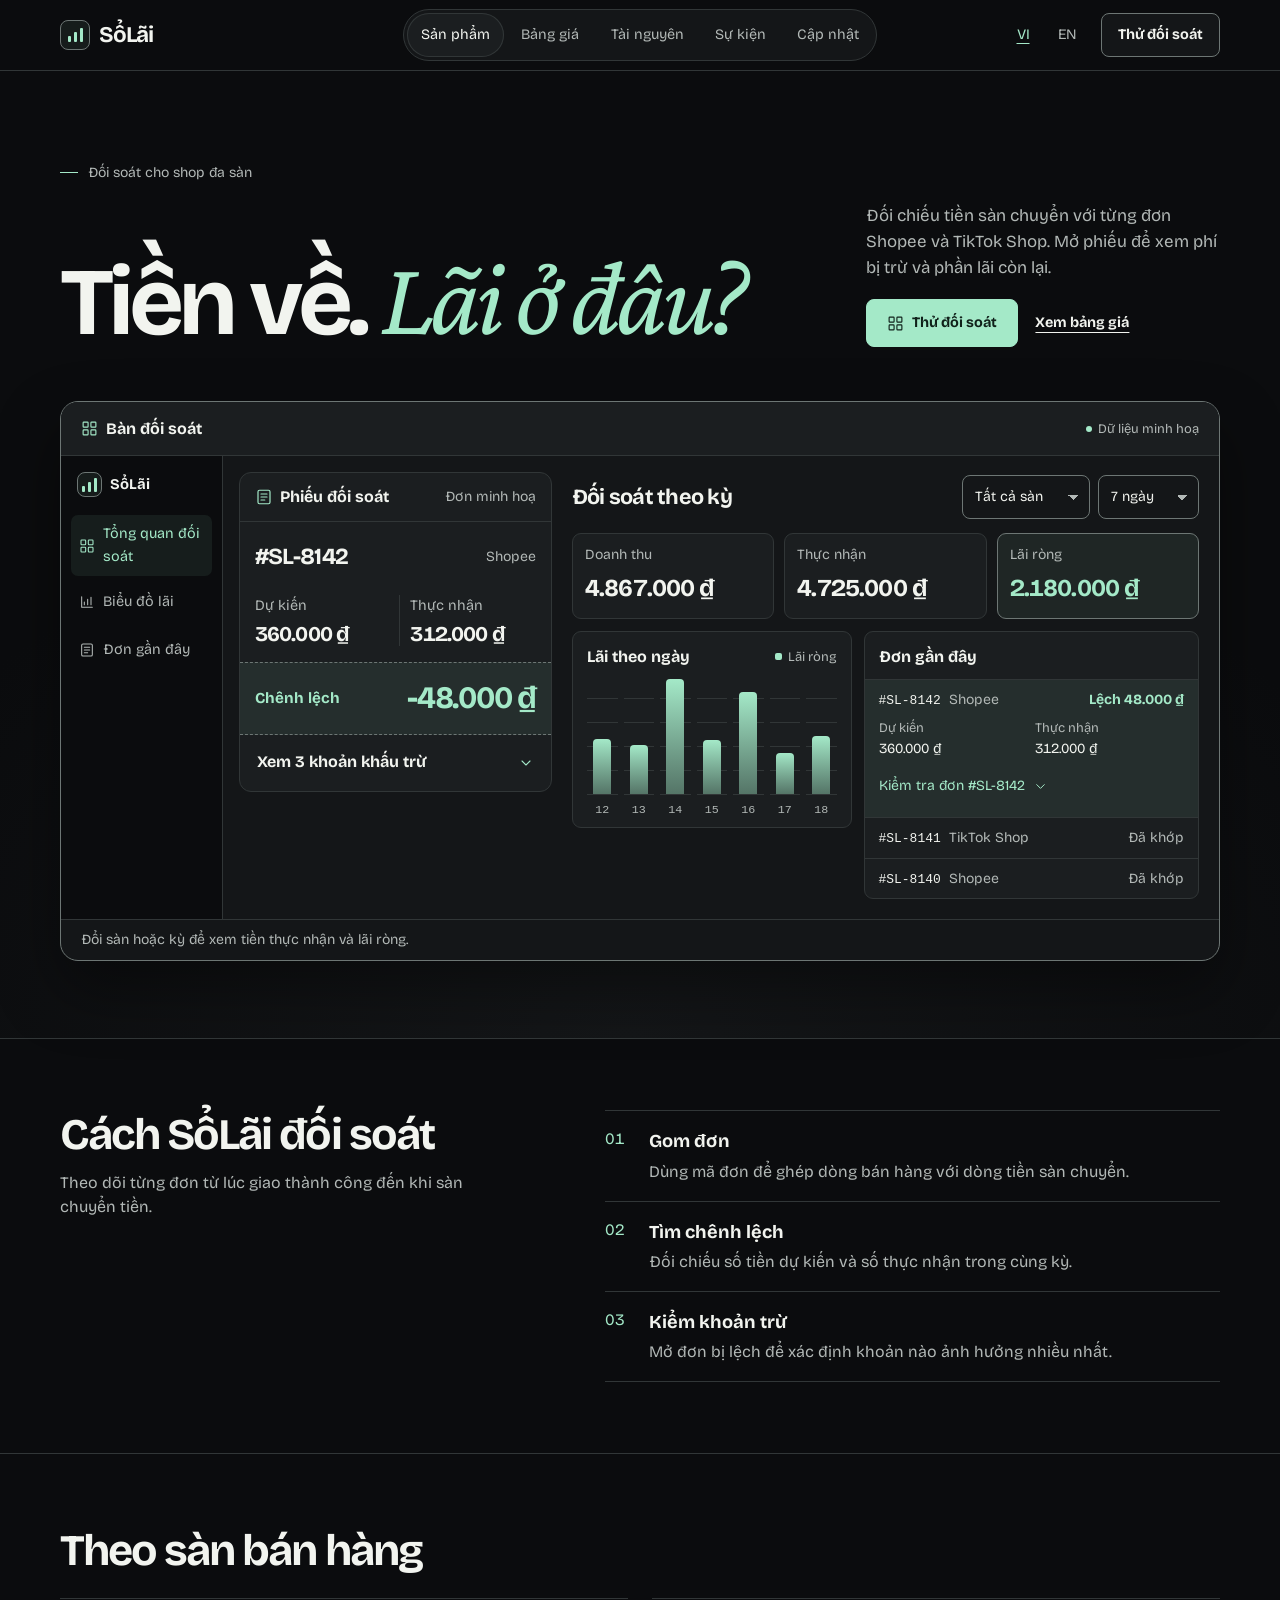
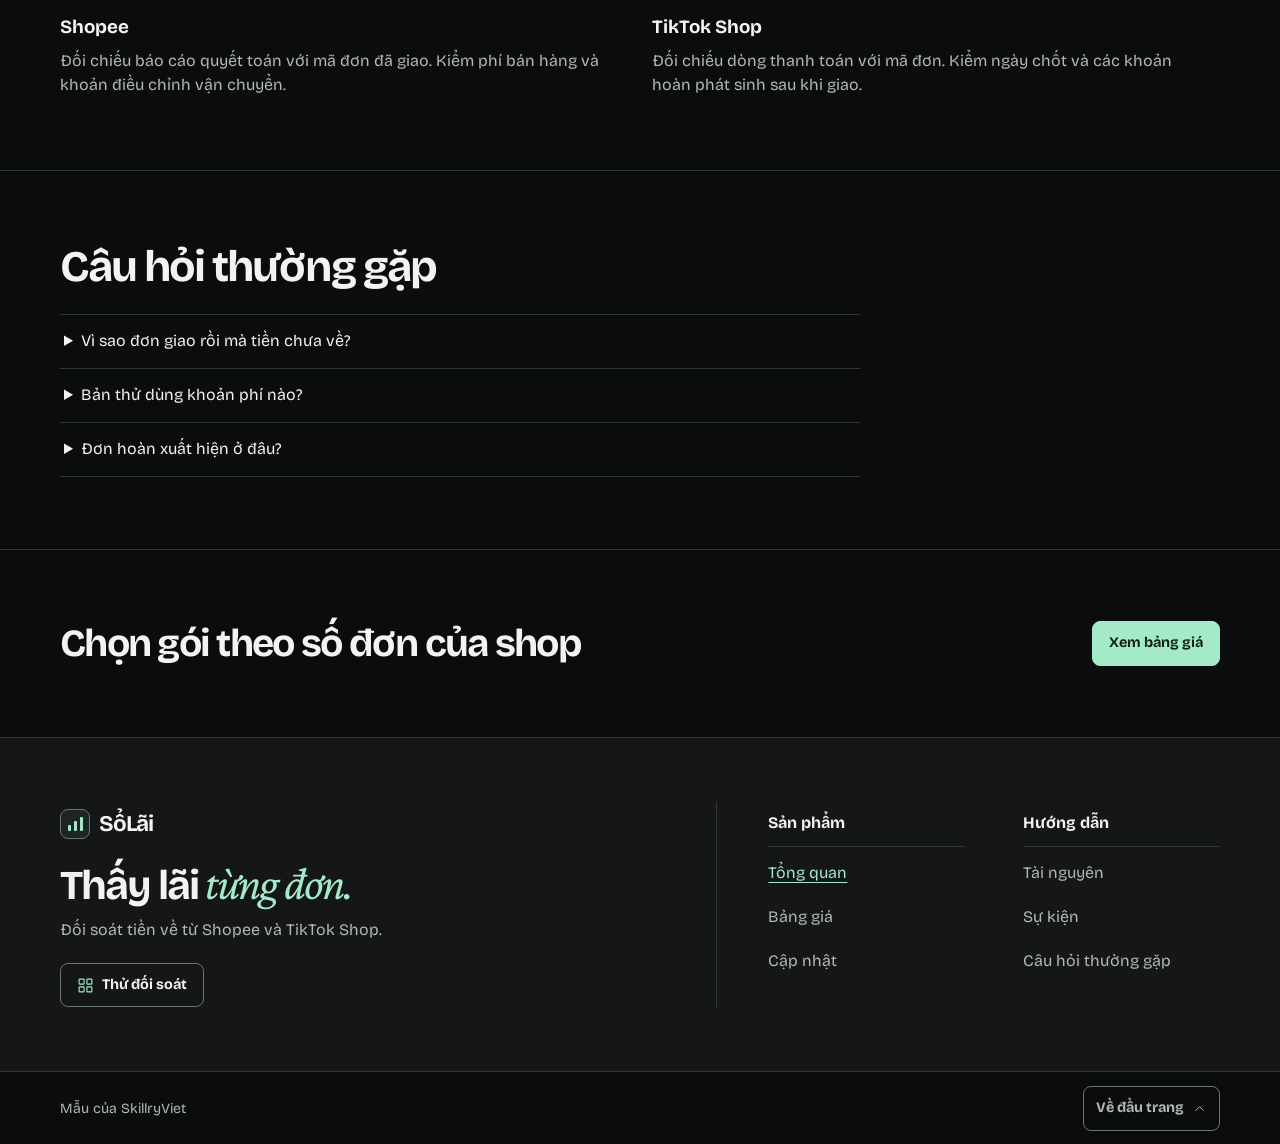
<file: templates/mint-noir-saas-site/demo.html>
<!doctype html>
<html lang="vi">
<head>
  <meta charset="utf-8">
  <meta name="viewport" content="width=device-width, initial-scale=1">
  <meta name="description" content="Đối chiếu tiền sàn chuyển với từng đơn Shopee và TikTok Shop. Mở phiếu để xem phí bị trừ và phần lãi còn lại.">
  <meta name="theme-color" content="#0B0C0E">
  <title>SổLãi</title>
  <!--
Copyright 2022 The Bricolage Grotesque Project Authors (https://github.com/ateliertriay/bricolage)

This Font Software is licensed under the SIL Open Font License, Version 1.1.
This license is copied below, and is also available with a FAQ at:
https://openfontlicense.org


—————————————————————————————-
SIL OPEN FONT LICENSE Version 1.1 - 26 February 2007
—————————————————————————————-

PREAMBLE
The goals of the Open Font License (OFL) are to stimulate worldwide
development of collaborative font projects, to support the font creation
efforts of academic and linguistic communities, and to provide a free and
open framework in which fonts may be shared and improved in partnership
with others.

The OFL allows the licensed fonts to be used, studied, modified and
redistributed freely as long as they are not sold by themselves. The
fonts, including any derivative works, can be bundled, embedded, 
redistributed and/or sold with any software provided that any reserved
names are not used by derivative works. The fonts and derivatives,
however, cannot be released under any other type of license. The
requirement for fonts to remain under this license does not apply
to any document created using the fonts or their derivatives.

DEFINITIONS
"Font Software" refers to the set of files released by the Copyright
Holder(s) under this license and clearly marked as such. This may
include source files, build scripts and documentation.

"Reserved Font Name" refers to any names specified as such after the
copyright statement(s).

"Original Version" refers to the collection of Font Software components as
distributed by the Copyright Holder(s).

"Modified Version" refers to any derivative made by adding to, deleting,
or substituting — in part or in whole — any of the components of the
Original Version, by changing formats or by porting the Font Software to a
new environment.

"Author" refers to any designer, engineer, programmer, technical
writer or other person who contributed to the Font Software.

PERMISSION & CONDITIONS
Permission is hereby granted, free of charge, to any person obtaining
a copy of the Font Software, to use, study, copy, merge, embed, modify,
redistribute, and sell modified and unmodified copies of the Font
Software, subject to the following conditions:

1) Neither the Font Software nor any of its individual components,
in Original or Modified Versions, may be sold by itself.

2) Original or Modified Versions of the Font Software may be bundled,
redistributed and/or sold with any software, provided that each copy
contains the above copyright notice and this license. These can be
included either as stand-alone text files, human-readable headers or
in the appropriate machine-readable metadata fields within text or
binary files as long as those fields can be easily viewed by the user.

3) No Modified Version of the Font Software may use the Reserved Font
Name(s) unless explicit written permission is granted by the corresponding
Copyright Holder. This restriction only applies to the primary font name as
presented to the users.

4) The name(s) of the Copyright Holder(s) or the Author(s) of the Font
Software shall not be used to promote, endorse or advertise any
Modified Version, except to acknowledge the contribution(s) of the
Copyright Holder(s) and the Author(s) or with their explicit written
permission.

5) The Font Software, modified or unmodified, in part or in whole,
must be distributed entirely under this license, and must not be
distributed under any other license. The requirement for fonts to
remain under this license does not apply to any document created
using the Font Software.

TERMINATION
This license becomes null and void if any of the above conditions are
not met.

DISCLAIMER
THE FONT SOFTWARE IS PROVIDED "AS IS", WITHOUT WARRANTY OF ANY KIND,
EXPRESS OR IMPLIED, INCLUDING BUT NOT LIMITED TO ANY WARRANTIES OF
MERCHANTABILITY, FITNESS FOR A PARTICULAR PURPOSE AND NONINFRINGEMENT
OF COPYRIGHT, PATENT, TRADEMARK, OR OTHER RIGHT. IN NO EVENT SHALL THE
COPYRIGHT HOLDER BE LIABLE FOR ANY CLAIM, DAMAGES OR OTHER LIABILITY,
INCLUDING ANY GENERAL, SPECIAL, INDIRECT, INCIDENTAL, OR CONSEQUENTIAL
DAMAGES, WHETHER IN AN ACTION OF CONTRACT, TORT OR OTHERWISE, ARISING
FROM, OUT OF THE USE OR INABILITY TO USE THE FONT SOFTWARE OR FROM
OTHER DEALINGS IN THE FONT SOFTWARE.

Copyright 2018 The Crimson Pro Project Authors (https://github.com/Fonthausen/CrimsonPro)

This Font Software is licensed under the SIL Open Font License, Version 1.1.
This license is copied below, and is also available with a FAQ at:
https://openfontlicense.org


—————————————————————————————-
SIL OPEN FONT LICENSE Version 1.1 - 26 February 2007
—————————————————————————————-

PREAMBLE
The goals of the Open Font License (OFL) are to stimulate worldwide
development of collaborative font projects, to support the font creation
efforts of academic and linguistic communities, and to provide a free and
open framework in which fonts may be shared and improved in partnership
with others.

The OFL allows the licensed fonts to be used, studied, modified and
redistributed freely as long as they are not sold by themselves. The
fonts, including any derivative works, can be bundled, embedded, 
redistributed and/or sold with any software provided that any reserved
names are not used by derivative works. The fonts and derivatives,
however, cannot be released under any other type of license. The
requirement for fonts to remain under this license does not apply
to any document created using the fonts or their derivatives.

DEFINITIONS
"Font Software" refers to the set of files released by the Copyright
Holder(s) under this license and clearly marked as such. This may
include source files, build scripts and documentation.

"Reserved Font Name" refers to any names specified as such after the
copyright statement(s).

"Original Version" refers to the collection of Font Software components as
distributed by the Copyright Holder(s).

"Modified Version" refers to any derivative made by adding to, deleting,
or substituting — in part or in whole — any of the components of the
Original Version, by changing formats or by porting the Font Software to a
new environment.

"Author" refers to any designer, engineer, programmer, technical
writer or other person who contributed to the Font Software.

PERMISSION & CONDITIONS
Permission is hereby granted, free of charge, to any person obtaining
a copy of the Font Software, to use, study, copy, merge, embed, modify,
redistribute, and sell modified and unmodified copies of the Font
Software, subject to the following conditions:

1) Neither the Font Software nor any of its individual components,
in Original or Modified Versions, may be sold by itself.

2) Original or Modified Versions of the Font Software may be bundled,
redistributed and/or sold with any software, provided that each copy
contains the above copyright notice and this license. These can be
included either as stand-alone text files, human-readable headers or
in the appropriate machine-readable metadata fields within text or
binary files as long as those fields can be easily viewed by the user.

3) No Modified Version of the Font Software may use the Reserved Font
Name(s) unless explicit written permission is granted by the corresponding
Copyright Holder. This restriction only applies to the primary font name as
presented to the users.

4) The name(s) of the Copyright Holder(s) or the Author(s) of the Font
Software shall not be used to promote, endorse or advertise any
Modified Version, except to acknowledge the contribution(s) of the
Copyright Holder(s) and the Author(s) or with their explicit written
permission.

5) The Font Software, modified or unmodified, in part or in whole,
must be distributed entirely under this license, and must not be
distributed under any other license. The requirement for fonts to
remain under this license does not apply to any document created
using the Font Software.

TERMINATION
This license becomes null and void if any of the above conditions are
not met.

DISCLAIMER
THE FONT SOFTWARE IS PROVIDED "AS IS", WITHOUT WARRANTY OF ANY KIND,
EXPRESS OR IMPLIED, INCLUDING BUT NOT LIMITED TO ANY WARRANTIES OF
MERCHANTABILITY, FITNESS FOR A PARTICULAR PURPOSE AND NONINFRINGEMENT
OF COPYRIGHT, PATENT, TRADEMARK, OR OTHER RIGHT. IN NO EVENT SHALL THE
COPYRIGHT HOLDER BE LIABLE FOR ANY CLAIM, DAMAGES OR OTHER LIABILITY,
INCLUDING ANY GENERAL, SPECIAL, INDIRECT, INCIDENTAL, OR CONSEQUENTIAL
DAMAGES, WHETHER IN AN ACTION OF CONTRACT, TORT OR OTHERWISE, ARISING
FROM, OUT OF THE USE OR INABILITY TO USE THE FONT SOFTWARE OR FROM
OTHER DEALINGS IN THE FONT SOFTWARE.
-->
  <style>
@font-face{font-family:"Bricolage Grotesque";font-style:normal;font-weight:400;font-display:swap;src:url([data-uri]) format("woff")}
@font-face{font-family:"Bricolage Grotesque";font-style:normal;font-weight:700;font-display:swap;src:url([data-uri]) format("woff")}
@font-face{font-family:"Crimson Pro";font-style:italic;font-weight:400;font-display:swap;src:url([data-uri]) format("woff")}
:root {
  color-scheme: dark;
  --bg: #0b0c0e;
  --surface: #141618;
  --panel: #1b1e20;
  --line: #313637;
  --control-line: #6d7674;
  --text: #f2f4ef;
  --muted: #b2b8b6;
  --accent: #a4e9c8;
  --ink: #10211a;
  --tint: #a4e9c813;
  --sans: "Bricolage Grotesque", "Segoe UI", system-ui, sans-serif;
  --serif: "Crimson Pro", Georgia, serif;
  --mono: ui-monospace, Consolas, monospace;
  --width: 1160px;
}
*, *::before, *::after { box-sizing: border-box; }
html { scroll-padding-top: 92px; }
body { margin: 0; background: var(--bg); color: var(--text); font: 1rem/1.55 var(--sans); }
h1, h2, h3, p, dd, .release, .order-detail dt, .control { overflow-wrap: anywhere; }
a { color: inherit; text-decoration: none; }
button, select, input { font: inherit; color: inherit; }
button, select, summary { cursor: pointer; }
:focus-visible { outline: 2px solid var(--accent); outline-offset: 4px; }
[hidden] { display: none !important; }
p, h1, h2, h3, ul, ol, dl, dd, figure { margin: 0; }
h1, h2, h3 { line-height: 1.15; }
h1, h2 { text-wrap: balance; }
h1 { font-size: clamp(2.65rem, 6.1vw, 5.35rem); line-height: .99; letter-spacing: -.058em; }
h1 em, .section-title em { color: var(--accent); font: italic 400 1.13em/.92 var(--serif); letter-spacing: -.048em; }
.wrap { width: min(calc(100% - 80px), var(--width)); margin-inline: auto; }
.icon { width: 20px; height: 20px; display: inline-block; flex: 0 0 auto; vertical-align: middle; }
.skip { position: fixed; left: 16px; top: 12px; z-index: 6; transform: translateY(-200%); }
.skip:focus { transform: none; }

.site-header { position: sticky; top: 0; z-index: 3; border-bottom: 1px solid var(--line); background: var(--bg); }
.header-inner { min-height: 70px; display: grid; grid-template-columns: 1fr auto 1fr; align-items: center; gap: 24px; }
.brand { display: inline-flex; align-items: center; width: fit-content; max-width: 100%; min-width: 0; min-height: 44px; gap: 9px; font-weight: 700; font-size: 1.4rem; letter-spacing: -.045em; white-space: nowrap; }
.brand-name { overflow: hidden; text-overflow: ellipsis; }
.brand-mark { display: grid; flex: 0 0 auto; grid-template-columns: repeat(3, 3px); gap: 3px; align-items: end; justify-content: center; padding-bottom: 7px; width: 30px; height: 30px; border: 1px solid var(--control-line); border-radius: 8px; background: var(--tint); }
.brand-mark i { height: 6px; background: var(--accent); border-radius: 1px; }
.brand-mark i:nth-child(2) { height: 10px; }
.brand-mark i:nth-child(3) { height: 14px; }
.nav { display: flex; align-items: center; gap: 3px; padding: 3px; border: 1px solid var(--line); border-radius: 100px; background: var(--surface); }
.nav a { display: flex; align-items: center; min-height: 44px; padding-inline: clamp(10px, 1.1vw, 15px); border-radius: 100px; color: var(--muted); font-size: .9rem; white-space: nowrap; }
.nav a:hover, .nav a[aria-current="page"] { color: var(--text); }
.nav a[aria-current="page"] { background: var(--panel); box-shadow: inset 0 0 0 1px var(--line); }
.header-actions, .segments, .filters, .actions { display: flex; align-items: center; gap: 8px; }
.header-actions { justify-self: end; gap: 12px; }
.filters, .actions { flex-wrap: wrap; gap: 12px; }
.segments { width: fit-content; padding: 3px; gap: 2px; border: 1px solid var(--control-line); border-radius: 9px; background: var(--surface); }
.segments button, .chip { border: 1px solid transparent; padding: 7px 13px; min-height: 44px; min-width: 44px; border-radius: 6px; background: transparent; color: var(--muted); font-size: .9rem; }
.segments button[aria-pressed="true"], .chip[aria-pressed="true"] { background: var(--tint); color: var(--accent); }
.chip { border-color: var(--control-line); border-radius: 8px; }
.chip[aria-pressed="true"] { border-color: var(--accent); }
.segments button:hover, .chip:hover { color: var(--text); }
#language { border: 0; padding: 0; background: transparent; gap: 0; }
#language button { padding-inline: 7px; }
#language button[aria-pressed="true"] { background: none; color: var(--accent); text-decoration: underline; text-underline-offset: 4px; }
.button { display: inline-flex; align-items: center; justify-content: center; gap: 8px; border-radius: 8px; border: 1px solid var(--control-line); padding: 10px 16px; min-height: 44px; background: var(--surface); color: var(--text); font-size: .9rem; font-weight: 700; text-align: center; }
.button .icon { width: 17px; height: 17px; }
.button:hover { border-color: var(--accent); }
.button.primary { background: var(--accent); color: var(--ink); border-color: var(--accent); }
.button.primary:hover { filter: brightness(1.10); }
.button:active { filter: brightness(.92); }
.menu-toggle { display: none; }

.hero { background: radial-gradient(ellipse 76% 70% at 49% 100%, var(--surface), transparent 85%); }
.hero-inner { padding-block: clamp(44px, 7.1vw, 104px) clamp(42px, 6vw, 86px); }
.hero-copy {
  display: grid;
  grid-template-columns: minmax(0, 2.1fr) minmax(0, 1fr);
  align-items: end;
  gap: 19px clamp(24px, 5vw, 68px);
  margin-bottom: clamp(28px, 4vw, 57px);
}
.eyebrow { grid-column: 1 / -1; display: flex; align-items: center; gap: 10px; width: fit-content; color: var(--muted); font-size: .875rem; }
.eyebrow::before { content: ""; width: 18px; flex: 0 0 18px; height: 1px; background: var(--accent); }
.hero-copy h1 { font-size: clamp(3.4rem, 7.45vw, 6.8rem); line-height: .99; text-wrap: pretty; }
.hero-pitch { display: grid; gap: 18px; align-content: end; padding-bottom: 3px; }
.hero-copy p { max-width: 39ch; color: var(--muted); font-size: clamp(1rem, 1.32vw, 1.125rem); }
.hero-copy .actions { gap: 8px; }
.hero-copy .button { padding-inline: 20px; min-height: 48px; }
.hero-copy .hero-secondary { padding-inline: 8px; background: transparent; border-color: transparent; text-decoration: underline; text-underline-offset: 5px; }
.hero-copy .hero-secondary:hover { color: var(--accent); }

.receipt {
  min-width: 0;
  align-self: start;
  border: 1px solid var(--line);
  border-radius: 12px;
  margin: 16px 0 16px 16px;
  background: var(--panel);
}
.receipt-head, .receipt-order, .receipt-difference, .receipt-details summary {
  display: flex;
  align-items: center;
  justify-content: space-between;
  flex-wrap: wrap;
  gap: 6px 12px;
}
.receipt-head {
  padding: 13px 15px;
  border-bottom: 1px solid var(--line);
}
.receipt-head h3 { display: inline-flex; align-items: center; gap: 7px; font-size: 1rem; }
.receipt-head .icon { width: 18px; height: 18px; color: var(--accent); }
.receipt-order { padding-block: 17px 7px; }
.receipt-order strong { font-size: clamp(1.15rem, 1.8vw, 1.5rem); letter-spacing: -.03em; }
.receipt-order span { color: var(--muted); font-size: .875rem; }
.receipt-body { padding-inline: 15px; }
.receipt-amounts { display: grid; grid-template-columns: repeat(2, minmax(0, 1fr)); gap: 8px; padding-block: 13px 16px; }
.receipt-amounts > div + div { border-inline-start: 1px solid var(--line); padding-inline-start: 10px; }
.receipt-amounts dt { color: var(--muted); font-size: .9rem; }
.receipt-amounts dd, .receipt-difference dd { font-variant-numeric: tabular-nums; font-weight: 700; letter-spacing: -.04em; }
.receipt-amounts dd { margin-top: 5px; font-size: clamp(1.16rem, 1.65vw, 1.5rem); line-height: 1.15; }
.receipt-difference {
  padding: 11px 15px;
  margin-inline: -15px;
  border-top: 1px dashed var(--control-line);
  border-bottom: 1px dashed var(--control-line);
  background: var(--tint);
  color: var(--accent);
}
.receipt-difference dt { font-size: .95rem; font-weight: 700; }
.receipt-difference dd { font-size: clamp(1.34rem, 2.45vw, 1.95rem); }
.receipt-details, .receipt-details:last-child { border: 0; }
.receipt-details summary {
  margin-block: 4px;
  padding: 10px 2px;
  color: var(--text);
  font-weight: 700;
}
.receipt-details summary::-webkit-details-marker { display: none; }
.receipt-details summary:hover { color: var(--accent); }
.receipt-details summary .icon { width: 16px; height: 16px; color: var(--accent); }
.receipt-details[open] summary .icon { transform: rotate(180deg); }
.receipt-details:not([open]) .when-open, .receipt-details[open] .when-closed { display: none; }
.receipt-details .order-detail { padding-block: 14px 19px; }
.receipt-details .order-detail p { padding: 0; }

.ledger { border: 1px solid var(--control-line); border-radius: 18px; background: var(--surface); box-shadow: 0 28px 64px #0006; }
.ledger-header { display: flex; justify-content: space-between; align-items: center; gap: 10px; padding: 11px 20px; min-height: 54px; border-bottom: 1px solid var(--line); background: var(--panel); border-radius: 17px 17px 0 0; }
.ledger-header h2 { display: flex; align-items: center; gap: 8px; font-size: 1rem; }
.ledger-header .icon { color: var(--accent); width: 17px; height: 17px; }
.data-label { display: inline-flex; align-items: center; gap: 6px; color: var(--muted); font-size: .8125rem; }
.data-label::before { content: ""; width: 6px; height: 6px; border-radius: 50%; background: var(--accent); }
.ledger-body { display: grid; grid-template-columns: minmax(134px, .57fr) minmax(270px, 1.16fr) minmax(0, 2.35fr); }
.ledger-rail { display: flex; flex-direction: column; gap: 18px; border-inline-end: 1px solid var(--line); background: var(--bg); padding: 16px 10px; }
.ledger-caption { border-top: 1px solid var(--line); padding: 9px 20px; color: var(--muted); font-size: .875rem; }
.workspace-id, .rail-label { display: flex; align-items: center; gap: 8px; }
.workspace-id { padding: 0 6px; font-size: .925rem; }
.workspace-id strong { min-width: 0; overflow-wrap: anywhere; }
.workspace-id .brand-mark { width: 25px; height: 25px; padding-bottom: 4px; }
.rail-nav { display: grid; gap: 4px; }
.rail-label { min-height: 44px; padding: 8px; border-radius: 7px; color: var(--muted); font-size: .9rem; }
.rail-label .icon { width: 16px; height: 16px; }
.rail-label.current { background: var(--tint); color: var(--accent); }
.rail-label:hover { color: var(--accent); }
.ledger-main { min-width: 0; padding: 19px 20px 20px; }
.dashboard-head, .order-heading, .panel-heading { display: flex; justify-content: space-between; align-items: center; flex-wrap: wrap; gap: 8px 12px; }
.dashboard-head { margin-bottom: 14px; }
.dashboard-head h3 { font-size: 1.35rem; letter-spacing: -.035em; }
.dashboard-head .filters { gap: 8px; }
.dashboard-head select { font-size: .875rem; }
.stats { display: grid; grid-template-columns: repeat(3, minmax(0, 1fr)); gap: 10px; margin-bottom: 12px; }
.stat { min-width: 0; padding: 10px 12px; border: 1px solid var(--line); border-radius: 9px; background: var(--panel); }
.stat:last-child { border-color: var(--control-line); background: var(--tint); }
.stat dt { color: var(--muted); font-size: .875rem; }
.stat dd { margin-top: 4px; font-weight: 700; font-size: clamp(1.06rem, 1.9vw, 1.55rem); font-variant-numeric: tabular-nums; letter-spacing: -.035em; }
.stat:last-child dd { color: var(--accent); }
.dashboard-grid { display: grid; grid-template-columns: minmax(0, 1fr) minmax(0, 1.2fr); grid-template-areas: "chart orders"; align-items: start; gap: 12px; }
.dashboard-panel { min-width: 0; border: 1px solid var(--line); border-radius: 9px; background: var(--panel); }
.panel-heading { padding: 13px 14px 10px; min-height: 44px; }
.panel-heading strong { font-weight: 700; }
.chart { grid-area: chart; padding-bottom: 10px; }
#ledger-orders { grid-area: orders; }
.chart-key { color: var(--muted); font-size: .8125rem; }
.chart-key::before { content: ""; display: inline-block; width: 7px; height: 7px; margin-right: 6px; background: var(--accent); border-radius: 2px; vertical-align: 1px; }
.bar-chart { display: grid; grid-auto-columns: minmax(0, 1fr); grid-auto-flow: column; gap: 6px; padding-inline: 14px; }
.bar-column { min-width: 0; display: grid; grid-template-rows: 116px 22px; text-align: center; }
.bar-track { position: relative; display: flex; align-items: end; justify-content: center; border-bottom: 1px solid var(--line); background: repeating-linear-gradient(to top, transparent 0 23px, var(--line) 23px 24px); }
.bar { position: absolute; bottom: 0; width: 58%; min-width: 6px; height: var(--bar-height); border-radius: 4px 4px 0 0; background: linear-gradient(to top, color-mix(in srgb, var(--accent) 45%, var(--surface)), var(--accent)); }
.diverging .bar-track::before { position: absolute; inset: 50% 0 auto; content: ""; border-top: 1px solid var(--control-line); }
.diverging .bar { bottom: 50%; }
.diverging .bar.negative { top: 50%; bottom: auto; border-radius: 0 0 4px 4px; background: linear-gradient(to bottom, color-mix(in srgb, var(--accent) 45%, var(--surface)), var(--accent)); }
.bar-date { align-self: end; font: .73rem/1.2 var(--mono); color: var(--muted); }
.order-list { padding: 0; list-style: none; }
.panel-empty { padding: 8px 14px 14px; color: var(--muted); font-size: .875rem; }
.order { padding: 9px 14px; border-top: 1px solid var(--line); }
.order.flagged { background: var(--tint); }
.order-identity { display: flex; align-items: baseline; flex-wrap: wrap; gap: 3px 8px; }
.order-identity strong { font: .81rem/1.5 var(--mono); }
.sample, .order-platform, .order-matched { color: var(--muted); font-size: .875rem; }
.order-difference { color: var(--accent); font-size: .875rem; font-weight: 700; }
.order-amounts { display: grid; grid-template-columns: repeat(2, minmax(0, 1fr)); gap: 8px; margin-block: 7px 4px; }
.order-amounts dt { color: var(--muted); font-size: .8125rem; }
.order-amounts dd, .order-detail dd { font-size: .875rem; font-variant-numeric: tabular-nums; }
.order-button { min-height: 44px; padding: 4px 0; border: 0; background: transparent; color: var(--accent); font-size: .875rem; text-align: left; }
.order-button:hover { text-decoration: underline; text-underline-offset: 3px; }
.order-button .icon { width: 15px; height: 15px; margin-inline-start: 4px; }
.order-button[aria-expanded="true"] .icon { transform: rotate(180deg); }
.order-detail { padding: 10px 0 4px; border-top: 1px solid var(--line); color: var(--muted); font-size: .875rem; }
.order-detail p { margin-bottom: 6px; color: var(--text); }
.order-detail dl > div { display: grid; grid-template-columns: minmax(0, 1fr) auto; align-items: baseline; gap: 8px; padding-block: 3px; }
.order-detail dl > div:last-child { border-top: 1px solid var(--line); margin-top: 5px; padding-top: 6px; color: var(--text); }
.site-section { padding-block: clamp(40px, 5.6vw, 76px); }
.section-title { font-size: clamp(1.85rem, 3.4vw, 3.1rem); letter-spacing: -.045em; }
.section-copy { color: var(--muted); margin-top: 10px; max-width: 54ch; }
.process { display: grid; grid-template-columns: minmax(0, .85fr) minmax(0, 1.15fr); gap: clamp(22px, 7vw, 90px); }
.process-list { list-style: none; padding: 0; border-top: 1px solid var(--line); }
.process-list li { display: grid; grid-template-columns: 2rem minmax(0, 1fr); gap: 12px; padding: 16px 0; border-bottom: 1px solid var(--line); color: var(--muted); }
.process-list strong { display: block; margin-bottom: 4px; color: var(--text); font-size: 1.14rem; }
.step-index { color: var(--accent); font-variant-numeric: tabular-nums; }
.market-grid { display: grid; grid-template-columns: repeat(2, minmax(0, 1fr)); gap: 24px; margin-top: 22px; }
.market-grid article { padding: 18px 20px 0 0; border-top: 1px solid var(--line); }
.band { border-top: 1px solid var(--line); }
.feature-band { display: flex; justify-content: space-between; flex-wrap: wrap; align-items: center; gap: 20px; }
.feature-band h2 { max-width: 28ch; font-size: clamp(1.65rem, 3vw, 2.55rem); }

.page { padding-block: clamp(58px, 6.5vw, 94px) 88px; min-height: 56vh; }
.page-head { display: grid; grid-template-columns: minmax(0, 2.1fr) minmax(0, 1fr); align-items: end; gap: 24px 48px; margin-bottom: 34px; padding-bottom: 30px; border-bottom: 1px solid var(--line); }
.page-head h1 { font-size: clamp(2.75rem, 6.3vw, 5.6rem); text-wrap: pretty; }
.page-head p { max-width: 38ch; padding-bottom: 3px; color: var(--muted); font-size: 1.0625rem; }
.page-controls { margin-bottom: 20px; }
.pricing-controls { justify-content: space-between; }
.control { display: flex; align-items: center; gap: 8px; color: var(--muted); font-size: .875rem; }
select, input { min-block-size: 44px; border: 1px solid var(--control-line); border-radius: 8px; background: var(--surface); padding: 8px 12px; }
select { appearance: none; padding-inline-end: 34px; background-image: linear-gradient(45deg, transparent 50%, var(--muted) 50%), linear-gradient(135deg, var(--muted) 50%, transparent 50%); background-position: right 16px center, right 11px center; background-size: 5px 5px; background-repeat: no-repeat; }
input::placeholder { color: var(--muted); }
.card-grid { display: grid; grid-template-columns: repeat(3, minmax(0, 1fr)); gap: 14px; }
.card { min-width: 0; padding: 24px; border: 1px solid var(--line); border-radius: 12px; background: var(--surface); }
.card h2 { margin-top: 6px; font-size: 1.5rem; letter-spacing: -.035em; }
.card p { margin-top: 8px; color: var(--muted); }
#plans { gap: 14px; }
.plan { display: flex; flex-direction: column; padding: clamp(18px, 2.35vw, 30px); border-radius: 16px; background: var(--surface); }
.plan.highlighted { border-color: var(--accent); background: linear-gradient(155deg, var(--tint), transparent 64%), var(--surface); }
.plan-title { display: flex; align-items: baseline; flex-wrap: wrap; gap: 4px 10px; }
.label { color: var(--accent); font-size: .875rem; }
.price-line { margin-block: 18px 14px; }
.price { color: var(--text); font-size: clamp(1.75rem, 3.6vw, 3.25rem); letter-spacing: -.055em; line-height: 1.1; }
.plan ul { display: grid; gap: 9px; margin-bottom: 22px; list-style: none; padding: 16px 0 0; border-top: 1px solid var(--line); }
.plan li { display: flex; align-items: start; gap: 8px; color: var(--muted); }
.plan li .icon { width: 16px; height: 16px; margin-top: 4px; color: var(--accent); }
.plan .button { align-self: stretch; margin-top: auto; }
.note { margin-top: 14px; color: var(--muted); font-size: .9rem; }
.faq { max-width: 800px; }
.page .faq { margin-top: 56px; }
.faq .section-title { margin-bottom: 22px; }
details { border-top: 1px solid var(--line); }
details:last-child { border-bottom: 1px solid var(--line); }
details summary { min-height: 48px; padding: 14px 4px; }
details p { padding: 0 16px 16px 20px; max-width: 69ch; color: var(--muted); }
.resource-index { display: grid; grid-template-columns: minmax(0, 255px) minmax(0, 1fr); align-items: start; gap: clamp(24px, 4vw, 56px); }
.resource-controls { display: grid; gap: 20px; padding: 17px; border: 1px solid var(--line); border-radius: 12px; background: var(--surface); }
.resource-search { display: grid; gap: 6px; }
.resource-search label, .resource-topic-label { color: var(--muted); font-size: .875rem; }
.resource-topic-label { margin-bottom: 6px; }
.resource-controls .filters { gap: 8px; }
.query-wrap { position: relative; }
.query-wrap .icon { position: absolute; inset: 13px auto auto 12px; width: 18px; height: 18px; pointer-events: none; color: var(--muted); }
.query { inline-size: 100%; padding-inline-start: 37px; }
.resource-feedback { display: flex; align-items: center; justify-content: space-between; flex-wrap: wrap; gap: 8px; min-height: 44px; margin-bottom: 8px; }
.results { color: var(--muted); font-size: .875rem; }
.resource-list { border-bottom: 1px solid var(--line); }
.resource-list:empty { border: 0; }
.resource-item {
  display: grid;
  grid-template-columns: minmax(104px, 1fr) minmax(0, 3.4fr) auto;
  align-items: center;
  gap: 16px 20px;
  padding-block: 18px;
  border-top: 1px solid var(--line);
}
.resource-item h2 { font-size: clamp(1.125rem, 2vw, 1.45rem); letter-spacing: -.025em; text-wrap: pretty; }
.resource-item p { margin-top: 6px; color: var(--muted); }
.resource-item .button { justify-self: start; background: transparent; }
.event-hero.card { display: grid; grid-template-columns: minmax(0, 1.6fr) minmax(0, 1fr); align-items: stretch; padding: 0; margin-bottom: 44px; overflow: hidden; border-radius: 16px; }
.event-hero > div { padding: clamp(18px, 4vw, 43px); }
.event-hero h2 { margin-top: 9px; font-size: clamp(1.9rem, 3.9vw, 3.45rem); }
.event-hero > div > p { max-width: 55ch; }
.event-date { display: flex; align-items: start; gap: 8px; margin-block: 14px 10px; color: var(--muted); }
.event-date .icon { color: var(--accent); }
.event-date div { min-width: 0; }
.event-date span { white-space: nowrap; }
.event-date time { color: var(--text); }
.countdown { display: grid; grid-template-columns: repeat(4, minmax(0, 1fr)); width: min(100%, 480px); margin-top: 24px; border-block: 1px solid var(--line); }
.countdown div { display: grid; justify-items: center; align-content: center; gap: 4px; min-height: 83px; padding: 5px; }
.countdown div + div { border-inline-start: 1px solid var(--line); }
.countdown strong { color: var(--accent); font: 700 clamp(1.6rem, 4vw, 2.65rem)/1 var(--sans); font-variant-numeric: tabular-nums; }
.countdown span { color: var(--muted); font-size: .875rem; }
.countdown div { min-width: 0; }
.form { display: grid; gap: 8px; min-width: 0; }
.event-hero .form { align-content: center; padding: clamp(20px, 3.7vw, 38px); border-inline-start: 1px dashed var(--control-line); background: var(--panel); }
.form input { min-width: 0; width: 100%; }
.form .button { margin-top: 4px; }
.status { color: var(--accent); font-size: .9rem; }
.status:empty { margin-top: -8px; }
.form [aria-invalid="true"] { border-color: var(--accent); }
.form select { width: 100%; }
.agenda { margin-top: 16px; }
.agenda .card { border: 0; border-radius: 0; border-top: 1px solid var(--line); background: transparent; padding-inline: 0; }
.timeline { margin-top: 28px; border-top: 1px solid var(--line); }
.release { display: grid; grid-template-columns: minmax(140px, .78fr) minmax(0, 2.8fr); gap: clamp(20px, 4.5vw, 56px); padding: clamp(23px, 3vw, 38px) 0; border-bottom: 1px solid var(--line); }
.release-meta { display: flex; flex-direction: column; gap: 7px; align-self: stretch; padding-inline-start: 16px; border-inline-start: 1px solid var(--control-line); color: var(--muted); font-size: .875rem; }
.release:first-child .release-meta { border-inline-start: 2px solid var(--accent); padding-inline-start: 15px; }
.release-meta strong { width: fit-content; color: var(--text); font: 700 clamp(1.1rem, 1.8vw, 1.45rem)/1.3 var(--sans); font-variant-numeric: tabular-nums; }
.release h2 { font-size: clamp(1.45rem, 3vw, 2.1rem); margin: 5px 0 7px; }
.release p { color: var(--muted); max-width: 64ch; }
#older { margin-top: 20px; }

.footer {
  background: var(--surface);
  border-top: 1px solid var(--line);
}
.footer-inner {
  display: grid;
  grid-template-columns: minmax(0, 1.15fr) minmax(0, 1fr);
  gap: clamp(28px, 6vw, 88px);
  padding-block: clamp(32px, 5.2vw, 64px);
}
.footer-brand .brand:hover { color: var(--accent); }
.footer-title { margin-top: 16px; font-size: clamp(1.85rem, 3.2vw, 2.85rem); }
.footer-brand p { margin: 9px 0 20px; max-width: 40ch; color: var(--muted); }
.footer-demo { background: transparent; }
.footer-demo .icon { color: var(--accent); }
.footer-nav {
  display: grid;
  grid-template-columns: repeat(2, minmax(0, 1fr));
  align-items: start;
  gap: clamp(16px, 4.5vw, 64px);
  border-inline-start: 1px solid var(--line);
  padding-inline-start: clamp(24px, 4vw, 58px);
}
.footer-group h2 {
  margin-bottom: 5px;
  padding-block: 12px 13px;
  border-bottom: 1px solid var(--line);
  font-size: 1rem;
}
.footer-group ul { list-style: none; padding: 0; }
.footer-group a {
  display: inline-flex;
  align-items: center;
  min-height: 44px;
  padding-block: 4px;
  color: var(--muted);
  text-underline-offset: 4px;
}
.footer-group a:hover, .footer-group a[aria-current="page"] { color: var(--accent); text-decoration: underline; }
.footer-meta { border-top: 1px solid var(--line); background: var(--bg); }
.footer-meta-inner {
  display: grid;
  grid-template-columns: minmax(0, 1fr) auto;
  align-items: center;
  gap: 8px 24px;
  min-height: 72px;
  padding-block: 10px;
  color: var(--muted);
  font-size: .875rem;
}
.footer-top { background: transparent; color: var(--muted); padding-inline: 12px; }
.footer-top:hover { color: var(--accent); }
.footer-top .icon { width: 15px; height: 15px; transform: rotate(180deg); }
dialog { width: min(calc(100% - 32px), 590px); max-height: calc(100% - 36px); padding: 0; border: 1px solid var(--control-line); border-radius: 12px; background: var(--panel); color: var(--text); }
dialog::backdrop { background: #070a0cd9; }
.dialog-top { display: flex; justify-content: space-between; align-items: start; gap: 12px; padding: 18px 22px; border-bottom: 1px solid var(--line); }
.dialog-top h2 { margin-top: 7px; font-size: clamp(1.3rem, 4vw, 1.75rem); }
.dialog-body { display: grid; gap: 12px; padding: 18px 22px 24px; }
.dialog-body > p { color: var(--muted); }
@media (prefers-reduced-motion: no-preference) {
  .button, .chip, .nav a, .rail-label, .footer-group a { transition: color .16s, background-color .16s, border-color .16s, filter .16s; }
}
@media (max-width: 950px) {
  .wrap { width: calc(100% - 48px); }
  .header-cta { display: none; }
  .card { padding: 18px; }
  .ledger-body { grid-template-columns: minmax(255px, .82fr) minmax(0, 1.5fr); }
  .ledger-rail { display: none; }
  .resource-index { grid-template-columns: minmax(0, 216px) minmax(0, 1fr); }
}
@media (max-width: 730px) {
  html { scroll-padding-top: 78px; }
  .header-inner { min-height: 62px; grid-template-columns: minmax(0, 1fr) auto; gap: 6px; }
  .header-actions { gap: 4px; }
  .menu-toggle { display: inline-flex; width: 44px; padding: 0; }
  .nav { position: absolute; inset: 100% 0 auto; display: none; align-items: stretch; flex-direction: column; gap: 2px; max-height: calc(100dvh - 63px); overflow-y: auto; padding: 6px 16px; border-radius: 0; background: var(--surface); }
  .nav.is-open { display: flex; }
  .nav a { border-radius: 7px; }
  .hero-copy, .page-head, .process, .resource-index { grid-template-columns: minmax(0, 1fr); }
  .hero-inner { padding-top: 42px; }
  .hero-copy { gap: 15px; }
  .hero-copy h1 { font-size: clamp(3.25rem, 10.7vw, 5.3rem); text-wrap: balance; }
  .hero-pitch { gap: 14px; padding-bottom: 0; }
  .ledger-body { display: block; }
  .receipt { margin: 12px 12px 0; }
  .card-grid { grid-template-columns: repeat(2, minmax(0, 1fr)); }
  #plans { grid-template-columns: minmax(0, 1fr); }
  .resource-item { grid-template-columns: minmax(0, 1fr) auto; gap: 8px 14px; }
  .resource-item .label { grid-column: 1 / -1; }
  .page { padding-block: 45px 58px; }
  .page-head { gap: 14px; padding-bottom: 23px; }
  .event-hero.card { grid-template-columns: minmax(0, 1fr); }
  .event-hero .form { border-inline-start: 0; border-top: 1px dashed var(--control-line); }
  .footer-inner { grid-template-columns: minmax(0, 1fr); gap: 28px; }
  .footer-nav { border-inline-start: 0; padding-inline-start: 0; }
}
@media (max-width: 520px) {
  .wrap { width: calc(100% - 32px); }
  .hero-inner { padding-block: 34px 38px; }
  .hero-copy { margin-bottom: 23px; }
  .hero-copy .button { padding-inline: 12px; }
  .receipt-head { padding-block: 10px; }
  .ledger-header, .ledger-caption { padding-inline: 12px; gap: 6px; }
  .ledger-main { padding: 17px 12px 12px; }
  .dashboard-head h3 { font-size: 1.22rem; }
  .dashboard-head .filters { width: 100%; }
  .dashboard-head select { flex: 1 1 105px; min-width: 0; width: 100%; }
  .stats { gap: 5px; }
  .stat { padding: 8px 5px; }
  .stat dt { font-size: .8125rem; }
  .stat dd { font-size: clamp(.875rem, 4vw, 1.08rem); overflow-wrap: anywhere; }
  .dashboard-grid, .card-grid, .resource-item, .market-grid { grid-template-columns: minmax(0, 1fr); }
  .dashboard-grid { grid-template-areas: "chart" "orders"; }
  .page-head { margin-bottom: 25px; }
  .release { grid-template-columns: minmax(0, 1fr); gap: 10px; padding-block: 18px 22px; }
  .release-meta, .release:first-child .release-meta { flex-direction: row; align-items: center; flex-wrap: wrap; gap: 8px; padding-inline-start: 9px; }
  .footer-nav { gap: 18px; }
  .footer-meta-inner { gap: 8px 12px; }
}

  </style>
</head>
<body>
  <a class="button skip" id="skip" href="#main">Đến nội dung</a>
  <header class="site-header">
    <div class="wrap header-inner">
      <a class="brand" href="#/product" data-page-link="product"><span class="brand-mark" aria-hidden="true"><i></i><i></i><i></i></span><span class="brand-name">SổLãi</span></a>
      <nav class="nav" id="nav" aria-label="Điều hướng chính"></nav>
      <div class="header-actions">
        <div class="segments" id="language" role="group" aria-label="Ngôn ngữ">
          <button type="button" data-language="vi" lang="vi" aria-label="Tiếng Việt" aria-pressed="true">VI</button>
          <button type="button" data-language="en" lang="en" aria-label="English" aria-pressed="false">EN</button>
        </div>
        <a class="button header-cta" href="#/product/demo" data-page-link="product/demo"></a>
        <button class="button menu-toggle" id="menu-toggle" type="button" aria-label="Menu" aria-expanded="false" aria-controls="nav"></button>
      </div>
    </div>
  </header>
  <main id="main" tabindex="-1"><noscript>Mở JavaScript để dùng bản thử. Enable JavaScript to use the demo.</noscript></main>
  <footer class="footer">
    <div class="wrap footer-inner">
      <div class="footer-brand">
        <a class="brand" href="#/product" data-page-link="product"><span class="brand-mark" aria-hidden="true"><i></i><i></i><i></i></span><span class="brand-name">SổLãi</span></a>
        <h2 class="section-title footer-title" id="footer-title"></h2>
        <p id="footer-copy"></p>
        <a class="button footer-demo" id="footer-demo" href="#/product/demo" data-page-link="product/demo"></a>
      </div>
      <nav class="footer-nav" id="footer-nav" aria-label="Liên kết cuối trang"></nav>
    </div>
    <div class="footer-meta">
      <div class="wrap footer-meta-inner">
        <p id="footer-credit"></p>
        <a class="button footer-top" id="footer-top" href="#main"></a>
      </div>
    </div>
  </footer>
  <dialog id="detail" aria-labelledby="detail-title">
    <div class="dialog-top">
      <h2 id="detail-title"></h2>
      <button class="button" id="close-detail" type="button">Đóng</button>
    </div>
    <div class="dialog-body" id="detail-body"></div>
  </dialog>
  <script id="site-data" type="application/json">{"brand":"SổLãi","recordPrefix":"SL","referenceDate":"2026-11-18","sources":{"shopee":"Shopee","tiktok":"TikTok Shop"},"records":[{"number":8142,"daysAgo":0,"source":"shopee","expected":360000,"cost":164000,"adjustments":{"selling":28000,"shipping":12000,"payment":8000}},{"number":8141,"daysAgo":0,"source":"tiktok","expected":249000,"cost":128000},{"number":8140,"daysAgo":1,"source":"shopee","expected":185000,"cost":92000},{"number":8139,"daysAgo":1,"source":"tiktok","expected":320000,"cost":192000,"adjustments":{"selling":24500,"payment":6500}},{"number":8138,"daysAgo":2,"source":"shopee","expected":570000,"cost":278000},{"number":8137,"daysAgo":2,"source":"tiktok","expected":420000,"cost":210000,"adjustments":{"selling":34000}},{"number":8136,"daysAgo":3,"source":"shopee","expected":440000,"cost":295000},{"number":8135,"daysAgo":3,"source":"tiktok","expected":281000,"cost":178000},{"number":8134,"daysAgo":4,"source":"tiktok","expected":495000,"cost":167000},{"number":8133,"daysAgo":4,"source":"shopee","expected":487000,"cost":260000,"adjustments":{"selling":29000}},{"number":8132,"daysAgo":5,"source":"tiktok","expected":268000,"cost":117000},{"number":8131,"daysAgo":5,"source":"shopee","expected":219000,"cost":143000},{"number":8130,"daysAgo":6,"source":"shopee","expected":354000,"cost":193000},{"number":8129,"daysAgo":6,"source":"tiktok","expected":219000,"cost":128000},{"number":8128,"daysAgo":8,"source":"shopee","expected":648000,"cost":310000},{"number":8127,"daysAgo":11,"source":"tiktok","expected":782000,"cost":407000},{"number":8126,"daysAgo":13,"source":"shopee","expected":219000,"cost":110000},{"number":8125,"daysAgo":16,"source":"tiktok","expected":915000,"cost":456000},{"number":8124,"daysAgo":20,"source":"shopee","expected":350000,"cost":240000},{"number":8123,"daysAgo":22,"source":"tiktok","expected":434000,"cost":207000},{"number":8122,"daysAgo":26,"source":"shopee","expected":609000,"cost":301000},{"number":8121,"daysAgo":28,"source":"tiktok","expected":328000,"cost":167000}],"annualMonths":10,"plans":[{"monthly":{"VND":0,"USD":0}},{"monthly":{"VND":249000,"USD":10},"featured":true},{"monthly":{"VND":649000,"USD":26}}],"articleTopics":["start","cod","margin","cod","margin","start"],"workshop":{"weekday":3,"hour":19,"minute":0},"releases":[{"date":"2026-11-18","version":"1.4.0","type":"new"},{"date":"2026-11-04","version":"1.3.0","type":"improved"},{"date":"2026-10-21","version":"1.2.1","type":"fix"},{"date":"2026-10-07","version":"1.2.0","type":"new"},{"date":"2026-09-23","version":"1.1.0","type":"improved"},{"date":"2026-09-09","version":"1.0.1","type":"fix"}],"content":{"vi":{"footer":{"title":["Thấy lãi","từng đơn."],"description":"Đối soát tiền về từ Shopee và TikTok Shop.","navigation":"Liên kết cuối trang","demo":"Thử đối soát","credit":"Mẫu của SkillryViet","top":"Về đầu trang","groups":[["Sản phẩm",[["Tổng quan","product"],["Bảng giá","pricing"],["Cập nhật","changelog"]]],["Hướng dẫn",[["Tài nguyên","resources"],["Sự kiện","events"],["Câu hỏi thường gặp","product/faq"]]]]},"category":"Đối soát cho shop đa sàn","headline":["Tiền về.","Lãi ở đâu?"],"intro":"Đối chiếu tiền sàn chuyển với từng đơn Shopee và TikTok Shop. Mở phiếu để xem phí bị trừ và phần lãi còn lại.","receipt":"Phiếu đối soát","sampleOrder":"Đơn minh hoạ","adjustment":"Chênh lệch","hideFees":"Thu gọn chi tiết","demoTitle":"Đối soát theo kỳ","demoIntro":"Đổi sàn hoặc kỳ để xem tiền thực nhận và lãi ròng.","ledger":"Bàn đối soát","sampleData":"Dữ liệu minh hoạ","expected":"Dự kiến","received":"Thực nhận","summary":"Tổng quan đối soát","ledgerOrders":"Đơn gần đây","profitTrend":"Biểu đồ lãi","chartTitles":["Lãi theo ngày","Lãi theo nhóm 5 ngày"],"stats":["Doanh thu","Thực nhận","Lãi ròng"],"allPlatforms":"Tất cả sàn","platform":"Sàn bán hàng","period":"Kỳ đối soát","periods":["7 ngày","30 ngày"],"mismatch":"Lệch","matched":"Đã khớp","inspect":"Kiểm tra đơn","collapse":"Thu gọn đơn","biggest":"Khoản trừ lớn nhất","total":"Tổng khấu trừ","fees":{"selling":"Phí bán hàng","shipping":"Điều chỉnh phí vận chuyển","payment":"Phí xử lý thanh toán"},"process":"Cách SổLãi đối soát","processIntro":"Theo dõi từng đơn từ lúc giao thành công đến khi sàn chuyển tiền.","steps":[["Gom đơn","Dùng mã đơn để ghép dòng bán hàng với dòng tiền sàn chuyển."],["Tìm chênh lệch","Đối chiếu số tiền dự kiến và số thực nhận trong cùng kỳ."],["Kiểm khoản trừ","Mở đơn bị lệch để xác định khoản nào ảnh hưởng nhiều nhất."]],"marketTitle":"Theo sàn bán hàng","markets":{"shopee":"Đối chiếu báo cáo quyết toán với mã đơn đã giao. Kiểm phí bán hàng và khoản điều chỉnh vận chuyển.","tiktok":"Đối chiếu dòng thanh toán với mã đơn. Kiểm ngày chốt và các khoản hoàn phát sinh sau khi giao."},"productFaqTitle":"Câu hỏi thường gặp","productFaq":[["Vì sao đơn giao rồi mà tiền chưa về?","Đơn có thể nằm ở kỳ quyết toán kế tiếp. Kiểm ngày chốt trước khi kết luận có chênh lệch."],["Bản thử dùng khoản phí nào?","Ba khoản trên đơn mẫu dùng số liệu minh hoạ. Khi đối soát đơn thật, hãy dùng các dòng phí trong báo cáo của sàn."],["Đơn hoàn xuất hiện ở đâu?","Khoản hoàn có thể nằm ở kỳ sau. Dùng mã đơn gốc để nối khoản hoàn với giao dịch bán."]],"band":"Chọn gói theo số đơn của shop","seePricing":"Xem bảng giá","pricing":["Giá theo","lượng đơn.","So sánh chi phí và hạn mức để chọn gói phù hợp với lượng đơn của shop."],"plans":[["Sổ cơ bản","Một người tự theo dõi đơn.",["Tối đa 150 đơn/tháng","Một sổ đối soát","Xuất bảng tổng hợp"]],["Sổ tăng trưởng","Cho shop hoạt động trên nhiều sàn.",["Tối đa 2.000 đơn/tháng","Bộ lọc nhiều sàn","Đối chiếu phí và giá vốn"]],["Sổ đội nhóm","Cho shop chia việc với kế toán.",["Tối đa 10.000 đơn/tháng","Tối đa 5 người","Báo cáo theo kỳ"]]],"pricingNote":"Giá và quyền lợi dùng để minh hoạ giao diện. Hai đơn vị tiền có mức giá mẫu riêng.","featured":"Shop đa sàn","faq":"Câu hỏi về gói","questions":[["Đổi tháng và năm ảnh hưởng thế nào?","Giá theo năm được hiển thị cho cả kỳ, với mức tương đương {months} tháng trong bản minh hoạ."],["Phí sàn có nằm trong giá gói không?","Giá gói là phí sử dụng phần mềm. Phí sàn hiển thị riêng theo từng đơn."],["Gói lớn hơn phù hợp khi nào?","Xem số đơn mỗi tháng và số người cần dùng chung sổ để chọn gói phù hợp."]],"resources":["Sổ tay","đối soát.","Hướng dẫn ngắn để chủ shop đọc số tiền nhận, kiểm tra phí và tính lãi."],"topics":{"start":"Bắt đầu","cod":"COD","margin":"Lãi ròng"},"articles":[["Chuẩn bị bảng đơn trước khi đối soát","Những cột cần có khi tải dữ liệu từ sàn.",["Chuẩn bị mã đơn, ngày giao, doanh thu và tên sàn. Một mã đơn chỉ nên xuất hiện một lần trong mỗi tệp.","Tách đơn hoàn khỏi đơn đã giao trước khi cộng doanh thu. Giữ lại ngày chốt để lọc đúng kỳ."]],["Tại sao tiền COD về chưa đủ?","Kiểm các khoản khấu trừ trước khi báo chênh lệch.",["Đặt tiền khách thanh toán cạnh khoản sàn đã chuyển. Kiểm tra phí dịch vụ, tiền hoàn và các khoản bù trừ trước.","Nếu đơn đã giao mà chưa có dòng trong kỳ hiện tại, hãy kiểm tra lịch thanh toán của kỳ tiếp theo."]],["Tính lãi ròng trên từng đơn","Tách doanh thu, phí và giá vốn trong một phép tính.",["Lấy doanh thu trừ phí để ra thực nhận. Tiếp tục trừ giá vốn để ra lãi của đơn trong bản mẫu.","Ví dụ doanh thu 350.000 ₫, phí 45.000 ₫, giá vốn 192.000 ₫ cho lãi 113.000 ₫."]],["Rà lại đơn hoàn và hoàn một phần","Hai trường cần giữ là số tiền hoàn và ngày phát sinh.",["Một đơn hoàn có thể thuộc kỳ khác với đơn bán ban đầu. Lưu liên kết bằng mã đơn gốc.","Khi hoàn một phần, dùng số tiền thực hoàn và giữ lại các khoản phí vẫn phát sinh."]],["Đọc biên lãi theo nhóm sản phẩm","Nhóm đơn theo mặt hàng trước khi so sánh.",["Cộng lãi của các đơn trong cùng nhóm, rồi chia cho tổng doanh thu của nhóm để ra biên lãi.","So sánh trong cùng kỳ để giảm sai lệch do phí hoặc chương trình khuyến mãi."]],["Chốt sổ trước khi bàn giao","Checklist cho người phụ trách và kế toán.",["Kiểm tổng phí, số đơn thiếu thông tin và các khoản chờ chuyển. Ghi chú người phụ trách từng mục.","Xuất báo cáo theo kỳ, kèm mốc thời gian và danh sách các mục cần theo dõi tiếp."]]],"events":["Cùng nhau","chốt sổ.","Xem lịch thực hành đối soát minh hoạ và thử đăng ký một buổi."],"eventTitle":"Đối soát một kỳ bán hàng","eventText":"Mang theo một bảng đơn mẫu. Buổi thực hành đi qua cách lọc kỳ, đối chiếu phí và chốt số tiền thực nhận.","starts":"Buổi thực hành tiếp theo","agenda":"Nội dung buổi thực hành","eventCards":[["Chuẩn bị bảng đơn","Rà mã đơn, ngày giao, doanh thu và giá vốn trước buổi thực hành."],["Kiểm phí từng sàn","Dùng bảng tổng hợp để xác định khoản khấu trừ lớn nhất."],["Lập báo cáo kỳ","Ghi lại số đã nhận và khoản cần theo dõi trong kỳ tiếp theo."]],"changes":["Nhật ký","cập nhật.","Theo dõi tính năng, cải tiến và bản sửa lỗi qua các phiên bản minh hoạ."],"releases":[["Đơn lệch xuất hiện ngay đầu danh sách","Đối chiếu ngay tiền dự kiến và thực nhận trong cùng một hàng đơn."],["Chi tiết phí trong từng đơn","Số tiền thực nhận và lãi ròng được trình bày thành từng dòng để dễ kiểm tra."],["Hiển thị giá trị bằng 0","Dòng phí bằng 0 hiển thị rõ để phân biệt với dữ liệu còn thiếu."],["Thêm ví dụ theo sàn bán hàng","Xem tình huống đối chiếu mã đơn cho Shopee và TikTok Shop."],["Tối ưu bảng trên điện thoại","Giữ mã đơn và số tiền dễ đọc trên màn hình hẹp."],["Chuẩn hoá định dạng VND","Số tiền dùng cùng một định dạng ở bảng và phần chi tiết."]]},"en":{"footer":{"title":["Track profit","by order."],"description":"Reconcile Shopee and TikTok Shop payouts.","navigation":"Footer links","demo":"Try reconciliation","credit":"Template by SkillryViet","top":"Back to top","groups":[["Product",[["Overview","product"],["Pricing","pricing"],["Changelog","changelog"]]],["Learn",[["Resources","resources"],["Events","events"],["FAQ","product/faq"]]]]},"category":"Reconciliation for multi-channel shops","headline":["See what","you kept."],"intro":"Match Shopee and TikTok Shop payouts to individual orders. Open a statement to see the deductions and the profit left over.","receipt":"Payout statement","sampleOrder":"Sample order","adjustment":"Payout difference","hideFees":"Hide deductions","demoTitle":"Reconcile a sales period","demoIntro":"Switch marketplaces or periods to see payouts and net profit.","ledger":"Reconciliation desk","sampleData":"Sample data","expected":"Expected","received":"Received","summary":"Payout overview","ledgerOrders":"Recent orders","profitTrend":"Profit chart","chartTitles":["Daily profit","Profit by five-day period"],"stats":["Revenue","Payouts","Net profit"],"allPlatforms":"All marketplaces","platform":"Marketplace","period":"Reporting period","periods":["7 days","30 days"],"mismatch":"Short by","matched":"Matched","inspect":"Check order","collapse":"Collapse order","biggest":"Largest deduction","total":"Total deductions","fees":{"selling":"Selling fee","shipping":"Shipping fee adjustment","payment":"Payment processing fee"},"process":"How reconciliation works","processIntro":"Follow each order from delivery through to the marketplace payout.","steps":[["Collect orders","Use the order ID to link sales to the marketplace payout."],["Spot differences","Compare expected and actual payouts for the same period."],["Check deductions","Open an order with a difference to find the largest deduction."]],"marketTitle":"By marketplace","markets":{"shopee":"Match the settlement report to the delivered order ID. Review selling fees and shipping adjustments.","tiktok":"Match the payout row to the order ID. Check the cutoff date and any refunds issued after delivery."},"productFaqTitle":"Frequently asked questions","productFaq":[["Why has a delivered order not paid out yet?","The order may be in the next settlement period. Check the cutoff before flagging a difference."],["Which fees does the demo use?","The three amounts are illustrative. Use the marketplace report when reconciling actual fees."],["Where do refunds appear?","A refund can fall in a later period. Link it to the original sale using the order ID."]],"band":"Pick a plan by order volume","seePricing":"Compare plans","pricing":["Plans by","order volume.","Compare costs and order limits to find a plan that fits your sales volume."],"plans":[["Starter ledger","For a shop managed by one person.",["Up to 150 orders/month","One reconciliation ledger","Summary export"]],["Growth ledger","For a shop selling on multiple platforms.",["Up to 2,000 orders/month","Multi-platform filters","Fee and cost breakdowns"]],["Team ledger","For a shop working with its accountant.",["Up to 10,000 orders/month","Up to 5 members","Reporting by period"]]],"pricingNote":"Prices and features are illustrative. Each currency uses its own sample prices.","featured":"Multi-channel","faq":"Plan questions","questions":[["How does yearly billing work?","The yearly total covers the whole term at the equivalent of {months} months in this demo."],["Are marketplace fees included?","Plan prices cover software usage. Marketplace fees appear separately on each order."],["When does a larger plan make sense?","Compare the number of orders each month and how many teammates need access to the ledger."]],"resources":["The reconciliation","handbook.","Short guides on payouts, fees and net profit for shop owners."],"topics":{"start":"Getting started","cod":"COD","margin":"Net profit"},"articles":[["Prepare your order sheet","The columns to keep when exporting marketplace data.",["Keep order IDs, delivery dates, revenue and platform names. An order ID should appear once per file.","Separate returns from delivered orders before adding revenue. Keep the cutoff date for each period."]],["Why did the COD payout fall short?","Review deductions before reporting a discrepancy.",["Compare what the customer paid with the marketplace transfer. Check service fees, refunds and adjustments first.","For a delivered order missing from the current period, check the next payout schedule."]],["Calculate profit per order","Use one calculation for revenue, fees and inventory cost.",["Subtract fees from revenue to find the payout. Deduct inventory cost to get order profit in this demo.","Revenue of ₫350,000, fees of ₫45,000 and cost of ₫192,000 leave ₫113,000 in profit."]],["Check returns and partial refunds","Keep both the refund amount and the transaction date.",["A return can fall in a different period than the original sale. Link the two with the original order ID.","For partial refunds, record the actual amount returned and retain any fees still due."]],["Read margins by product group","Group orders by item before comparing margins.",["Add the profit from orders in the same group and divide by the group’s total revenue.","Compare the same period to reduce the effect of changing fees and promotions."]],["Close the ledger before handover","A checklist for operators and accountants.",["Review total fees, incomplete orders and pending transfers. Assign each unresolved item.","Export the period report with the cutoff date and the items that still need follow-up."]]],"events":["Close the books","together.","Explore the sample workshop schedule and try registering for a session."],"eventTitle":"Reconcile a sales period","eventText":"Bring a sample order sheet. The session covers filtering a period, checking fees and confirming the payout.","starts":"Next workshop","agenda":"Workshop agenda","eventCards":[["Prepare an order sheet","Review order IDs, delivery dates, revenue and inventory cost."],["Check marketplace fees","Find the largest deduction in your payout summary."],["Report on the period","Record completed transfers and items to check next period."]],"changes":["See what’s","changed.","Follow features, improvements and fixes across sample releases."],"releases":[["Payout differences at the top of the list","Compare the expected and actual payout in the same order row."],["Fee breakdowns for each order","Payout and profit now appear on separate lines for easier review."],["Clear zero amounts","Zero fees now display explicitly so they are easy to distinguish from missing data."],["Marketplace examples","See how order IDs are matched for Shopee and TikTok Shop."],["Improved mobile ledger","Order IDs and amounts remain readable on narrow screens."],["Consistent VND formatting","Amounts now use the same format in the table and in order details."]]}}}</script>
  <script>
const data = JSON.parse(document.querySelector('#site-data').textContent);
const ui = {
  "vi": {
    "nav": [
      "Sản phẩm",
      "Bảng giá",
      "Tài nguyên",
      "Sự kiện",
      "Cập nhật"
    ],
    "skip": "Đến nội dung",
    "navigation": "Điều hướng chính",
    "language": "Ngôn ngữ",
    "close": "Đóng",
    "menu": {
      "open": "Menu",
      "close": "Đóng menu"
    },
    "cycle": "Chu kỳ tính giá",
    "month": "Tháng",
    "year": "Năm",
    "currency": "Đơn vị tiền",
    "per": [
      "/ tháng",
      "/ năm"
    ],
    "choosePlan": "Chọn gói",
    "sendPlan": "Thử gửi yêu cầu",
    "planNote": "Yêu cầu này được mô phỏng trong trình duyệt.",
    "planSuccess": "Đã thử gửi yêu cầu cho gói này.",
    "topic": "Chủ đề",
    "allTopics": "Mọi chủ đề",
    "search": "Tìm theo từ khoá",
    "noArticles": "Chưa có bài phù hợp. Hãy thử từ khoá hoặc chủ đề khác.",
    "clearSearch": "Xóa bộ lọc",
    "results": count => `${count} hướng dẫn`,
    "read": "Đọc hướng dẫn",
    "units": [
      "Ngày",
      "Giờ",
      "Phút",
      "Giây"
    ],
    "signup": "Đăng ký thử",
    "email": "Email",
    "demoEmail": "shop@example.com",
    "emailError": "Nhập email hợp lệ, ví dụ shop@example.com.",
    "signupNote": "Form minh hoạ xử lý tại chỗ.",
    "success": "Đăng ký thử thành công. Phiên này không gửi email.",
    "versions": "Loại cập nhật",
    "allChanges": "Tất cả",
    "changeTypes": {
      "new": "Tính năng",
      "improved": "Cải tiến",
      "fix": "Sửa lỗi"
    },
    "older": "Xem bản cũ hơn",
    "noChanges": "Chưa có cập nhật thuộc loại này.",
    "zone": "giờ Việt Nam",
    "noRecords": "Chưa có dữ liệu trong kỳ này."
  },
  "en": {
    "nav": [
      "Product",
      "Pricing",
      "Resources",
      "Events",
      "Changelog"
    ],
    "skip": "Skip to content",
    "navigation": "Main navigation",
    "language": "Language",
    "close": "Close",
    "menu": {
      "open": "Menu",
      "close": "Close menu"
    },
    "cycle": "Billing period",
    "month": "Monthly",
    "year": "Yearly",
    "currency": "Currency",
    "per": [
      "/ month",
      "/ year"
    ],
    "choosePlan": "Choose plan",
    "sendPlan": "Try sending request",
    "planNote": "This request is simulated in your browser.",
    "planSuccess": "Demo request for this plan complete.",
    "topic": "Topic",
    "allTopics": "All topics",
    "search": "Search by keyword",
    "noArticles": "No matching guides. Try another keyword or topic.",
    "clearSearch": "Clear filters",
    "results": count => `${count} ${count === 1 ? 'guide' : 'guides'}`,
    "read": "Read guide",
    "units": [
      "Days",
      "Hours",
      "Min",
      "Sec"
    ],
    "signup": "Try registration",
    "email": "Email",
    "demoEmail": "shop@example.com",
    "emailError": "Enter a valid email, such as shop@example.com.",
    "signupNote": "The sample form works locally.",
    "success": "Demo registration complete. No email has been sent.",
    "versions": "Update type",
    "allChanges": "All updates",
    "changeTypes": {
      "new": "Feature",
      "improved": "Improvement",
      "fix": "Fix"
    },
    "older": "Show older releases",
    "noChanges": "There are no updates of this type.",
    "zone": "Vietnam time",
    "noRecords": "There are no records in this period."
  }
};
const copy = Object.fromEntries(Object.entries(data.content).map(([lang, content]) => [
  lang, { ...ui[lang], ...content }
]));

const routes = ['product', 'pricing', 'resources', 'events', 'changelog'];
const { brand, sources: platforms } = data;
const dayMs = 86400000;
const sampleEnd = Date.parse(data.referenceDate + 'T00:00:00Z');
const orders = data.records.map(({ number, daysAgo: day, source: platform, expected: revenue, cost, adjustments = {} }) => {
  const deductions = Object.entries(adjustments);
  const difference = deductions.reduce((sum, [, fee]) => sum + fee, 0);
  const payout = revenue - difference;
  return { id: '#' + data.recordPrefix + '-' + number, day, platform, revenue, deductions, difference, payout, profit: payout - cost };
});
const latestOrders = [...orders].sort((a, b) => a.day - b.day);
const releases = data.releases
  .map((release, index) => ({ ...release, index }))
  .sort((a, b) => b.date.localeCompare(a.date));
const showFees = {
  vi: count => `Xem ${count} khoản khấu trừ`,
  en: count => `See ${count} ${count === 1 ? 'deduction' : 'deductions'}`
};
const icons = {
  grid: '<rect x="3" y="3" width="7" height="7" rx="1"/><rect x="14" y="3" width="7" height="7" rx="1"/><rect x="3" y="14" width="7" height="7" rx="1"/><rect x="14" y="14" width="7" height="7" rx="1"/>',
  bars: '<path d="M4 4v16h16M8 16v-4m5 4V8m5 8V5"/>',
  list: '<rect x="4" y="3" width="16" height="18" rx="2"/><path d="M8 8h8m-8 4h8m-8 4h5"/>',
  search: '<circle cx="10.5" cy="10.5" r="6.5"/><path d="m16 16 4 4"/>',
  check: '<path d="m5 12 4 4L19 6"/>',
  chevron: '<path d="m6 9 6 6 6-6"/>',
  calendar: '<rect x="3" y="5" width="18" height="16" rx="2"/><path d="M8 3v4m8-4v4M3 10h18"/>',
  menu: '<path d="M4 6h16M4 12h16M4 18h16"/>',
  close: '<path d="m6 6 12 12M18 6 6 18"/>'
};
const icon = name => `<svg class="icon" aria-hidden="true" viewBox="0 0 24 24" fill="none" stroke="currentColor" stroke-width="1.6" stroke-linecap="round" stroke-linejoin="round">${icons[name]}</svg>`;
const state = {
  lang: 'vi', expandedOrders: new Set(), receiptOpen: false, marketplace: 'all', days: 7,
  annual: false, currency: 'VND', requestedPlans: new Set(),
  topic: 'all', query: '', change: 'all', showOlder: false, registeredSession: null
};
const main = document.querySelector('main');
const modal = document.querySelector('#detail');
const locale = () => state.lang === 'vi' ? 'vi-VN' : 'en-US';
const money = (number, currency = 'VND') => new Intl.NumberFormat(locale(), {
  style: 'currency', currency, maximumFractionDigits: 0
}).format(number);
const escape = value => String(value).replace(/[&<>"']/g, character => ({
  '&': '&amp;', '<': '&lt;', '>': '&gt;', '"': '&quot;', "'": '&#39;'
})[character]);
const words = text => text.toLowerCase().normalize('NFD').replace(/[\u0300-\u036f]/g, '').replace(/đ/g, 'd').trim();
const option = (value, label, selected) => `<option value="${value}" ${value === selected ? 'selected' : ''}>${escape(label)}</option>`;
const heading = ([title, highlight, intro]) => `<header class="page-head">
  <h1>${escape(title)} <em>${escape(highlight)}</em></h1><p>${escape(intro)}</p>
</header>`;
const pageLink = (path, lang = state.lang) => '#/' + (lang === 'en' ? 'en/' : '') + path;
const readRoute = () => {
  const segments = location.hash.startsWith('#/') ? location.hash.slice(2).split('/') : [];
  const lang = segments[0] === 'en' || segments[0] === 'vi' ? segments.shift() : 'vi';
  const [route, anchor] = segments;
  return { lang, page: routes.includes(route) ? route : 'product', anchor: route === 'product' && ['demo', 'faq'].includes(anchor) ? anchor : null };
};
const chips = (name, label, items, selected) => `<div class="filters" role="group" aria-label="${escape(label)}">
  ${items.map(([key, text]) => `<button class="chip" type="button" data-${name}="${key}" aria-pressed="${key === selected}">${escape(text)}</button>`).join('')}
</div>`;
const filteredOrders = () => latestOrders.filter(order => order.day < state.days && (state.marketplace === 'all' || order.platform === state.marketplace));
const orderButtonLabel = (t, id, expanded) => `${escape((expanded ? t.collapse : t.inspect) + ' ' + id)} ${icon('chevron')}`;

function feeDetails(t, deductions, difference) {
  const ranked = [...deductions].sort((a, b) => b[1] - a[1]);
  const [largestFee, largestAmount] = ranked[0];
  const rows = ranked.map(([name, amount]) => `<div><dt>${escape(t.fees[name])}</dt><dd>${escape(money(-amount))}</dd></div>`).join('');
  return `<p><strong>${escape(t.biggest)}</strong> · ${escape(t.fees[largestFee] + ' · ' + money(largestAmount))}</p>
    <dl>${rows}<div><dt>${escape(t.total)}</dt><dd>${escape(money(-difference))}</dd></div></dl>`;
}

function receipt(t, { id, platform, revenue, deductions, difference, payout }) {
  return `<section class="receipt" aria-labelledby="receipt-title">
    <header class="receipt-head">
      <h3 id="receipt-title">${icon('list')}${escape(t.receipt)}</h3>
      <span class="sample">${escape(t.sampleOrder)}</span>
    </header>
    <div class="receipt-body">
      <div class="receipt-order"><strong>${escape(id)}</strong><span>${escape(platforms[platform])}</span></div>
      <dl class="receipt-amounts">
        <div><dt>${escape(t.expected)}</dt><dd>${escape(money(revenue))}</dd></div>
        <div><dt>${escape(t.received)}</dt><dd>${escape(money(payout))}</dd></div>
      </dl>
      <dl class="receipt-difference"><dt>${escape(t.adjustment)}</dt><dd>${escape(money(-difference))}</dd></dl>
      <details class="receipt-details" id="receipt-detail" ${state.receiptOpen ? 'open' : ''}>
        <summary><span class="when-closed">${escape(showFees[state.lang](deductions.length))}</span><span class="when-open">${escape(t.hideFees)}</span>${icon('chevron')}</summary>
        <div class="order-detail">${feeDetails(t, deductions, difference)}</div>
      </details>
    </div>
  </section>`;
}

function orderList(t, recent) {
  const rows = recent.slice(0, 3).map(({ id, platform, revenue, deductions, difference, payout }) => {
    const key = id.slice(1);
    const expanded = state.expandedOrders.has(id);
    const identity = `<div class="order-identity"><strong>${escape(id)}</strong><span class="order-platform">${escape(platforms[platform])}</span></div>`;
    if (!difference) {
      return `<li class="order"><div class="order-heading">${identity}<span class="order-matched">${escape(t.matched)}</span></div></li>`;
    }
    return `<li class="order flagged">
      <div class="order-heading">${identity}<span class="order-difference">${escape(t.mismatch + ' ' + money(difference))}</span></div>
      <dl class="order-amounts">
        <div><dt>${escape(t.expected)}</dt><dd>${escape(money(revenue))}</dd></div>
        <div><dt>${escape(t.received)}</dt><dd>${escape(money(payout))}</dd></div>
      </dl>
      <button class="order-button" type="button" data-order="${id}" aria-expanded="${expanded}" aria-controls="order-detail-${key}">${orderButtonLabel(t, id, expanded)}</button>
      <div class="order-detail" id="order-detail-${key}" ${expanded ? '' : 'hidden'}>
        ${feeDetails(t, deductions, difference)}
      </div>
    </li>`;
  }).join('');
  return `<section class="dashboard-panel" id="ledger-orders" tabindex="-1" aria-labelledby="orders-title">
    <div class="panel-heading"><strong id="orders-title">${escape(t.ledgerOrders)}</strong></div>
    ${rows ? `<ul class="order-list">${rows}</ul>` : `<p class="panel-empty">${escape(t.noRecords)}</p>`}
  </section>`;
}

function profitChart(t, recent) {
  const span = state.days === 7 ? 1 : 5;
  const formatDate = new Intl.DateTimeFormat(locale(), { day: 'numeric', month: 'short', timeZone: 'UTC' });
  const buckets = Array.from({ length: state.days / span }, (_, index) => {
    const last = state.days - index * span - 1;
    const first = last - span + 1;
    const amount = recent.filter(order => order.day >= first && order.day <= last).reduce((sum, order) => sum + order.profit, 0);
    return { day: new Date(sampleEnd - last * dayMs), end: new Date(sampleEnd - first * dayMs), amount };
  });
  const peak = Math.max(1, ...buckets.map(({ amount }) => Math.abs(amount)));
  const diverging = buckets.some(({ amount }) => amount < 0);
  const ranges = buckets.map(({ day, end, amount }) => {
    const date = span === 1 ? formatDate.format(day) : formatDate.formatRange(day, end);
    return {
      number: day.getUTCDate(),
      height: (diverging ? 50 : 100) * Math.abs(amount) / peak,
      negative: amount < 0,
      label: date + ' · ' + money(amount)
    };
  });
  return `<figure class="dashboard-panel chart" id="ledger-chart" tabindex="-1" aria-labelledby="chart-title">
    <figcaption class="panel-heading"><strong id="chart-title">${escape(t.chartTitles[span === 1 ? 0 : 1])}</strong>
      <span class="chart-key">${escape(t.stats[2])}</span>
    </figcaption>
    <div class="bar-chart${diverging ? ' diverging' : ''}" role="img" aria-label="${escape(ranges.map(({ label }) => label).join('; '))}">
      ${ranges.map(({ number, height, negative, label }) => `<div class="bar-column" title="${escape(label)}">
        <span class="bar-track"><i class="bar${negative ? ' negative' : ''}" style="--bar-height:${height}%"></i></span><span class="bar-date">${number}</span>
      </div>`).join('')}
    </div>
  </figure>`;
}

function dashboard(t) {
  return `<section class="ledger" id="demo" tabindex="-1" aria-labelledby="ledger-title" aria-describedby="demo-intro">
    <header class="ledger-header">
      <h2 id="ledger-title">${icon('grid')}${escape(t.ledger)}</h2>
      <span class="data-label">${escape(t.sampleData)}</span>
    </header>
    <div class="ledger-body">
      <aside class="ledger-rail" aria-label="${escape(t.ledger)}">
        <div class="workspace-id"><span class="brand-mark" aria-hidden="true"><i></i><i></i><i></i></span><strong>${escape(brand)}</strong></div>
        <div class="rail-nav">
          <a class="rail-label current" href="#ledger-summary" data-jump="ledger-summary" aria-current="location">${icon('grid')}${escape(t.summary)}</a>
          <a class="rail-label" href="#ledger-chart" data-jump="ledger-chart">${icon('bars')}${escape(t.profitTrend)}</a>
          <a class="rail-label" href="#ledger-orders" data-jump="ledger-orders">${icon('list')}${escape(t.ledgerOrders)}</a>
        </div>
      </aside>
      ${receipt(t, orders[0])}
      <div class="ledger-main">
        <div class="dashboard-head">
          <h3 id="ledger-summary" tabindex="-1">${escape(t.demoTitle)}</h3>
          <div class="filters">
            <select id="marketplace" aria-label="${escape(t.platform)}">
              ${option('all', t.allPlatforms, state.marketplace)}
              ${Object.entries(platforms).map(([key, label]) => option(key, label, state.marketplace)).join('')}
            </select>
            <select id="period" aria-label="${escape(t.period)}">
              ${[7, 30].map((days, index) => option(days, t.periods[index], state.days)).join('')}
            </select>
          </div>
        </div>
        <dl class="stats" id="stats" aria-live="polite"></dl>
        <div class="dashboard-grid" id="dashboard-grid"></div>
      </div>
    </div>
    <p class="ledger-caption" id="demo-intro">${escape(t.demoIntro)}</p>
  </section>`;
}

function updateDashboard(t) {
  const recent = filteredOrders();
  const totals = ['revenue', 'payout', 'profit'].map(key => recent.reduce((sum, order) => sum + order[key], 0));
  main.querySelector('#stats').innerHTML = t.stats.map((label, index) => `<div class="stat">
    <dt>${escape(label)}</dt><dd>${escape(money(totals[index]))}</dd>
  </div>`).join('');
  main.querySelector('#dashboard-grid').innerHTML = profitChart(t, recent) + orderList(t, recent);
}

function faqItems(items) {
  return items.map(([question, answer]) => `<details><summary>${escape(question)}</summary><p>${escape(answer)}</p></details>`).join('');
}

function product(t) {
  return `<section class="hero"><div class="wrap hero-inner">
    <div class="hero-copy">
      <span class="eyebrow">${escape(t.category)}</span>
      <h1><span>${escape(t.headline[0])}</span> <em>${escape(t.headline[1])}</em></h1>
      <div class="hero-pitch">
        <p>${escape(t.intro)}</p>
        <div class="actions">
          <a class="button primary" href="${pageLink('product/demo')}">${icon('grid')}${escape(t.footer.demo)}</a>
          <a class="button hero-secondary" href="${pageLink('pricing')}">${escape(t.seePricing)}</a>
        </div>
      </div>
    </div>
    ${dashboard(t)}
  </div></section>
  <section class="site-section band"><div class="wrap process">
    <div><h2 class="section-title">${escape(t.process)}</h2><p class="section-copy">${escape(t.processIntro)}</p></div>
    <ol class="process-list">${t.steps.map(([title, body], index) => `<li>
      <span class="step-index" aria-hidden="true">${String(index + 1).padStart(2, '0')}</span>
      <div><strong>${escape(title)}</strong>${escape(body)}</div>
    </li>`).join('')}</ol>
  </div></section>
  <section class="site-section band"><div class="wrap">
    <h2 class="section-title">${escape(t.marketTitle)}</h2>
    <div class="market-grid">${Object.entries(t.markets).map(([key, body]) => `<article><h3>${escape(platforms[key])}</h3><p class="section-copy">${escape(body)}</p></article>`).join('')}</div>
  </div></section>
  <section class="site-section band"><div class="wrap"><div class="faq">
    <h2 class="section-title" id="faq" tabindex="-1">${escape(t.productFaqTitle)}</h2>${faqItems(t.productFaq)}
  </div></div></section>
  <section class="site-section band"><div class="wrap feature-band">
    <h2 class="section-title">${escape(t.band)}</h2><a class="button primary" href="${pageLink('pricing')}">${escape(t.seePricing)}</a>
  </div></section>`;
}

function pricing(t) {
  return `<div class="wrap page">${heading(t.pricing)}
    <div class="filters page-controls pricing-controls">
      <div class="segments" role="group" aria-label="${escape(t.cycle)}">
        <button type="button" data-cycle="month" aria-pressed="${!state.annual}">${escape(t.month)}</button>
        <button type="button" data-cycle="year" aria-pressed="${state.annual}">${escape(t.year)}</button>
      </div>
      <label class="control">${escape(t.currency)}
        <select id="currency">${['VND', 'USD'].map(value => option(value, value, state.currency)).join('')}</select>
      </label>
    </div>
    <div class="card-grid" id="plans" aria-live="polite"></div>
    <p class="note">${escape(t.pricingNote)}</p>
    <section class="faq"><h2 class="section-title">${escape(t.faq)}</h2>
      ${faqItems(t.questions.map(([question, answer]) => [question, answer.replaceAll('{months}', String(data.annualMonths))]))}
    </section>
  </div>`;
}

function planPrice(index, t) {
  const amount = data.plans[index].monthly[state.currency] * (state.annual ? data.annualMonths : 1);
  return { amount: money(amount, state.currency), period: t.per[state.annual ? 1 : 0] };
}

function updatePricing(t) {
  main.querySelectorAll('[data-cycle]').forEach(button => button.setAttribute('aria-pressed', String(button.dataset.cycle === (state.annual ? 'year' : 'month'))));
  main.querySelector('#plans').innerHTML = t.plans.map(([title, intro, features], index) => {
    const { featured } = data.plans[index];
    const { amount, period } = planPrice(index, t);
    return `<article class="card plan ${featured ? 'highlighted' : ''}">
      <div class="plan-title"><h2>${escape(title)}</h2>${featured ? `<span class="label">${escape(t.featured)}</span>` : ''}</div>
      <p>${escape(intro)}</p>
      <div class="price-line"><strong class="price">${escape(amount)}</strong> <span class="sample">${escape(period)}</span></div>
      <ul>${features.map(feature => `<li>${icon('check')}${escape(feature)}</li>`).join('')}</ul>
      <button class="button ${featured ? 'primary' : ''}" type="button" data-plan="${index}" aria-label="${escape(t.choosePlan + ' · ' + title)}">${escape(t.choosePlan)}</button>
    </article>`;
  }).join('');
}

function resources(t) {
  return `<div class="wrap page">${heading(t.resources)}
    <div class="resource-index">
      <div class="resource-controls">
        <div class="resource-search">
          <label for="search">${escape(t.search)}</label>
          <div class="query-wrap">${icon('search')}
            <input class="query" type="search" id="search" value="${escape(state.query)}">
          </div>
        </div>
        <div>
          <p class="resource-topic-label" aria-hidden="true">${escape(t.topic)}</p>
          ${chips('topic', t.topic, [['all', t.allTopics], ...Object.entries(t.topics)], state.topic)}
        </div>
      </div>
      <div>
        <div class="resource-feedback"><p class="results" id="results" role="status"></p>
          <button class="button" id="clear-search" type="button" hidden>${escape(t.clearSearch)}</button>
        </div>
        <div class="resource-list" id="articles"></div>
      </div>
    </div>
  </div>`;
}

function updateResources(t) {
  const needles = words(state.query).split(/\s+/);
  const matching = t.articles.map(([title, summary, paragraphs], index) => ({
    topic: data.articleTopics[index], title, summary, paragraphs, index
  })).filter(({ topic, title, summary, paragraphs }) => {
    if (state.topic !== 'all' && state.topic !== topic) return false;
    const haystack = words([title, summary, t.topics[topic], ...paragraphs].join(' '));
    return needles.every(word => haystack.includes(word));
  });
  main.querySelectorAll('[data-topic]').forEach(button => button.setAttribute('aria-pressed', String(button.dataset.topic === state.topic)));
  main.querySelector('#results').textContent = matching.length ? t.results(matching.length) : t.noArticles;
  main.querySelector('#clear-search').hidden = state.topic === 'all' && !state.query;
  main.querySelector('#articles').innerHTML = matching.map(({ topic, title, summary, index }) => `
    <article class="resource-item"><span class="label">${escape(t.topics[topic])}</span>
      <div><h2>${escape(title)}</h2><p>${escape(summary)}</p></div>
      <button class="button" type="button" data-article="${index}" aria-label="${escape(t.read + ' · ' + title)}">${escape(t.read)}</button>
    </article>`).join('');
}

function nextSession(now) {
  const { weekday, hour, minute } = data.workshop;
  const vietnamOffset = 7 * 60 * 60 * 1000;
  const localNow = +now + vietnamOffset;
  const next = new Date(localNow);
  next.setUTCHours(hour, minute, 0, 0);
  next.setUTCDate(next.getUTCDate() + (weekday - next.getUTCDay() + 7) % 7);
  if (+next <= localNow) next.setUTCDate(next.getUTCDate() + 7);
  return new Date(+next - vietnamOffset);
}
let scheduledSession = nextSession(new Date());

const emailForm = (t, id, submit, note, confirmed = '', planIndex = '') => `
  <form class="form" id="${id}" data-demo-form data-plan-index="${planIndex}" novalidate>
    <label for="${id}-email">${escape(t.email)}</label>
    <input id="${id}-email" type="email" autocomplete="email" placeholder="${escape(t.demoEmail)}" aria-describedby="${id}-note ${id}-status" required>
    <button class="button primary" type="submit">${escape(submit)}</button>
    <small class="sample" id="${id}-note">${escape(note)}</small>
    <p class="status" id="${id}-status" role="status">${escape(confirmed)}</p>
  </form>`;

function events(t) {
  return `<div class="wrap page">${heading(t.events)}
    <section class="card event-hero">
      <div><div class="label">${escape(t.starts)}</div><h2>${escape(t.eventTitle)}</h2>
        <p>${escape(t.eventText)}</p>
        <div class="event-date">${icon('calendar')}<div><time id="session-time"></time> <span>· ${escape(t.zone)}</span></div></div>
        <div class="countdown" id="countdown">
          ${t.units.map(unit => `<div><strong>00</strong><span>${escape(unit)}</span></div>`).join('')}
        </div>
      </div>
      ${emailForm(t, 'signup', t.signup, t.signupNote, state.registeredSession === +scheduledSession ? t.success : '')}
    </section>
    <section aria-labelledby="agenda-title">
      <h2 class="section-title" id="agenda-title">${escape(t.agenda)}</h2>
      <div class="card-grid agenda">${t.eventCards.map(([title, content]) => `<article class="card"><h3>${escape(title)}</h3><p>${escape(content)}</p></article>`).join('')}</div>
    </section>
  </div>`;
}

function updateTimer() {
  const timer = main.querySelector('#countdown');
  if (!timer) return;
  const now = new Date();
  if (scheduledSession <= now) {
    scheduledSession = nextSession(now);
    if (state.registeredSession !== null) main.querySelector('#signup-status').textContent = '';
    state.registeredSession = null;
  }
  const date = main.querySelector('#session-time');
  if (date.dateTime !== scheduledSession.toISOString()) {
    date.dateTime = scheduledSession.toISOString();
    date.textContent = new Intl.DateTimeFormat(locale(), {
      dateStyle: 'full', timeStyle: 'short', timeZone: 'Asia/Ho_Chi_Minh'
    }).format(scheduledSession);
  }
  const seconds = Math.max(0, Math.ceil((scheduledSession - now) / 1000));
  const units = [Math.floor(seconds / 86400), Math.floor(seconds / 3600) % 24, Math.floor(seconds / 60) % 60, seconds % 60];
  timer.querySelectorAll('strong').forEach((value, index) => { value.textContent = String(units[index]).padStart(2, '0'); });
}

function changelog(t) {
  return `<div class="wrap page">${heading(t.changes)}
    ${chips('change', t.versions, [['all', t.allChanges], ...Object.entries(t.changeTypes)], state.change)}
    <div class="timeline" id="releases" aria-live="polite"></div>
    <button class="button" id="older" type="button" aria-controls="releases">${escape(t.older)}</button>
  </div>`;
}

function updateChanges(t) {
  const visible = releases.filter(({ type }) => state.change === 'all' || type === state.change);
  main.querySelectorAll('[data-change]').forEach(button => button.setAttribute('aria-pressed', String(button.dataset.change === state.change)));
  main.querySelector('#releases').innerHTML = visible.slice(0, state.showOlder ? visible.length : 3).map(({ date, version, type, index }) => {
    const [title, content] = t.releases[index];
    const formatted = new Intl.DateTimeFormat(locale(), { dateStyle: 'medium', timeZone: 'UTC' }).format(new Date(date));
    return `<article class="release"><div class="release-meta"><strong>v${version}</strong><time datetime="${date}">${escape(formatted)}</time></div>
      <div><span class="label">${escape(t.changeTypes[type])}</span><h2 tabindex="-1">${escape(title)}</h2><p>${escape(content)}</p></div></article>`;
  }).join('') || `<p class="note">${escape(t.noChanges)}</p>`;
  main.querySelector('#older').hidden = visible.length <= 3 || state.showOlder;
}

const views = { product, pricing, resources, events, changelog };
const updates = { product: updateDashboard, pricing: updatePricing, resources: updateResources, events: updateTimer, changelog: updateChanges };

const nav = document.querySelector('#nav');
const menu = document.querySelector('#menu-toggle');
function setMenu(open) {
  nav.classList.toggle('is-open', open);
  menu.setAttribute('aria-expanded', String(open));
  const labels = copy[state.lang].menu;
  menu.setAttribute('aria-label', open ? labels.close : labels.open);
  menu.innerHTML = icon(open ? 'close' : 'menu');
}

function focusSection(section) {
  const target = document.getElementById(section);
  target?.focus({ preventScroll: true });
  target?.scrollIntoView({ block: 'start' });
}

function renderFooter(footer) {
  const footerNav = document.querySelector('#footer-nav');
  const { page, anchor } = currentRoute;
  const activePath = anchor ? page + '/' + anchor : page;
  const [title, highlight] = footer.title;
  footerNav.setAttribute('aria-label', footer.navigation);
  footerNav.innerHTML = footer.groups.map(([heading, links]) => `<section class="footer-group">
    <h2>${escape(heading)}</h2>
    <ul>${links.map(([label, path]) => `<li><a href="${pageLink(path)}" ${path === activePath ? 'aria-current="page"' : ''}>${escape(label)}</a></li>`).join('')}</ul>
  </section>`).join('');
  document.querySelector('#footer-title').innerHTML = `${escape(title)} <em>${escape(highlight)}</em>`;
  document.querySelector('#footer-copy').textContent = footer.description;
  document.querySelector('#footer-demo').innerHTML = `${icon('grid')}${escape(footer.demo)}`;
  document.querySelector('#footer-credit').textContent = footer.credit;
  document.querySelector('#footer-top').innerHTML = `${escape(footer.top)}${icon('chevron')}`;
}

let currentRoute;
function render(route) {
  const navigate = !currentRoute || currentRoute.page !== route.page || currentRoute.anchor !== route.anchor;
  const { page, anchor, lang } = route;
  const initial = !currentRoute;
  currentRoute = route;
  state.lang = lang;
  const t = copy[state.lang];
  const draft = navigate ? '' : main.querySelector('#signup-email')?.value;
  const description = { product: t.intro, pricing: t.pricing[2], resources: t.resources[2], events: t.events[2], changelog: t.changes[2] };
  document.documentElement.lang = lang;
  document.title = brand + ' | ' + t.nav[routes.indexOf(page)];
  document.querySelector('meta[name="description"]').content = description[page];
  setMenu(false);
  nav.setAttribute('aria-label', t.navigation);
  nav.innerHTML = routes.map((path, index) => `<a href="${pageLink(path)}" ${path === page ? 'aria-current="page"' : ''}>${escape(t.nav[index])}</a>`).join('');
  document.querySelectorAll('[data-page-link]').forEach(link => { link.href = pageLink(link.dataset.pageLink); });
  document.querySelector('.header-cta').textContent = t.footer.demo;
  document.querySelector('#language').setAttribute('aria-label', t.language);
  document.querySelectorAll('[data-language]').forEach(button => button.setAttribute('aria-pressed', String(button.dataset.language === state.lang)));
  document.querySelector('#skip').textContent = t.skip;
  renderFooter(t.footer);
  document.querySelector('#close-detail').textContent = t.close;
  main.innerHTML = views[page](t);
  updates[page]?.(t);
  if (draft) main.querySelector('#signup-email').value = draft;
  if (navigate && anchor) {
    focusSection(anchor);
  } else if (navigate && !initial) {
    window.scrollTo(0, 0);
    main.focus({ preventScroll: true });
  }
}

function openDetail(title, body) {
  modal.querySelector('#detail-title').textContent = title;
  modal.querySelector('#detail-body').innerHTML = body;
  modal.showModal();
}

main.addEventListener('toggle', event => {
  if (event.target.id === 'receipt-detail') state.receiptOpen = event.target.open;
}, true);

main.addEventListener('click', event => {
  const jump = event.target.closest('[data-jump]');
  if (jump) {
    event.preventDefault();
    main.querySelectorAll('[data-jump]').forEach(link => {
      link.classList.toggle('current', link === jump);
      if (link === jump) link.setAttribute('aria-current', 'location');
      else link.removeAttribute('aria-current');
    });
    focusSection(jump.dataset.jump);
    return;
  }
  const button = event.target.closest('button');
  if (!button) return;
  const t = copy[state.lang];
  if (button.dataset.order) {
    const id = button.dataset.order;
    const expanded = !state.expandedOrders.has(id);
    if (expanded) state.expandedOrders.add(id);
    else state.expandedOrders.delete(id);
    const detail = document.getElementById(button.getAttribute('aria-controls'));
    detail.hidden = !expanded;
    button.setAttribute('aria-expanded', String(expanded));
    button.innerHTML = orderButtonLabel(t, id, expanded);
  } else if (button.dataset.cycle) {
    state.annual = button.dataset.cycle === 'year';
    updatePricing(t);
  } else if (button.dataset.plan !== undefined) {
    const index = Number(button.dataset.plan);
    const { amount, period } = planPrice(index, t);
    const price = escape(amount + ' ' + period);
    const confirmed = state.requestedPlans.has(index) ? t.planSuccess : '';
    openDetail(t.plans[index][0], `<p>${price}</p>${emailForm(t, 'plan-request', t.sendPlan, t.planNote, confirmed, index)}`);
  } else if (button.dataset.topic) {
    state.topic = button.dataset.topic;
    updateResources(t);
  } else if (button.dataset.change) {
    state.change = button.dataset.change;
    state.showOlder = false;
    updateChanges(t);
  } else if (button.dataset.article !== undefined) {
    const [title, , paragraphs] = t.articles[Number(button.dataset.article)];
    openDetail(title, paragraphs.map(paragraph => `<p>${escape(paragraph)}</p>`).join(''));
  } else if (button.id === 'clear-search') {
    state.topic = 'all';
    state.query = '';
    const search = main.querySelector('#search');
    search.value = '';
    updateResources(t);
    search.focus();
  } else if (button.id === 'older') {
    state.showOlder = true;
    updateChanges(t);
    main.querySelector('.release:nth-child(4) h2')?.focus();
  }
});

main.addEventListener('change', event => {
  const t = copy[state.lang];
  const { id, value } = event.target;
  if (id === 'marketplace' || id === 'period') {
    if (id === 'marketplace') state.marketplace = value;
    else state.days = Number(value);
    updateDashboard(t);
  } else if (id === 'currency') {
    state.currency = value;
    updatePricing(t);
  }
});

main.addEventListener('input', event => {
  if (event.target.id !== 'search') return;
  state.query = event.target.value;
  updateResources(copy[state.lang]);
});
function submitDemo(form) {
  const t = copy[state.lang];
  const email = form.querySelector('input[type="email"]');
  const status = form.querySelector('[role="status"]');
  if (!email.validity.valid) {
    email.setAttribute('aria-invalid', 'true');
    status.textContent = t.emailError;
    email.focus();
    return;
  }
  email.removeAttribute('aria-invalid');
  if (form.id === 'signup') {
    updateTimer();
    state.registeredSession = +scheduledSession;
    status.textContent = t.success;
  } else {
    state.requestedPlans.add(Number(form.dataset.planIndex));
    status.textContent = t.planSuccess;
  }
  form.reset();
}
document.addEventListener('submit', event => {
  if (!event.target.matches('[data-demo-form]')) return;
  event.preventDefault();
  submitDemo(event.target);
});
document.addEventListener('keydown', event => {
  if (event.key !== 'Enter' || event.isComposing || !event.target.matches('[data-demo-form] input')) return;
  event.preventDefault();
  submitDemo(event.target.form);
});
document.querySelector('#close-detail').addEventListener('click', () => modal.close());
document.addEventListener('input', event => {
  const field = event.target;
  if (!field.matches('.form input[aria-invalid]')) return;
  if (field.validity.valid) {
    field.removeAttribute('aria-invalid');
    field.form.querySelector('[role="status"]').textContent = '';
  }
});
document.querySelector('#language').addEventListener('click', event => {
  const next = event.target.closest('[data-language]')?.dataset.language;
  if (!next || next === state.lang) return;
  const { page, anchor } = currentRoute;
  location.hash = pageLink(anchor ? page + '/' + anchor : page, next);
});
document.querySelector('#skip').addEventListener('click', event => {
  event.preventDefault();
  main.focus();
  main.scrollIntoView();
});
window.addEventListener('hashchange', () => {
  if (modal.open) modal.close();
  render(readRoute());
});
menu.addEventListener('click', () => {
  const open = !nav.classList.contains('is-open');
  setMenu(open);
  if (open) nav.querySelector('a[aria-current="page"]')?.focus();
});
document.querySelector('.site-header').addEventListener('keydown', event => {
  if (event.key === 'Escape' && nav.classList.contains('is-open')) {
    setMenu(false);
    menu.focus();
  }
});
document.addEventListener('click', event => {
  // The preview iframe can allow scripts without allowing native form submission.
  const form = event.target.closest('[data-demo-form] button[type="submit"]')?.form;
  if (form) {
    event.preventDefault();
    submitDemo(form);
    return;
  }
  const link = event.target.closest('a');
  if (!link || event.defaultPrevented || event.ctrlKey || event.metaKey || event.shiftKey || event.altKey) return;
  const samePage = link.hash === location.hash || (!location.hash && link.hash === '#/product');
  if (link.id !== 'footer-top' && (!samePage || !link.hash.startsWith('#/'))) return;
  event.preventDefault();
  setMenu(false);
  if (link.id !== 'footer-top' && currentRoute.anchor) {
    focusSection(currentRoute.anchor);
  } else {
    window.scrollTo(0, 0);
    (link.id === 'footer-top' ? document.querySelector('.site-header .brand') : main).focus({ preventScroll: true });
  }
});
render(readRoute());
setInterval(updateTimer, 1000);

  </script>
</body>
</html>
</file>
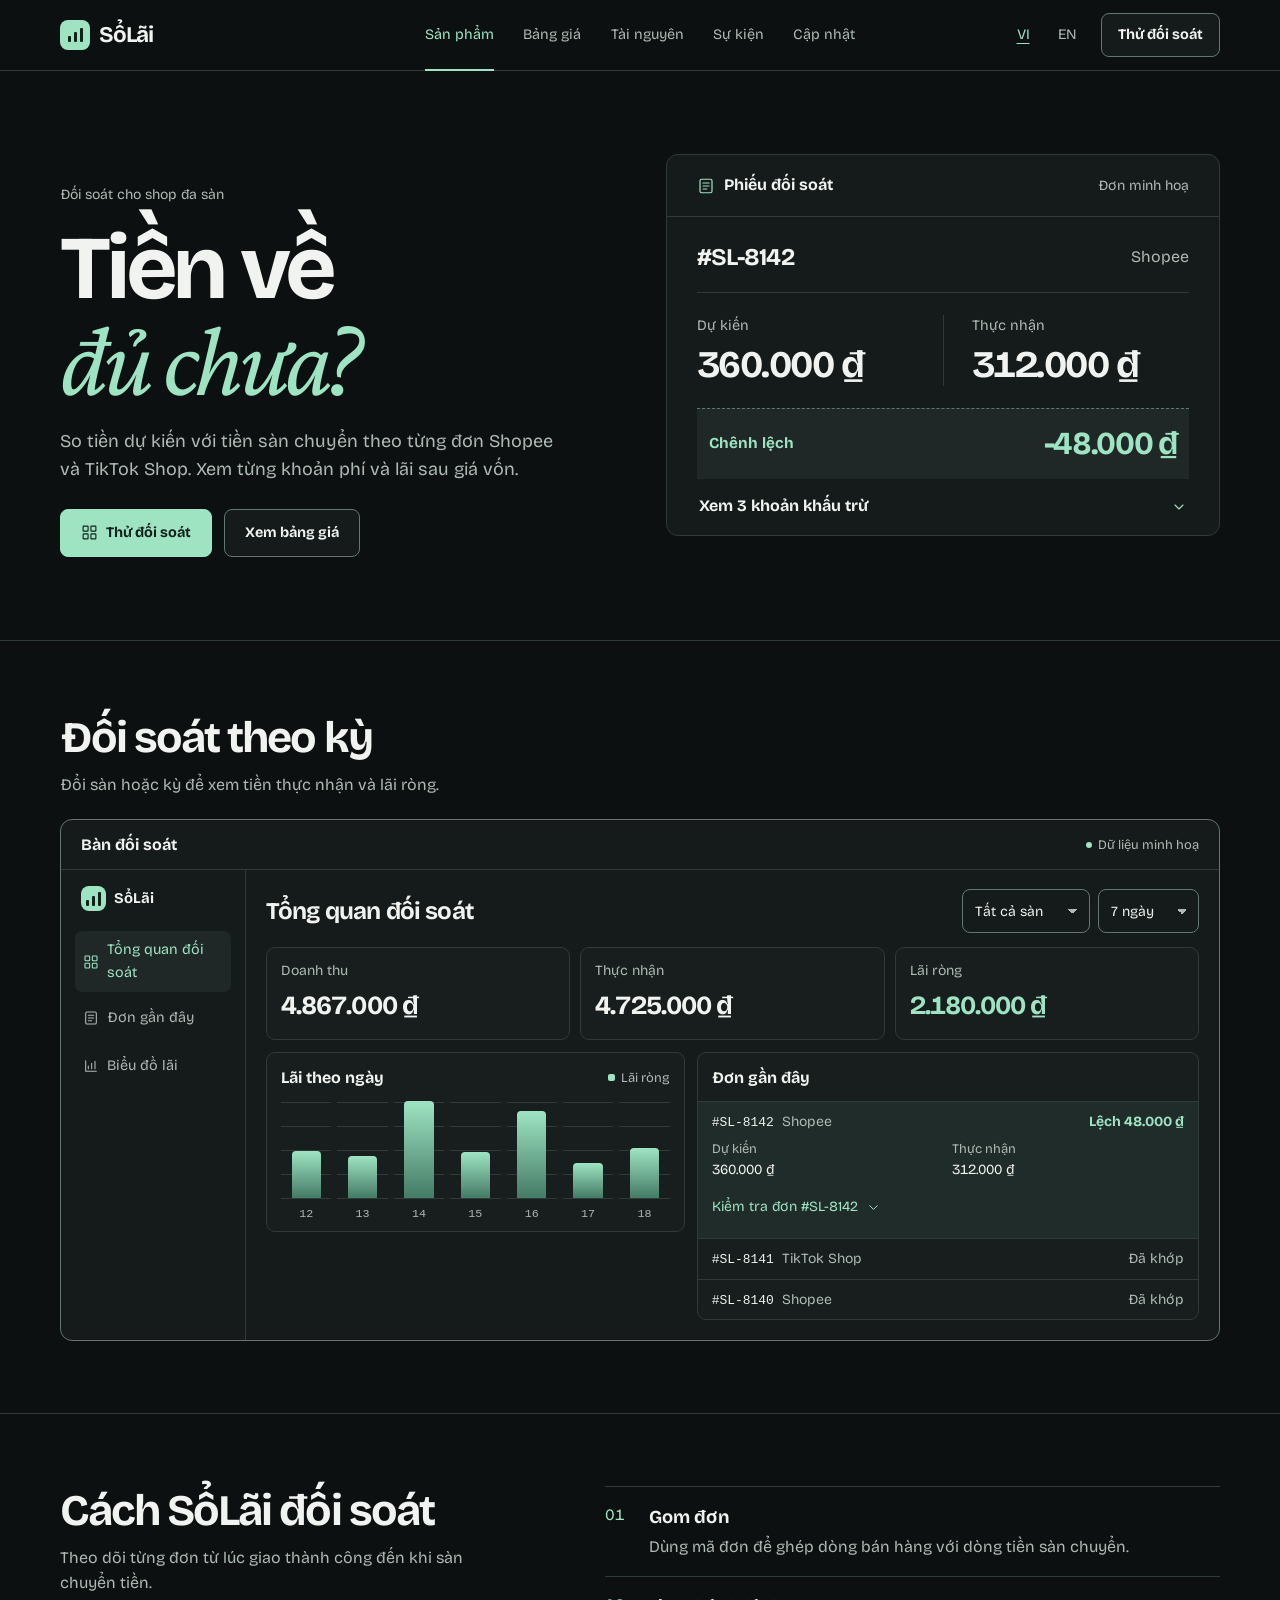
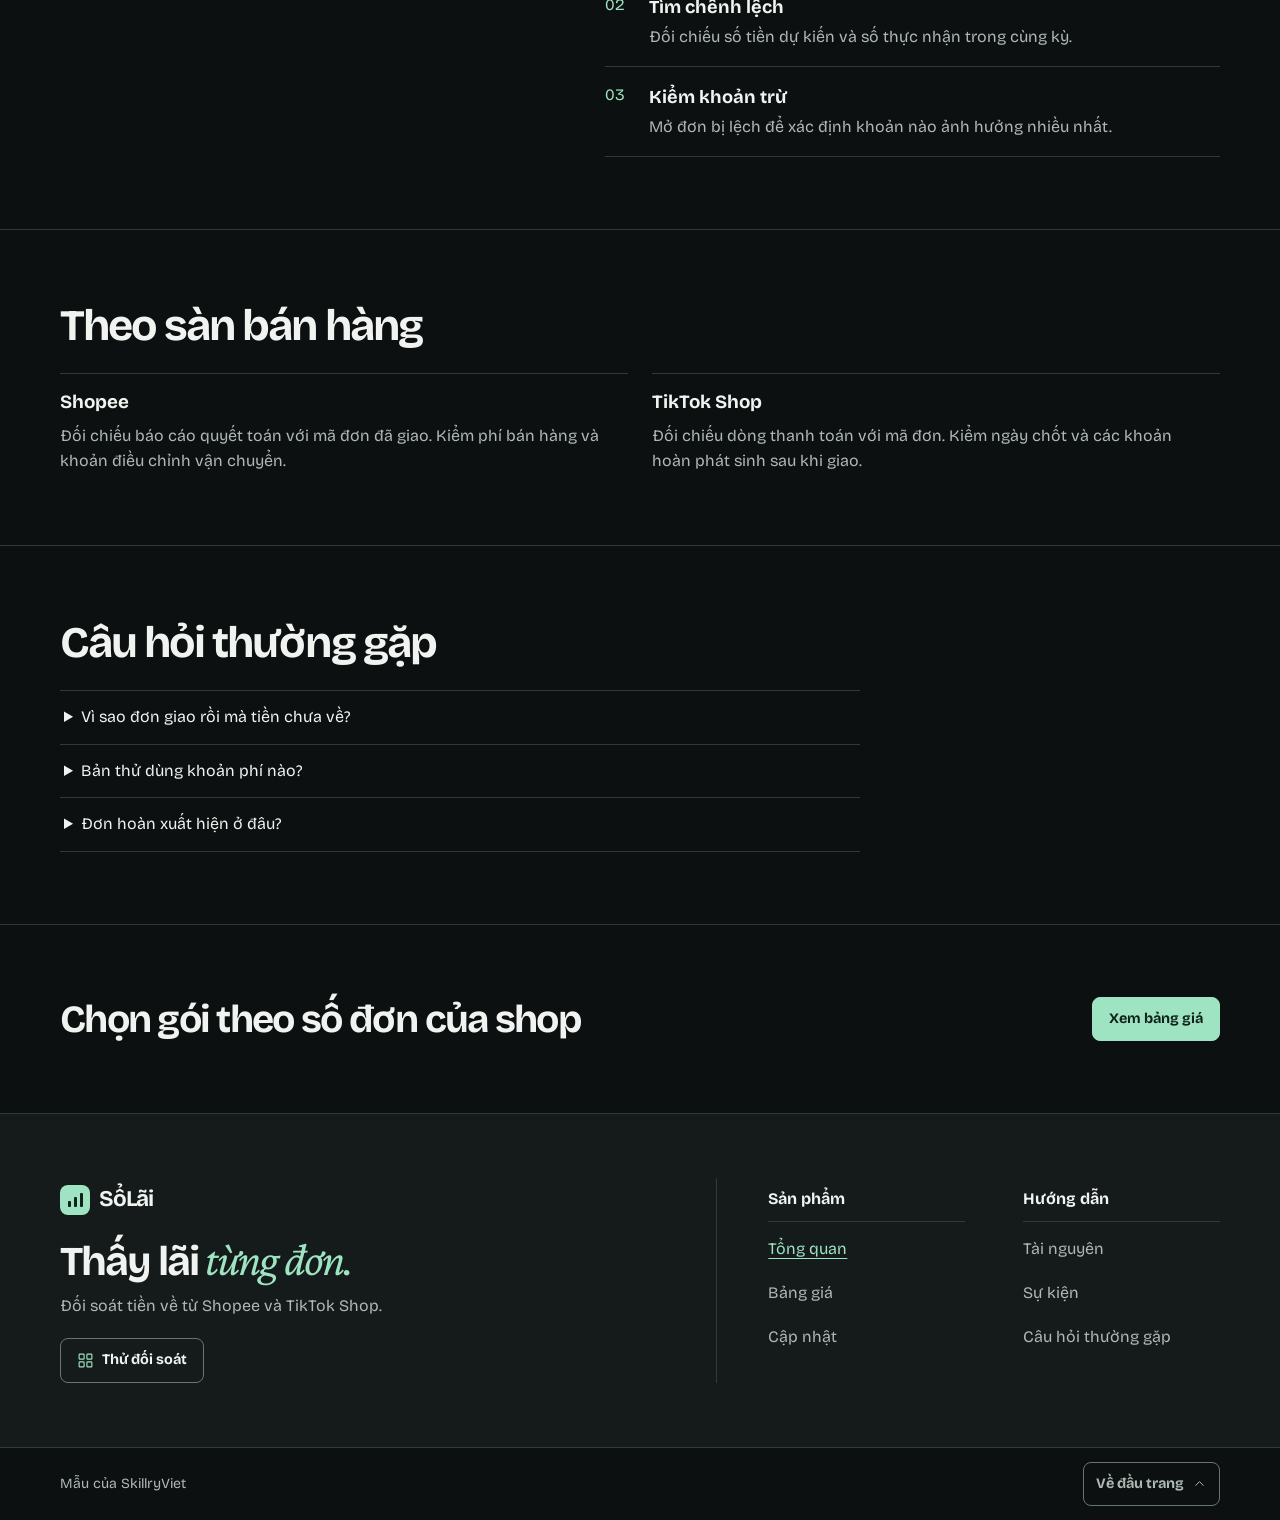
<file: templates/mint-noir-saas-site/design-preview.html>
<!doctype html>
<html lang="vi">
<head>
  <meta charset="utf-8">
  <meta name="viewport" content="width=device-width, initial-scale=1">
  <meta name="description" content="Mẫu website SổLãi. Khám phá cách đối soát COD, phí sàn và lãi ròng bằng dữ liệu minh hoạ.">
  <meta name="theme-color" content="#0D1011">
  <title>SổLãi | Xem trước thiết kế V3</title>
<!--
Copyright 2022 The Bricolage Grotesque Project Authors (https://github.com/ateliertriay/bricolage)

This Font Software is licensed under the SIL Open Font License, Version 1.1.
This license is copied below, and is also available with a FAQ at:
https://openfontlicense.org


—————————————————————————————-
SIL OPEN FONT LICENSE Version 1.1 - 26 February 2007
—————————————————————————————-

PREAMBLE
The goals of the Open Font License (OFL) are to stimulate worldwide
development of collaborative font projects, to support the font creation
efforts of academic and linguistic communities, and to provide a free and
open framework in which fonts may be shared and improved in partnership
with others.

The OFL allows the licensed fonts to be used, studied, modified and
redistributed freely as long as they are not sold by themselves. The
fonts, including any derivative works, can be bundled, embedded, 
redistributed and/or sold with any software provided that any reserved
names are not used by derivative works. The fonts and derivatives,
however, cannot be released under any other type of license. The
requirement for fonts to remain under this license does not apply
to any document created using the fonts or their derivatives.

DEFINITIONS
"Font Software" refers to the set of files released by the Copyright
Holder(s) under this license and clearly marked as such. This may
include source files, build scripts and documentation.

"Reserved Font Name" refers to any names specified as such after the
copyright statement(s).

"Original Version" refers to the collection of Font Software components as
distributed by the Copyright Holder(s).

"Modified Version" refers to any derivative made by adding to, deleting,
or substituting — in part or in whole — any of the components of the
Original Version, by changing formats or by porting the Font Software to a
new environment.

"Author" refers to any designer, engineer, programmer, technical
writer or other person who contributed to the Font Software.

PERMISSION & CONDITIONS
Permission is hereby granted, free of charge, to any person obtaining
a copy of the Font Software, to use, study, copy, merge, embed, modify,
redistribute, and sell modified and unmodified copies of the Font
Software, subject to the following conditions:

1) Neither the Font Software nor any of its individual components,
in Original or Modified Versions, may be sold by itself.

2) Original or Modified Versions of the Font Software may be bundled,
redistributed and/or sold with any software, provided that each copy
contains the above copyright notice and this license. These can be
included either as stand-alone text files, human-readable headers or
in the appropriate machine-readable metadata fields within text or
binary files as long as those fields can be easily viewed by the user.

3) No Modified Version of the Font Software may use the Reserved Font
Name(s) unless explicit written permission is granted by the corresponding
Copyright Holder. This restriction only applies to the primary font name as
presented to the users.

4) The name(s) of the Copyright Holder(s) or the Author(s) of the Font
Software shall not be used to promote, endorse or advertise any
Modified Version, except to acknowledge the contribution(s) of the
Copyright Holder(s) and the Author(s) or with their explicit written
permission.

5) The Font Software, modified or unmodified, in part or in whole,
must be distributed entirely under this license, and must not be
distributed under any other license. The requirement for fonts to
remain under this license does not apply to any document created
using the Font Software.

TERMINATION
This license becomes null and void if any of the above conditions are
not met.

DISCLAIMER
THE FONT SOFTWARE IS PROVIDED "AS IS", WITHOUT WARRANTY OF ANY KIND,
EXPRESS OR IMPLIED, INCLUDING BUT NOT LIMITED TO ANY WARRANTIES OF
MERCHANTABILITY, FITNESS FOR A PARTICULAR PURPOSE AND NONINFRINGEMENT
OF COPYRIGHT, PATENT, TRADEMARK, OR OTHER RIGHT. IN NO EVENT SHALL THE
COPYRIGHT HOLDER BE LIABLE FOR ANY CLAIM, DAMAGES OR OTHER LIABILITY,
INCLUDING ANY GENERAL, SPECIAL, INDIRECT, INCIDENTAL, OR CONSEQUENTIAL
DAMAGES, WHETHER IN AN ACTION OF CONTRACT, TORT OR OTHERWISE, ARISING
FROM, OUT OF THE USE OR INABILITY TO USE THE FONT SOFTWARE OR FROM
OTHER DEALINGS IN THE FONT SOFTWARE.

Copyright 2018 The Crimson Pro Project Authors (https://github.com/Fonthausen/CrimsonPro)

This Font Software is licensed under the SIL Open Font License, Version 1.1.
This license is copied below, and is also available with a FAQ at:
https://openfontlicense.org


—————————————————————————————-
SIL OPEN FONT LICENSE Version 1.1 - 26 February 2007
—————————————————————————————-

PREAMBLE
The goals of the Open Font License (OFL) are to stimulate worldwide
development of collaborative font projects, to support the font creation
efforts of academic and linguistic communities, and to provide a free and
open framework in which fonts may be shared and improved in partnership
with others.

The OFL allows the licensed fonts to be used, studied, modified and
redistributed freely as long as they are not sold by themselves. The
fonts, including any derivative works, can be bundled, embedded, 
redistributed and/or sold with any software provided that any reserved
names are not used by derivative works. The fonts and derivatives,
however, cannot be released under any other type of license. The
requirement for fonts to remain under this license does not apply
to any document created using the fonts or their derivatives.

DEFINITIONS
"Font Software" refers to the set of files released by the Copyright
Holder(s) under this license and clearly marked as such. This may
include source files, build scripts and documentation.

"Reserved Font Name" refers to any names specified as such after the
copyright statement(s).

"Original Version" refers to the collection of Font Software components as
distributed by the Copyright Holder(s).

"Modified Version" refers to any derivative made by adding to, deleting,
or substituting — in part or in whole — any of the components of the
Original Version, by changing formats or by porting the Font Software to a
new environment.

"Author" refers to any designer, engineer, programmer, technical
writer or other person who contributed to the Font Software.

PERMISSION & CONDITIONS
Permission is hereby granted, free of charge, to any person obtaining
a copy of the Font Software, to use, study, copy, merge, embed, modify,
redistribute, and sell modified and unmodified copies of the Font
Software, subject to the following conditions:

1) Neither the Font Software nor any of its individual components,
in Original or Modified Versions, may be sold by itself.

2) Original or Modified Versions of the Font Software may be bundled,
redistributed and/or sold with any software, provided that each copy
contains the above copyright notice and this license. These can be
included either as stand-alone text files, human-readable headers or
in the appropriate machine-readable metadata fields within text or
binary files as long as those fields can be easily viewed by the user.

3) No Modified Version of the Font Software may use the Reserved Font
Name(s) unless explicit written permission is granted by the corresponding
Copyright Holder. This restriction only applies to the primary font name as
presented to the users.

4) The name(s) of the Copyright Holder(s) or the Author(s) of the Font
Software shall not be used to promote, endorse or advertise any
Modified Version, except to acknowledge the contribution(s) of the
Copyright Holder(s) and the Author(s) or with their explicit written
permission.

5) The Font Software, modified or unmodified, in part or in whole,
must be distributed entirely under this license, and must not be
distributed under any other license. The requirement for fonts to
remain under this license does not apply to any document created
using the Font Software.

TERMINATION
This license becomes null and void if any of the above conditions are
not met.

DISCLAIMER
THE FONT SOFTWARE IS PROVIDED "AS IS", WITHOUT WARRANTY OF ANY KIND,
EXPRESS OR IMPLIED, INCLUDING BUT NOT LIMITED TO ANY WARRANTIES OF
MERCHANTABILITY, FITNESS FOR A PARTICULAR PURPOSE AND NONINFRINGEMENT
OF COPYRIGHT, PATENT, TRADEMARK, OR OTHER RIGHT. IN NO EVENT SHALL THE
COPYRIGHT HOLDER BE LIABLE FOR ANY CLAIM, DAMAGES OR OTHER LIABILITY,
INCLUDING ANY GENERAL, SPECIAL, INDIRECT, INCIDENTAL, OR CONSEQUENTIAL
DAMAGES, WHETHER IN AN ACTION OF CONTRACT, TORT OR OTHERWISE, ARISING
FROM, OUT OF THE USE OR INABILITY TO USE THE FONT SOFTWARE OR FROM
OTHER DEALINGS IN THE FONT SOFTWARE.
-->
  <style>
    @font-face { font-family: "Bricolage Grotesque"; font-weight: 400; font-style: normal; font-display: swap; src: url([data-uri]) format("woff"); }
    @font-face { font-family: "Bricolage Grotesque"; font-weight: 700; font-style: normal; font-display: swap; src: url([data-uri]) format("woff"); }
    @font-face { font-family: "Crimson Pro"; font-weight: 400; font-style: italic; font-display: swap; src: url([data-uri]) format("woff"); }
    :root {
      color-scheme: dark;
      --bg: #0d1011;
      --surface: #151a1a;
      --panel: #171e1d;
      --line: #303a37;
      --control-line: #64776e;
      --text: #f0f3ef;
      --muted: #afb9b4;
      --accent: #9ee4c3;
      --ink: #10211a;
      --tint: #9ee4c312;
      --sans: "Bricolage Grotesque", "Segoe UI", system-ui, sans-serif;
      --serif: "Crimson Pro", Georgia, serif;
      --mono: ui-monospace, Consolas, monospace;
      --width: 1160px;
    }
    *, *::before, *::after { box-sizing: border-box; }
    html { scroll-padding-top: 92px; }
    body { margin: 0; background: var(--bg); color: var(--text); font: 1rem/1.55 var(--sans); }
    a { color: inherit; text-decoration: none; }
    button, select, input { font: inherit; color: inherit; }
    button, select, summary { cursor: pointer; }
    :focus-visible { outline: 2px solid var(--accent); outline-offset: 4px; }
    [hidden] { display: none !important; }
    p, h1, h2, h3, ul, ol, dl, dd, figure { margin: 0; }
    h1, h2, h3 { line-height: 1.15; }
    h1, h2 { text-wrap: balance; }
    h1 { font-size: clamp(2.65rem, 6.1vw, 5.35rem); line-height: .99; letter-spacing: -.058em; }
    h1 em, .section-title em { color: var(--accent); font: italic 400 1.13em/.92 var(--serif); letter-spacing: -.048em; }
    .wrap { width: min(calc(100% - 80px), var(--width)); margin-inline: auto; }
    .icon { width: 20px; height: 20px; display: inline-block; flex: 0 0 auto; vertical-align: middle; }
    .skip { position: fixed; left: 16px; top: 12px; z-index: 6; transform: translateY(-200%); }
    .skip:focus { transform: none; }

    .site-header { position: sticky; top: 0; z-index: 3; border-bottom: 1px solid var(--line); background: var(--bg); }
    .header-inner { min-height: 70px; display: grid; grid-template-columns: 1fr auto 1fr; align-items: center; gap: 24px; }
    .brand { display: inline-flex; align-items: center; width: fit-content; min-height: 44px; gap: 9px; font-weight: 700; font-size: 1.4rem; letter-spacing: -.045em; white-space: nowrap; }
    .brand-mark { display: grid; grid-template-columns: repeat(3, 3px); gap: 3px; align-items: end; justify-content: center; padding-bottom: 8px; width: 30px; height: 30px; border-radius: 8px; background: var(--accent); }
    .brand-mark i { height: 6px; background: var(--ink); border-radius: 1px; }
    .brand-mark i:nth-child(2) { height: 10px; }
    .brand-mark i:nth-child(3) { height: 14px; }
    .nav { display: flex; align-items: center; gap: clamp(16px, 2.3vw, 32px); }
    .nav a { position: relative; display: flex; align-items: center; min-height: 70px; color: var(--muted); font-size: .9rem; white-space: nowrap; }
    .nav a:hover, .nav a[aria-current="page"] { color: var(--accent); }
    .nav a[aria-current="page"]::after { content: ""; position: absolute; inset: auto 0 -1px; height: 2px; background: var(--accent); }
    .header-actions, .segments, .filters, .actions { display: flex; align-items: center; gap: 8px; }
    .header-actions { justify-self: end; gap: 12px; }
    .filters, .actions { flex-wrap: wrap; gap: 12px; }
    .segments { width: fit-content; padding: 3px; gap: 2px; border: 1px solid var(--control-line); border-radius: 9px; background: var(--surface); }
    .segments button, .chip { border: 1px solid transparent; padding: 7px 13px; min-height: 44px; min-width: 44px; border-radius: 6px; background: transparent; color: var(--muted); font-size: .9rem; }
    .segments button[aria-pressed="true"], .chip[aria-pressed="true"] { background: var(--tint); color: var(--accent); }
    .chip { border-color: var(--control-line); border-radius: 8px; }
    .chip[aria-pressed="true"] { border-color: var(--accent); }
    .segments button:hover, .chip:hover { color: var(--text); }
    #language { border: 0; padding: 0; background: transparent; gap: 0; }
    #language button { padding-inline: 7px; }
    #language button[aria-pressed="true"] { background: none; color: var(--accent); text-decoration: underline; text-underline-offset: 4px; }
    .button { display: inline-flex; align-items: center; justify-content: center; gap: 8px; border-radius: 8px; border: 1px solid var(--control-line); padding: 10px 16px; min-height: 44px; background: var(--surface); color: var(--text); font-size: .9rem; font-weight: 700; text-align: center; }
    .button .icon { width: 17px; height: 17px; }
    .button:hover { border-color: var(--accent); }
    .button.primary { background: var(--accent); color: var(--ink); border-color: var(--accent); }
    .button.primary:hover { filter: brightness(1.10); }
    .menu-toggle { display: none; }

    .hero { border-bottom: 1px solid var(--line); }
    .hero-inner {
      display: grid;
      grid-template-columns: minmax(0, .95fr) minmax(0, 1fr);
      align-items: start;
      gap: clamp(26px, 6.2vw, 92px);
      padding-block: clamp(48px, 6.5vw, 96px);
    }
    .hero-copy { padding-top: clamp(8px, 2.2vw, 32px); }
    .eyebrow { display: inline-flex; align-items: center; gap: 8px; color: var(--accent); font-size: .875rem; }
    .hero-copy .eyebrow { color: var(--muted); }
    .hero-copy h1 { margin: 18px 0 21px; font-size: clamp(3rem, 7vw, 6.15rem); text-wrap: auto; }
    .hero-copy h1 span, .hero-copy h1 em { display: block; }
    .hero-copy p { max-width: 43ch; color: var(--muted); font-size: clamp(1rem, 1.5vw, 1.125rem); }
    .hero-copy .actions { margin-top: 25px; }
    .hero-copy .button { padding-inline: 20px; min-height: 48px; }

    .receipt {
      min-width: 0;
      border: 1px solid var(--line);
      border-radius: 12px;
      background: var(--surface);
    }
    .receipt-head, .receipt-order, .receipt-difference, .receipt-details summary {
      display: flex;
      align-items: center;
      justify-content: space-between;
      flex-wrap: wrap;
      gap: 6px 12px;
    }
    .receipt-head {
      min-height: 62px;
      padding: 14px clamp(16px, 2.4vw, 30px);
      border-bottom: 1px solid var(--line);
    }
    .receipt-head h2 { display: inline-flex; align-items: center; gap: 9px; font-size: 1rem; }
    .receipt-head .icon { width: 18px; height: 18px; color: var(--accent); }
    .receipt-order { padding-block: 22px 16px; border-bottom: 1px solid var(--line); }
    .receipt-order strong { font-size: clamp(1.15rem, 2vw, 1.5rem); letter-spacing: -.03em; }
    .receipt-order span { color: var(--muted); }
    .receipt-body { padding-inline: clamp(16px, 2.4vw, 30px); }
    .receipt-amounts { display: grid; grid-template-columns: repeat(2, minmax(0, 1fr)); padding-block: 22px; }
    .receipt-amounts > div + div { border-inline-start: 1px solid var(--line); padding-inline-start: clamp(10px, 2.3vw, 28px); }
    .receipt-amounts dt { color: var(--muted); font-size: .9rem; }
    .receipt-amounts dd, .receipt-difference dd { font-variant-numeric: tabular-nums; font-weight: 700; letter-spacing: -.04em; }
    .receipt-amounts dd { margin-top: 5px; font-size: clamp(1.28rem, 3vw, 2.35rem); line-height: 1.15; }
    .receipt-difference {
      padding: 10px 12px;
      border-top: 1px dashed var(--control-line);
      background: var(--tint);
      color: var(--accent);
    }
    .receipt-difference dt { font-size: .95rem; font-weight: 700; }
    .receipt-difference dd { font-size: clamp(1.3rem, 2.7vw, 2rem); }
    .receipt-details, .receipt-details:last-child { border: 0; }
    .receipt-details summary {
      margin-block: 4px;
      padding: 10px 2px;
      color: var(--text);
      font-weight: 700;
    }
    .receipt-details summary::-webkit-details-marker { display: none; }
    .receipt-details summary:hover { color: var(--accent); }
    .receipt-details summary .icon { width: 16px; height: 16px; color: var(--accent); }
    .receipt-details[open] summary .icon { transform: rotate(180deg); }
    .receipt-details:not([open]) .when-open, .receipt-details[open] .when-closed { display: none; }
    .receipt-details .order-detail { padding-block: 14px 19px; }
    .receipt-details .order-detail p { padding: 0; }

    .ledger { margin: 22px 0 0; border: 1px solid var(--control-line); border-radius: 12px; background: var(--surface); }
    .ledger-header { display: flex; justify-content: space-between; align-items: center; gap: 10px; padding: 10px 20px; min-height: 50px; border-bottom: 1px solid var(--line); }
    .ledger-header h2 { font-size: 1rem; }
    .data-label { display: inline-flex; align-items: center; gap: 6px; color: var(--muted); font-size: .8125rem; }
    .data-label::before { content: ""; width: 6px; height: 6px; border-radius: 50%; background: var(--accent); }
    .ledger-body { display: grid; grid-template-columns: 185px minmax(0, 1fr); }
    .ledger-rail { display: flex; flex-direction: column; gap: 20px; border-right: 1px solid var(--line); padding: 16px 14px; }
    .workspace-id, .rail-label { display: flex; align-items: center; gap: 8px; }
    .workspace-id { padding: 0 6px; font-size: .925rem; }
    .workspace-id .brand-mark { width: 25px; height: 25px; padding-bottom: 5px; }
    .rail-nav { display: grid; gap: 4px; }
    .rail-label { min-height: 44px; padding: 8px; border-radius: 7px; color: var(--muted); font-size: .9rem; }
    .rail-label .icon { width: 16px; height: 16px; }
    .rail-label.current { background: var(--tint); color: var(--accent); }
    .rail-label:hover { color: var(--accent); }
    .ledger-main { min-width: 0; padding: 19px 20px 20px; }
    .dashboard-head, .order-heading, .panel-heading { display: flex; justify-content: space-between; align-items: center; flex-wrap: wrap; gap: 8px 12px; }
    .dashboard-head { margin-bottom: 14px; }
    .dashboard-head h3 { font-size: 1.5rem; letter-spacing: -.035em; }
    .dashboard-head .filters { gap: 8px; }
    .dashboard-head select { font-size: .875rem; }
    .stats { display: grid; grid-template-columns: repeat(3, minmax(0, 1fr)); gap: 10px; margin-bottom: 12px; }
    .stat { min-width: 0; padding: 12px 14px; border: 1px solid var(--line); border-radius: 9px; background: var(--panel); }
    .stat dt { color: var(--muted); font-size: .875rem; }
    .stat dd { margin-top: 4px; font-weight: 700; font-size: clamp(1.06rem, 2.05vw, 1.7rem); font-variant-numeric: tabular-nums; letter-spacing: -.035em; }
    .stat:last-child dd { color: var(--accent); }
    .dashboard-grid { display: grid; grid-template-columns: minmax(0, 1fr) minmax(0, 1.2fr); grid-template-areas: "chart orders"; align-items: start; gap: 12px; }
    .dashboard-panel { min-width: 0; border: 1px solid var(--line); border-radius: 9px; background: var(--panel); }
    .panel-heading { padding: 13px 14px 10px; min-height: 44px; }
    .panel-heading strong { font-weight: 700; }
    .chart { grid-area: chart; padding-bottom: 10px; }
    #ledger-orders { grid-area: orders; }
    .chart-key { color: var(--muted); font-size: .8125rem; }
    .chart-key::before { content: ""; display: inline-block; width: 7px; height: 7px; margin-right: 6px; background: var(--accent); border-radius: 2px; vertical-align: 1px; }
    .bar-chart { display: grid; grid-auto-columns: minmax(0, 1fr); grid-auto-flow: column; gap: 6px; padding-inline: 14px; }
    .bar-column { min-width: 0; display: grid; grid-template-rows: 98px 22px; text-align: center; }
    .bar-track { display: flex; align-items: end; justify-content: center; border-bottom: 1px solid var(--line); background: repeating-linear-gradient(to top, transparent 0 23px, var(--line) 23px 24px); }
    .bar { display: block; width: 58%; min-width: 6px; height: var(--bar-height); border-radius: 4px 4px 0 0; background: linear-gradient(to top, #447b65, var(--accent)); }
    .bar-date { align-self: end; font: .73rem/1.2 var(--mono); color: var(--muted); }
    .order-list { padding: 0; list-style: none; }
    .order { padding: 9px 14px; border-top: 1px solid var(--line); }
    .order.flagged { background: var(--tint); }
    .order-identity { display: flex; align-items: baseline; flex-wrap: wrap; gap: 3px 8px; }
    .order-identity strong { font: .81rem/1.5 var(--mono); }
    .sample, .order-platform, .order-matched { color: var(--muted); font-size: .875rem; }
    .order-difference { color: var(--accent); font-size: .875rem; font-weight: 700; }
    .order-amounts { display: grid; grid-template-columns: repeat(2, minmax(0, 1fr)); gap: 8px; margin-block: 7px 4px; }
    .order-amounts dt { color: var(--muted); font-size: .8125rem; }
    .order-amounts dd, .order-detail dd { font-size: .875rem; font-variant-numeric: tabular-nums; }
    .order-button { min-height: 44px; padding: 4px 0; border: 0; background: transparent; color: var(--accent); font-size: .875rem; text-align: left; }
    .order-button:hover { text-decoration: underline; text-underline-offset: 3px; }
    .order-button .icon { width: 15px; height: 15px; margin-inline-start: 4px; }
    .order-button[aria-expanded="true"] .icon { transform: rotate(180deg); }
    .order-detail { padding: 10px 0 4px; border-top: 1px solid var(--line); color: var(--muted); font-size: .875rem; }
    .order-detail p { margin-bottom: 6px; color: var(--text); }
    .order-detail dl > div { display: grid; grid-template-columns: minmax(0, 1fr) auto; align-items: baseline; gap: 8px; padding-block: 3px; }
    .order-detail dl > div:last-child { border-top: 1px solid var(--line); margin-top: 5px; padding-top: 6px; color: var(--text); }
    .site-section { padding-block: clamp(40px, 5.6vw, 76px); }
    .section-title { font-size: clamp(1.85rem, 3.4vw, 3.1rem); letter-spacing: -.045em; }
    .section-copy { color: var(--muted); margin-top: 10px; max-width: 54ch; }
    .process { display: grid; grid-template-columns: minmax(0, .85fr) minmax(0, 1.15fr); gap: clamp(22px, 7vw, 90px); }
    .process-list { list-style: none; padding: 0; border-top: 1px solid var(--line); }
    .process-list li { display: grid; grid-template-columns: 2rem minmax(0, 1fr); gap: 12px; padding: 16px 0; border-bottom: 1px solid var(--line); color: var(--muted); }
    .process-list strong { display: block; margin-bottom: 4px; color: var(--text); font-size: 1.14rem; }
    .step-index { color: var(--accent); font-variant-numeric: tabular-nums; }
    .market-grid { display: grid; grid-template-columns: repeat(2, minmax(0, 1fr)); gap: 24px; margin-top: 22px; }
    .market-grid article { padding: 18px 20px 0 0; border-top: 1px solid var(--line); }
    .band { border-top: 1px solid var(--line); }
    .feature-band { display: flex; justify-content: space-between; flex-wrap: wrap; align-items: center; gap: 20px; }
    .feature-band h2 { max-width: 28ch; font-size: clamp(1.65rem, 3vw, 2.55rem); }

    .page { padding-block: 65px 88px; min-height: 56vh; }
    .page-head { display: grid; justify-items: start; gap: 17px; margin-bottom: 25px; padding-bottom: 26px; border-bottom: 1px solid var(--line); }
    .page-head h1 { max-width: 21ch; font-size: clamp(2.55rem, 5.7vw, 4.9rem); text-wrap: pretty; }
    .page-head p { max-width: 58ch; color: var(--muted); font-size: 1.125rem; }
    .page-controls { margin-bottom: 20px; }
    .pricing-controls { justify-content: space-between; }
    .control { display: flex; align-items: center; gap: 8px; color: var(--muted); font-size: .875rem; }
    select, input { min-block-size: 44px; border: 1px solid var(--control-line); border-radius: 8px; background: var(--surface); padding: 8px 12px; }
    select { appearance: none; padding-inline-end: 34px; background-image: linear-gradient(45deg, transparent 50%, var(--muted) 50%), linear-gradient(135deg, var(--muted) 50%, transparent 50%); background-position: right 16px center, right 11px center; background-size: 5px 5px; background-repeat: no-repeat; }
    input::placeholder { color: var(--muted); }
    .card-grid { display: grid; grid-template-columns: repeat(3, minmax(0, 1fr)); gap: 14px; }
    .card { min-width: 0; padding: 24px; border: 1px solid var(--line); border-radius: 12px; background: var(--surface); }
    .card h2 { margin-top: 6px; font-size: 1.5rem; letter-spacing: -.035em; }
    .card p { margin-top: 8px; color: var(--muted); }
    #plans { gap: 0; border: 1px solid var(--line); border-radius: 12px; background: var(--surface); }
    .plan { display: flex; flex-direction: column; border: 0; border-radius: 0; padding: clamp(18px, 2.5vw, 32px); background: transparent; }
    .plan + .plan { border-inline-start: 1px solid var(--line); }
    .plan.highlighted { background: var(--tint); box-shadow: inset 0 2px var(--accent); }
    .plan-title { display: flex; align-items: baseline; flex-wrap: wrap; gap: 4px 10px; }
    .label { color: var(--accent); font-size: .875rem; }
    .price-line { margin-block: 18px 14px; }
    .price { color: var(--text); font-size: clamp(1.75rem, 3.5vw, 2.85rem); letter-spacing: -.055em; line-height: 1.1; }
    .plan ul { display: grid; gap: 9px; margin-bottom: 22px; list-style: none; padding: 16px 0 0; border-top: 1px solid var(--line); }
    .plan li { display: flex; align-items: start; gap: 8px; color: var(--muted); }
    .plan li .icon { width: 16px; height: 16px; margin-top: 4px; color: var(--accent); }
    .plan .button { align-self: start; margin-top: auto; }
    .note { margin-top: 14px; color: var(--muted); font-size: .9rem; }
    .faq { max-width: 800px; }
    .page .faq { margin-top: 56px; }
    .faq .section-title { margin-bottom: 22px; }
    details { border-top: 1px solid var(--line); }
    details:last-child { border-bottom: 1px solid var(--line); }
    details summary { min-height: 48px; padding: 14px 4px; }
    details p { padding: 0 16px 16px 20px; max-width: 69ch; color: var(--muted); }
    .resource-controls { justify-content: space-between; }
    .query-wrap { position: relative; width: min(100%, 340px); }
    .query-wrap .icon { position: absolute; inset: 13px auto auto 12px; width: 18px; height: 18px; pointer-events: none; color: var(--muted); }
    .query { inline-size: 100%; padding-inline-start: 37px; }
    .results { margin: 0 0 16px; color: var(--muted); font-size: .875rem; }
    .resource-list { border-bottom: 1px solid var(--line); }
    .resource-list:empty { border: 0; }
    .resource-item {
      display: grid;
      grid-template-columns: minmax(125px, 1fr) minmax(0, 4fr) auto;
      align-items: center;
      gap: 16px 20px;
      padding-block: 18px;
      border-top: 1px solid var(--line);
    }
    .resource-item h2 { font-size: clamp(1.125rem, 2vw, 1.45rem); letter-spacing: -.025em; text-wrap: pretty; }
    .resource-item p { margin-top: 6px; color: var(--muted); }
    .resource-item .button { justify-self: start; background: transparent; }
    .event-hero { display: grid; grid-template-columns: minmax(0, 1.4fr) minmax(0, 1fr); gap: 28px; align-items: center; margin-bottom: 34px; }
    .event-hero h2 { font-size: clamp(1.8rem, 3vw, 2.6rem); }
    .event-date { display: flex; align-items: center; flex-wrap: wrap; gap: 8px; margin-block: 14px 10px; color: var(--muted); }
    .event-date .icon { color: var(--accent); }
    .event-date time { color: var(--text); }
    .countdown { display: grid; grid-template-columns: repeat(4, minmax(0, 1fr)); gap: 8px; width: min(100%, 360px); margin-top: 15px; }
    .countdown div { display: grid; justify-items: center; align-content: center; gap: 2px; min-height: 68px; padding: 5px; border: 1px solid var(--line); border-radius: 8px; background: var(--panel); }
    .countdown strong { color: var(--accent); font: 700 clamp(1.3rem, 4vw, 1.95rem)/1.15 var(--mono); }
    .countdown span { color: var(--muted); font-size: .875rem; }
    .form { display: grid; gap: 8px; min-width: 0; }
    .event-hero .form { padding: 18px; border: 1px solid var(--line); border-radius: 10px; background: var(--panel); }
    .form input { min-width: 0; width: 100%; }
    .form .button { margin-top: 4px; }
    .status { color: var(--accent); font-size: .9rem; }
    .status:empty { margin-top: -8px; }
    .form [aria-invalid="true"] { border-color: var(--accent); }
    .form select { width: 100%; }
    .agenda { margin-top: 16px; }
    .agenda .card { border: 0; border-radius: 0; border-top: 1px solid var(--line); background: transparent; padding-inline: 0; }
    .timeline { margin-top: 24px; }
    .release { position: relative; display: grid; grid-template-columns: minmax(150px, 1fr) minmax(0, 3.1fr); gap: 20px; padding: 22px 0 24px 23px; border-left: 1px solid var(--line); border-bottom: 1px solid var(--line); }
    .release::before { content: ""; position: absolute; inset: 28px auto auto -4px; width: 7px; height: 7px; border-radius: 50%; background: var(--muted); }
    .release:first-child::before { background: var(--accent); }
    .release-meta { display: flex; flex-direction: column; gap: 5px; color: var(--muted); font-size: .875rem; }
    .release-meta strong { width: fit-content; padding: 3px 7px; border-radius: 5px; background: var(--tint); color: var(--accent); font-family: var(--mono); }
    .release h2 { font-size: clamp(1.35rem, 3vw, 1.85rem); margin: 5px 0 7px; }
    .release p { color: var(--muted); max-width: 64ch; }
    #older { margin-top: 20px; }

    .footer {
      background: var(--surface);
      border-top: 1px solid var(--line);
    }
    .footer-inner {
      display: grid;
      grid-template-columns: minmax(0, 1.15fr) minmax(0, 1fr);
      gap: clamp(28px, 6vw, 88px);
      padding-block: clamp(32px, 5.2vw, 64px);
    }
    .footer-brand .brand:hover { color: var(--accent); }
    .footer-title { margin-top: 16px; font-size: clamp(1.85rem, 3.2vw, 2.85rem); }
    .footer-brand p { margin: 9px 0 20px; max-width: 40ch; color: var(--muted); }
    .footer-demo { background: transparent; }
    .footer-demo .icon { color: var(--accent); }
    .footer-nav {
      display: grid;
      grid-template-columns: repeat(2, minmax(0, 1fr));
      align-items: start;
      gap: clamp(16px, 4.5vw, 64px);
      border-inline-start: 1px solid var(--line);
      padding-inline-start: clamp(24px, 4vw, 58px);
    }
    .footer-group h2 {
      margin-bottom: 5px;
      padding-block: 12px 13px;
      border-bottom: 1px solid var(--line);
      font-size: 1rem;
    }
    .footer-group ul { list-style: none; padding: 0; }
    .footer-group a {
      display: inline-flex;
      align-items: center;
      min-height: 44px;
      padding-block: 4px;
      color: var(--muted);
      text-underline-offset: 4px;
    }
    .footer-group a:hover, .footer-group a[aria-current="page"] { color: var(--accent); text-decoration: underline; }
    .footer-meta { border-top: 1px solid var(--line); background: var(--bg); }
    .footer-meta-inner {
      display: grid;
      grid-template-columns: minmax(0, 1fr) auto;
      align-items: center;
      gap: 8px 24px;
      min-height: 72px;
      padding-block: 10px;
      color: var(--muted);
      font-size: .875rem;
    }
    .footer-top { background: transparent; color: var(--muted); padding-inline: 12px; }
    .footer-top:hover { color: var(--accent); }
    .footer-top .icon { width: 15px; height: 15px; transform: rotate(180deg); }
    dialog { width: min(calc(100% - 32px), 590px); max-height: calc(100% - 36px); padding: 0; border: 1px solid var(--control-line); border-radius: 12px; background: var(--panel); color: var(--text); }
    dialog::backdrop { background: #070a0cd9; }
    .dialog-top { display: flex; justify-content: space-between; align-items: start; gap: 12px; padding: 18px 22px; border-bottom: 1px solid var(--line); }
    .dialog-top h2 { margin-top: 7px; font-size: clamp(1.3rem, 4vw, 1.75rem); }
    .dialog-body { display: grid; gap: 12px; padding: 18px 22px 24px; }
    .dialog-body > p { color: var(--muted); }
    @media (prefers-reduced-motion: no-preference) {
      .button, .chip, .nav a, .rail-label, .footer-group a { transition: color .16s, background-color .16s, border-color .16s, filter .16s; }
    }
    @media (max-width: 950px) {
      .wrap { width: calc(100% - 48px); }
      .header-cta { display: none; }
      .card { padding: 18px; }
      .ledger-body { grid-template-columns: 140px minmax(0, 1fr); }
    }
    @media (max-width: 730px) {
      html { scroll-padding-top: 78px; }
      .header-inner { min-height: 62px; grid-template-columns: 1fr auto; gap: 6px; }
      .header-actions { gap: 4px; }
      .menu-toggle { display: inline-flex; width: 44px; padding: 0; }
      .nav { position: absolute; inset: 100% 0 auto; display: none; align-items: stretch; flex-direction: column; gap: 0; padding: 6px 20px; background: var(--surface); border-bottom: 1px solid var(--line); }
      .nav.is-open { display: flex; }
      .nav a { min-height: 44px; }
      .nav a[aria-current="page"]::after { display: none; }
      .hero-inner, .process { grid-template-columns: minmax(0, 1fr); }
      .hero-inner { padding-block: 38px; }
      .hero-copy { padding-top: 0; }
      .hero-copy h1 { font-size: clamp(3.15rem, 9.3vw, 4.6rem); }
      .ledger-body { display: block; }
      .ledger-rail { display: none; }
      .card-grid { grid-template-columns: repeat(2, minmax(0, 1fr)); }
      #plans { grid-template-columns: minmax(0, 1fr); }
      .plan + .plan { border-inline-start: 0; border-top: 1px solid var(--line); }
      .plan.highlighted { box-shadow: inset 2px 0 var(--accent); }
      .resource-item { grid-template-columns: minmax(0, 1fr) auto; gap: 8px 14px; }
      .resource-item .label { grid-column: 1 / -1; }
      .page { padding-block: 45px 58px; }
      .event-hero { grid-template-columns: minmax(0, 1fr); gap: 18px; }
      .footer-inner { grid-template-columns: minmax(0, 1fr); gap: 28px; }
      .footer-nav { border-inline-start: 0; padding-inline-start: 0; }
    }
    @media (max-width: 520px) {
      .wrap { width: calc(100% - 32px); }
      .hero-inner { padding-block: 32px; }
      .hero-copy h1 { margin-block: 13px 16px; }
      .hero-copy .actions { margin-top: 20px; }
      .hero-copy .button { padding-inline: 12px; }
      .receipt-head { min-height: 54px; }
      .receipt-order { padding-block: 16px 12px; }
      .receipt-amounts { padding-block: 16px; }
      .receipt-difference { padding-block: 8px; }
      .ledger-header { padding-inline: 10px; gap: 6px; }
      .ledger-main { padding: 12px 10px; }
      .dashboard-head h3 { font-size: 1.22rem; }
      .dashboard-head .filters { width: 100%; }
      .dashboard-head select { flex: 1 1 105px; min-width: 0; width: 100%; }
      .stats { gap: 5px; }
      .stat { padding: 8px 5px; }
      .stat dt { font-size: .8125rem; }
      .stat dd { font-size: clamp(.875rem, 4vw, 1.08rem); overflow-wrap: anywhere; }
      .dashboard-grid, .card-grid, .resource-item, .market-grid { grid-template-columns: minmax(0, 1fr); }
      .dashboard-grid { grid-template-areas: "orders" "chart"; }
      .page-head { margin-bottom: 25px; }
      .release { grid-template-columns: minmax(0, 1fr); gap: 7px; padding-block: 15px 20px; }
      .release-meta { flex-direction: row; align-items: center; flex-wrap: wrap; gap: 8px; }
      .release::before { top: 24px; }
      .footer-nav { gap: 18px; }
      .footer-meta-inner { gap: 8px 12px; }
    }
  </style>
</head>
<body>
  <a class="button skip" id="skip" href="#main">Đến nội dung</a>
  <header class="site-header">
    <div class="wrap header-inner">
      <a class="brand" href="#/product" data-page-link="product"><span class="brand-mark" aria-hidden="true"><i></i><i></i><i></i></span><span>SổLãi</span></a>
      <nav class="nav" id="nav" aria-label="Điều hướng chính"></nav>
      <div class="header-actions">
        <div class="segments" id="language" role="group" aria-label="Ngôn ngữ">
          <button type="button" data-language="vi" lang="vi" aria-label="Tiếng Việt" aria-pressed="true">VI</button>
          <button type="button" data-language="en" lang="en" aria-label="English" aria-pressed="false">EN</button>
        </div>
        <a class="button header-cta" href="#/product/demo" data-page-link="product/demo"></a>
        <button class="button menu-toggle" id="menu-toggle" type="button" aria-label="Menu" aria-expanded="false" aria-controls="nav"></button>
      </div>
    </div>
  </header>
  <main id="main" tabindex="-1"></main>
  <footer class="footer">
    <div class="wrap footer-inner">
      <div class="footer-brand">
        <a class="brand" href="#/product" data-page-link="product"><span class="brand-mark" aria-hidden="true"><i></i><i></i><i></i></span><span>SổLãi</span></a>
        <h2 class="section-title footer-title" id="footer-title"></h2>
        <p id="footer-copy"></p>
        <a class="button footer-demo" id="footer-demo" href="#/product/demo" data-page-link="product/demo"></a>
      </div>
      <nav class="footer-nav" id="footer-nav" aria-label="Liên kết cuối trang"></nav>
    </div>
    <div class="footer-meta">
      <div class="wrap footer-meta-inner">
        <p id="footer-credit"></p>
        <a class="button footer-top" id="footer-top" href="#main"></a>
      </div>
    </div>
  </footer>
  <dialog id="detail" aria-labelledby="detail-title">
    <div class="dialog-top">
      <h2 id="detail-title"></h2>
      <button class="button" id="close-detail" type="button">Đóng</button>
    </div>
    <div class="dialog-body" id="detail-body"></div>
  </dialog>
  <script>
    // Copy and sample data can be edited independently of the layout.
    const copy = {
      vi: {
        nav: ['Sản phẩm', 'Bảng giá', 'Tài nguyên', 'Sự kiện', 'Cập nhật'],
        skip: 'Đến nội dung', navigation: 'Điều hướng chính', language: 'Ngôn ngữ', close: 'Đóng',
        footer: {
          title: ['Thấy lãi', 'từng đơn.'],
          description: 'Đối soát tiền về từ Shopee và TikTok Shop.',
          navigation: 'Liên kết cuối trang', demo: 'Thử đối soát',
          credit: 'Mẫu của SkillryViet', top: 'Về đầu trang',
          groups: [
            ['Sản phẩm', [['Tổng quan', 'product'], ['Bảng giá', 'pricing'], ['Cập nhật', 'changelog']]],
            ['Hướng dẫn', [['Tài nguyên', 'resources'], ['Sự kiện', 'events'], ['Câu hỏi thường gặp', 'product/faq']]]
          ]
        },
        menu: { open: 'Menu', close: 'Đóng menu' },
        previewTitle: 'Xem trước V3', category: 'Đối soát cho shop đa sàn',
        headline: ['Tiền về', 'đủ chưa?'],
        intro: 'So tiền dự kiến với tiền sàn chuyển theo từng đơn Shopee và TikTok Shop. Xem từng khoản phí và lãi sau giá vốn.',
        receipt: 'Phiếu đối soát', sampleOrder: 'Đơn minh hoạ', adjustment: 'Chênh lệch',
        showFees: count => `Xem ${count} khoản khấu trừ`, hideFees: 'Thu gọn chi tiết',
        demoTitle: 'Đối soát theo kỳ', demoIntro: 'Đổi sàn hoặc kỳ để xem tiền thực nhận và lãi ròng.',
        ledger: 'Bàn đối soát', sampleData: 'Dữ liệu minh hoạ', expected: 'Dự kiến', received: 'Thực nhận',
        summary: 'Tổng quan đối soát', ledgerOrders: 'Đơn gần đây', profitTrend: 'Biểu đồ lãi', chartTitles: ['Lãi theo ngày', 'Lãi theo nhóm 5 ngày'],
        stats: ['Doanh thu', 'Thực nhận', 'Lãi ròng'], allPlatforms: 'Tất cả sàn', platform: 'Sàn bán hàng', period: 'Kỳ đối soát',
        periods: ['7 ngày', '30 ngày'],
        mismatch: 'Lệch', matched: 'Đã khớp', inspect: 'Kiểm tra đơn', collapse: 'Thu gọn đơn',
        biggest: 'Khoản trừ lớn nhất', total: 'Tổng khấu trừ',
        fees: { selling: 'Phí bán hàng', shipping: 'Điều chỉnh phí vận chuyển', payment: 'Phí xử lý thanh toán' },
        process: 'Cách SổLãi đối soát',
        processIntro: 'Theo dõi từng đơn từ lúc giao thành công đến khi sàn chuyển tiền.',
        steps: [['Gom đơn', 'Dùng mã đơn để ghép dòng bán hàng với dòng tiền sàn chuyển.'], ['Tìm chênh lệch', 'Đối chiếu số tiền dự kiến và số thực nhận trong cùng kỳ.'], ['Kiểm khoản trừ', 'Mở đơn bị lệch để xác định khoản nào ảnh hưởng nhiều nhất.']],
        marketTitle: 'Theo sàn bán hàng',
        markets: { shopee: 'Đối chiếu báo cáo quyết toán với mã đơn đã giao. Kiểm phí bán hàng và khoản điều chỉnh vận chuyển.', tiktok: 'Đối chiếu dòng thanh toán với mã đơn. Kiểm ngày chốt và các khoản hoàn phát sinh sau khi giao.' },
        productFaqTitle: 'Câu hỏi thường gặp',
        productFaq: [['Vì sao đơn giao rồi mà tiền chưa về?', 'Đơn có thể nằm ở kỳ quyết toán kế tiếp. Kiểm ngày chốt trước khi kết luận có chênh lệch.'], ['Bản thử dùng khoản phí nào?', 'Ba khoản trên đơn mẫu dùng số liệu minh hoạ. Khi đối soát đơn thật, hãy dùng các dòng phí trong báo cáo của sàn.'], ['Đơn hoàn xuất hiện ở đâu?', 'Khoản hoàn có thể nằm ở kỳ sau. Dùng mã đơn gốc để nối khoản hoàn với giao dịch bán.']],
        band: 'Chọn gói theo số đơn của shop', seePricing: 'Xem bảng giá',
        pricing: ['Một gói cho', 'từng quy mô.', 'So sánh chi phí và hạn mức để chọn gói phù hợp với lượng đơn của shop.'],
        cycle: 'Chu kỳ tính giá', month: 'Tháng', year: 'Năm', currency: 'Đơn vị tiền', per: ['/ tháng', '/ năm'],
        plans: [
          ['Sổ cơ bản', 'Một người tự theo dõi đơn.', ['Tối đa 150 đơn/tháng', 'Một sổ đối soát', 'Xuất bảng tổng hợp']],
          ['Sổ tăng trưởng', 'Cho shop hoạt động trên nhiều sàn.', ['Tối đa 2.000 đơn/tháng', 'Bộ lọc nhiều sàn', 'Đối chiếu phí và giá vốn']],
          ['Sổ đội nhóm', 'Cho shop chia việc với kế toán.', ['Tối đa 10.000 đơn/tháng', 'Tối đa 5 người', 'Báo cáo theo kỳ']]
        ],
        pricingNote: 'Giá và quyền lợi dùng để minh hoạ giao diện. Hai đơn vị tiền có mức giá mẫu riêng.',
        featured: 'Shop đa sàn', choosePlan: 'Chọn gói', sendPlan: 'Thử gửi yêu cầu',
        planNote: 'Yêu cầu này được mô phỏng trong trình duyệt.', planSuccess: 'Đã thử gửi yêu cầu cho gói này.',
        faq: 'Câu hỏi về gói',
        questions: [['Đổi tháng và năm ảnh hưởng thế nào?', 'Giá theo năm được hiển thị cho cả kỳ, với mức tương đương 10 tháng trong bản minh hoạ.'], ['Phí sàn có nằm trong giá gói không?', 'Giá gói là phí sử dụng phần mềm. Phí sàn hiển thị riêng theo từng đơn.'], ['Gói lớn hơn phù hợp khi nào?', 'Xem số đơn mỗi tháng và số người cần dùng chung sổ để chọn gói phù hợp.']],
        resources: ['Sổ tay', 'đối soát.', 'Hướng dẫn ngắn để chủ shop đọc số tiền nhận, kiểm tra phí và tính lãi.'],
        topic: 'Chủ đề', allTopics: 'Mọi chủ đề', search: 'Tìm theo từ khoá', noArticles: 'Chưa có bài phù hợp. Hãy thử từ khoá hoặc chủ đề khác.',
        results: count => `${count} hướng dẫn`,
        read: 'Đọc hướng dẫn',
        topics: { start: 'Bắt đầu', cod: 'COD', margin: 'Lãi ròng' },
        articles: [
          ['start', 'Chuẩn bị bảng đơn trước khi đối soát', 'Những cột cần có khi tải dữ liệu từ sàn.', ['Chuẩn bị mã đơn, ngày giao, doanh thu và tên sàn. Một mã đơn chỉ nên xuất hiện một lần trong mỗi tệp.', 'Tách đơn hoàn khỏi đơn đã giao trước khi cộng doanh thu. Giữ lại ngày chốt để lọc đúng kỳ.']],
          ['cod', 'Tại sao tiền COD về chưa đủ?', 'Kiểm các khoản khấu trừ trước khi báo chênh lệch.', ['Đặt tiền khách thanh toán cạnh khoản sàn đã chuyển. Kiểm tra phí dịch vụ, tiền hoàn và các khoản bù trừ trước.', 'Nếu đơn đã giao mà chưa có dòng trong kỳ hiện tại, hãy kiểm tra lịch thanh toán của kỳ tiếp theo.']],
          ['margin', 'Tính lãi ròng trên từng đơn', 'Tách doanh thu, phí và giá vốn trong một phép tính.', ['Lấy doanh thu trừ phí để ra thực nhận. Tiếp tục trừ giá vốn để ra lãi của đơn trong bản mẫu.', 'Ví dụ doanh thu 350.000 ₫, phí 45.000 ₫, giá vốn 192.000 ₫ cho lãi 113.000 ₫.']],
          ['cod', 'Rà lại đơn hoàn và hoàn một phần', 'Hai trường cần giữ là số tiền hoàn và ngày phát sinh.', ['Một đơn hoàn có thể thuộc kỳ khác với đơn bán ban đầu. Lưu liên kết bằng mã đơn gốc.', 'Khi hoàn một phần, dùng số tiền thực hoàn và giữ lại các khoản phí vẫn phát sinh.']],
          ['margin', 'Đọc biên lãi theo nhóm sản phẩm', 'Nhóm đơn theo mặt hàng trước khi so sánh.', ['Cộng lãi của các đơn trong cùng nhóm, rồi chia cho tổng doanh thu của nhóm để ra biên lãi.', 'So sánh trong cùng kỳ để giảm sai lệch do phí hoặc chương trình khuyến mãi.']],
          ['start', 'Chốt sổ trước khi bàn giao', 'Checklist cho người phụ trách và kế toán.', ['Kiểm tổng phí, số đơn thiếu thông tin và các khoản chờ chuyển. Ghi chú người phụ trách từng mục.', 'Xuất báo cáo theo kỳ, kèm mốc thời gian và danh sách các mục cần theo dõi tiếp.']]
        ],
        events: ['Cùng nhau', 'chốt sổ.', 'Xem lịch thực hành đối soát minh hoạ và thử đăng ký một buổi.'],
        eventTitle: 'Đối soát một kỳ bán hàng', eventText: 'Mang theo một bảng đơn mẫu. Buổi thực hành đi qua cách lọc kỳ, đối chiếu phí và chốt số tiền thực nhận.',
        schedule: '19:00 giờ Việt Nam', starts: 'Buổi thực hành tiếp theo', agenda: 'Nội dung buổi thực hành',
        units: ['Ngày', 'Giờ', 'Phút', 'Giây'], signup: 'Đăng ký thử', email: 'Email', demoEmail: 'shop@example.com',
        emailError: 'Nhập email hợp lệ, ví dụ shop@example.com.',
        signupNote: 'Form minh hoạ xử lý tại chỗ.', success: 'Đăng ký thử thành công. Phiên này không gửi email.',
        eventCards: [['Chuẩn bị bảng đơn', 'Rà mã đơn, ngày giao, doanh thu và giá vốn trước buổi thực hành.'], ['Kiểm phí từng sàn', 'Dùng bảng tổng hợp để xác định khoản khấu trừ lớn nhất.'], ['Lập báo cáo kỳ', 'Ghi lại số đã nhận và khoản cần theo dõi trong kỳ tiếp theo.']],
        changes: ['Nhật ký', 'cập nhật.', 'Theo dõi tính năng, cải tiến và bản sửa lỗi qua các phiên bản minh hoạ.'],
        versions: 'Loại cập nhật', allChanges: 'Tất cả', changeTypes: { new: 'Tính năng', improved: 'Cải tiến', fix: 'Sửa lỗi' },
        releases: [['2026-11-18', '1.4.0', 'new', 'Đơn lệch xuất hiện ngay đầu danh sách', 'Đối chiếu ngay tiền dự kiến và thực nhận trong cùng một hàng đơn.'], ['2026-11-04', '1.3.0', 'improved', 'Chi tiết phí trong từng đơn', 'Số tiền thực nhận và lãi ròng được trình bày thành từng dòng để dễ kiểm tra.'], ['2026-10-21', '1.2.1', 'fix', 'Hiển thị giá trị bằng 0', 'Dòng phí bằng 0 hiển thị rõ để phân biệt với dữ liệu còn thiếu.'], ['2026-10-07', '1.2.0', 'new', 'Thêm ví dụ theo sàn bán hàng', 'Xem tình huống đối chiếu mã đơn cho Shopee và TikTok Shop.'], ['2026-09-23', '1.1.0', 'improved', 'Tối ưu bảng trên điện thoại', 'Giữ mã đơn và số tiền dễ đọc trên màn hình hẹp.'], ['2026-09-09', '1.0.1', 'fix', 'Chuẩn hoá định dạng VND', 'Số tiền dùng cùng một định dạng ở bảng và phần chi tiết.']],
        older: 'Xem bản cũ hơn'
      },
      en: {
        nav: ['Product', 'Pricing', 'Resources', 'Events', 'Changelog'],
        skip: 'Skip to content', navigation: 'Main navigation', language: 'Language', close: 'Close',
        footer: {
          title: ['Track profit', 'by order.'],
          description: 'Reconcile Shopee and TikTok Shop payouts.',
          navigation: 'Footer links', demo: 'Try reconciliation',
          credit: 'Template by SkillryViet', top: 'Back to top',
          groups: [
            ['Product', [['Overview', 'product'], ['Pricing', 'pricing'], ['Changelog', 'changelog']]],
            ['Learn', [['Resources', 'resources'], ['Events', 'events'], ['FAQ', 'product/faq']]]
          ]
        },
        menu: { open: 'Menu', close: 'Close menu' },
        previewTitle: 'Preview V3', category: 'Reconciliation for multi-channel shops',
        headline: ['Did you get', 'the full payout?'],
        intro: 'Compare the expected and actual payout for each Shopee and TikTok Shop order. See the fees and what you kept after inventory costs.',
        receipt: 'Payout statement', sampleOrder: 'Sample order', adjustment: 'Payout difference',
        showFees: count => `See ${count} deductions`, hideFees: 'Hide deductions',
        demoTitle: 'Reconcile a sales period', demoIntro: 'Switch marketplaces or periods to see payouts and net profit.',
        ledger: 'Reconciliation desk', sampleData: 'Sample data', expected: 'Expected', received: 'Received',
        summary: 'Payout overview', ledgerOrders: 'Recent orders', profitTrend: 'Profit chart', chartTitles: ['Daily profit', 'Profit by five-day period'],
        stats: ['Revenue', 'Payouts', 'Net profit'], allPlatforms: 'All marketplaces', platform: 'Marketplace', period: 'Reporting period',
        periods: ['7 days', '30 days'],
        mismatch: 'Short by', matched: 'Matched', inspect: 'Check order', collapse: 'Collapse order',
        biggest: 'Largest deduction', total: 'Total deductions',
        fees: { selling: 'Selling fee', shipping: 'Shipping fee adjustment', payment: 'Payment processing fee' },
        process: 'How reconciliation works',
        processIntro: 'Follow each order from delivery through to the marketplace payout.',
        steps: [['Collect orders', 'Use the order ID to link sales to the marketplace payout.'], ['Spot differences', 'Compare expected and actual payouts for the same period.'], ['Check deductions', 'Open an order with a difference to find the largest deduction.']],
        marketTitle: 'By marketplace',
        markets: { shopee: 'Match the settlement report to the delivered order ID. Review selling fees and shipping adjustments.', tiktok: 'Match the payout row to the order ID. Check the cutoff date and any refunds issued after delivery.' },
        productFaqTitle: 'Frequently asked questions',
        productFaq: [['Why has a delivered order not paid out yet?', 'The order may be in the next settlement period. Check the cutoff before flagging a difference.'], ['Which fees does the demo use?', 'The three amounts are illustrative. Use the marketplace report when reconciling actual fees.'], ['Where do refunds appear?', 'A refund can fall in a later period. Link it to the original sale using the order ID.']],
        band: 'Pick a plan by order volume', seePricing: 'Compare plans',
        pricing: ['A plan for', 'every shop.', 'Compare costs and order limits to find a plan that fits your sales volume.'],
        cycle: 'Billing period', month: 'Monthly', year: 'Yearly', currency: 'Currency', per: ['/ month', '/ year'],
        plans: [
          ['Starter ledger', 'For a shop managed by one person.', ['Up to 150 orders/month', 'One reconciliation ledger', 'Summary export']],
          ['Growth ledger', 'For a shop selling on multiple platforms.', ['Up to 2,000 orders/month', 'Multi-platform filters', 'Fee and cost breakdowns']],
          ['Team ledger', 'For a shop working with its accountant.', ['Up to 10,000 orders/month', 'Up to 5 members', 'Reporting by period']]
        ],
        pricingNote: 'Prices and features are illustrative. Each currency uses its own sample prices.',
        featured: 'Multi-channel', choosePlan: 'Choose plan', sendPlan: 'Try sending request',
        planNote: 'This request is simulated in your browser.', planSuccess: 'Demo request for this plan complete.',
        faq: 'Plan questions',
        questions: [['How does yearly billing work?', 'The yearly total covers the whole term at the equivalent of 10 months in this demo.'], ['Are marketplace fees included?', 'Plan prices cover software usage. Marketplace fees appear separately on each order.'], ['When does a larger plan make sense?', 'Compare the number of orders each month and how many teammates need access to the ledger.']],
        resources: ['The reconciliation', 'handbook.', 'Short guides on payouts, fees and net profit for shop owners.'],
        topic: 'Topic', allTopics: 'All topics', search: 'Search by keyword', noArticles: 'No matching guides. Try another keyword or topic.',
        results: count => `${count} ${count === 1 ? 'guide' : 'guides'}`,
        read: 'Read guide',
        topics: { start: 'Getting started', cod: 'COD', margin: 'Net profit' },
        articles: [
          ['start', 'Prepare your order sheet', 'The columns to keep when exporting marketplace data.', ['Keep order IDs, delivery dates, revenue and platform names. An order ID should appear once per file.', 'Separate returns from delivered orders before adding revenue. Keep the cutoff date for each period.']],
          ['cod', 'Why did the COD payout fall short?', 'Review deductions before reporting a discrepancy.', ['Compare what the customer paid with the marketplace transfer. Check service fees, refunds and adjustments first.', 'For a delivered order missing from the current period, check the next payout schedule.']],
          ['margin', 'Calculate profit per order', 'Use one calculation for revenue, fees and inventory cost.', ['Subtract fees from revenue to find the payout. Deduct inventory cost to get order profit in this demo.', 'Revenue of ₫350,000, fees of ₫45,000 and cost of ₫192,000 leave ₫113,000 in profit.']],
          ['cod', 'Check returns and partial refunds', 'Keep both the refund amount and the transaction date.', ['A return can fall in a different period than the original sale. Link the two with the original order ID.', 'For partial refunds, record the actual amount returned and retain any fees still due.']],
          ['margin', 'Read margins by product group', 'Group orders by item before comparing margins.', ['Add the profit from orders in the same group and divide by the group’s total revenue.', 'Compare the same period to reduce the effect of changing fees and promotions.']],
          ['start', 'Close the ledger before handover', 'A checklist for operators and accountants.', ['Review total fees, incomplete orders and pending transfers. Assign each unresolved item.', 'Export the period report with the cutoff date and the items that still need follow-up.']]
        ],
        events: ['Close the books', 'together.', 'Explore the sample workshop schedule and try registering for a session.'],
        eventTitle: 'Reconcile a sales period', eventText: 'Bring a sample order sheet. The session covers filtering a period, checking fees and confirming the payout.',
        schedule: '19:00 Vietnam time', starts: 'Next workshop', agenda: 'Workshop agenda',
        units: ['Days', 'Hours', 'Min', 'Sec'], signup: 'Try registration', email: 'Email', demoEmail: 'shop@example.com',
        emailError: 'Enter a valid email, such as shop@example.com.',
        signupNote: 'The sample form works locally.', success: 'Demo registration complete. No email has been sent.',
        eventCards: [['Prepare an order sheet', 'Review order IDs, delivery dates, revenue and inventory cost.'], ['Check marketplace fees', 'Find the largest deduction in your payout summary.'], ['Report on the period', 'Record completed transfers and items to check next period.']],
        changes: ['See what’s', 'changed.', 'Follow features, improvements and fixes across sample releases.'],
        versions: 'Update type', allChanges: 'All updates', changeTypes: { new: 'Feature', improved: 'Improvement', fix: 'Fix' },
        releases: [['2026-11-18', '1.4.0', 'new', 'Payout differences at the top of the list', 'Compare the expected and actual payout in the same order row.'], ['2026-11-04', '1.3.0', 'improved', 'Fee breakdowns for each order', 'Payout and profit now appear on separate lines for easier review.'], ['2026-10-21', '1.2.1', 'fix', 'Clear zero amounts', 'Zero fees now display explicitly so they are easy to distinguish from missing data.'], ['2026-10-07', '1.2.0', 'new', 'Marketplace examples', 'See how order IDs are matched for Shopee and TikTok Shop.'], ['2026-09-23', '1.1.0', 'improved', 'Improved mobile ledger', 'Order IDs and amounts remain readable on narrow screens.'], ['2026-09-09', '1.0.1', 'fix', 'Consistent VND formatting', 'Amounts now use the same format in the table and in order details.']],
        older: 'Show older releases'
      }
    };

    const routes = ['product', 'pricing', 'resources', 'events', 'changelog'];
    const platforms = { shopee: 'Shopee', tiktok: 'TikTok Shop' };
    const prices = [[0, 0], [249000, 10], [649000, 26]];
    const brand = 'SổLãi';
    const dayMs = 86400000;
    const sampleEnd = Date.UTC(2026, 10, 18);
    // Order number, days before the end of the sample, marketplace, revenue, cost, deductions.
    const orders = [
      [8142, 0, 'shopee', 360000, 164000, [['selling', 28000], ['shipping', 12000], ['payment', 8000]]],
      [8141, 0, 'tiktok', 249000, 128000],
      [8140, 1, 'shopee', 185000, 92000],
      [8139, 1, 'tiktok', 320000, 192000, [['selling', 24500], ['payment', 6500]]],
      [8138, 2, 'shopee', 570000, 278000],
      [8137, 2, 'tiktok', 420000, 210000, [['selling', 34000]]],
      [8136, 3, 'shopee', 440000, 295000],
      [8135, 3, 'tiktok', 281000, 178000],
      [8134, 4, 'tiktok', 495000, 167000],
      [8133, 4, 'shopee', 487000, 260000, [['selling', 29000]]],
      [8132, 5, 'tiktok', 268000, 117000],
      [8131, 5, 'shopee', 219000, 143000],
      [8130, 6, 'shopee', 354000, 193000],
      [8129, 6, 'tiktok', 219000, 128000],
      [8128, 8, 'shopee', 648000, 310000],
      [8127, 11, 'tiktok', 782000, 407000],
      [8126, 13, 'shopee', 219000, 110000],
      [8125, 16, 'tiktok', 915000, 456000],
      [8124, 20, 'shopee', 350000, 240000],
      [8123, 22, 'tiktok', 434000, 207000],
      [8122, 26, 'shopee', 609000, 301000],
      [8121, 28, 'tiktok', 328000, 167000]
    ].map(([number, day, platform, revenue, cost, deductions = []]) => {
      const difference = deductions.reduce((sum, [, fee]) => sum + fee, 0);
      const payout = revenue - difference;
      return { id: '#SL-' + number, day, platform, revenue, deductions, difference, payout, profit: payout - cost };
    });
    const icons = {
      grid: '<rect x="3" y="3" width="7" height="7" rx="1"/><rect x="14" y="3" width="7" height="7" rx="1"/><rect x="3" y="14" width="7" height="7" rx="1"/><rect x="14" y="14" width="7" height="7" rx="1"/>',
      bars: '<path d="M4 4v16h16M8 16v-4m5 4V8m5 8V5"/>',
      list: '<rect x="4" y="3" width="16" height="18" rx="2"/><path d="M8 8h8m-8 4h8m-8 4h5"/>',
      search: '<circle cx="10.5" cy="10.5" r="6.5"/><path d="m16 16 4 4"/>',
      check: '<path d="m5 12 4 4L19 6"/>',
      chevron: '<path d="m6 9 6 6 6-6"/>',
      calendar: '<rect x="3" y="5" width="18" height="16" rx="2"/><path d="M8 3v4m8-4v4M3 10h18"/>',
      menu: '<path d="M4 6h16M4 12h16M4 18h16"/>',
      close: '<path d="m6 6 12 12M18 6 6 18"/>'
    };
    const icon = name => `<svg class="icon" aria-hidden="true" viewBox="0 0 24 24" fill="none" stroke="currentColor" stroke-width="1.6" stroke-linecap="round" stroke-linejoin="round">${icons[name]}</svg>`;
    const state = {
      lang: 'vi', expandedOrders: new Set(), receiptOpen: false, marketplace: 'all', days: 7,
      annual: false, currency: 'VND', requestedPlans: new Set(),
      topic: 'all', query: '', change: 'all', showOlder: false, registeredSession: null
    };
    const main = document.querySelector('main');
    const modal = document.querySelector('#detail');
    const locale = () => state.lang === 'vi' ? 'vi-VN' : 'en-US';
    const money = (number, currency = 'VND') => new Intl.NumberFormat(locale(), {
      style: 'currency', currency, maximumFractionDigits: 0
    }).format(number);
    const escape = value => String(value).replace(/[&<>"']/g, character => ({
      '&': '&amp;', '<': '&lt;', '>': '&gt;', '"': '&quot;', "'": '&#39;'
    })[character]);
    const words = text => text.toLowerCase().normalize('NFD').replace(/[\u0300-\u036f]/g, '').replace(/đ/g, 'd').trim();
    const option = (value, label, selected) => `<option value="${value}" ${value === selected ? 'selected' : ''}>${escape(label)}</option>`;
    const heading = ([title, highlight, intro]) => `<header class="page-head">
      <h1>${escape(title)} <em>${escape(highlight)}</em></h1><p>${escape(intro)}</p>
    </header>`;
    const pageLink = (path, lang = state.lang) => '#/' + (lang === 'en' ? 'en/' : '') + path;
    const readRoute = () => {
      const segments = location.hash.startsWith('#/') ? location.hash.slice(2).split('/') : [];
      const lang = segments[0] === 'en' || segments[0] === 'vi' ? segments.shift() : 'vi';
      const [route, anchor] = segments;
      return { lang, page: routes.includes(route) ? route : 'product', anchor: route === 'product' && ['demo', 'faq'].includes(anchor) ? anchor : null };
    };
    const chips = (name, label, items, selected) => `<div class="filters" role="group" aria-label="${escape(label)}">
      ${items.map(([key, text]) => `<button class="chip" type="button" data-${name}="${key}" aria-pressed="${key === selected}">${escape(text)}</button>`).join('')}
    </div>`;
    const filteredOrders = () => orders.filter(order => order.day < state.days && (state.marketplace === 'all' || order.platform === state.marketplace));
    const orderButtonLabel = (t, id, expanded) => `${escape((expanded ? t.collapse : t.inspect) + ' ' + id)} ${icon('chevron')}`;

    function feeDetails(t, deductions, difference) {
      const ranked = [...deductions].sort((a, b) => b[1] - a[1]);
      const [largestFee, largestAmount] = ranked[0];
      const rows = ranked.map(([name, amount]) => `<div><dt>${escape(t.fees[name])}</dt><dd>${escape(money(-amount))}</dd></div>`).join('');
      return `<p><strong>${escape(t.biggest)}</strong> · ${escape(t.fees[largestFee] + ' · ' + money(largestAmount))}</p>
        <dl>${rows}<div><dt>${escape(t.total)}</dt><dd>${escape(money(-difference))}</dd></div></dl>`;
    }

    function receipt(t, { id, platform, revenue, deductions, difference, payout }) {
      return `<section class="receipt" aria-labelledby="receipt-title">
        <header class="receipt-head">
          <h2 id="receipt-title">${icon('list')}${escape(t.receipt)}</h2>
          <span class="sample">${escape(t.sampleOrder)}</span>
        </header>
        <div class="receipt-body">
          <div class="receipt-order"><strong>${escape(id)}</strong><span>${escape(platforms[platform])}</span></div>
          <dl class="receipt-amounts">
            <div><dt>${escape(t.expected)}</dt><dd>${escape(money(revenue))}</dd></div>
            <div><dt>${escape(t.received)}</dt><dd>${escape(money(payout))}</dd></div>
          </dl>
          <dl class="receipt-difference"><dt>${escape(t.adjustment)}</dt><dd>${escape(money(-difference))}</dd></dl>
          <details class="receipt-details" id="receipt-detail" ${state.receiptOpen ? 'open' : ''}>
            <summary><span class="when-closed">${escape(t.showFees(deductions.length))}</span><span class="when-open">${escape(t.hideFees)}</span>${icon('chevron')}</summary>
            <div class="order-detail">${feeDetails(t, deductions, difference)}</div>
          </details>
        </div>
      </section>`;
    }

    function orderList(t, recent) {
      const rows = recent.slice(0, 3).map(({ id, platform, revenue, deductions, difference, payout }) => {
        const key = id.slice(1);
        const expanded = state.expandedOrders.has(id);
        const identity = `<div class="order-identity"><strong>${escape(id)}</strong><span class="order-platform">${escape(platforms[platform])}</span></div>`;
        if (!difference) {
          return `<li class="order"><div class="order-heading">${identity}<span class="order-matched">${escape(t.matched)}</span></div></li>`;
        }
        return `<li class="order flagged">
          <div class="order-heading">${identity}<span class="order-difference">${escape(t.mismatch + ' ' + money(difference))}</span></div>
          <dl class="order-amounts">
            <div><dt>${escape(t.expected)}</dt><dd>${escape(money(revenue))}</dd></div>
            <div><dt>${escape(t.received)}</dt><dd>${escape(money(payout))}</dd></div>
          </dl>
          <button class="order-button" type="button" data-order="${id}" aria-expanded="${expanded}" aria-controls="order-detail-${key}">${orderButtonLabel(t, id, expanded)}</button>
          <div class="order-detail" id="order-detail-${key}" ${expanded ? '' : 'hidden'}>
            ${feeDetails(t, deductions, difference)}
          </div>
        </li>`;
      }).join('');
      return `<section class="dashboard-panel" id="ledger-orders" tabindex="-1" aria-labelledby="orders-title">
        <div class="panel-heading"><strong id="orders-title">${escape(t.ledgerOrders)}</strong></div>
        <ul class="order-list">${rows}</ul>
      </section>`;
    }

    function profitChart(t, recent) {
      const span = state.days === 7 ? 1 : 5;
      const formatDate = new Intl.DateTimeFormat(locale(), { day: 'numeric', month: 'short', timeZone: 'UTC' });
      const buckets = Array.from({ length: state.days / span }, (_, index) => {
        const last = state.days - index * span - 1;
        const first = last - span + 1;
        const amount = recent.filter(order => order.day >= first && order.day <= last).reduce((sum, order) => sum + order.profit, 0);
        return { day: new Date(sampleEnd - last * dayMs), end: new Date(sampleEnd - first * dayMs), amount };
      });
      const peak = Math.max(1, ...buckets.map(({ amount }) => amount));
      const ranges = buckets.map(({ day, end, amount }) => {
        const date = span === 1 ? formatDate.format(day) : formatDate.formatRange(day, end);
        return { number: day.getUTCDate(), value: 100 * amount / peak, label: date + ' · ' + money(amount) };
      });
      return `<figure class="dashboard-panel chart" id="ledger-chart" tabindex="-1" aria-labelledby="chart-title">
        <figcaption class="panel-heading"><strong id="chart-title">${escape(t.chartTitles[span === 1 ? 0 : 1])}</strong>
          <span class="chart-key">${escape(t.stats[2])}</span>
        </figcaption>
        <div class="bar-chart" role="img" aria-label="${escape(ranges.map(({ label }) => label).join('; '))}">
          ${ranges.map(({ number, value, label }) => `<div class="bar-column" title="${escape(label)}">
            <span class="bar-track"><i class="bar" style="--bar-height:${value}%"></i></span><span class="bar-date">${number}</span>
          </div>`).join('')}
        </div>
      </figure>`;
    }

    function dashboard(t) {
      return `<section class="ledger" id="demo" tabindex="-1" aria-labelledby="ledger-title">
        <header class="ledger-header">
          <h2 id="ledger-title">${escape(t.ledger)}</h2>
          <span class="data-label">${escape(t.sampleData)}</span>
        </header>
        <div class="ledger-body">
          <aside class="ledger-rail" aria-label="${escape(t.ledger)}">
            <div class="workspace-id"><span class="brand-mark" aria-hidden="true"><i></i><i></i><i></i></span><strong>${brand}</strong></div>
            <div class="rail-nav">
              <a class="rail-label current" href="#ledger-summary" data-jump="ledger-summary" aria-current="location">${icon('grid')}${escape(t.summary)}</a>
              <a class="rail-label" href="#ledger-orders" data-jump="ledger-orders">${icon('list')}${escape(t.ledgerOrders)}</a>
              <a class="rail-label" href="#ledger-chart" data-jump="ledger-chart">${icon('bars')}${escape(t.profitTrend)}</a>
            </div>
          </aside>
          <div class="ledger-main">
            <div class="dashboard-head">
              <h3 id="ledger-summary" tabindex="-1">${escape(t.summary)}</h3>
              <div class="filters">
                <select id="marketplace" aria-label="${escape(t.platform)}">
                  ${option('all', t.allPlatforms, state.marketplace)}
                  ${Object.entries(platforms).map(([key, label]) => option(key, label, state.marketplace)).join('')}
                </select>
                <select id="period" aria-label="${escape(t.period)}">
                  ${[7, 30].map((days, index) => option(days, t.periods[index], state.days)).join('')}
                </select>
              </div>
            </div>
            <dl class="stats" id="stats" aria-live="polite"></dl>
            <div class="dashboard-grid" id="dashboard-grid"></div>
          </div>
        </div>
      </section>`;
    }

    function updateDashboard(t) {
      const recent = filteredOrders();
      const totals = ['revenue', 'payout', 'profit'].map(key => recent.reduce((sum, order) => sum + order[key], 0));
      main.querySelector('#stats').innerHTML = t.stats.map((label, index) => `<div class="stat">
        <dt>${escape(label)}</dt><dd>${escape(money(totals[index]))}</dd>
      </div>`).join('');
      main.querySelector('#dashboard-grid').innerHTML = orderList(t, recent) + profitChart(t, recent);
    }

    function faqItems(items) {
      return items.map(([question, answer]) => `<details><summary>${escape(question)}</summary><p>${escape(answer)}</p></details>`).join('');
    }

    function product(t) {
      return `<section class="hero"><div class="wrap hero-inner">
        <div class="hero-copy">
          <span class="eyebrow">${escape(t.category)}</span>
          <h1><span>${escape(t.headline[0])}</span> <em>${escape(t.headline[1])}</em></h1>
          <p>${escape(t.intro)}</p>
          <div class="actions">
            <a class="button primary" href="${pageLink('product/demo')}">${icon('grid')}${escape(t.footer.demo)}</a>
            <a class="button" href="${pageLink('pricing')}">${escape(t.seePricing)}</a>
          </div>
        </div>
        ${receipt(t, orders[0])}
      </div></section>
      <div class="site-section wrap">
        <h2 class="section-title">${escape(t.demoTitle)}</h2><p class="section-copy">${escape(t.demoIntro)}</p>
        ${dashboard(t)}
      </div>
      <section class="site-section band"><div class="wrap process">
        <div><h2 class="section-title">${escape(t.process)}</h2><p class="section-copy">${escape(t.processIntro)}</p></div>
        <ol class="process-list">${t.steps.map(([title, body], index) => `<li>
          <span class="step-index" aria-hidden="true">${String(index + 1).padStart(2, '0')}</span>
          <div><strong>${escape(title)}</strong>${escape(body)}</div>
        </li>`).join('')}</ol>
      </div></section>
      <section class="site-section band"><div class="wrap">
        <h2 class="section-title">${escape(t.marketTitle)}</h2>
        <div class="market-grid">${Object.entries(t.markets).map(([key, body]) => `<article><h3>${escape(platforms[key])}</h3><p class="section-copy">${escape(body)}</p></article>`).join('')}</div>
      </div></section>
      <section class="site-section band"><div class="wrap"><div class="faq">
        <h2 class="section-title" id="faq" tabindex="-1">${escape(t.productFaqTitle)}</h2>${faqItems(t.productFaq)}
      </div></div></section>
      <section class="site-section band"><div class="wrap feature-band">
        <h2 class="section-title">${escape(t.band)}</h2><a class="button primary" href="${pageLink('pricing')}">${escape(t.seePricing)}</a>
      </div></section>`;
    }

    function pricing(t) {
      return `<div class="wrap page">${heading(t.pricing)}
        <div class="filters page-controls pricing-controls">
          <div class="segments" role="group" aria-label="${escape(t.cycle)}">
            <button type="button" data-cycle="month" aria-pressed="${!state.annual}">${escape(t.month)}</button>
            <button type="button" data-cycle="year" aria-pressed="${state.annual}">${escape(t.year)}</button>
          </div>
          <label class="control">${escape(t.currency)}
            <select id="currency">${['VND', 'USD'].map(value => option(value, value, state.currency)).join('')}</select>
          </label>
        </div>
        <div class="card-grid" id="plans" aria-live="polite"></div>
        <p class="note">${escape(t.pricingNote)}</p>
        <section class="faq"><h2 class="section-title">${escape(t.faq)}</h2>
          ${faqItems(t.questions)}
        </section>
      </div>`;
    }

    function planPrice(index) {
      const currencyColumn = state.currency === 'VND' ? 0 : 1;
      return money(prices[index][currencyColumn] * (state.annual ? 10 : 1), state.currency);
    }

    function updatePricing(t) {
      const cycle = state.annual ? 1 : 0;
      main.querySelectorAll('[data-cycle]').forEach(button => button.setAttribute('aria-pressed', String(button.dataset.cycle === (state.annual ? 'year' : 'month'))));
      main.querySelector('#plans').innerHTML = t.plans.map(([title, intro, features], index) => `
        <article class="card plan ${index === 1 ? 'highlighted' : ''}">
          <div class="plan-title"><h2>${escape(title)}</h2>${index === 1 ? `<span class="label">${escape(t.featured)}</span>` : ''}</div>
          <p>${escape(intro)}</p>
          <div class="price-line"><strong class="price">${escape(planPrice(index))}</strong> <span class="sample">${escape(t.per[cycle])}</span></div>
          <ul>${features.map(feature => `<li>${icon('check')}${escape(feature)}</li>`).join('')}</ul>
          <button class="button ${index === 1 ? 'primary' : ''}" type="button" data-plan="${index}" aria-label="${escape(t.choosePlan + ' · ' + title)}">${escape(t.choosePlan)}</button>
        </article>`).join('');
    }

    function resources(t) {
      return `<div class="wrap page">${heading(t.resources)}
        <div class="filters page-controls resource-controls">
          ${chips('topic', t.topic, [['all', t.allTopics], ...Object.entries(t.topics)], state.topic)}
          <div class="query-wrap">${icon('search')}
            <input class="query" type="search" id="search" placeholder="${escape(t.search)}" aria-label="${escape(t.search)}" value="${escape(state.query)}">
          </div>
        </div>
        <p class="results" id="results" role="status"></p>
        <div class="resource-list" id="articles"></div>
      </div>`;
    }

    function updateResources(t) {
      const needles = words(state.query).split(/\s+/);
      const matching = t.articles.map((article, index) => ({ article, index })).filter(({ article: [topic, title, summary, paragraphs] }) => {
        if (state.topic !== 'all' && state.topic !== topic) return false;
        const haystack = words([title, summary, t.topics[topic], ...paragraphs].join(' '));
        return needles.every(word => haystack.includes(word));
      });
      main.querySelectorAll('[data-topic]').forEach(button => button.setAttribute('aria-pressed', String(button.dataset.topic === state.topic)));
      main.querySelector('#results').textContent = matching.length ? t.results(matching.length) : t.noArticles;
      main.querySelector('#articles').innerHTML = matching.map(({ article: [topic, title, summary], index }) => `
        <article class="resource-item"><span class="label">${escape(t.topics[topic])}</span>
          <div><h2>${escape(title)}</h2><p>${escape(summary)}</p></div>
          <button class="button" type="button" data-article="${index}" aria-label="${escape(t.read + ' · ' + title)}">${escape(t.read)}</button>
        </article>`).join('');
    }

    function nextSession(now) {
      const next = new Date(now);
      next.setUTCHours(12, 0, 0, 0);
      next.setUTCDate(next.getUTCDate() + (3 - next.getUTCDay() + 7) % 7);
      if (next <= now) next.setUTCDate(next.getUTCDate() + 7);
      return next;
    }
    let scheduledSession = nextSession(new Date());

    const emailForm = (t, id, submit, note, confirmed = '', planIndex = '') => `
      <form class="form" id="${id}" data-demo-form data-plan-index="${planIndex}" novalidate>
        <label for="${id}-email">${escape(t.email)}</label>
        <input id="${id}-email" type="email" autocomplete="email" placeholder="${escape(t.demoEmail)}" aria-describedby="${id}-note ${id}-status" required>
        <button class="button primary" type="submit">${escape(submit)}</button>
        <small class="sample" id="${id}-note">${escape(note)}</small>
        <p class="status" id="${id}-status" role="status">${escape(confirmed)}</p>
      </form>`;

    function events(t) {
      return `<div class="wrap page">${heading(t.events)}
        <section class="card event-hero">
          <div><div class="label">${escape(t.starts)}</div><h2>${escape(t.eventTitle)}</h2>
            <p>${escape(t.eventText)}</p>
            <div class="event-date">${icon('calendar')}<time id="session-time"></time><span>· ${escape(t.schedule)}</span></div>
            <div class="countdown" id="countdown">
              ${t.units.map(unit => `<div><strong>00</strong><span>${escape(unit)}</span></div>`).join('')}
            </div>
          </div>
          ${emailForm(t, 'signup', t.signup, t.signupNote, state.registeredSession === +scheduledSession ? t.success : '')}
        </section>
        <section aria-labelledby="agenda-title">
          <h2 class="section-title" id="agenda-title">${escape(t.agenda)}</h2>
          <div class="card-grid agenda">${t.eventCards.map(([title, content]) => `<article class="card"><h3>${escape(title)}</h3><p>${escape(content)}</p></article>`).join('')}</div>
        </section>
      </div>`;
    }

    function updateTimer() {
      const timer = main.querySelector('#countdown');
      if (!timer) return;
      const now = new Date();
      if (scheduledSession <= now) {
        scheduledSession = nextSession(now);
        if (state.registeredSession !== null) main.querySelector('#signup-status').textContent = '';
        state.registeredSession = null;
      }
      const date = main.querySelector('#session-time');
      if (date.dateTime !== scheduledSession.toISOString()) {
        date.dateTime = scheduledSession.toISOString();
        date.textContent = new Intl.DateTimeFormat(locale(), { dateStyle: 'full', timeZone: 'Asia/Ho_Chi_Minh' }).format(scheduledSession);
      }
      const seconds = Math.max(0, Math.floor((scheduledSession - now) / 1000));
      const units = [Math.floor(seconds / 86400), Math.floor(seconds / 3600) % 24, Math.floor(seconds / 60) % 60, seconds % 60];
      timer.querySelectorAll('strong').forEach((value, index) => { value.textContent = String(units[index]).padStart(2, '0'); });
    }

    function changelog(t) {
      return `<div class="wrap page">${heading(t.changes)}
        ${chips('change', t.versions, [['all', t.allChanges], ...Object.entries(t.changeTypes)], state.change)}
        <div class="timeline" id="releases" aria-live="polite"></div>
        <button class="button" id="older" type="button" aria-controls="releases">${escape(t.older)}</button>
      </div>`;
    }

    function updateChanges(t) {
      const visible = t.releases.filter(release => state.change === 'all' || release[2] === state.change);
      main.querySelectorAll('[data-change]').forEach(button => button.setAttribute('aria-pressed', String(button.dataset.change === state.change)));
      main.querySelector('#releases').innerHTML = visible.slice(0, state.showOlder ? visible.length : 3).map(([date, version, type, title, content]) => {
        const formatted = new Intl.DateTimeFormat(locale(), { dateStyle: 'medium', timeZone: 'UTC' }).format(new Date(date));
        return `<article class="release"><div class="release-meta"><strong>v${version}</strong><time datetime="${date}">${escape(formatted)}</time></div>
          <div><span class="label">${escape(t.changeTypes[type])}</span><h2 tabindex="-1">${escape(title)}</h2><p>${escape(content)}</p></div></article>`;
      }).join('');
      main.querySelector('#older').hidden = visible.length <= 3 || state.showOlder;
    }

    const views = { product, pricing, resources, events, changelog };
    const updates = { product: updateDashboard, pricing: updatePricing, resources: updateResources, events: updateTimer, changelog: updateChanges };

    const nav = document.querySelector('#nav');
    const menu = document.querySelector('#menu-toggle');
    function setMenu(open) {
      nav.classList.toggle('is-open', open);
      menu.setAttribute('aria-expanded', String(open));
      const labels = copy[state.lang].menu;
      menu.setAttribute('aria-label', open ? labels.close : labels.open);
      menu.innerHTML = icon(open ? 'close' : 'menu');
    }

    function focusSection(section) {
      const target = document.getElementById(section);
      target?.focus({ preventScroll: true });
      target?.scrollIntoView({ block: 'start' });
    }

    function renderFooter(footer) {
      const footerNav = document.querySelector('#footer-nav');
      const { page, anchor } = currentRoute;
      const activePath = anchor ? page + '/' + anchor : page;
      const [title, highlight] = footer.title;
      footerNav.setAttribute('aria-label', footer.navigation);
      footerNav.innerHTML = footer.groups.map(([heading, links]) => `<section class="footer-group">
        <h2>${escape(heading)}</h2>
        <ul>${links.map(([label, path]) => `<li><a href="${pageLink(path)}" ${path === activePath ? 'aria-current="page"' : ''}>${escape(label)}</a></li>`).join('')}</ul>
      </section>`).join('');
      document.querySelector('#footer-title').innerHTML = `${escape(title)} <em>${escape(highlight)}</em>`;
      document.querySelector('#footer-copy').textContent = footer.description;
      document.querySelector('#footer-demo').innerHTML = `${icon('grid')}${escape(footer.demo)}`;
      document.querySelector('#footer-credit').textContent = footer.credit;
      document.querySelector('#footer-top').innerHTML = `${escape(footer.top)}${icon('chevron')}`;
    }

    let currentRoute;
    function render(route) {
      const navigate = !currentRoute || currentRoute.page !== route.page || currentRoute.anchor !== route.anchor;
      const { page, anchor, lang } = route;
      const initial = !currentRoute;
      currentRoute = route;
      state.lang = lang;
      const t = copy[state.lang];
      const draft = navigate ? '' : main.querySelector('#signup-email')?.value;
      const description = { product: t.intro, pricing: t.pricing[2], resources: t.resources[2], events: t.events[2], changelog: t.changes[2] };
      document.documentElement.lang = lang;
      document.title = brand + ' | ' + t.nav[routes.indexOf(page)] + ' · ' + t.previewTitle;
      document.querySelector('meta[name="description"]').content = description[page];
      setMenu(false);
      nav.setAttribute('aria-label', t.navigation);
      nav.innerHTML = routes.map((path, index) => `<a href="${pageLink(path)}" ${path === page ? 'aria-current="page"' : ''}>${escape(t.nav[index])}</a>`).join('');
      document.querySelectorAll('[data-page-link]').forEach(link => { link.href = pageLink(link.dataset.pageLink); });
      document.querySelector('.header-cta').textContent = t.footer.demo;
      document.querySelector('#language').setAttribute('aria-label', t.language);
      document.querySelectorAll('[data-language]').forEach(button => button.setAttribute('aria-pressed', String(button.dataset.language === state.lang)));
      document.querySelector('#skip').textContent = t.skip;
      renderFooter(t.footer);
      document.querySelector('#close-detail').textContent = t.close;
      main.innerHTML = views[page](t);
      updates[page]?.(t);
      if (draft) main.querySelector('#signup-email').value = draft;
      if (navigate && anchor) {
        focusSection(anchor);
      } else if (navigate && !initial) {
        window.scrollTo(0, 0);
        main.focus({ preventScroll: true });
      }
    }

    function openDetail(title, body) {
      modal.querySelector('#detail-title').textContent = title;
      modal.querySelector('#detail-body').innerHTML = body;
      modal.showModal();
    }

    main.addEventListener('toggle', event => {
      if (event.target.id === 'receipt-detail') state.receiptOpen = event.target.open;
    }, true);

    main.addEventListener('click', event => {
      const jump = event.target.closest('[data-jump]');
      if (jump) {
        event.preventDefault();
        main.querySelectorAll('[data-jump]').forEach(link => {
          link.classList.toggle('current', link === jump);
          if (link === jump) link.setAttribute('aria-current', 'location');
          else link.removeAttribute('aria-current');
        });
        focusSection(jump.dataset.jump);
        return;
      }
      const button = event.target.closest('button');
      if (!button) return;
      const t = copy[state.lang];
      if (button.dataset.order) {
        const id = button.dataset.order;
        const expanded = !state.expandedOrders.has(id);
        if (expanded) state.expandedOrders.add(id);
        else state.expandedOrders.delete(id);
        const detail = document.getElementById(button.getAttribute('aria-controls'));
        detail.hidden = !expanded;
        button.setAttribute('aria-expanded', String(expanded));
        button.innerHTML = orderButtonLabel(t, id, expanded);
      } else if (button.dataset.cycle) {
        state.annual = button.dataset.cycle === 'year';
        updatePricing(t);
      } else if (button.dataset.plan !== undefined) {
        const index = Number(button.dataset.plan);
        const price = escape(planPrice(index) + ' ' + t.per[state.annual ? 1 : 0]);
        const confirmed = state.requestedPlans.has(index) ? t.planSuccess : '';
        openDetail(t.plans[index][0], `<p>${price}</p>${emailForm(t, 'plan-request', t.sendPlan, t.planNote, confirmed, index)}`);
      } else if (button.dataset.topic) {
        state.topic = button.dataset.topic;
        updateResources(t);
      } else if (button.dataset.change) {
        state.change = button.dataset.change;
        state.showOlder = false;
        updateChanges(t);
      } else if (button.dataset.article !== undefined) {
        const [, title, , paragraphs] = t.articles[Number(button.dataset.article)];
        openDetail(title, paragraphs.map(paragraph => `<p>${escape(paragraph)}</p>`).join(''));
      } else if (button.id === 'older') {
        state.showOlder = true;
        updateChanges(t);
        main.querySelector('.release:nth-child(4) h2')?.focus();
      }
    });

    main.addEventListener('change', event => {
      const t = copy[state.lang];
      const { id, value } = event.target;
      if (id === 'marketplace' || id === 'period') {
        if (id === 'marketplace') state.marketplace = value;
        else state.days = Number(value);
        updateDashboard(t);
      } else if (id === 'currency') {
        state.currency = value;
        updatePricing(t);
      }
    });

    main.addEventListener('input', event => {
      if (event.target.id !== 'search') return;
      state.query = event.target.value;
      updateResources(copy[state.lang]);
    });
    function submitDemo(form) {
      const t = copy[state.lang];
      const email = form.querySelector('input[type="email"]');
      const status = form.querySelector('[role="status"]');
      if (!email.validity.valid) {
        email.setAttribute('aria-invalid', 'true');
        status.textContent = t.emailError;
        email.focus();
        return;
      }
      email.removeAttribute('aria-invalid');
      if (form.id === 'signup') {
        updateTimer();
        state.registeredSession = +scheduledSession;
        status.textContent = t.success;
      } else {
        state.requestedPlans.add(Number(form.dataset.planIndex));
        status.textContent = t.planSuccess;
      }
      form.reset();
    }
    document.addEventListener('submit', event => {
      if (!event.target.matches('[data-demo-form]')) return;
      event.preventDefault();
      submitDemo(event.target);
    });
    document.addEventListener('keydown', event => {
      if (event.key !== 'Enter' || event.isComposing || !event.target.matches('[data-demo-form] input')) return;
      event.preventDefault();
      submitDemo(event.target.form);
    });
    document.querySelector('#close-detail').addEventListener('click', () => modal.close());
    document.addEventListener('input', event => {
      const field = event.target;
      if (!field.matches('.form input[aria-invalid]')) return;
      if (field.validity.valid) {
        field.removeAttribute('aria-invalid');
        field.form.querySelector('[role="status"]').textContent = '';
      }
    });
    document.querySelector('#language').addEventListener('click', event => {
      const next = event.target.closest('[data-language]')?.dataset.language;
      if (!next || next === state.lang) return;
      const { page, anchor } = currentRoute;
      location.hash = pageLink(anchor ? page + '/' + anchor : page, next);
    });
    document.querySelector('#skip').addEventListener('click', event => {
      event.preventDefault();
      main.focus();
      main.scrollIntoView();
    });
    window.addEventListener('hashchange', () => {
      if (modal.open) modal.close();
      render(readRoute());
    });
    menu.addEventListener('click', () => {
      const open = !nav.classList.contains('is-open');
      setMenu(open);
      if (open) nav.querySelector('a[aria-current="page"]')?.focus();
    });
    document.querySelector('.site-header').addEventListener('keydown', event => {
      if (event.key === 'Escape' && nav.classList.contains('is-open')) {
        setMenu(false);
        menu.focus();
      }
    });
    document.addEventListener('click', event => {
      // The preview iframe can allow scripts without allowing native form submission.
      const form = event.target.closest('[data-demo-form] button[type="submit"]')?.form;
      if (form) {
        event.preventDefault();
        submitDemo(form);
        return;
      }
      const link = event.target.closest('a');
      if (!link || event.defaultPrevented || event.ctrlKey || event.metaKey || event.shiftKey || event.altKey) return;
      const samePage = link.hash === location.hash || (!location.hash && link.hash === '#/product');
      if (link.id !== 'footer-top' && (!samePage || !link.hash.startsWith('#/'))) return;
      event.preventDefault();
      setMenu(false);
      if (link.id !== 'footer-top' && currentRoute.anchor) {
        focusSection(currentRoute.anchor);
      } else {
        window.scrollTo(0, 0);
        (link.id === 'footer-top' ? document.querySelector('.site-header .brand') : main).focus({ preventScroll: true });
      }
    });
    render(readRoute());
    setInterval(updateTimer, 1000);
  </script>
</body>
</html>
</file>
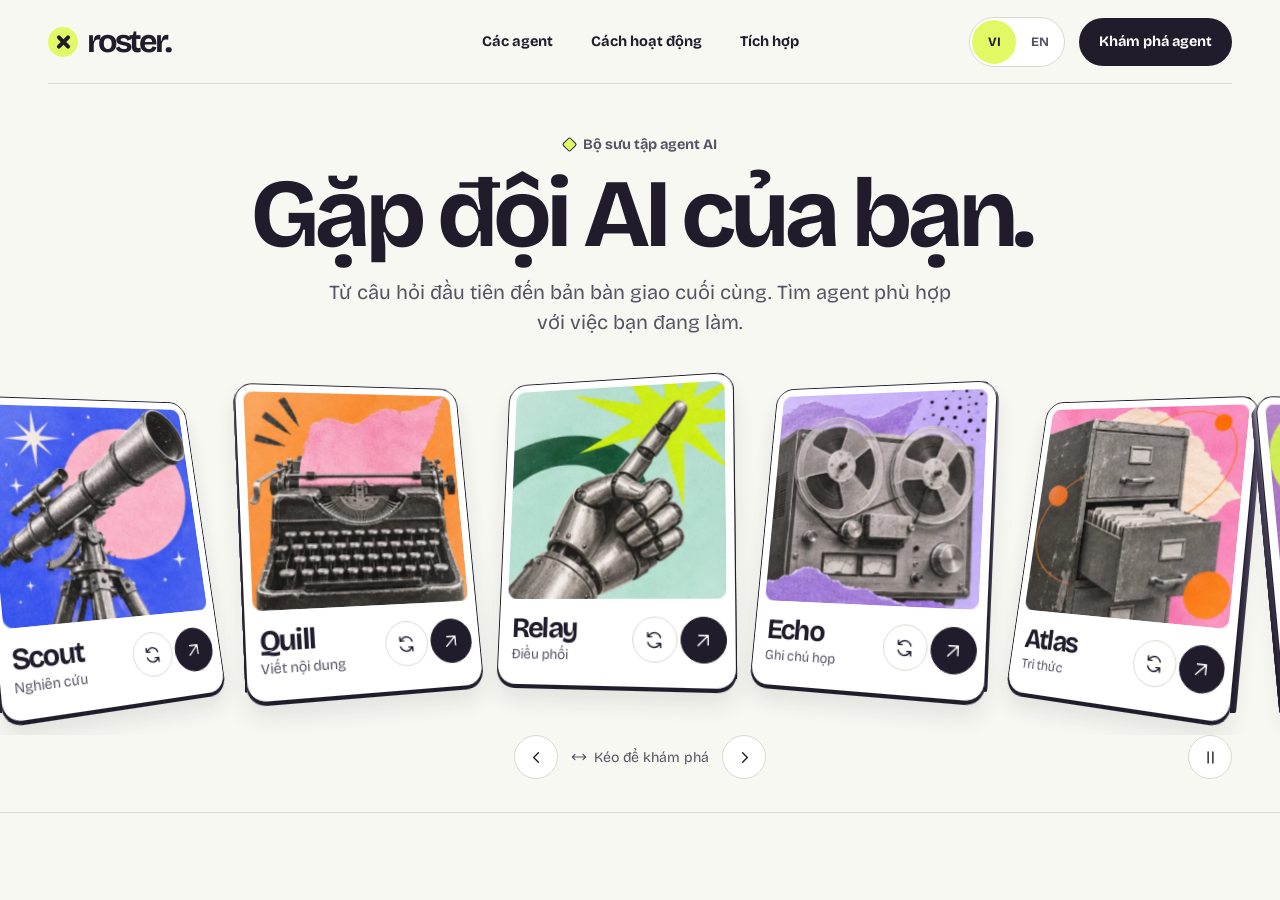
<file: templates/roster-ai-agents/demo.html>
<!doctype html>
<html lang="vi">
<meta charset="utf-8">
<meta name="viewport" content="width=device-width, initial-scale=1">
<title>Roster · Xem trước</title>
<style>
  html, body { margin: 0; min-height: 100%; background: #F7F8F2; }
  iframe { display: block; width: 100%; height: 100dvh; border: 0; }
</style>
<iframe id="preview" title="Roster · Bản xem trước VI và EN" sandbox="allow-scripts"
  src="../../skills/roster-ai-agents/templates/demo.html"></iframe>
<script>
  const locale = new URL(location.href).searchParams.get("lang");
  if (locale === "en" || locale === "vi") {
    const preview = document.querySelector("#preview");
    const url = new URL(preview.getAttribute("src"), location.href);
    url.searchParams.set("lang", locale);
    preview.src = url;
  }
</script>
</html>
</file>
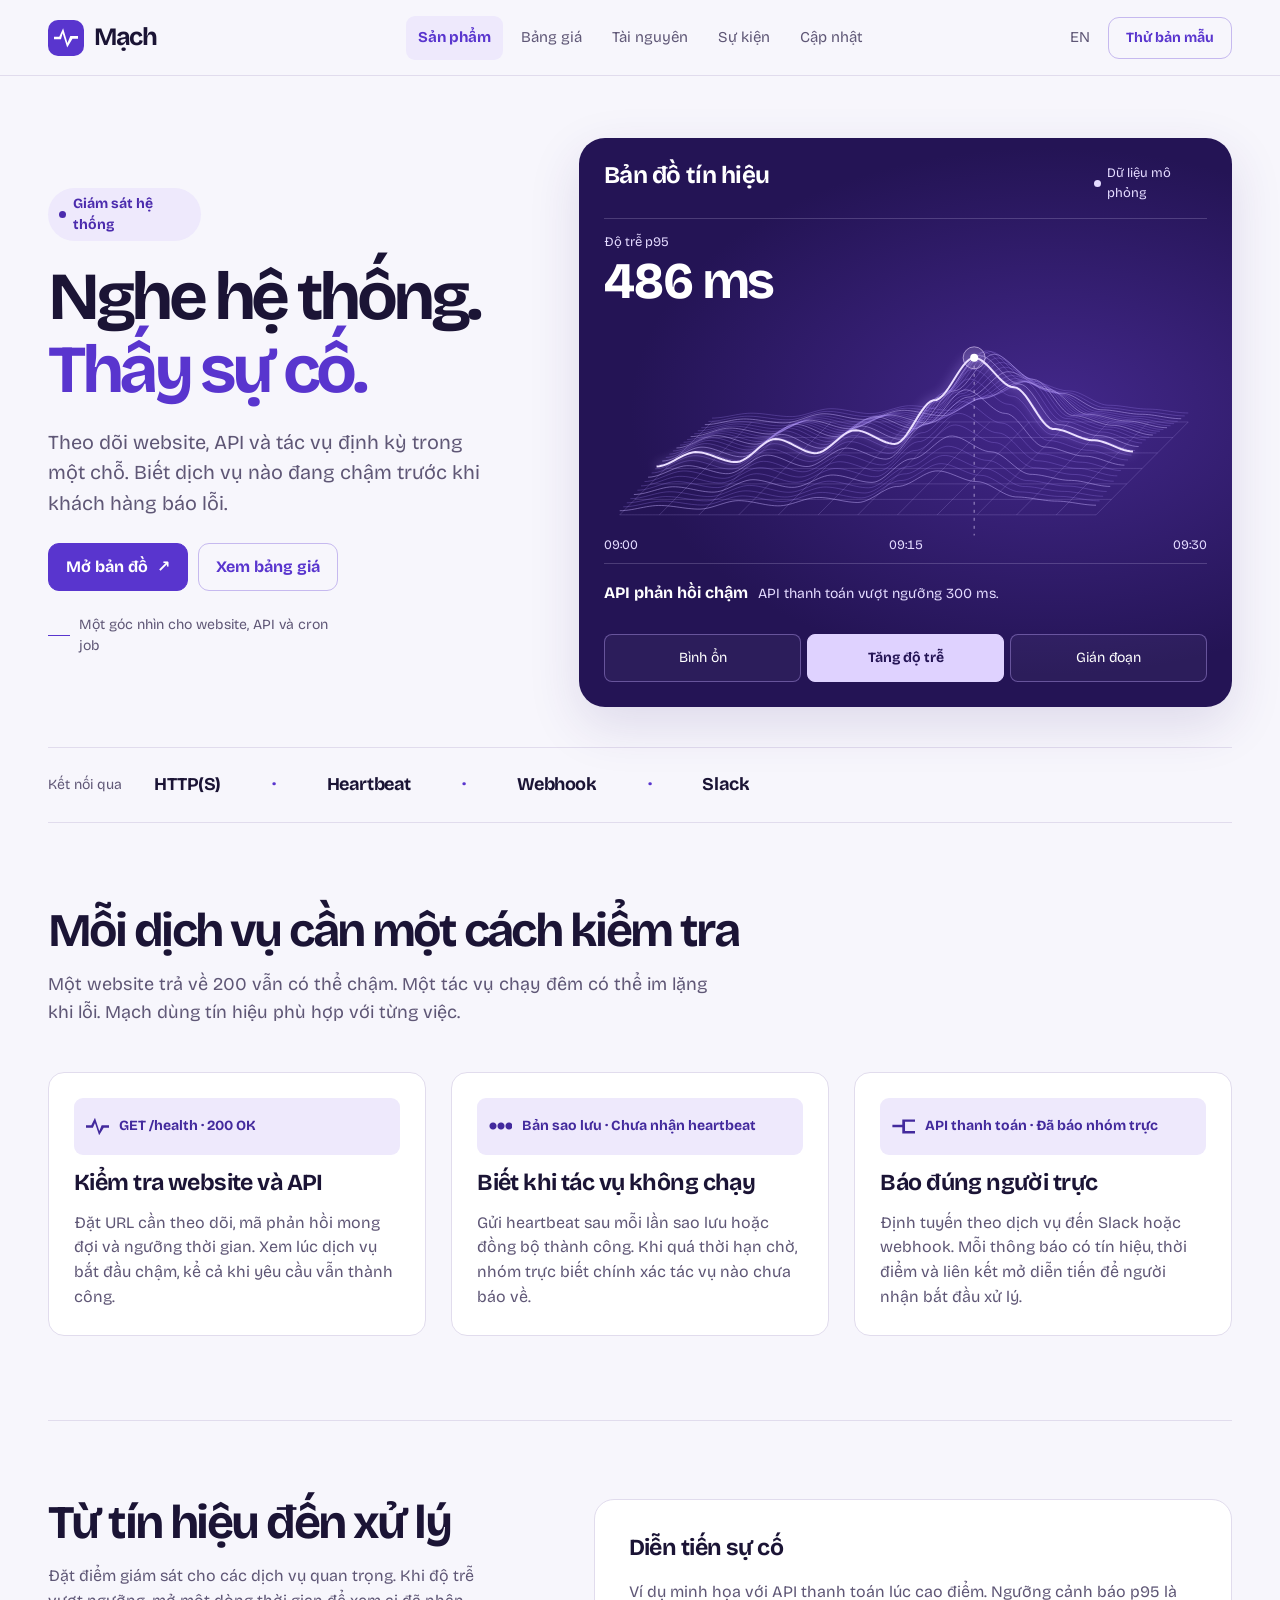
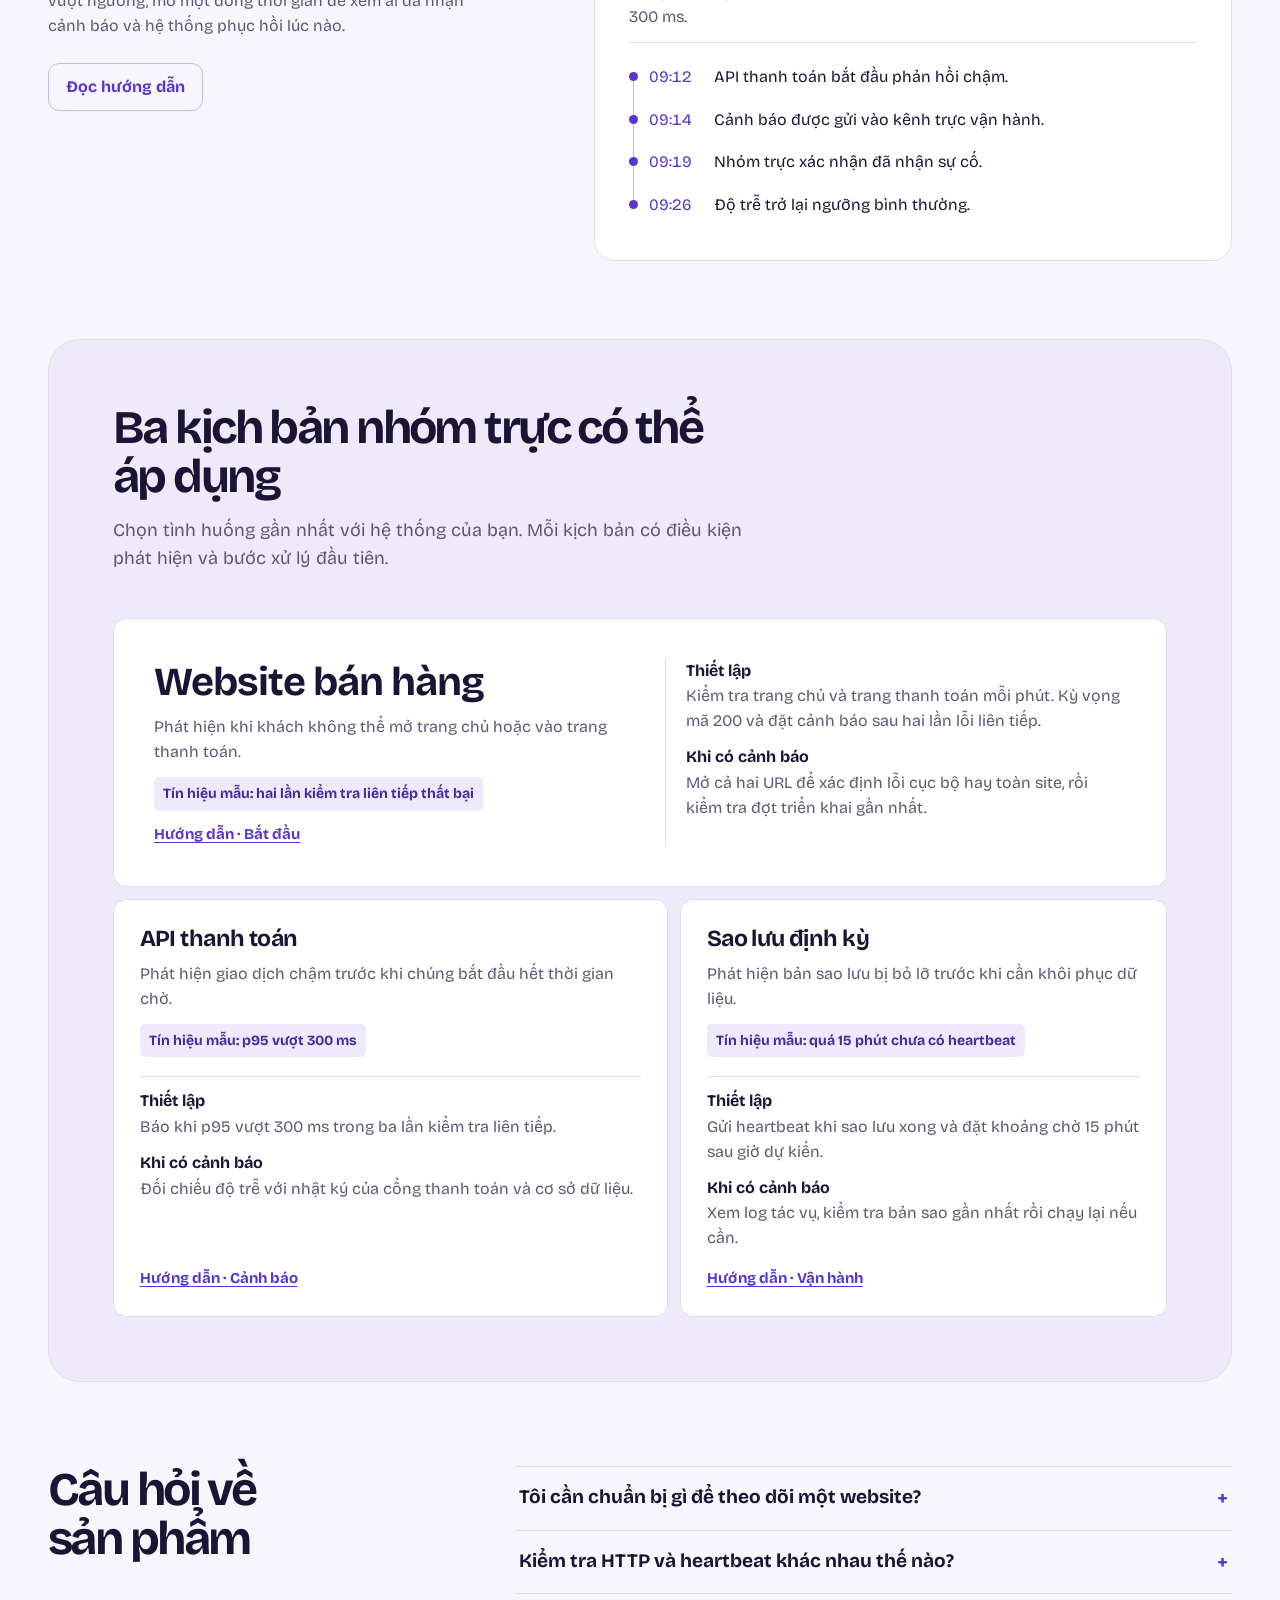
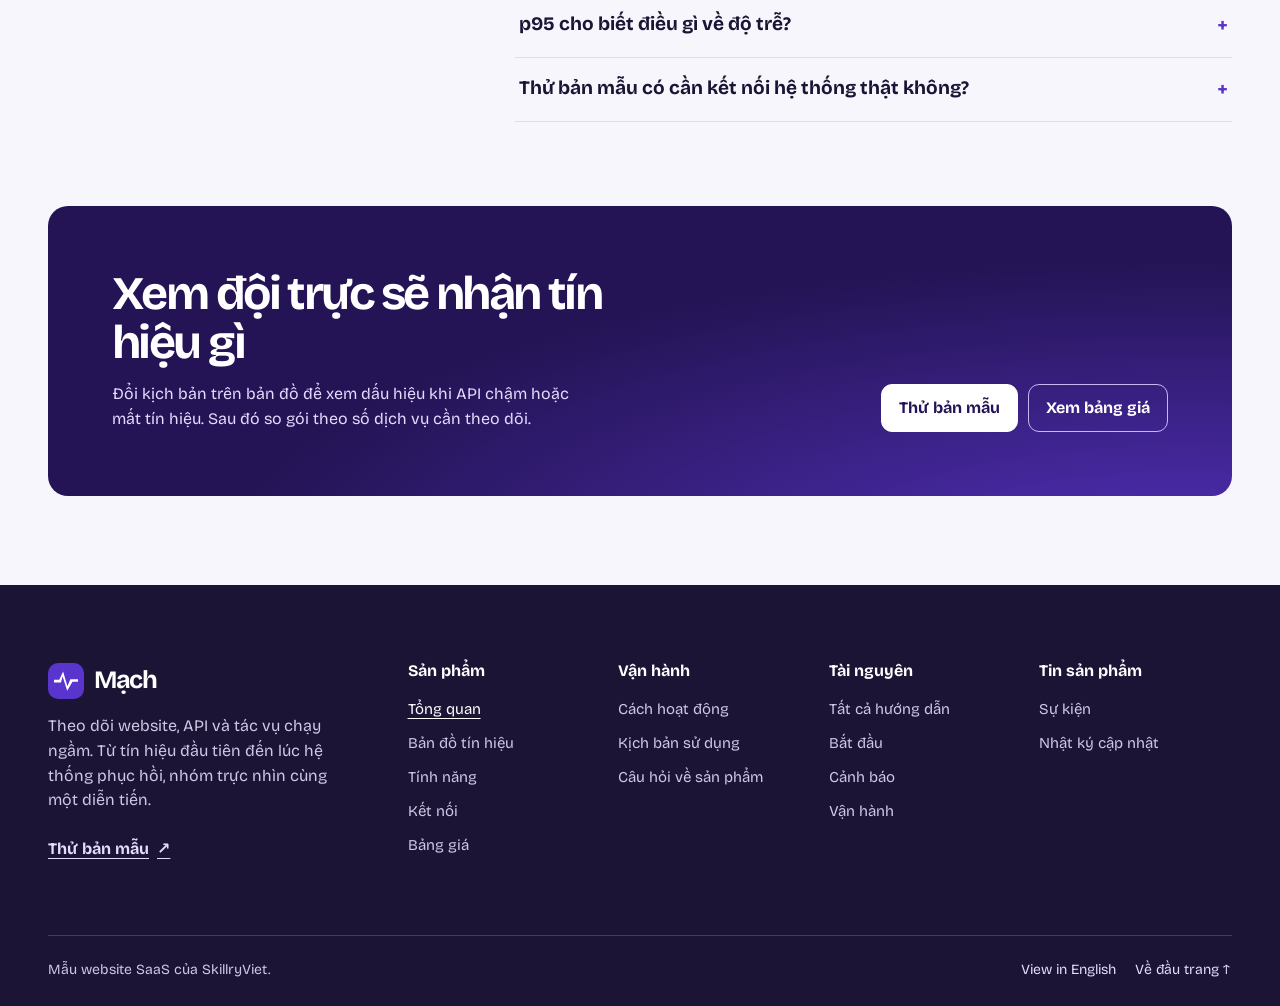
<file: skills/mach-signal-saas-site/templates/demo.html>
<!doctype html>
<html lang="vi">
<head>
  <meta charset="utf-8">
  <meta name="viewport" content="width=device-width, initial-scale=1">
  <meta name="color-scheme" content="light">
  <meta name="theme-color" content="#F7F6FC">
  <title>Mạch</title>
  <style>@font-face{font-family:"Bricolage Grotesque";font-weight:400;font-style:normal;font-display:swap;src:url([data-uri]) format("truetype")}
@font-face{font-family:"Bricolage Grotesque";font-weight:700;font-style:normal;font-display:swap;src:url([data-uri]) format("truetype")}
:root {
  --bg: #f7f6fc;
  --surface: #fff;
  --ink: #1b1435;
  --muted: #5f5776;
  --accent: #5935ce;
  --scope: #241455;
  --line: #e1dced;
  --tint: #eee9fc;
  --on-scope: #e4dbff;
  --radius: 20px;
  --font: "Bricolage Grotesque", system-ui, sans-serif;
}
*, *::before, *::after { box-sizing: border-box; }
html { scroll-padding-block: 94px 24px; }
body { display: flex; flex-direction: column; min-height: 100vh; min-height: 100svh; margin: 0; color: var(--ink); background: var(--bg); font: 400 16px/1.55 var(--font); }
main { flex: 1; }
body, h1, h2, h3, p, a, button, label, summary { overflow-wrap: anywhere; }
button, input { font: inherit; }
button, a { -webkit-tap-highlight-color: transparent; }
button { color: inherit; }
button, summary { cursor: pointer; }
a { color: inherit; }
a:hover { text-decoration-thickness: 2px; }
[hidden] { display: none !important; }
:focus-visible { outline: 3px solid var(--accent); outline-offset: 4px; }
.scope :focus-visible { outline-color: white; }
.wrap { width: min(100% - 96px, 1184px); margin-inline: auto; }
.skip-link { position: fixed; z-index: 5; top: 10px; left: 12px; transform: translateY(-180%); padding: 10px 18px; background: white; border-radius: 8px; }
.skip-link:focus { transform: none; }
.site-header { position: sticky; z-index: 3; top: 0; background: var(--bg); border-bottom: 1px solid var(--line); }
.header-inner { display: grid; grid-template-columns: 1fr auto 1fr; align-items: center; gap: 20px; min-height: 75px; }
.brand { display: inline-flex; align-items: center; justify-self: start; gap: 10px; color: var(--ink); font-size: 25px; font-weight: 700; letter-spacing: -.055em; text-decoration: none; }
.brand-mark { display: inline-grid; place-items: center; width: 36px; height: 36px; flex: 0 0 36px; border-radius: 10px; background: var(--accent); }
.brand-mark::after { content: ""; width: 24px; height: 20px; background: white; clip-path: polygon(0 46%, 22% 46%, 38% 4%, 56% 78%, 68% 43%, 100% 43%, 100% 56%, 77% 56%, 55% 100%, 36% 29%, 29% 59%, 0 59%); }
.site-nav, .header-actions { display: flex; align-items: center; gap: 6px; }
.site-nav a, .lang, .menu-toggle { padding: 10px 12px; min-height: 44px; border-radius: 9px; color: var(--muted); font-size: 15px; text-decoration: none; }
.site-nav a:hover, .site-nav a[aria-current="page"], .lang:hover, .menu-toggle:hover { background: var(--tint); color: var(--accent); }
.site-nav a[aria-current="page"] { font-weight: 700; }
.header-actions { justify-self: end; }
.lang, .menu-toggle { border: 0; background: transparent; }
.menu-toggle, .site-nav .mobile-demo { display: none; }
.btn { display: inline-flex; align-items: center; justify-content: center; gap: 9px; min-height: 48px; padding: 10px 17px; border: 1px solid var(--accent); border-radius: 11px; color: white; background: var(--accent); font-weight: 700; line-height: 1.25; text-align: center; text-decoration: none; }
.btn:hover { background: var(--scope); border-color: var(--scope); }
.btn.secondary { color: var(--accent); background: transparent; border-color: #c6b9ef; }
.btn.secondary:hover { background: var(--tint); }
.btn.compact { min-height: 42px; font-size: 14px; }
.btn:disabled { opacity: .65; cursor: default; }
.cta-row { display: flex; flex-wrap: wrap; align-items: center; gap: 10px; }
h1, h2, h3 { margin: 0; font-weight: 700; text-wrap: balance; }
h1 { font-size: clamp(50px, 5.25vw, 81px); line-height: 1; letter-spacing: -.066em; }
h2 { font-size: clamp(32px, 3.65vw, 54px); line-height: 1.05; letter-spacing: -.055em; }
h3 { font-size: 23px; line-height: 1.2; letter-spacing: -.025em; }
p { margin: 0; }
.muted { color: var(--muted); }
.tag { display: inline-flex; align-items: center; gap: 7px; width: fit-content; border-radius: 999px; padding: 5px 11px; background: var(--tint); color: #4b2bad; font-size: 14px; font-weight: 700; }
.tag::before, .scope-label::before { content: ""; display: block; flex: 0 0 7px; height: 7px; border-radius: 50%; background: currentColor; }
.hero { display: grid; grid-template-columns: minmax(0, .86fr) minmax(0, 1.14fr); gap: clamp(24px, 3vw, 48px); align-items: center; padding-block: 62px 40px; }
.hero-copy { display: grid; justify-items: start; gap: 23px; }
.hero-copy h1 span { display: block; }
.hero-copy h1 span + span { color: var(--accent); margin-top: 6px; }
.hero-copy > p { max-width: 35ch; color: var(--muted); font-size: clamp(17px, 1.55vw, 21px); }
.hero-copy .hero-meta { font-size: 14px; }
.hero-meta { display: flex; align-items: center; gap: 9px; }
.hero-meta::before { content: ""; flex: 0 0 22px; height: 1px; background: var(--accent); }
.scope {
  display: grid;
  grid-template-rows: auto 1fr auto;
  min-width: 0;
  margin: 0;
  padding: 25px;
  border-radius: 26px;
  color: white;
  background: radial-gradient(ellipse at 72% 48%, #43288b 0%, transparent 63%), var(--scope);
  box-shadow: 0 18px 52px #3e277722;
}
.scope-head { display: flex; align-items: start; justify-content: space-between; flex-wrap: wrap; gap: 8px 16px; }
.scope-head h2 { font-size: 24px; letter-spacing: -.03em; }
.scope-label { display: inline-flex; align-items: center; gap: 6px; color: var(--on-scope); font-size: 13px; }
.plot { display: grid; grid-template-rows: auto 1fr auto; position: relative; isolation: isolate; min-height: clamp(265px, 27vw, 395px); margin-block: 15px 17px; border-block: 1px solid #e4dbff33; }
.plot canvas { position: absolute; inset: 0; z-index: -1; width: 100%; height: 100%; }
.plot-metric { display: grid; align-content: start; gap: 2px; padding-top: 13px; }
.plot-metric span, .plot-times { color: var(--on-scope); font-size: 13px; }
.plot-metric strong { font-size: clamp(32px, 4vw, 53px); line-height: 1.08; letter-spacing: -.05em; font-variant-numeric: tabular-nums; }
.plot-times { display: flex; justify-content: space-between; grid-row: 3; padding-block: 5px 8px; font-variant-numeric: tabular-nums; }
.scenario-caption { display: flex; align-items: baseline; flex-wrap: wrap; gap: 2px 10px; min-height: 53px; font-size: 14px; color: var(--on-scope); }
.scenario-caption strong { color: white; font-size: 16px; }
.scenario-group { display: grid; grid-template-columns: repeat(3, minmax(0, 1fr)); gap: 6px; }
.scenario { min-height: 48px; padding: 7px 5px; border: 1px solid #b7a0f36b; border-radius: 8px; background: #f5eeff0a; color: white; font-size: 14px; line-height: 1.25; }
.scenario:hover { background: #f5eeff27; }
.scenario[aria-pressed="true"] { background: #dfd2ff; border-color: #dfd2ff; color: var(--scope); font-weight: 700; }
.connections { display: flex; align-items: center; flex-wrap: wrap; gap: 12px 32px; min-height: 76px; padding-block: 17px; border-block: 1px solid var(--line); }
.connections > span { color: var(--muted); font-size: 14px; }
.connections ul { display: flex; flex-wrap: wrap; align-items: center; gap: 12px clamp(20px, 4vw, 52px); margin: 0; padding: 0; list-style: none; }
.connections li { color: var(--ink); font-size: 18px; font-weight: 700; letter-spacing: -.025em; }
.connections li + li::before { content: "·"; margin-inline-end: clamp(20px, 4vw, 52px); color: var(--accent); }
.product-section { padding-block: clamp(48px, 6.6vw, 96px); }
.section-intro { margin-bottom: clamp(25px, 3.5vw, 45px); }
.section-intro h2 { max-width: 25ch; text-wrap: pretty; }
.section-intro p { max-width: 56ch; margin-top: 15px; color: var(--muted); font-size: 18px; }
.capability-grid { display: grid; grid-template-columns: repeat(3, minmax(0, 1fr)); gap: clamp(14px, 2vw, 28px); }
.capability { display: grid; align-content: start; gap: 14px; padding: clamp(16px, 2vw, 25px); border: 1px solid var(--line); border-radius: 16px; background: var(--surface); }
.capability h3 { text-wrap: pretty; }
.capability p { color: var(--muted); }
.capability-sample { display: flex; align-items: center; gap: 10px; min-height: 57px; padding: 10px 12px; border-radius: 9px; color: #432a9d; background: var(--tint); font-size: 14px; font-weight: 700; line-height: 1.3; }
.sample-mark { flex: 0 0 23px; height: 20px; background: currentColor; clip-path: polygon(0 44%, 23% 44%, 39% 6%, 58% 73%, 68% 44%, 100% 44%, 100% 56%, 77% 56%, 57% 94%, 39% 33%, 30% 56%, 0 56%); }
.capability:nth-child(2) .sample-mark { background: radial-gradient(circle at 4px center, currentColor 3px, transparent 4px) 0 0 / 8px 100%; clip-path: none; }
.capability:nth-child(3) .sample-mark { clip-path: polygon(0 42%, 43% 42%, 43% 15%, 100% 15%, 100% 27%, 55% 27%, 55% 73%, 100% 73%, 100% 85%, 43% 85%, 43% 54%, 0 54%); }
.editorial { display: grid; grid-template-columns: minmax(0, .86fr) minmax(0, 1.14fr); align-items: start; gap: clamp(24px, 5vw, 76px); padding-block: 78px; }
#features + .editorial { border-block-start: 1px solid var(--line); }
.editorial-copy > p { max-width: 45ch; margin-block: 16px 24px; }
.story { margin: 0; padding: clamp(18px, 3vw, 34px); border: 1px solid var(--line); border-radius: var(--radius); background: var(--surface); }
.story h3 { margin-bottom: 18px; }
.story-context { margin-bottom: 13px; padding-bottom: 13px; border-block-end: 1px solid var(--line); }
.story ol { margin: 0; padding: 0; list-style: none; }
.story li { display: grid; grid-template-columns: 65px 1fr; position: relative; padding: 10px 0 10px 20px; line-height: 1.4; }
.story li::before { content: ""; position: absolute; left: 0; top: 16px; z-index: 1; width: 9px; height: 9px; border-radius: 50%; background: var(--accent); }
.story li:not(:last-child)::after { content: ""; position: absolute; top: 20px; bottom: -18px; left: 4px; border-left: 1px solid #c6b9ef; }
.story time { color: var(--accent); font-variant-numeric: tabular-nums; }
.playbook-section { padding: clamp(22px, 5vw, 65px); border: 1px solid var(--line); border-radius: clamp(17px, 3vw, 32px); background: #eeeaf9; }
.playbook-section .section-intro h2 { max-width: 23ch; }
.playbook-grid { display: grid; grid-template-columns: minmax(0, 1.14fr) minmax(0, 1fr); gap: 12px; }
.playbook { display: grid; grid-template-rows: auto auto auto 1fr auto; align-items: start; gap: 9px; min-width: 0; padding: clamp(16px, 2vw, 28px); border: 1px solid var(--line); border-radius: 13px; background: var(--surface); }
.playbook:first-child { grid-column: 1 / -1; padding: clamp(18px, 3.3vw, 40px); }
.playbook:first-child h3 { font-size: clamp(26px, 3.1vw, 43px); }
.playbook > p, .playbook dd { color: var(--muted); }
.playbook .playbook-trigger { width: fit-content; margin-block: 3px; padding: 6px 9px; border-radius: 5px; color: #432a9d; background: var(--tint); font-size: 14px; font-weight: 700; }
.playbook dl { display: grid; align-content: start; gap: 11px; margin: 7px 0; padding-block-start: 12px; border-block-start: 1px solid var(--line); }
.playbook dt { font-weight: 700; }
.playbook dd { margin: 1px 0 0; }
.playbook a { justify-self: start; color: var(--accent); font-size: 15px; font-weight: 700; text-underline-offset: .2em; }
@media (min-width: 769px) {
  .playbook:first-child { grid-template-columns: repeat(2, minmax(0, 1fr)); grid-template-rows: repeat(4, auto); column-gap: clamp(22px, 4vw, 50px); }
  .playbook:first-child > :not(dl) { grid-column: 1; }
  .playbook:first-child dl { grid-column: 2; grid-row: 1 / 5; align-self: stretch; margin: 0; padding: 0 0 0 20px; border-block-start: 0; border-inline-start: 1px solid var(--line); }
}
.product-faq { display: grid; grid-template-columns: minmax(0, .72fr) minmax(0, 1.28fr); align-items: start; gap: clamp(24px, 5vw, 72px); }
.product-faq h2 { text-wrap: pretty; }
.closing-call { display: flex; align-items: end; justify-content: space-between; flex-wrap: wrap; gap: 22px 38px; margin-block-end: clamp(45px, 7vw, 96px); padding: clamp(24px, 5vw, 65px); border-radius: var(--radius); color: white; background: radial-gradient(ellipse at 96% 125%, #5230bb, transparent 60%), var(--scope); }
.closing-call h2 { max-width: 19ch; text-wrap: pretty; }
.closing-call p { max-width: 48ch; margin-top: 14px; color: var(--on-scope); }
.closing-call .btn { border-color: white; color: var(--scope); background: white; }
.closing-call .btn:hover { background: var(--on-scope); }
.closing-call .btn.secondary { color: white; background: transparent; border-color: #c9b8f0; }
.closing-call .btn.secondary:hover { background: #ffffff19; }
.closing-call :focus-visible, .site-footer :focus-visible { outline-color: var(--on-scope); }
.page { padding-block: 62px 82px; }
.page-heading { display: grid; justify-items: start; gap: 18px; margin-bottom: 36px; }
.page-heading h1 { max-width: 18ch; font-size: clamp(44px, 5vw, 70px); }
.page-heading p { max-width: 55ch; font-size: 19px; color: var(--muted); }
.selector { display: flex; flex-wrap: wrap; gap: 7px; margin-block: 18px; }
.choice { min-height: 44px; padding: 8px 14px; border: 1px solid #c6b9ef; border-radius: 9px; color: var(--accent); background: transparent; }
.choice:hover { background: var(--tint); }
.choice[aria-pressed="true"] { background: var(--accent); border-color: var(--accent); color: white; }
.cards { display: grid; grid-template-columns: repeat(3, minmax(0, 1fr)); gap: 14px; }
.card { display: grid; align-content: start; gap: 14px; padding: 24px; border: 1px solid var(--line); border-radius: var(--radius); background: var(--surface); }
.card p, .card li { color: var(--muted); }
.card h2 { font-size: clamp(30px, 3.2vw, 43px); }
.card-heading { display: grid; justify-items: start; align-content: end; gap: 6px; }
.card .tag, .card .btn { justify-self: start; }
.card.featured { border: 2px solid var(--accent); }
.card .btn { align-self: end; }
.price-disclaimer { margin-block: 12px 0; }
.card ul { list-style: none; padding: 0; margin: 0; }
.card li::before { content: "✓"; padding-right: 6px; color: var(--accent); font-weight: 700; }
.plan-price { display: flex; align-items: baseline; flex-wrap: wrap; gap: 0 5px; }
.plan-price strong { color: var(--ink); font-size: clamp(28px, 3vw, 42px); letter-spacing: -.05em; line-height: 1.12; font-variant-numeric: tabular-nums; }
.price-note { font-size: 14px; }
.subsection { margin-top: 52px; }
.subsection h2 { margin-bottom: 18px; font-size: clamp(30px, 3vw, 42px); }
.table-region { overflow-x: auto; border: 1px solid var(--line); border-radius: 12px; background: white; }
table { width: 100%; border-collapse: collapse; min-width: 31rem; font-size: 15px; }
th, td { padding: 12px 14px; text-align: end; border-bottom: 1px solid var(--line); }
th:first-child { text-align: start; }
tbody tr:last-child > * { border-bottom: 0; }
.reading-list { border-top: 1px solid var(--line); }
.reading-list details { border-bottom: 1px solid var(--line); }
.reading-list summary { display: grid; grid-template-columns: 1fr auto; gap: 4px 12px; padding: 15px 4px; list-style: none; font-size: 19px; font-weight: 700; }
.reading-list summary::-webkit-details-marker { display: none; }
.reading-list summary::after { content: "+"; font-size: 21px; color: var(--accent); }
.reading-list details[open] summary::after { content: "−"; }
.reading-list summary span { grid-column: 1; grid-row: 2; font-size: 15px; font-weight: 400; color: var(--muted); }
.reading-list details > p { max-width: 68ch; padding: 0 4px 18px; color: var(--muted); }
.field { display: grid; gap: 6px; max-width: 540px; font-weight: 700; }
.field input { width: 100%; min-height: 48px; padding: 8px 12px; border: 1px solid #a89bbf; border-radius: 9px; color: var(--ink); background: white; }
.result-count { margin-bottom: 11px; color: var(--muted); }
.event-list { display: grid; gap: 10px; }
.event { display: grid; grid-template-columns: minmax(0, 160px) minmax(0, 1fr) auto; align-items: center; gap: 18px; padding: 20px 22px; border: 1px solid var(--line); border-radius: 13px; background: var(--surface); }
.event time { color: var(--accent); font-weight: 700; }
.event h2 { font-size: 25px; }
.event p { color: var(--muted); }
.event .tag { margin-bottom: 5px; }
.releases { position: relative; margin-block: 26px; padding-left: 26px; border-left: 1px solid #c6b9ef; }
.release { display: grid; grid-template-columns: minmax(0, 165px) minmax(0, 1fr); position: relative; gap: 14px; padding-block: 0 22px; }
.release::before { content: ""; position: absolute; left: -31px; top: 12px; width: 9px; height: 9px; border-radius: 50%; background: var(--accent); }
.release:last-child { padding-bottom: 0; }
.release time { display: block; margin-top: 6px; color: var(--muted); }
.release h2 { font-size: 28px; margin-bottom: 6px; }
.release p { max-width: 66ch; color: var(--muted); }
.site-footer { color: white; background: var(--ink); }
.footer-top { display: grid; grid-template-columns: minmax(0, .95fr) minmax(0, 2.65fr); gap: 32px clamp(24px, 5vw, 65px); padding-block: clamp(40px, 6vw, 76px) clamp(35px, 5vw, 65px); }
.footer-brand { display: grid; justify-items: start; align-content: start; gap: 14px; }
.footer-brand .brand { color: white; }
.footer-brand p { max-width: 31ch; color: #cfc7e3; }
.footer-demo { display: inline-flex; align-items: center; gap: 8px; min-height: 44px; color: #e4dbff; font-weight: 700; text-underline-offset: .25em; }
.footer-nav { display: grid; grid-template-columns: repeat(4, minmax(0, 1fr)); align-items: start; gap: 18px; }
.footer-group h2 { margin-bottom: 11px; font-size: 16px; line-height: 1.3; letter-spacing: 0; text-wrap: pretty; }
.footer-group ul { margin: 0; padding: 0; list-style: none; }
.footer-group a { display: inline-flex; align-items: center; min-height: 34px; padding-block: 4px; color: #cfc7e3; font-size: 15px; line-height: 1.3; text-decoration: none; }
.footer-group a[aria-current="page"], .footer-group a:hover { color: white; text-decoration: underline; text-underline-offset: .24em; }
.footer-bottom { display: flex; flex-wrap: wrap; justify-content: space-between; align-items: center; gap: 5px 18px; padding-block: 12px 14px; border-block-start: 1px solid #cfc7e338; }
.footer-bottom p { color: #cfc7e3; font-size: 14px; }
.footer-actions { display: flex; flex-wrap: wrap; gap: 2px 15px; }
.footer-actions button { min-height: 44px; padding: 6px 2px; border: 0; color: #e4dbff; background: transparent; font-size: 14px; }
.footer-actions button:hover { text-decoration: underline; text-underline-offset: .24em; }
dialog { width: min(100% - 32px, 460px); max-height: calc(100% - 32px); padding: 23px; border: 1px solid var(--line); border-radius: var(--radius); color: var(--ink); background: var(--surface); box-shadow: 0 22px 68px #24145544; }
dialog::backdrop { background: #24145580; }
.dialog-head { display: flex; justify-content: space-between; align-items: start; gap: 10px; margin-bottom: 13px; }
.dialog-head h2 { font-size: 31px; }
.close-dialog { display: grid; place-items: center; flex: 0 0 44px; height: 44px; border: 0; border-radius: 8px; color: var(--accent); background: var(--tint); font-size: 25px; }
.dialog-body, dialog form { display: grid; gap: 14px; }
dialog form .btn { justify-self: start; }
.no-results { min-height: 75px; padding-block: 10px; color: var(--muted); }
@media (min-width: 881px) {
  .card { grid-row: span 5; grid-template-rows: subgrid; }
}
@media (max-width: 1050px) {
  .wrap { width: calc(100% - 56px); }
  .site-nav a { padding-inline: 8px; }
  .hero { gap: 20px; }
  .hero-copy { gap: 18px; }
  .scope { padding: 19px; }
}
@media (max-width: 880px) {
  .header-inner { min-height: 63px; display: flex; justify-content: space-between; gap: 10px; }
  .menu-toggle { display: inline-block; }
  .header-actions .btn { display: none; }
  .site-nav { display: none; position: absolute; top: calc(100% + 1px); inset-inline: 0; padding: 10px 24px; border-bottom: 1px solid var(--line); background: var(--bg); }
  .site-nav[data-open="true"] { display: grid; grid-template-columns: 1fr 1fr; }
  .site-nav a { padding-inline: 12px; }
  .site-nav .mobile-demo { display: flex; align-items: center; color: var(--accent); background: var(--tint); font-weight: 700; }
  .hero, .editorial { grid-template-columns: 1fr; gap: 28px; }
  .hero { padding-block: 39px 28px; }
  .hero-copy > p { max-width: 49ch; }
  .editorial { padding-block: 52px; }
  .capability-grid { gap: 10px; }
  .product-faq, .footer-top { grid-template-columns: 1fr; }
  .footer-brand p { max-width: 49ch; }
  .cards { grid-template-columns: 1fr 1fr; }
  .event { grid-template-columns: minmax(0, 135px) minmax(0, 1fr); }
  .event .btn { grid-column: 2; justify-self: start; }
}
@media (max-width: 570px) {
  .wrap { width: calc(100% - 32px); }
  .brand { font-size: 23px; }
  .brand-mark { width: 32px; height: 32px; flex-basis: 32px; }
  .hero { padding-top: 31px; gap: 22px; }
  h1 { font-size: clamp(41px, 12vw, 56px); }
  .scope { padding: 15px; border-radius: 18px; }
  .scope-head { align-items: center; }
  .scope-head h2 { font-size: 20px; }
  .plot { min-height: 233px; margin-block: 12px; }
  .scenario-caption { min-height: 66px; }
  .scenario { font-size: 13px; }
  .connections { display: grid; gap: 7px; }
  .connections ul { gap: 8px 16px; }
  .connections li { font-size: 15px; }
  .connections li + li::before { margin-inline-end: 9px; }
  .cards, .event, .release, .capability-grid, .playbook-grid { grid-template-columns: 1fr; }
  .event .btn { grid-column: 1; }
  .event { gap: 10px; padding: 16px; }
  .release { gap: 5px; }
  .page { padding-block: 38px 55px; }
  .page-heading { margin-bottom: 26px; }
  .footer-nav { grid-template-columns: repeat(2, minmax(0, 1fr)); gap: 21px 17px; }
  .footer-group a { min-height: 40px; }
}
@media (forced-colors: active) {
  .scenario[aria-pressed="true"], .choice[aria-pressed="true"] { border: 2px solid Highlight; }
  .site-nav a[aria-current="page"] { text-decoration: underline; }
}
</style>
<!--
Copyright 2022 The Bricolage Grotesque Project Authors (https://github.com/ateliertriay/bricolage)

This Font Software is licensed under the SIL Open Font License, Version 1.1.
This license is copied below, and is also available with a FAQ at:
https://openfontlicense.org


-----------------------------------------------------------
SIL OPEN FONT LICENSE Version 1.1 - 26 February 2007
-----------------------------------------------------------

PREAMBLE
The goals of the Open Font License (OFL) are to stimulate worldwide
development of collaborative font projects, to support the font creation
efforts of academic and linguistic communities, and to provide a free and
open framework in which fonts may be shared and improved in partnership
with others.

The OFL allows the licensed fonts to be used, studied, modified and
redistributed freely as long as they are not sold by themselves. The
fonts, including any derivative works, can be bundled, embedded, 
redistributed and/or sold with any software provided that any reserved
names are not used by derivative works. The fonts and derivatives,
however, cannot be released under any other type of license. The
requirement for fonts to remain under this license does not apply
to any document created using the fonts or their derivatives.

DEFINITIONS
"Font Software" refers to the set of files released by the Copyright
Holder(s) under this license and clearly marked as such. This may
include source files, build scripts and documentation.

"Reserved Font Name" refers to any names specified as such after the
copyright statement(s).

"Original Version" refers to the collection of Font Software components as
distributed by the Copyright Holder(s).

"Modified Version" refers to any derivative made by adding to, deleting,
or substituting -- in part or in whole -- any of the components of the
Original Version, by changing formats or by porting the Font Software to a
new environment.

"Author" refers to any designer, engineer, programmer, technical
writer or other person who contributed to the Font Software.

PERMISSION & CONDITIONS
Permission is hereby granted, free of charge, to any person obtaining
a copy of the Font Software, to use, study, copy, merge, embed, modify,
redistribute, and sell modified and unmodified copies of the Font
Software, subject to the following conditions:

1) Neither the Font Software nor any of its individual components,
in Original or Modified Versions, may be sold by itself.

2) Original or Modified Versions of the Font Software may be bundled,
redistributed and/or sold with any software, provided that each copy
contains the above copyright notice and this license. These can be
included either as stand-alone text files, human-readable headers or
in the appropriate machine-readable metadata fields within text or
binary files as long as those fields can be easily viewed by the user.

3) No Modified Version of the Font Software may use the Reserved Font
Name(s) unless explicit written permission is granted by the corresponding
Copyright Holder. This restriction only applies to the primary font name as
presented to the users.

4) The name(s) of the Copyright Holder(s) or the Author(s) of the Font
Software shall not be used to promote, endorse or advertise any
Modified Version, except to acknowledge the contribution(s) of the
Copyright Holder(s) and the Author(s) or with their explicit written
permission.

5) The Font Software, modified or unmodified, in part or in whole,
must be distributed entirely under this license, and must not be
distributed under any other license. The requirement for fonts to
remain under this license does not apply to any document created
using the Font Software.

TERMINATION
This license becomes null and void if any of the above conditions are
not met.

DISCLAIMER
THE FONT SOFTWARE IS PROVIDED "AS IS", WITHOUT WARRANTY OF ANY KIND,
EXPRESS OR IMPLIED, INCLUDING BUT NOT LIMITED TO ANY WARRANTIES OF
MERCHANTABILITY, FITNESS FOR A PARTICULAR PURPOSE AND NONINFRINGEMENT
OF COPYRIGHT, PATENT, TRADEMARK, OR OTHER RIGHT. IN NO EVENT SHALL THE
COPYRIGHT HOLDER BE LIABLE FOR ANY CLAIM, DAMAGES OR OTHER LIABILITY,
INCLUDING ANY GENERAL, SPECIAL, INDIRECT, INCIDENTAL, OR CONSEQUENTIAL
DAMAGES, WHETHER IN AN ACTION OF CONTRACT, TORT OR OTHERWISE, ARISING
FROM, OUT OF THE USE OR INABILITY TO USE THE FONT SOFTWARE OR FROM
OTHER DEALINGS IN THE FONT SOFTWARE.

-->
</head>
<body>
  <a class="skip-link" href="#main" id="skip"></a>
  <header class="site-header" id="header"></header>
  <main id="main" tabindex="-1"></main>
  <footer class="site-footer" id="footer"></footer>
  <dialog id="action-dialog"></dialog>
  <noscript>Mở trang này bằng trình duyệt có JavaScript để dùng bản mẫu. / Enable JavaScript to use this demo.</noscript>
  <script id="site-data" type="application/json">{"brand":"Mạch","product":{"category":{"vi":"Giám sát hệ thống","en":"System monitoring"},"headline":{"vi":["Nghe hệ thống.","Thấy sự cố."],"en":["Hear your stack.","See the outage."]},"intro":{"vi":"Theo dõi website, API và tác vụ định kỳ trong một chỗ. Biết dịch vụ nào đang chậm trước khi khách hàng báo lỗi.","en":"Monitor websites, APIs and scheduled jobs in one place. See which service is slowing down before a customer reports it."},"coverage":{"vi":"Một góc nhìn cho website, API và cron job","en":"One view for websites, APIs and cron jobs"},"integrations":["HTTP(S)","Heartbeat","Webhook","Slack"],"workflow":{"vi":"Đặt điểm giám sát cho các dịch vụ quan trọng. Khi độ trễ vượt ngưỡng, mở một dòng thời gian để xem ai đã nhận cảnh báo và hệ thống phục hồi lúc nào.","en":"Create monitors for your critical services. When latency crosses a threshold, open the timeline to see who was alerted and when the service recovered."},"timeline":[{"time":"09:12","text":{"vi":"API thanh toán bắt đầu phản hồi chậm.","en":"The payment API starts responding slowly."}},{"time":"09:14","text":{"vi":"Cảnh báo được gửi vào kênh trực vận hành.","en":"An alert is sent to the on-call channel."}},{"time":"09:19","text":{"vi":"Nhóm trực xác nhận đã nhận sự cố.","en":"The on-call team acknowledges the incident."}},{"time":"09:26","text":{"vi":"Độ trễ trở lại ngưỡng bình thường.","en":"Latency returns to its normal range."}}],"metric":{"label":{"vi":"Độ trễ p95","en":"p95 latency"},"unit":{"vi":"ms","en":"ms"},"times":["09:00","09:15","09:30"]},"workflowTitle":{"vi":"Từ tín hiệu đến xử lý","en":"From signal to response"},"timelineTitle":{"vi":"Diễn tiến sự cố","en":"Incident timeline"},"sections":{"features":{"title":{"vi":"Mỗi dịch vụ cần một cách kiểm tra","en":"Different services need different checks"},"intro":{"vi":"Một website trả về 200 vẫn có thể chậm. Một tác vụ chạy đêm có thể im lặng khi lỗi. Mạch dùng tín hiệu phù hợp với từng việc.","en":"A website can return 200 and still be slow. An overnight job can fail silently. Mạch watches for the signal that fits each service."},"items":[{"title":{"vi":"Kiểm tra website và API","en":"Check websites and APIs"},"body":{"vi":"Đặt URL cần theo dõi, mã phản hồi mong đợi và ngưỡng thời gian. Xem lúc dịch vụ bắt đầu chậm, kể cả khi yêu cầu vẫn thành công.","en":"Set the URL, expected response code and time threshold. See when a service begins to slow down while requests are still succeeding."},"sample":{"vi":"GET /health · 200 OK","en":"GET /health · 200 OK"}},{"title":{"vi":"Biết khi tác vụ không chạy","en":"Catch silent job failures"},"body":{"vi":"Gửi heartbeat sau mỗi lần sao lưu hoặc đồng bộ thành công. Khi quá thời hạn chờ, nhóm trực biết chính xác tác vụ nào chưa báo về.","en":"Send a heartbeat after each successful backup or sync. If the grace period passes, the on-call team can see exactly which job is missing."},"sample":{"vi":"Bản sao lưu · Chưa nhận heartbeat","en":"Backup · Heartbeat missing"}},{"title":{"vi":"Báo đúng người trực","en":"Notify the right responder"},"body":{"vi":"Định tuyến theo dịch vụ đến Slack hoặc webhook. Mỗi thông báo có tín hiệu, thời điểm và liên kết mở diễn tiến để người nhận bắt đầu xử lý.","en":"Route alerts for each service to Slack or a webhook. Every notification includes the signal, time and a link to the timeline so responders can act."},"sample":{"vi":"API thanh toán · Đã báo nhóm trực","en":"Payments API · On-call notified"}}]},"workflowContext":{"vi":"Ví dụ minh họa với API thanh toán lúc cao điểm. Ngưỡng cảnh báo p95 là 300 ms.","en":"An example from a checkout API during peak traffic. The p95 alert threshold is 300 ms."},"playbooks":{"title":{"vi":"Ba kịch bản nhóm trực có thể áp dụng","en":"Three playbooks for the on-call team"},"intro":{"vi":"Chọn tình huống gần nhất với hệ thống của bạn. Mỗi kịch bản có điều kiện phát hiện và bước xử lý đầu tiên.","en":"Start with the scenario closest to your system. Each playbook defines what to detect and what to do first."},"items":[{"title":{"vi":"Website bán hàng","en":"Storefront"},"body":{"vi":"Phát hiện khi khách không thể mở trang chủ hoặc vào trang thanh toán.","en":"Detect when shoppers can’t reach the storefront or checkout."},"trigger":{"vi":"Tín hiệu mẫu: hai lần kiểm tra liên tiếp thất bại","en":"Example signal: two consecutive failed checks"},"setup":{"vi":"Kiểm tra trang chủ và trang thanh toán mỗi phút. Kỳ vọng mã 200 và đặt cảnh báo sau hai lần lỗi liên tiếp.","en":"Check the storefront and checkout every minute. Expect a 200 response and alert after two failures in a row."},"response":{"vi":"Mở cả hai URL để xác định lỗi cục bộ hay toàn site, rồi kiểm tra đợt triển khai gần nhất.","en":"Open both URLs to see whether one page or the whole site is affected, then check the most recent deployment."},"topic":"getStarted"},{"title":{"vi":"API thanh toán","en":"Payments API"},"body":{"vi":"Phát hiện giao dịch chậm trước khi chúng bắt đầu hết thời gian chờ.","en":"Catch slow transactions before they start timing out."},"trigger":{"vi":"Tín hiệu mẫu: p95 vượt 300 ms","en":"Example signal: p95 exceeds 300 ms"},"setup":{"vi":"Báo khi p95 vượt 300 ms trong ba lần kiểm tra liên tiếp.","en":"Alert when p95 exceeds 300 ms for three consecutive checks."},"response":{"vi":"Đối chiếu độ trễ với nhật ký của cổng thanh toán và cơ sở dữ liệu.","en":"Compare the slowdown with payment gateway and database logs."},"topic":"alerts"},{"title":{"vi":"Sao lưu định kỳ","en":"Scheduled backup"},"body":{"vi":"Phát hiện bản sao lưu bị bỏ lỡ trước khi cần khôi phục dữ liệu.","en":"Catch a missed backup before you need to restore data."},"trigger":{"vi":"Tín hiệu mẫu: quá 15 phút chưa có heartbeat","en":"Example signal: no heartbeat after 15 minutes"},"setup":{"vi":"Gửi heartbeat khi sao lưu xong và đặt khoảng chờ 15 phút sau giờ dự kiến.","en":"Send a heartbeat after a successful backup and allow 15 minutes beyond the expected time."},"response":{"vi":"Xem log tác vụ, kiểm tra bản sao gần nhất rồi chạy lại nếu cần.","en":"Check the job logs and latest backup, then rerun the job if needed."},"topic":"reliability"}]},"faq":[{"question":{"vi":"Tôi cần chuẩn bị gì để theo dõi một website?","en":"What do I need to monitor a website?"},"answer":{"vi":"Bắt đầu với một URL mà bộ kiểm tra có thể truy cập. Chọn mã HTTP mong đợi, thời gian chờ và kênh nhận thông báo thử. Trang tài nguyên có hướng dẫn đặt điểm giám sát đầu tiên.","en":"Start with one URL that a monitor can reach. Set the expected HTTP code, timeout and a channel for a test notification. The resources page explains how to set up your first monitor."}},{"question":{"vi":"Kiểm tra HTTP và heartbeat khác nhau thế nào?","en":"What is the difference between HTTP checks and heartbeats?"},"answer":{"vi":"Kiểm tra HTTP gửi yêu cầu tới website hoặc API theo lịch. Heartbeat chờ tác vụ chủ động gửi một tín hiệu khi chạy xong. Dùng heartbeat cho việc chạy ngầm như sao lưu và đồng bộ.","en":"An HTTP check sends requests to your website or API on a schedule. A heartbeat waits for a job to send a signal after it finishes. Use heartbeats for background work such as backups and syncs."}},{"question":{"vi":"p95 cho biết điều gì về độ trễ?","en":"What does p95 tell me about latency?"},"answer":{"vi":"Trong một khoảng đo, 95% yêu cầu có độ trễ bằng hoặc thấp hơn p95. Chỉ số này giúp thấy khi nhóm yêu cầu chậm bị ảnh hưởng, kể cả khi số trung bình thay đổi ít.","en":"In a measurement window, 95% of requests finish at or below the p95 latency. It helps you spot slow requests even when the average barely moves."}},{"question":{"vi":"Thử bản mẫu có cần kết nối hệ thống thật không?","en":"Does the demo need a connection to my system?"},"answer":{"vi":"Bạn có thể đổi ba trạng thái trên bản đồ ngay trong trình duyệt. Bản mẫu dùng dữ liệu minh họa và mở offline. Biểu mẫu chọn gói và đăng ký sự kiện cũng chạy ở chế độ mô phỏng.","en":"You can switch among three signal scenarios in your browser. The demo uses sample data and works offline. Plan selection and event registration are also simulated."}}],"closing":{"title":{"vi":"Xem đội trực sẽ nhận tín hiệu gì","en":"See what your on-call team would receive"},"body":{"vi":"Đổi kịch bản trên bản đồ để xem dấu hiệu khi API chậm hoặc mất tín hiệu. Sau đó so gói theo số dịch vụ cần theo dõi.","en":"Switch scenarios on the signal map to see what a slowdown or outage looks like. Then compare plans by the number of services you monitor."}},"footerIntro":{"vi":"Theo dõi website, API và tác vụ chạy ngầm. Từ tín hiệu đầu tiên đến lúc hệ thống phục hồi, nhóm trực nhìn cùng một diễn tiến.","en":"Track websites, APIs and background jobs. From the first signal through recovery, everyone on call can see the same timeline."}}},"scenarios":[{"label":{"vi":"Bình ổn","en":"Healthy"},"status":{"vi":"Dịch vụ ổn định","en":"Service healthy"},"detail":{"vi":"API thanh toán duy trì dưới ngưỡng 300 ms.","en":"The payment API stays below the 300 ms threshold."},"samples":[202,280,160,265,190,320,218,260,190,245,175,230,190],"value":118},{"label":{"vi":"Tăng độ trễ","en":"Slowdown"},"status":{"vi":"API phản hồi chậm","en":"API response slowed"},"detail":{"vi":"API thanh toán vượt ngưỡng 300 ms.","en":"The payment API crosses the 300 ms threshold."},"samples":[90,205,125,310,196,380,270,620,960,725,390,300,210],"value":486},{"label":{"vi":"Gián đoạn","en":"Outage"},"status":{"vi":"Mất tín hiệu","en":"Signal lost"},"detail":{"vi":"Mẫu cuối được ghi nhận trước khi API ngừng phản hồi.","en":"Last recorded reading before the API stopped responding."},"samples":[125,222,180,315,204,477,925,640,985,310,0,0,0],"value":932}],"pricing":{"title":{"vi":"Chọn gói theo số dịch vụ","en":"Choose a plan for your stack"},"intro":{"vi":"Bắt đầu với một website. Nâng cấp khi bạn cần kiểm tra thường xuyên hơn hoặc lưu lịch sử lâu hơn.","en":"Start with one website. Upgrade for more frequent checks or a longer incident history."},"faq":[{"question":{"vi":"Gói miễn phí lưu lịch sử bao lâu?","en":"How long does the free plan keep history?"},"answer":{"vi":"Gói Khởi đầu lưu kết quả trong 7 ngày và kiểm tra mỗi 300 giây.","en":"The Starter plan keeps 7 days of history and checks every 300 seconds."}},{"question":{"vi":"Giá theo năm được tính thế nào?","en":"How is yearly billing calculated?"},"answer":{"vi":"Khi chọn Theo năm, thẻ gói hiển thị chi phí bình quân theo tháng và tổng số tiền thanh toán cho 12 tháng.","en":"In yearly mode, each plan shows the monthly equivalent and the amount billed for a full year."}},{"question":{"vi":"Một điểm giám sát là gì?","en":"What counts as one monitor?"},"answer":{"vi":"Mỗi URL hoặc heartbeat có lịch kiểm tra riêng được tính là một điểm giám sát.","en":"Each URL or heartbeat with its own check schedule counts as one monitor."}}],"features":[{"label":{"vi":"Điểm giám sát","en":"Monitors"},"unit":{"vi":"","en":""}},{"label":{"vi":"Chu kỳ kiểm tra","en":"Check interval"},"unit":{"vi":"giây","en":"seconds"}},{"label":{"vi":"Lưu lịch sử","en":"Data retention"},"unit":{"vi":"ngày","en":"days"}}]},"plans":[{"name":{"vi":"Khởi đầu","en":"Starter"},"description":{"vi":"Giám sát một website và các điểm cuối ưu tiên.","en":"Monitor a website and your highest-priority endpoints."},"featured":false,"monthly":0,"yearly":0,"limits":[3,300,7]},{"name":{"vi":"Đội nhóm","en":"Team"},"description":{"vi":"Theo dõi các dịch vụ đang phục vụ khách hàng.","en":"Monitor the services that customers depend on."},"featured":true,"monthly":390000,"yearly":3900000,"limits":[25,60,30]},{"name":{"vi":"Mở rộng","en":"Scale"},"description":{"vi":"Theo dõi nhiều dịch vụ với chu kỳ kiểm tra ngắn.","en":"Monitor more services with shorter check intervals."},"featured":false,"monthly":890000,"yearly":9360000,"limits":[100,30,90]}],"resources":{"title":{"vi":"Sổ tay vận hành","en":"Operations handbook"},"intro":{"vi":"Tra cứu cách đặt điểm giám sát, điều chỉnh cảnh báo và đọc lại diễn tiến sự cố.","en":"Learn how to set up monitors, tune alerts and review incidents."},"articles":[{"category":"getStarted","title":{"vi":"Đặt điểm giám sát API đầu tiên","en":"Create your first API monitor"},"summary":{"vi":"Chọn endpoint, chu kỳ kiểm tra và điều kiện thành công.","en":"Choose an endpoint, check interval and success criteria."},"body":{"vi":"Dùng một URL kiểm tra sức khỏe ổn định. Đặt chu kỳ kiểm tra một phút, kỳ vọng mã 200, rồi gửi một cảnh báo thử vào kênh trực. Nếu endpoint phụ thuộc vào cơ sở dữ liệu, ghi rõ phụ thuộc đó cho người trực ca.","en":"Use a stable health-check URL. Check it every minute, expect a 200 response, and send a test alert to your on-call channel. If the endpoint depends on a database, document that dependency for the responder."}},{"category":"alerts","title":{"vi":"Đặt ngưỡng cảnh báo độ trễ p95","en":"Set a p95 latency alert"},"summary":{"vi":"Chọn ngưỡng theo lưu lượng thực tế và gom các cảnh báo trùng.","en":"Pick a threshold from normal traffic and group duplicate alerts."},"body":{"vi":"Xem phân vị p95 trong các khung giờ có nhiều truy cập nhất. Thử cảnh báo khi độ trễ vượt ngưỡng trong ba lần kiểm tra liên tiếp. Mỗi cảnh báo cần ghi rõ dịch vụ, ngưỡng và điều kiện đóng sự cố.","en":"Review the p95 latency during your busiest periods. Alert after three successive threshold breaches. Include the service, threshold and condition for closing the incident."}},{"category":"reliability","title":{"vi":"Kiểm tra tác vụ cron bằng heartbeat","en":"Monitor a cron job with a heartbeat"},"summary":{"vi":"Phát hiện bản sao lưu bị bỏ lỡ hoặc báo cáo chưa được gửi.","en":"Detect a missed backup or an unsent report."},"body":{"vi":"Gửi heartbeat khi tác vụ hoàn tất thành công. Đặt khoảng chờ dài hơn thời lượng chạy thông thường. Với tác vụ chạy đêm, thống nhất múi giờ của lịch chạy và lịch trực.","en":"Send a heartbeat only after the job succeeds. Allow a grace period longer than its usual duration. For overnight jobs, align the job schedule and on-call time zones."}},{"category":"alerts","title":{"vi":"Chuyển cảnh báo vào kênh trực","en":"Route alerts to the on-call channel"},"summary":{"vi":"Gửi thông tin cần xử lý vào đúng kênh.","en":"Send actionable information to the right channel."},"body":{"vi":"Tạo một kênh riêng cho cảnh báo cần hành động. Mỗi thông báo nên có tên dịch vụ, thời điểm bắt đầu, trạng thái và liên kết tới diễn tiến. Thử lộ trình trước khi bật trên dịch vụ thật.","en":"Create a channel for actionable alerts. Include the service name, start time, status and incident timeline link. Test the routing before enabling it for a production service."}},{"category":"reliability","title":{"vi":"Viết bản ghi sau sự cố","en":"Write an incident review"},"summary":{"vi":"Ghi lại thời gian, tác động và người phụ trách việc tiếp theo.","en":"Record the timing, impact and owners of the follow-up work."},"body":{"vi":"Bắt đầu bằng điều khách hàng trải qua. Ghi các mốc phát hiện, xác nhận, giảm tác động và phục hồi. Giao từng hành động có thể kiểm tra cho một người phụ trách với ngày hoàn thành.","en":"Start with what customers experienced. Record detection, acknowledgement, mitigation and recovery. Assign each measurable follow-up to an owner and due date."}}],"searchHint":{"vi":"Ví dụ: API, cảnh báo, cron","en":"Try API, alert or cron"}},"events":{"title":{"vi":"Cùng diễn tập xử lý sự cố","en":"Practice incident response"},"intro":{"vi":"Các buổi thực hành giả lập dành cho người trực vận hành và nhóm phụ trách sản phẩm.","en":"Simulated practice sessions for on-call responders and product teams."},"items":[{"start":"2026-12-03T12:30:00Z","minutes":45,"format":"workshop","title":{"vi":"Khoanh vùng API chậm","en":"Triage a slow API"},"summary":{"vi":"Đọc biểu đồ p95, kiểm tra log và quyết định khi nào báo động.","en":"Read p95, check the logs and decide when to escalate."},"notes":{"vi":"Bài tập gồm thiết lập ngưỡng, kiểm tra các phụ thuộc và viết thông báo cho nhóm trực.","en":"The exercise covers setting a threshold, checking dependencies and writing the on-call notification."}},{"start":"2026-12-10T12:30:00Z","minutes":30,"format":"talk","title":{"vi":"Thiết kế lịch trực cho nhóm nhỏ","en":"Build an on-call rota for a small team"},"summary":{"vi":"Chốt thời gian phản hồi và cách bàn giao ngoài giờ.","en":"Set response expectations and handover steps for after-hours incidents."},"notes":{"vi":"Chuẩn bị lịch trực của nhóm và một ví dụ cần chuyển ca. Chốt người nhận cảnh báo cuối cùng khi không có phản hồi.","en":"Bring your team's rota and one handover scenario. Decide who receives the last escalation if no one responds."}},{"start":"2026-12-17T12:30:00Z","minutes":60,"format":"workshop","title":{"vi":"Tập viết báo cáo sau sự cố","en":"Practice writing an incident review"},"summary":{"vi":"Viết diễn tiến và chọn hành động phòng ngừa có thể kiểm tra.","en":"Write a timeline and choose measurable prevention steps."},"notes":{"vi":"Dùng diễn tiến mẫu để phân biệt thời điểm ghi nhận với thời điểm phát hiện. Viết một hành động có hạn hoàn thành.","en":"Use the example timeline to distinguish when a problem began from when it was detected. Assign one action with a due date."}},{"start":"2026-11-12T12:30:00Z","minutes":40,"format":"workshop","title":{"vi":"Giám sát tác vụ chạy đêm","en":"Monitor overnight jobs"},"summary":{"vi":"Xác định khi nào heartbeat đến trễ hoặc mất tín hiệu.","en":"Recognize a late or missing heartbeat."},"notes":{"vi":"Buổi thực hành dùng một tác vụ sao lưu hằng đêm. Nhóm thử khoảng chờ 15 phút và đặt tuyến cảnh báo riêng cho sự cố sao lưu.","en":"The workshop used a nightly backup job. The team tried a 15-minute grace period and a dedicated alert route for backup failures."}}]},"updates":{"title":{"vi":"Nhật ký cập nhật","en":"Product changelog"},"intro":{"vi":"Theo dõi những thay đổi trong cách giám sát, nhận cảnh báo và xem lại sự cố.","en":"Follow changes to monitoring, alerting and incident reviews."},"items":[{"date":"2026-11-18","type":"new","title":{"vi":"Gom cảnh báo theo dịch vụ","en":"Group alerts by service"},"body":{"vi":"Các cảnh báo của cùng một dịch vụ xuất hiện trong một mục. Mở mục để xem thời điểm đầu tiên, lần ghi nhận mới nhất và trạng thái xử lý.","en":"Alerts from the same service now appear together. Open the group to see the first occurrence, latest signal and response status."}},{"date":"2026-11-04","type":"improved","title":{"vi":"Đọc diễn tiến trên điện thoại","en":"Read incident timelines on mobile"},"body":{"vi":"Mốc thời gian và nội dung cảnh báo nằm cùng một hàng trên màn hình nhỏ. Có thể mở sự kiện mà không cần cuộn ngang.","en":"Timestamps and alerts stay together on small screens. Open an event without scrolling sideways."}},{"date":"2026-10-21","type":"new","title":{"vi":"Điểm giám sát heartbeat","en":"Heartbeat monitors"},"body":{"vi":"Đặt thời hạn nhận tín hiệu cho các tác vụ nằm ngoài luồng HTTP, như sao lưu, đồng bộ dữ liệu và tổng hợp báo cáo.","en":"Set a heartbeat deadline for jobs outside the HTTP request flow, including backups, syncs and scheduled reports."}},{"date":"2026-10-05","type":"improved","title":{"vi":"Dấu mốc phục hồi rõ hơn","en":"Clearer recovery markers"},"body":{"vi":"Diễn tiến ghi riêng lúc tín hiệu trở lại và lúc người trực đóng sự cố.","en":"Timelines now record signal recovery and incident closure as separate events."}},{"date":"2026-09-19","type":"new","title":{"vi":"Gửi cảnh báo qua webhook","en":"Send alerts through webhooks"},"body":{"vi":"Gắn webhook theo dịch vụ để chuyển các thông báo tới công cụ vận hành của nhóm.","en":"Attach a webhook per service to forward notices to your team's operations tools."}}]}}</script>
  <script>"use strict";

const data = JSON.parse(document.querySelector("#site-data").textContent);
const header = document.querySelector("#header");
const main = document.querySelector("#main");
const footer = document.querySelector("#footer");
const dialog = document.querySelector("#action-dialog");
const state = { locale: "vi", scenario: 1, annual: false, category: "all", query: "", eventFilter: "all", releaseFilter: "all", releaseLimit: 3 };
let plotObserver;

const labels = {
  vi: {
    product: "Sản phẩm", pricing: "Bảng giá", resources: "Tài nguyên", events: "Sự kiện", updates: "Cập nhật",
    nav: "Điều hướng chính", footerNav: "Liên kết cuối trang", language: "View in English", menu: "Menu",
    demo: "Thử bản mẫu", skip: "Bỏ qua điều hướng", openMap: "Mở bản đồ", viewPricing: "Xem bảng giá",
    map: "Bản đồ tín hiệu", simulated: "Dữ liệu mô phỏng", scenario: "Kịch bản tín hiệu",
    integrations: "Kết nối qua", guides: "Đọc hướng dẫn",
    monthly: "Theo tháng", annual: "Theo năm", billing: "Chu kỳ thanh toán", free: "Miễn phí", perMonth: "/ tháng",
    billedYear: "Thanh toán mỗi năm", billedMonth: "Thanh toán hàng tháng", demoPricing: "Giá minh họa",
    featured: "Cho đội sản phẩm", select: "Chọn gói", compare: "So sánh quyền lợi", limits: "Quyền lợi",
    faq: "Câu hỏi thường gặp", search: "Tìm hướng dẫn", all: "Tất cả",
    getStarted: "Bắt đầu", alerts: "Cảnh báo", reliability: "Vận hành", resourceFilter: "Chủ đề hướng dẫn",
    articles: "hướng dẫn", emptyResources: "Thử từ khóa khác hoặc chọn chủ đề Tất cả.",
    eventFilter: "Thời gian sự kiện", upcoming: "Sắp hoặc đang diễn ra", past: "Đã diễn ra", workshop: "Thực hành", talk: "Hỏi đáp",
    register: "Đăng ký thử", recap: "Xem nội dung", emptyEvents: "Chưa có sự kiện trong mục này.", mins: "phút",
    releaseFilter: "Loại cập nhật", new: "Tính năng mới", improved: "Cải tiến", more: "Xem bản cũ hơn",
    emptyReleases: "Chưa có cập nhật trong mục này.", close: "Đóng", email: "Email", confirm: "Xác nhận thử",
    localOnly: "Biểu mẫu minh họa. Thông tin chỉ dùng trong phiên này.", trialDone: "Đã chọn gói trong bản mẫu.",
    eventDone: "Đã đăng ký thử trong bản mẫu.", calendar: "Tải tệp lịch", demoFooter: "Mẫu website SaaS của SkillryViet."
    , overview: "Tổng quan", features: "Tính năng", connections: "Kết nối", workflow: "Cách hoạt động",
    playbooks: "Kịch bản sử dụng", productFaq: "Câu hỏi về sản phẩm", allGuides: "Tất cả hướng dẫn",
    news: "Tin sản phẩm", releaseNotes: "Nhật ký cập nhật", backToTop: "Về đầu trang",
    setup: "Thiết lập", response: "Khi có cảnh báo", relatedGuides: "Hướng dẫn"
  },
  en: {
    product: "Product", pricing: "Pricing", resources: "Resources", events: "Events", updates: "Changelog",
    nav: "Main navigation", footerNav: "Footer links", language: "Xem tiếng Việt", menu: "Menu",
    demo: "Try demo", skip: "Skip to content", openMap: "Open signal map", viewPricing: "See pricing",
    map: "Signal map", simulated: "Simulated data", scenario: "Signal scenarios",
    integrations: "Connects via", guides: "Read the guides",
    monthly: "Monthly", annual: "Yearly", billing: "Billing cycle", free: "Free", perMonth: "/ month",
    billedYear: "Billed yearly", billedMonth: "Billed monthly", demoPricing: "Example pricing",
    featured: "For product teams", select: "Choose plan", compare: "Compare features", limits: "Features",
    faq: "Frequently asked questions", search: "Find a guide", all: "All",
    getStarted: "Getting started", alerts: "Alerts", reliability: "Operations", resourceFilter: "Guide topics",
    articles: "guides", emptyResources: "Try another search term or choose All topics.",
    eventFilter: "Event period", upcoming: "Upcoming or in progress", past: "Past", workshop: "Workshop", talk: "Q&A",
    register: "Try registration", recap: "View recap", emptyEvents: "There are no events in this group.", mins: "minutes",
    releaseFilter: "Release type", new: "New features", improved: "Improvements", more: "See older releases",
    emptyReleases: "There are no releases in this group.", close: "Close", email: "Email", confirm: "Confirm demo",
    localOnly: "Demo form. Your information stays in this session.", trialDone: "Plan selected in the demo.",
    eventDone: "Registration completed in the demo.", calendar: "Download calendar file", demoFooter: "A SaaS site template by SkillryViet."
    , overview: "Overview", features: "Features", connections: "Integrations", workflow: "How it works",
    playbooks: "Use cases", productFaq: "Product questions", allGuides: "All guides",
    news: "Product news", releaseNotes: "Release notes", backToTop: "Back to top",
    setup: "Setup", response: "When an alert fires", relatedGuides: "Guides"
  }
};
const escapeHTML = value => String(value).replace(/[&<>"']/g, character => ({
  "&": "&amp;", "<": "&lt;", ">": "&gt;", '"': "&quot;", "'": "&#39;"
})[character]);
const t = key => labels[state.locale][key];
const localized = item => item[state.locale];
const copy = item => escapeHTML(localized(item));
const languageTag = () => state.locale === "vi" ? "vi-VN" : "en-GB";
const number = value => new Intl.NumberFormat(languageTag()).format(value);
const money = value => value ? number(value) + " ₫" : t("free");
const withUnit = (value, unit) => [number(value), localized(unit)].filter(Boolean).join(" ");
const searchTerm = value => value.toLowerCase().normalize("NFD").replace(/\p{M}/gu, "").replace(/đ/g, "d").trim();
const dateLabel = (value, includeTime = false) => new Intl.DateTimeFormat(languageTag(), {
  timeZone: "Asia/Ho_Chi_Minh", dateStyle: "medium", ...(includeTime && { timeStyle: "short" })
}).format(new Date(value));
const eventEnd = event => Date.parse(event.start) + event.minutes * 60_000;

const pages = { product: renderProduct, pricing: renderPricing, resources: renderResources, events: renderEvents, updates: renderUpdates };
const resourceTopics = ["getStarted", "alerts", "reliability"];
const availableTopics = new Set(data.resources.articles.map(article => article.category));
const productSections = ["integrations", "features", "workflow", "playbooks", "product-faq"];
const resourcePath = "#resources/";
function resourceTopic() {
  const topic = location.hash.startsWith(resourcePath) && location.hash.slice(resourcePath.length);
  return resourceTopics.includes(topic) ? topic : null;
}
function pageKey() {
  const key = location.hash.slice(1);
  if (resourceTopic()) return "resources";
  return Object.hasOwn(pages, key) ? key : "product";
}
const brand = () => `<a class="brand" href="#product"><span class="brand-mark" aria-hidden="true"></span>${escapeHTML(data.brand)}</a>`;
const routeLink = (key, current, label = key) => `<a href="#${key}"${current === key ? ' aria-current="page"' : ""}>${t(label)}</a>`;
const topicLink = (topic, prefix = "") => availableTopics.has(topic)
  ? `<a href="${resourcePath}${topic}">${prefix}${t(topic)}</a>`
  : `<a href="#resources">${t("allGuides")}</a>`;

function switchLanguage(control) {
  state.locale = state.locale === "vi" ? "en" : "vi";
  render();
  document.querySelector(control).focus();
}

function renderFooter(current) {
  const { product } = data;
  const group = (title, links) => `<div class="footer-group">
    <h2>${t(title)}</h2><ul>${links.filter(Boolean).map(link => `<li>${link}</li>`).join("")}</ul>
  </div>`;
  footer.innerHTML = `<div class="footer-inner wrap">
    <div class="footer-top">
      <div class="footer-brand">
        ${brand()}
        <p>${copy(product.sections?.footerIntro ?? product.intro)}</p>
        <a class="footer-demo" href="#signal" data-open-map>${t("demo")} <span aria-hidden="true">↗</span></a>
      </div>
      <nav class="footer-nav" aria-label="${t("footerNav")}">
        ${group("product", [
          routeLink("product", current, "overview"),
          `<a href="#signal" data-open-map>${t("map")}</a>`,
          product.sections && routeLink("features", current),
          routeLink("integrations", current, "connections"),
          routeLink("pricing", current)
        ])}
        ${group("reliability", [
          routeLink("workflow", current),
          product.sections && routeLink("playbooks", current),
          product.sections && routeLink("product-faq", current, "productFaq")
        ])}
        ${group("resources", [
          routeLink("resources", current, "allGuides"),
          ...resourceTopics.filter(topic => availableTopics.has(topic)).map(topic => topicLink(topic))
        ])}
        ${group("news", [routeLink("events", current), routeLink("updates", current, "releaseNotes")])}
      </nav>
    </div>
    <div class="footer-bottom">
      <p>${t("demoFooter")}</p>
      <div class="footer-actions">
        <button id="footer-language" type="button" lang="${state.locale === "vi" ? "en" : "vi"}">${t("language")}</button>
        <button id="back-to-top" type="button">${t("backToTop")} <span aria-hidden="true">↑</span></button>
      </div>
    </div>
  </div>`;
  footer.querySelector("#footer-language").addEventListener("click", () => switchLanguage("#footer-language"));
  footer.querySelector("#back-to-top").addEventListener("click", () => {
    window.scrollTo(0, 0);
    header.querySelector(".brand").focus({ preventScroll: true });
  });
}

function renderChrome(current) {
  document.documentElement.lang = state.locale;
  document.title = t(current) + " · " + data.brand;
  document.querySelector("#skip").textContent = t("skip");
  header.innerHTML = `<div class="header-inner wrap">
    ${brand()}
    <nav class="site-nav" id="site-nav" aria-label="${t("nav")}">
      ${Object.keys(pages).map(key => routeLink(key, current)).join("")}
      <a href="#signal" class="mobile-demo" data-open-map>${t("demo")}</a>
    </nav>
    <div class="header-actions">
      <button class="lang" type="button" aria-label="${t("language")}">${state.locale === "vi" ? "EN" : "VI"}</button>
      <button class="menu-toggle" type="button" aria-expanded="false" aria-controls="site-nav">${t("menu")}</button>
      <a href="#signal" class="btn secondary compact" data-open-map>${t("demo")}</a>
    </div>
  </div>`;
  renderFooter(current);
  header.querySelector(".lang").addEventListener("click", () => switchLanguage(".header-actions .lang"));
  const menu = header.querySelector(".menu-toggle");
  const nav = header.querySelector("#site-nav");
  function setMenu(open) {
    menu.setAttribute("aria-expanded", String(open));
    nav.dataset.open = String(open);
  }
  menu.addEventListener("click", () => {
    const opening = menu.getAttribute("aria-expanded") === "false";
    setMenu(opening);
    if (opening) nav.querySelector("a").focus();
    else menu.focus();
  });
  nav.addEventListener("focusout", event => {
    if (event.relatedTarget !== menu && !nav.contains(event.relatedTarget)) setMenu(false);
  });
  nav.addEventListener("click", event => {
    const link = event.target.closest("a");
    if (!link || nav.dataset.open !== "true" || event.metaKey || event.ctrlKey || event.shiftKey || event.altKey) return;
    setMenu(false);
    if (link.hash === location.hash) menu.focus({ preventScroll: true });
  });
}

function render() {
  const current = pageKey();
  plotObserver?.disconnect();
  renderChrome(current);
  pages[current]();
}

function heading(key) {
  const page = data[key];
  return `<header class="page-heading"><h1>${copy(page.title)}</h1><p>${copy(page.intro)}</p></header>`;
}

function filterButtons(options, value, label) {
  return `<div class="selector" role="group" aria-label="${t(label)}">${options.map(key => (
    `<button type="button" class="choice" value="${key}" aria-pressed="${value === key}">${t(key)}</button>`
  )).join("")}</div>`;
}

function bindFilter(container, update) {
  container.querySelector(".selector").addEventListener("click", event => {
    const button = event.target.closest("button");
    if (!button) return;
    for (const choice of container.querySelectorAll(".choice")) choice.setAttribute("aria-pressed", String(choice === button));
    update(button.value);
  });
}

function renderProduct() {
  const { product, scenarios } = data;
  const sections = product.sections;
  main.innerHTML = `<div id="product" class="wrap">
    <section class="hero" aria-labelledby="product-title">
      <div class="hero-copy">
        <span class="tag">${copy(product.category)}</span>
        <h1 id="product-title">${localized(product.headline).map(line => `<span>${escapeHTML(line)}</span>`).join(" ")}</h1>
        <p>${copy(product.intro)}</p>
        <div class="cta-row">
          <a class="btn" href="#signal" data-open-map>${t("openMap")} <span aria-hidden="true">↗</span></a>
          <a class="btn secondary" href="#pricing">${t("viewPricing")}</a>
        </div>
        <p class="hero-meta">${copy(product.coverage)}</p>
      </div>
      <section class="scope" id="signal" aria-labelledby="scope-title">
        <div class="scope-head"><h2 id="scope-title">${t("map")}</h2><span class="scope-label">${t("simulated")}</span></div>
        <div class="plot">
          <canvas aria-hidden="true"></canvas>
          <div class="plot-metric" aria-live="polite" aria-atomic="true"><span>${copy(product.metric.label)}</span><strong></strong></div>
          <div class="plot-times" aria-hidden="true">${product.metric.times.map(time => `<span>${escapeHTML(time)}</span>`).join("")}</div>
        </div>
        <div>
          <p class="scenario-caption" aria-live="polite" aria-atomic="true"><strong></strong> <span></span></p>
          <div class="scenario-group" role="group" aria-label="${t("scenario")}">
            ${scenarios.map((scenario, index) => `<button class="scenario" type="button" value="${index}" aria-pressed="${state.scenario === index}">${copy(scenario.label)}</button>`).join("")}
          </div>
        </div>
      </section>
    </section>
    <div id="integrations" class="connections" role="region" aria-label="${t("connections")}" tabindex="-1">
      <span>${t("integrations")}</span><ul>${product.integrations.map(item => `<li>${escapeHTML(item)}</li>`).join("")}</ul>
    </div>
    ${sections ? productFeatures(sections.features) : ""}
    <section id="workflow" class="editorial" aria-labelledby="workflow-title" tabindex="-1">
      <div class="editorial-copy">
        <h2 id="workflow-title">${copy(product.workflowTitle)}</h2>
        <p class="muted">${copy(product.workflow)}</p><a class="btn secondary" href="#resources">${t("guides")}</a>
      </div>
      <div class="story">
        <h3>${copy(product.timelineTitle)}</h3>
        ${sections ? `<p class="story-context muted">${copy(sections.workflowContext)}</p>` : ""}
        <ol>${product.timeline.map(item => `<li><time datetime="${escapeHTML(item.time)}">${escapeHTML(item.time)}</time><span>${copy(item.text)}</span></li>`).join("")}</ol>
      </div>
    </section>
    ${sections ? productFollowup(sections) : ""}
  </div>`;
  const canvas = main.querySelector("canvas");
  const buttons = [...main.querySelectorAll(".scenario")];
  function showScenario() {
    const scenario = scenarios[state.scenario];
    main.querySelector(".plot-metric strong").textContent = withUnit(scenario.value, product.metric.unit);
    main.querySelector(".scenario-caption strong").textContent = localized(scenario.status);
    main.querySelector(".scenario-caption span").textContent = localized(scenario.detail);
    buttons.forEach((button, index) => button.setAttribute("aria-pressed", String(index === state.scenario)));
    drawSignal(canvas, scenario.samples);
  }
  for (const button of buttons) {
    button.addEventListener("click", () => {
      state.scenario = Number(button.value);
      showScenario();
    });
  }
  plotObserver = new ResizeObserver(() => drawSignal(canvas, scenarios[state.scenario].samples));
  plotObserver.observe(canvas);
  showScenario();
}

function productFeatures(features) {
  return `<section id="features" class="product-section" aria-labelledby="features-title" tabindex="-1">
    <header class="section-intro"><h2 id="features-title">${copy(features.title)}</h2><p>${copy(features.intro)}</p></header>
    <div class="capability-grid">
      ${features.items.map(item => `<article class="capability">
        <div class="capability-sample"><span class="sample-mark" aria-hidden="true"></span>${copy(item.sample)}</div>
        <h3>${copy(item.title)}</h3><p>${copy(item.body)}</p>
      </article>`).join("")}
    </div>
  </section>`;
}

function productFollowup({ playbooks, faq, closing }) {
  return `<section id="playbooks" class="product-section playbook-section" aria-labelledby="playbooks-title" tabindex="-1">
    <header class="section-intro"><h2 id="playbooks-title">${copy(playbooks.title)}</h2><p>${copy(playbooks.intro)}</p></header>
    <div class="playbook-grid">${playbooks.items.map(item => `<article class="playbook">
      <h3>${copy(item.title)}</h3><p>${copy(item.body)}</p>
      <p class="playbook-trigger">${copy(item.trigger)}</p>
      <dl>
        <div><dt>${t("setup")}</dt><dd>${copy(item.setup)}</dd></div>
        <div><dt>${t("response")}</dt><dd>${copy(item.response)}</dd></div>
      </dl>
      ${topicLink(item.topic, t("relatedGuides") + " · ")}
    </article>`).join("")}</div>
  </section>
  <section id="product-faq" class="product-section product-faq" aria-labelledby="product-faq-title" tabindex="-1">
    <h2 id="product-faq-title">${t("productFaq")}</h2>
    ${faqList(faq)}
  </section>
  <section class="closing-call" aria-labelledby="closing-title">
    <div><h2 id="closing-title">${copy(closing.title)}</h2><p>${copy(closing.body)}</p></div>
    <div class="cta-row"><a class="btn" href="#signal" data-open-map>${t("demo")}</a><a class="btn secondary" href="#pricing">${t("viewPricing")}</a></div>
  </section>`;
}

function faqList(items) {
  return `<div class="reading-list">${items.map(item => `<details><summary>${copy(item.question)}</summary><p>${copy(item.answer)}</p></details>`).join("")}</div>`;
}

function drawSignal(canvas, samples) {
  const { clientWidth: width, clientHeight: height } = canvas;
  if (!width || !height) return;
  const ratio = Math.min(devicePixelRatio || 1, 2);
  canvas.width = width * ratio;
  canvas.height = height * ratio;
  const ctx = canvas.getContext("2d");
  if (!ctx) return;
  ctx.scale(ratio, ratio);
  const valueAt = progress => {
    const position = progress * (samples.length - 1);
    const index = Math.min(Math.floor(position), samples.length - 2);
    const fraction = position - index;
    const blend = fraction * fraction * (3 - 2 * fraction);
    return (samples[index] * (1 - blend) + samples[index + 1] * blend) / 1000;
  };
  function point(progress, depth, amplitude) {
    const wave = valueAt(progress) * amplitude;
    return [
      width * (.026 + .79 * progress + .153 * depth),
      height * (.86 - .27 * depth - .33 * wave)
    ];
  }
  function curve(depth, amplitude) {
    ctx.beginPath();
    for (let step = 0; step <= 160; step++) {
      const p = point(step / 160, depth, amplitude);
      if (step === 0) ctx.moveTo(...p);
      else ctx.lineTo(...p);
    }
  }
  function line(from, to) {
    ctx.beginPath();
    ctx.moveTo(...from);
    ctx.lineTo(...to);
    ctx.stroke();
  }
  ctx.lineWidth = 1;
  ctx.strokeStyle = "#c6b0ff32";
  for (let col = 0; col <= 12; col++) line(point(col / 12, 0, 0), point(col / 12, 1, 0));
  for (let row = 0; row <= 6; row++) {
    curve(row / 6, 0);
    ctx.stroke();
  }

  for (let layer = 26; layer >= 0; layer--) {
    const depth = layer / 26;
    const amplitude = .32 + .75 * Math.exp(-((depth - .48) ** 2) / .105);
    curve(depth, amplitude);
    ctx.strokeStyle = layer % 4 === 0 ? "#c7b2ff7a" : "#a68af645";
    ctx.stroke();
  }

  const depth = .40;
  curve(depth, 1.1);
  ctx.strokeStyle = "#ebdfff";
  ctx.lineWidth = 2;
  ctx.shadowColor = "#b79afa";
  ctx.shadowBlur = 11;
  ctx.stroke();
  ctx.shadowBlur = 0;
  const peak = samples.indexOf(Math.max(...samples)) / (samples.length - 1);
  const mark = point(peak, depth, 1.1);
  ctx.strokeStyle = "#eadcff9e";
  ctx.lineWidth = 1;
  ctx.setLineDash([3, 5]);
  line(mark, [mark[0], height * .92]);
  ctx.setLineDash([]);
  ctx.beginPath();
  ctx.arc(...mark, 11, 0, 2 * Math.PI);
  ctx.fillStyle = "#e7d5ff27";
  ctx.fill();
  ctx.strokeStyle = "#e7d5ff95";
  ctx.stroke();
  ctx.beginPath();
  ctx.arc(...mark, 4, 0, 2 * Math.PI);
  ctx.fillStyle = "#fff";
  ctx.fill();
}

function renderPricing() {
  const { pricing, plans } = data;
  const fields = pricing.features;
  const limit = (plan, index) => escapeHTML(withUnit(plan.limits[index], fields[index].unit));
  main.innerHTML = `<section class="page wrap">
    ${heading("pricing")}
    <div id="billing-controls">${filterButtons(["monthly", "annual"], state.annual ? "annual" : "monthly", "billing")}</div>
    <div class="cards" id="plan-cards">${plans.map((plan, index) => `<article class="card${plan.featured ? " featured" : ""}">
      <div class="card-heading">${plan.featured ? `<span class="tag">${t("featured")}</span>` : ""}<h2>${copy(plan.name)}</h2></div>
      <p>${copy(plan.description)}</p>
      <div class="plan-billing" aria-live="polite"></div>
      <ul>${fields.map((field, featureIndex) => `<li>${copy(field.label)} · ${limit(plan, featureIndex)}</li>`).join("")}</ul>
      <button class="btn ${plan.featured ? "" : "secondary"}" type="button" data-plan="${index}">${t("select")} ${copy(plan.name)}</button>
    </article>`).join("")}</div>
    <p class="muted price-note price-disclaimer">${t("demoPricing")}</p>
    <section class="subsection"><h2 id="comparison">${t("compare")}</h2>
      <div class="table-region" role="region" aria-labelledby="comparison" tabindex="0"><table>
        <thead><tr><th scope="col">${t("limits")}</th>${plans.map(plan => `<th scope="col">${copy(plan.name)}</th>`).join("")}</tr></thead>
        <tbody>${fields.map((field, index) => `<tr><th scope="row">${copy(field.label)}</th>${plans.map(plan => `<td>${limit(plan, index)}</td>`).join("")}</tr>`).join("")}</tbody>
      </table></div>
    </section>
    <section class="subsection"><h2>${t("faq")}</h2>
      ${faqList(pricing.faq)}
    </section>
  </section>`;
  function updatePrices() {
    for (const [index, area] of [...main.querySelectorAll(".plan-billing")].entries()) {
      const plan = plans[index];
      const paid = plan.monthly > 0;
      const price = state.annual ? plan.yearly / 12 : plan.monthly;
      area.innerHTML = `<p class="plan-price"><strong>${money(price)}</strong>${paid ? " " + t("perMonth") : ""}</p>
        ${paid ? `<p class="price-note">${state.annual ? money(plan.yearly) + " · " + t("billedYear") : t("billedMonth")}</p>` : ""}`;
    }
  }
  updatePrices();
  bindFilter(main.querySelector("#billing-controls"), value => {
    state.annual = value === "annual";
    updatePrices();
  });
  for (const button of main.querySelectorAll("[data-plan]")) {
    button.addEventListener("click", () => openForm(t("select") + " " + localized(plans[Number(button.dataset.plan)].name), "trialDone"));
  }
}

function renderResources() {
  main.innerHTML = `<section class="page wrap">
    ${heading("resources")}
    <label class="field" for="resource-search">${t("search")}<input id="resource-search" type="search" maxlength="100" placeholder="${copy(data.resources.searchHint)}" value="${escapeHTML(state.query)}"></label>
    <div id="resource-filters">${filterButtons(["all", ...resourceTopics], state.category, "resourceFilter")}</div>
    <p id="resource-count" class="result-count" role="status"></p><div class="reading-list" id="article-list"></div>
  </section>`;
  function showArticles() {
    const terms = searchTerm(state.query).split(/\s+/);
    const entries = data.resources.articles.filter(article => {
      const text = searchTerm([localized(article.title), localized(article.summary), localized(article.body)].join(" "));
      return (state.category === "all" || article.category === state.category) && terms.every(term => text.includes(term));
    });
    main.querySelector("#resource-count").textContent = number(entries.length) + " " + t("articles");
    main.querySelector("#article-list").innerHTML = entries.length
      ? entries.map(article => `<details><summary>${copy(article.title)}<span>${copy(article.summary)}</span></summary><p>${copy(article.body)}</p></details>`).join("")
      : `<p class="no-results">${t("emptyResources")}</p>`;
  }
  main.querySelector("#resource-search").addEventListener("input", event => {
    state.query = event.target.value;
    showArticles();
  });
  bindFilter(main.querySelector("#resource-filters"), value => {
    state.category = value;
    const target = value === "all" ? "#resources" : resourcePath + value;
    if (location.hash !== target) history.replaceState(null, "", target);
    showArticles();
  });
  showArticles();
}

function renderEvents() {
  const events = [...data.events.items].sort((a, b) => Date.parse(a.start) - Date.parse(b.start));
  const ongoingOrUpcoming = (event, now) => eventEnd(event) > now;
  main.innerHTML = `<section class="page wrap">
    ${heading("events")}
    <div id="event-filters">${filterButtons(["all", "upcoming", "past"], state.eventFilter, "eventFilter")}</div>
    <div class="event-list" id="event-list"></div>
  </section>`;
  function showEvents() {
    const now = Date.now();
    const open = events.filter(event => ongoingOrUpcoming(event, now));
    const past = events.filter(event => !ongoingOrUpcoming(event, now)).reverse();
    const visible = { all: [...open, ...past], upcoming: open, past }[state.eventFilter];
    main.querySelector("#event-list").innerHTML = visible.length ? visible.map(event => {
      const action = t(ongoingOrUpcoming(event, now) ? "register" : "recap");
      return `<article class="event">
        <div><time datetime="${escapeHTML(event.start)}">${dateLabel(event.start, true)} · UTC+7</time><p>${number(event.minutes)} ${t("mins")}</p></div>
        <div><span class="tag">${t(event.format)}</span><h2>${copy(event.title)}</h2><p>${copy(event.summary)}</p></div>
        <button class="btn secondary" type="button" value="${events.indexOf(event)}" aria-label="${action} ${copy(event.title)}">${action}</button>
      </article>`;
    }).join("") : `<p class="no-results" role="status">${t("emptyEvents")}</p>`;
  }
  bindFilter(main.querySelector("#event-filters"), value => {
    state.eventFilter = value;
    showEvents();
  });
  main.querySelector("#event-list").addEventListener("click", click => {
    const button = click.target.closest("button");
    if (!button) return;
    const event = events[Number(button.value)];
    if (ongoingOrUpcoming(event, Date.now())) openForm(localized(event.title), "eventDone", event);
    else openDialog(localized(event.title), `<p>${copy(event.notes)}</p>`);
  });
  showEvents();
}

function renderUpdates() {
  const releases = [...data.updates.items].sort((a, b) => b.date.localeCompare(a.date));
  main.innerHTML = `<section class="page wrap">
    ${heading("updates")}
    <div id="release-filters">${filterButtons(["all", "new", "improved"], state.releaseFilter, "releaseFilter")}</div>
    <div id="release-list"></div>
    <button type="button" class="btn secondary" id="more-releases">${t("more")}</button>
  </section>`;
  const more = main.querySelector("#more-releases");
  function showReleases() {
    const entries = releases.filter(entry => state.releaseFilter === "all" || entry.type === state.releaseFilter);
    const list = main.querySelector("#release-list");
    list.className = entries.length ? "releases" : "";
    list.innerHTML = entries.length ? entries.slice(0, state.releaseLimit).map(entry => `<article class="release">
      <div><span class="tag">${t(entry.type)}</span><time datetime="${escapeHTML(entry.date)}">${dateLabel(entry.date + "T00:00:00Z")}</time></div>
      <div><h2 tabindex="-1">${copy(entry.title)}</h2><p>${copy(entry.body)}</p></div>
    </article>`).join("") : `<p class="no-results" role="status">${t("emptyReleases")}</p>`;
    more.hidden = entries.length <= state.releaseLimit;
  }
  bindFilter(main.querySelector("#release-filters"), value => {
    state.releaseFilter = value;
    state.releaseLimit = 3;
    showReleases();
  });
  more.addEventListener("click", () => {
    const firstNew = state.releaseLimit;
    state.releaseLimit += 3;
    showReleases();
    main.querySelectorAll(".release h2")[firstNew]?.focus();
  });
  showReleases();
}

function openDialog(title, body) {
  dialog.innerHTML = `<div class="dialog-head"><h2 id="dialog-title">${escapeHTML(title)}</h2>
    <button class="close-dialog" type="button" aria-label="${t("close")}">×</button></div>
    <div class="dialog-body">${body}</div>`;
  dialog.setAttribute("aria-labelledby", "dialog-title");
  dialog.querySelector(".close-dialog").addEventListener("click", () => dialog.close());
  dialog.showModal();
}

function openForm(title, successKey, event) {
  openDialog(title, `<form>
    ${event ? `<p>${copy(event.notes)}</p>` : ""}
    <p id="form-description" class="muted">${t("localOnly")}</p>
    <label class="field" for="demo-email">${t("email")}<input id="demo-email" type="email" autocomplete="email" aria-describedby="form-description" required autofocus></label>
    <button class="btn" type="submit">${t("confirm")}</button>
  </form>`);
  dialog.querySelector("form").addEventListener("submit", submit => {
    submit.preventDefault();
    dialog.querySelector(".dialog-body").innerHTML = `<p class="confirmation" tabindex="-1" role="status">${t(successKey)}</p>
      ${event ? `<button type="button" class="btn secondary" id="calendar">${t("calendar")}</button>` : ""}`;
    dialog.querySelector(".confirmation").focus();
    dialog.querySelector("#calendar")?.addEventListener("click", () => downloadCalendar(event));
  });
}

function downloadCalendar(event) {
  const icalTime = date => date.toISOString().replace(/[-:]|\.\d{3}/g, "");
  const escapeCalendar = value => value.replace(/\\/g, "\\\\").replace(/\r?\n/g, "\\n").replace(/([;,])/g, "\\$1");
  const utf8 = new TextEncoder();
  function foldLine(line) {
    let bytes = 0;
    let folded = "";
    for (const character of line) {
      const size = utf8.encode(character).length;
      if (bytes + size > 75) {
        folded += "\r\n ";
        bytes = 1;
      }
      folded += character;
      bytes += size;
    }
    return folded;
  }
  const start = new Date(event.start);
  const end = new Date(eventEnd(event));
  const eventKey = icalTime(start) + "-" + data.events.items.indexOf(event) + "-" + encodeURIComponent(data.brand);
  const lines = ["BEGIN:VCALENDAR", "VERSION:2.0", "PRODID:-//SkillryViet//Signal SaaS//EN", "BEGIN:VEVENT",
    "UID:" + eventKey + "@skillryviet.invalid", "DTSTAMP:" + icalTime(new Date()),
    "DTSTART:" + icalTime(start), "DTEND:" + icalTime(end),
    "SUMMARY:" + escapeCalendar(localized(event.title)), "DESCRIPTION:" + escapeCalendar(localized(event.summary)),
    "END:VEVENT", "END:VCALENDAR"];
  const url = URL.createObjectURL(new Blob([lines.map(foldLine).join("\r\n") + "\r\n"], { type: "text/calendar;charset=utf-8" }));
  const link = document.createElement("a");
  link.href = url;
  link.download = "signal-event.ics";
  link.click();
  setTimeout(() => URL.revokeObjectURL(url), 1000);
}

function focusMap() {
  const button = main.querySelector(".scenario[aria-pressed='true']");
  if (button) {
    main.querySelector(".scope").scrollIntoView({ block: "center" });
    button.scrollIntoView({ block: "nearest" });
    button.focus({ preventScroll: true });
  }
}

document.querySelector("#skip").addEventListener("click", event => {
  event.preventDefault();
  main.focus();
});
document.addEventListener("click", event => {
  if (event.metaKey || event.ctrlKey || event.shiftKey || event.altKey) return;
  const link = event.target.closest("a");
  if (link?.hasAttribute("data-open-map") && pageKey() === "product") {
    event.preventDefault();
    focusMap();
  }
  if (link?.hash === "#resources" && link.hash === location.hash) {
    event.preventDefault();
    renderRoute();
    focusRoute();
  }
});
header.addEventListener("keydown", event => {
  const menu = header.querySelector(".menu-toggle[aria-expanded='true']");
  if (event.key === "Escape" && menu) {
    menu.click();
    menu.focus();
  }
});
function renderRoute() {
  const topic = resourceTopic();
  if (topic || location.hash === "#resources") {
    state.category = topic || "all";
    state.query = "";
  }
  render();
}

function focusRoute() {
  const key = location.hash.slice(1);
  if (key === "signal") {
    focusMap();
    return;
  }
  const section = productSections.includes(key) && document.getElementById(key);
  if (section) {
    section.scrollIntoView({ block: "start" });
    section.focus({ preventScroll: true });
    return;
  }
  window.scrollTo(0, 0);
  main.focus({ preventScroll: true });
}

window.addEventListener("hashchange", () => {
  renderRoute();
  focusRoute();
});
renderRoute();
if (location.hash === "#signal" || productSections.includes(location.hash.slice(1))) {
  document.fonts.ready.then(focusRoute);
}
</script>
</body>
</html>
</file>
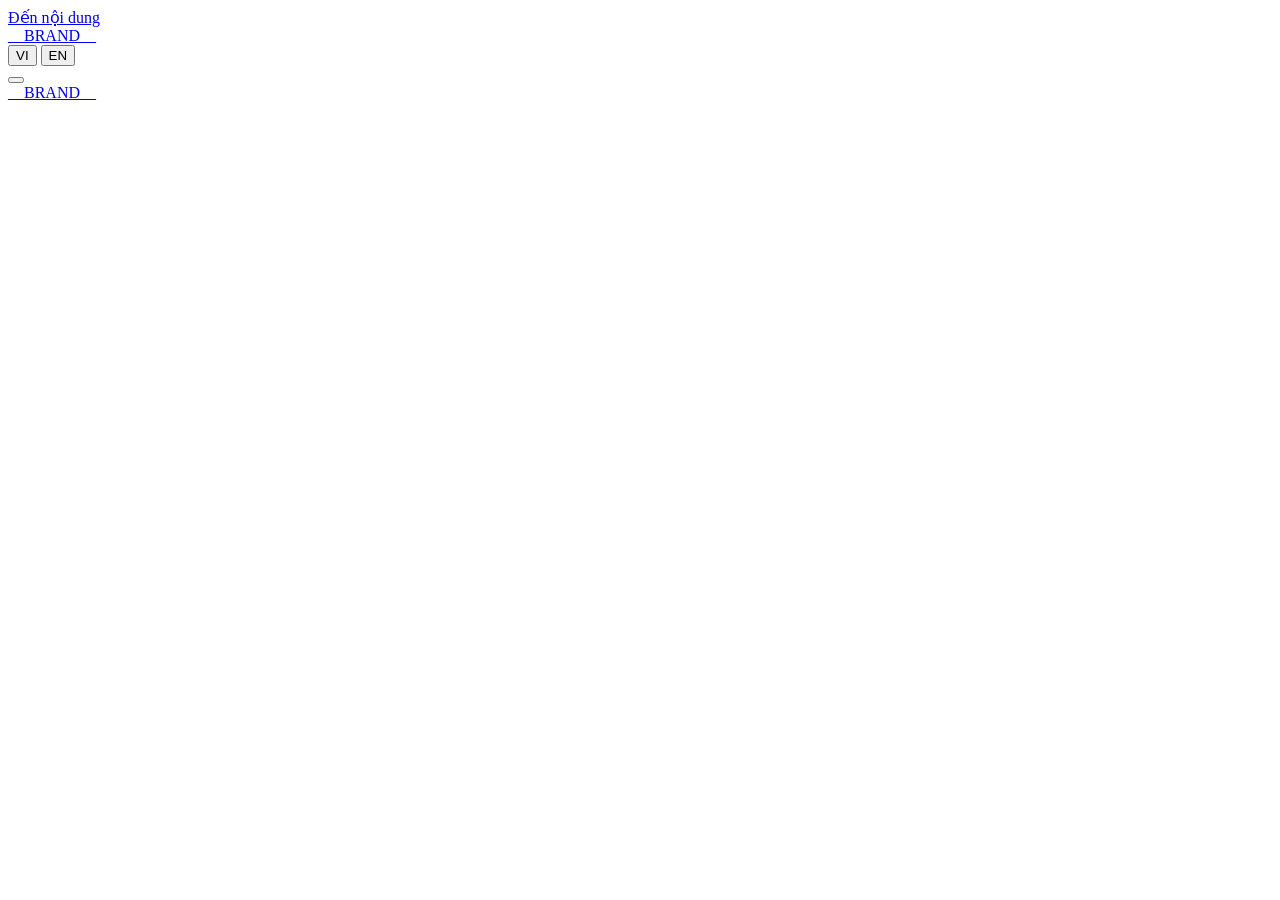
<file: skills/mint-noir-saas-site/templates/layout.html>
<!doctype html>
<html lang="vi">
<head>
  <meta charset="utf-8">
  <meta name="viewport" content="width=device-width, initial-scale=1">
  <meta name="description" content="__SUMMARY__">
  <meta name="theme-color" content="#0B0C0E">
  <title>__BRAND__</title>
  <!-- SITE_LICENSES -->
  <style>
/* SITE_STYLES */
  </style>
</head>
<body>
  <a class="button skip" id="skip" href="#main">Đến nội dung</a>
  <header class="site-header">
    <div class="wrap header-inner">
      <a class="brand" href="#/product" data-page-link="product"><span class="brand-mark" aria-hidden="true"><i></i><i></i><i></i></span><span class="brand-name">__BRAND__</span></a>
      <nav class="nav" id="nav" aria-label="Điều hướng chính"></nav>
      <div class="header-actions">
        <div class="segments" id="language" role="group" aria-label="Ngôn ngữ">
          <button type="button" data-language="vi" lang="vi" aria-label="Tiếng Việt" aria-pressed="true">VI</button>
          <button type="button" data-language="en" lang="en" aria-label="English" aria-pressed="false">EN</button>
        </div>
        <a class="button header-cta" href="#/product/demo" data-page-link="product/demo"></a>
        <button class="button menu-toggle" id="menu-toggle" type="button" aria-label="Menu" aria-expanded="false" aria-controls="nav"></button>
      </div>
    </div>
  </header>
  <main id="main" tabindex="-1"><noscript>Mở JavaScript để dùng bản thử. Enable JavaScript to use the demo.</noscript></main>
  <footer class="footer">
    <div class="wrap footer-inner">
      <div class="footer-brand">
        <a class="brand" href="#/product" data-page-link="product"><span class="brand-mark" aria-hidden="true"><i></i><i></i><i></i></span><span class="brand-name">__BRAND__</span></a>
        <h2 class="section-title footer-title" id="footer-title"></h2>
        <p id="footer-copy"></p>
        <a class="button footer-demo" id="footer-demo" href="#/product/demo" data-page-link="product/demo"></a>
      </div>
      <nav class="footer-nav" id="footer-nav" aria-label="Liên kết cuối trang"></nav>
    </div>
    <div class="footer-meta">
      <div class="wrap footer-meta-inner">
        <p id="footer-credit"></p>
        <a class="button footer-top" id="footer-top" href="#main"></a>
      </div>
    </div>
  </footer>
  <dialog id="detail" aria-labelledby="detail-title">
    <div class="dialog-top">
      <h2 id="detail-title"></h2>
      <button class="button" id="close-detail" type="button">Đóng</button>
    </div>
    <div class="dialog-body" id="detail-body"></div>
  </dialog>
  <script id="site-data" type="application/json">/* SITE_DATA */</script>
  <script>
/* SITE_SCRIPT */
  </script>
</body>
</html>
</file>
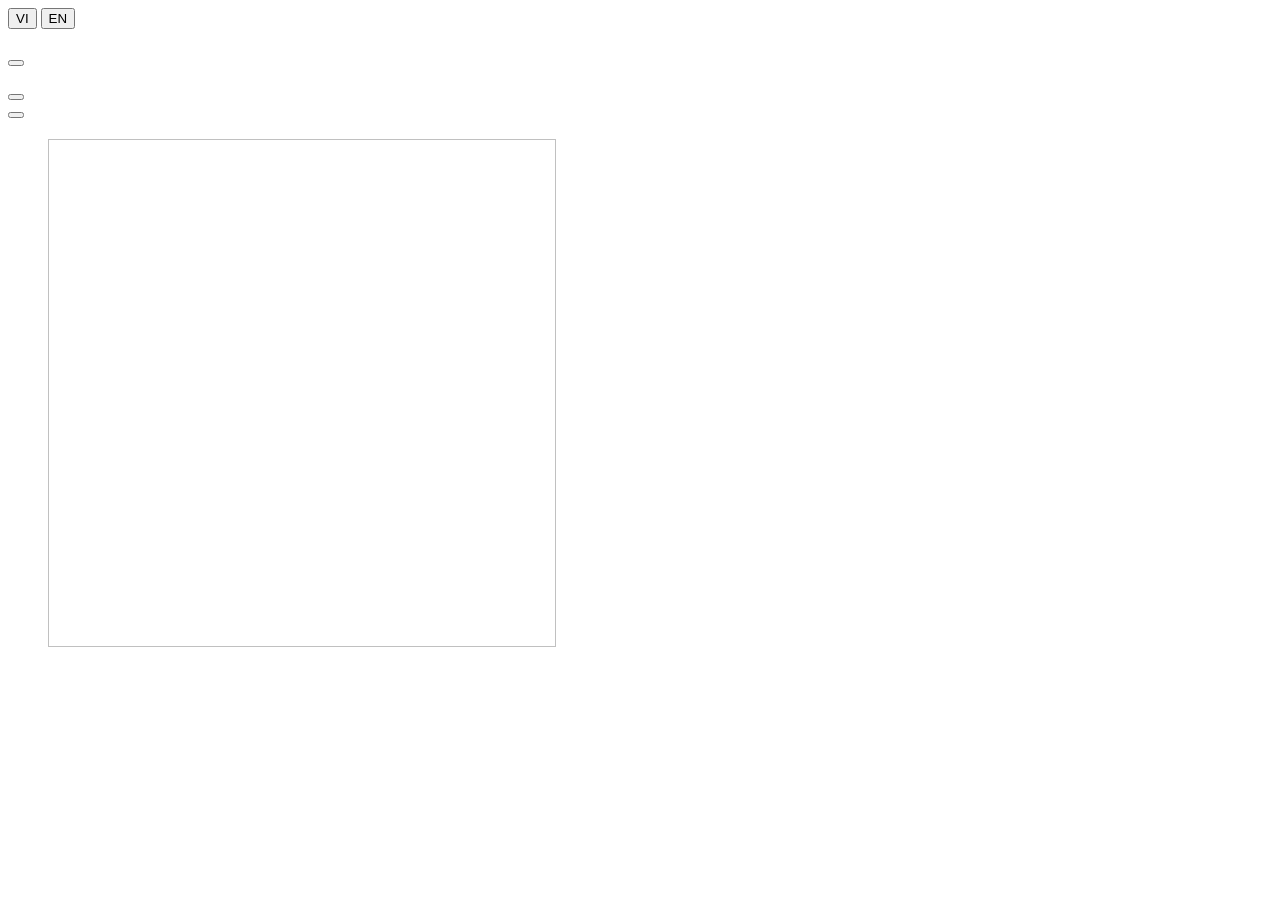
<file: skills/roster-ai-agents/templates/layout.html>
<!doctype html>
<html lang="vi">
<head>
  <meta charset="utf-8">
  <meta name="viewport" content="width=device-width, initial-scale=1">
  <meta name="theme-color" content="#F7F8F2">
  <meta name="description" content="/* INLINE_DESCRIPTION */">
  <title>/* INLINE_TITLE */</title>
  <style>/* INLINE_STYLE */</style>
</head>
<body id="top">
  <a class="skip" href="#agents" data-text="skip"></a>
  <header class="site-header wrap">
    <a class="brand" href="#top">
      <span class="brand-icon" aria-hidden="true"></span>
      <span data-brand></span>
    </a>
    <nav class="site-nav" data-label="navLabel">
      <a href="#agents" data-text="navAgents"></a>
      <a href="#workflow" data-text="navWorkflow"></a>
      <a href="#integrations" data-text="navIntegrations"></a>
    </nav>
    <div class="header-actions">
      <div class="locale" role="group" data-label="language">
        <button type="button" data-locale="vi" lang="vi" aria-label="Tiếng Việt">VI</button>
        <button type="button" data-locale="en" lang="en" aria-label="English">EN</button>
      </div>
      <!-- HUB_LINK -->
      <a class="button button-header regular-entry" href="#agents" data-text="navCta"></a>
    </div>
  </header>
  <main>
    <section class="hero" id="agents" aria-labelledby="hero-title" tabindex="-1">
      <div class="hero-intro wrap">
        <div class="kicker"><span aria-hidden="true"></span><span data-text="heroLabel"></span></div>
        <h1 id="hero-title" data-text="heroTitle"></h1>
        <p data-text="heroBody"></p>
      </div>
      <div class="gallery" role="region" data-label="galleryLabel">
        <div class="rail" id="agent-rail">
          <ul class="track" id="agent-list" role="list"></ul>
        </div>
        <div class="rail-toolbar">
          <div class="rail-controls" role="group" data-label="controls">
            <button id="previous" class="icon-button" type="button" aria-controls="agent-rail" data-label="previous"><span data-icon="left"></span></button>
            <p><span data-icon="drag"></span><span data-text="drag"></span></p>
            <button id="next" class="icon-button" type="button" aria-controls="agent-rail" data-label="next"><span data-icon="right"></span></button>
          </div>
          <button id="motion" class="icon-button motion-button" type="button" aria-controls="agent-rail" data-label="pause"><span data-icon="pause"></span></button>
        </div>
      </div>
      <noscript><p class="script-note">Bật JavaScript để khám phá bộ thẻ. Enable JavaScript to explore the cards.</p></noscript>
    </section>
    <section class="workflow wrap" id="workflow" aria-labelledby="workflow-title">
      <div class="workflow-copy">
        <div class="kicker"><span aria-hidden="true"></span><span data-text="workflowLabel"></span></div>
        <h2 id="workflow-title" data-text="workflowTitle"></h2>
        <p class="section-body" data-text="workflowBody"></p>
        <ol class="steps" id="workflow-steps"></ol>
      </div>
      <figure class="workflow-picture">
        <img id="workflow-image" width="508" height="508" loading="lazy" decoding="async" alt="">
        <figcaption data-text="workflowCaption"></figcaption>
      </figure>
    </section>
    <section class="products wrap" id="integrations" aria-labelledby="products-title">
      <h2 id="products-title" data-text="productsTitle"></h2>
      <p class="section-body" data-text="productsBody"></p>
      <div class="product-groups" id="product-groups"></div>
    </section>
    <section class="closing" aria-labelledby="closing-title">
      <div class="closing-content wrap">
        <div class="closing-glyph" aria-hidden="true"><i></i><i></i><i></i></div>
        <div class="kicker"><span aria-hidden="true"></span><span data-text="ctaLabel"></span></div>
        <h2 id="closing-title" data-text="ctaTitle"></h2>
        <p data-text="ctaBody"></p>
        <a id="closing-link" href="#agents" class="button button-accent" data-text="ctaButton"></a>
      </div>
      <footer class="footer wrap">
        <a class="brand" href="#top"><span class="brand-icon" aria-hidden="true"></span><span data-brand></span></a>
        <p data-text="footer"></p>
        <a class="footer-link" href="#top" data-text="backToTop"></a>
      </footer>
    </section>
  </main>
  <dialog class="detail" id="agent-detail" aria-labelledby="detail-title">
    <button id="close-detail" class="icon-button detail-close" type="button" data-label="close" autofocus><span data-icon="close"></span></button>
    <div id="detail-body"></div>
  </dialog>
  <script type="application/json" id="roster-data">/* INLINE_DATA */</script>
  <script>/* INLINE_RUNTIME */</script>
  <!-- /* INLINE_LICENSE */ -->
</body>
</html>
</file>
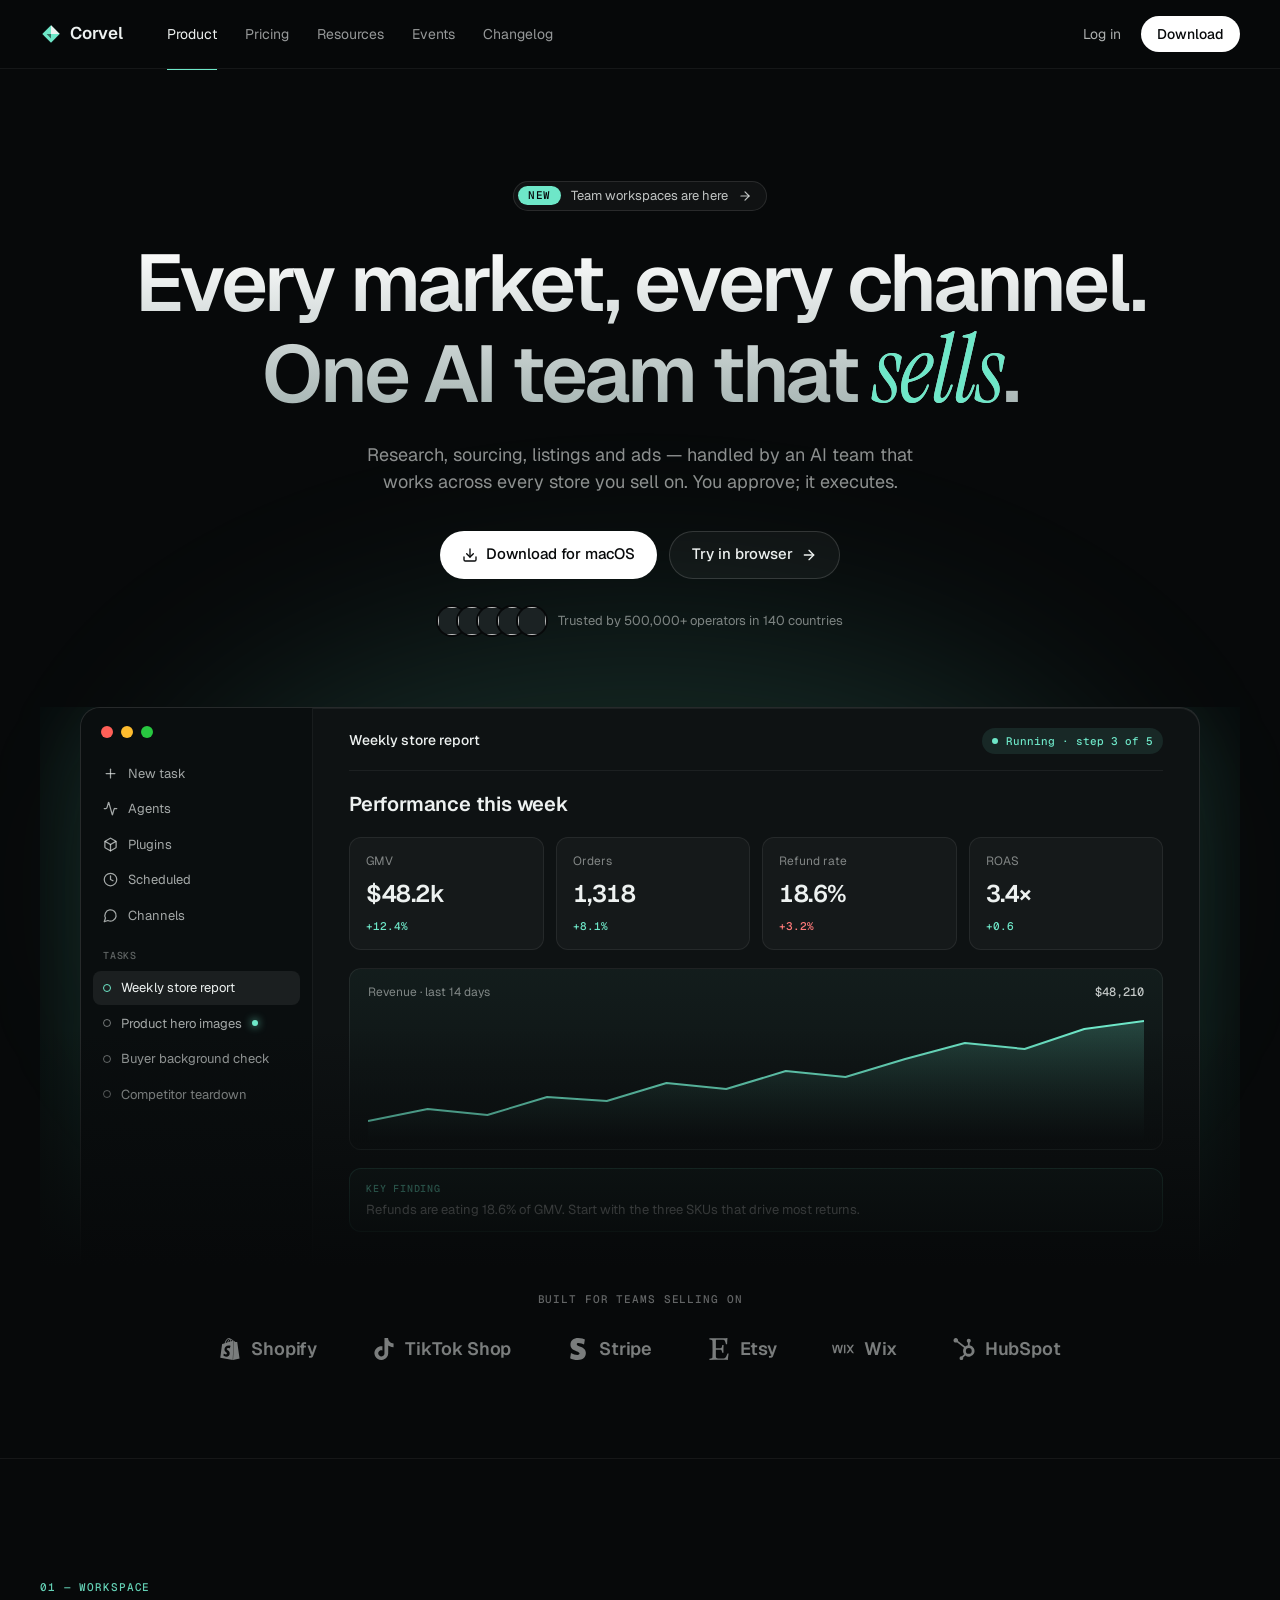
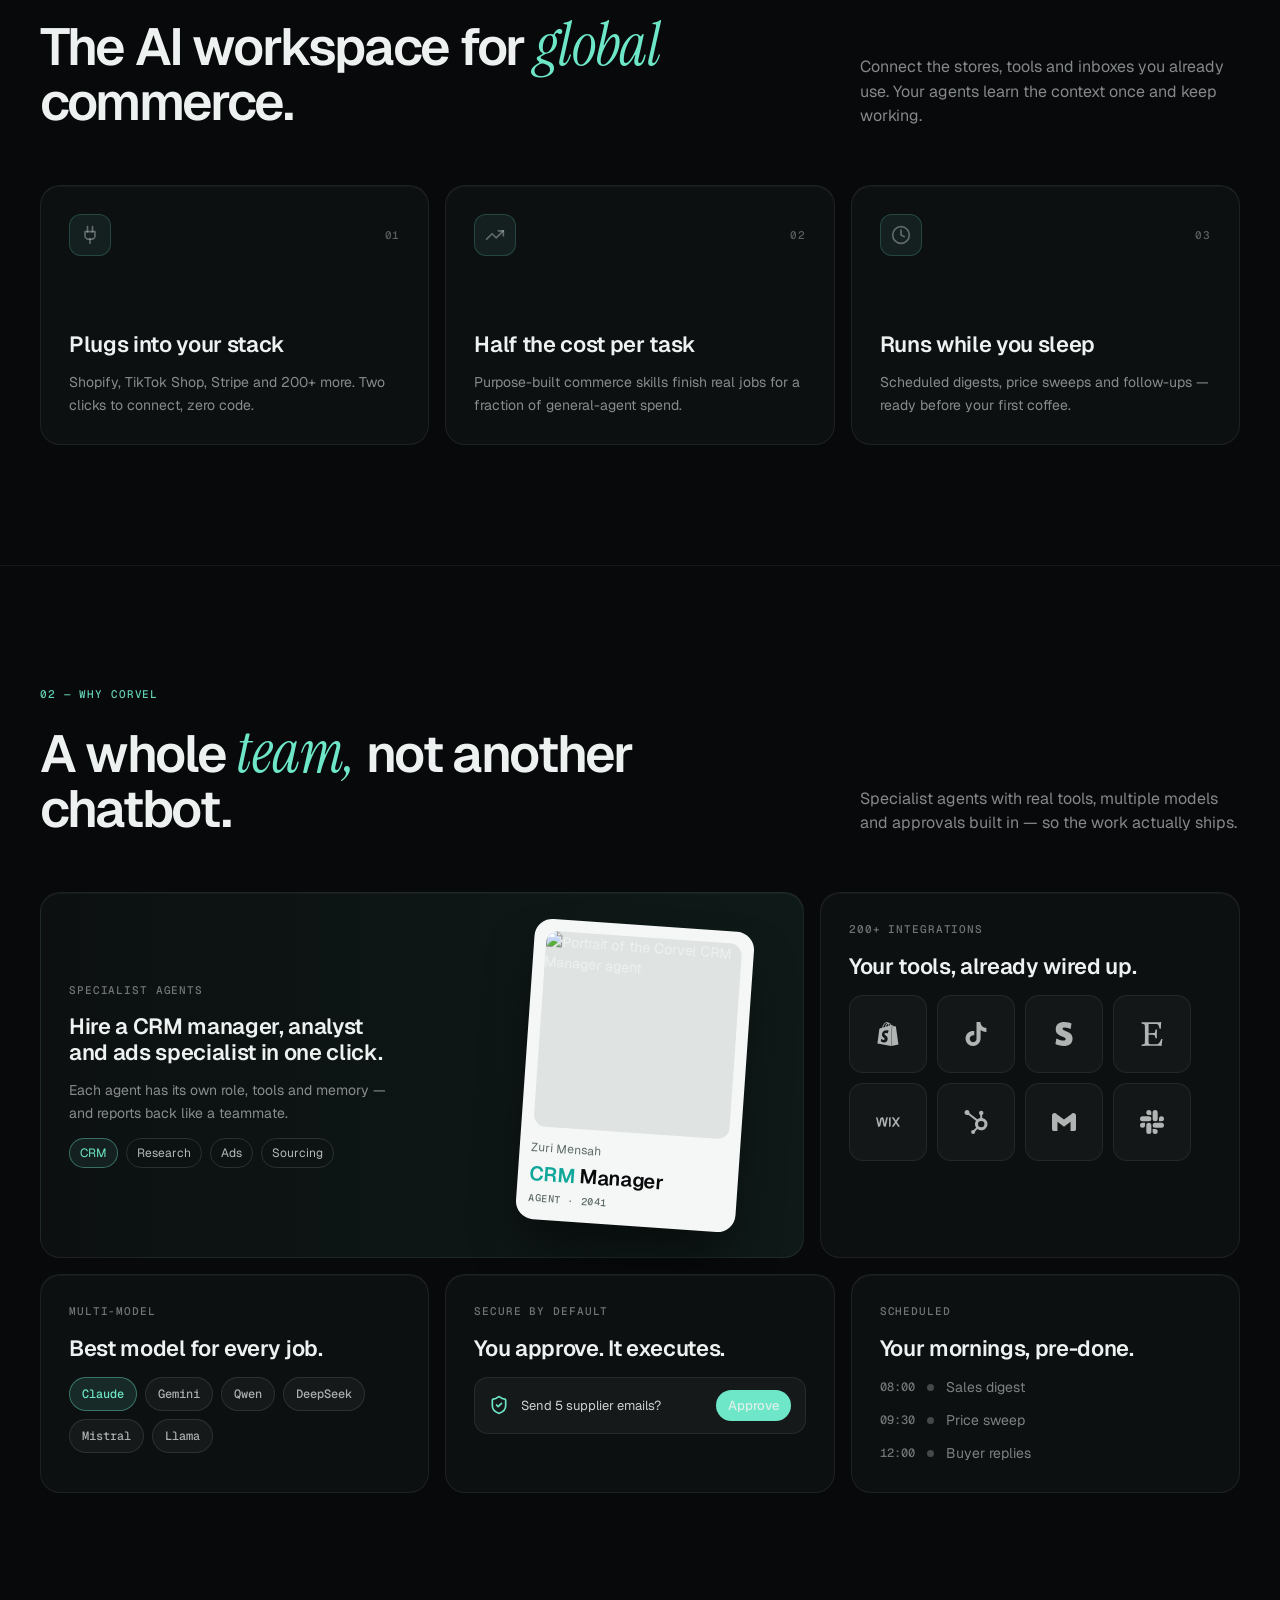
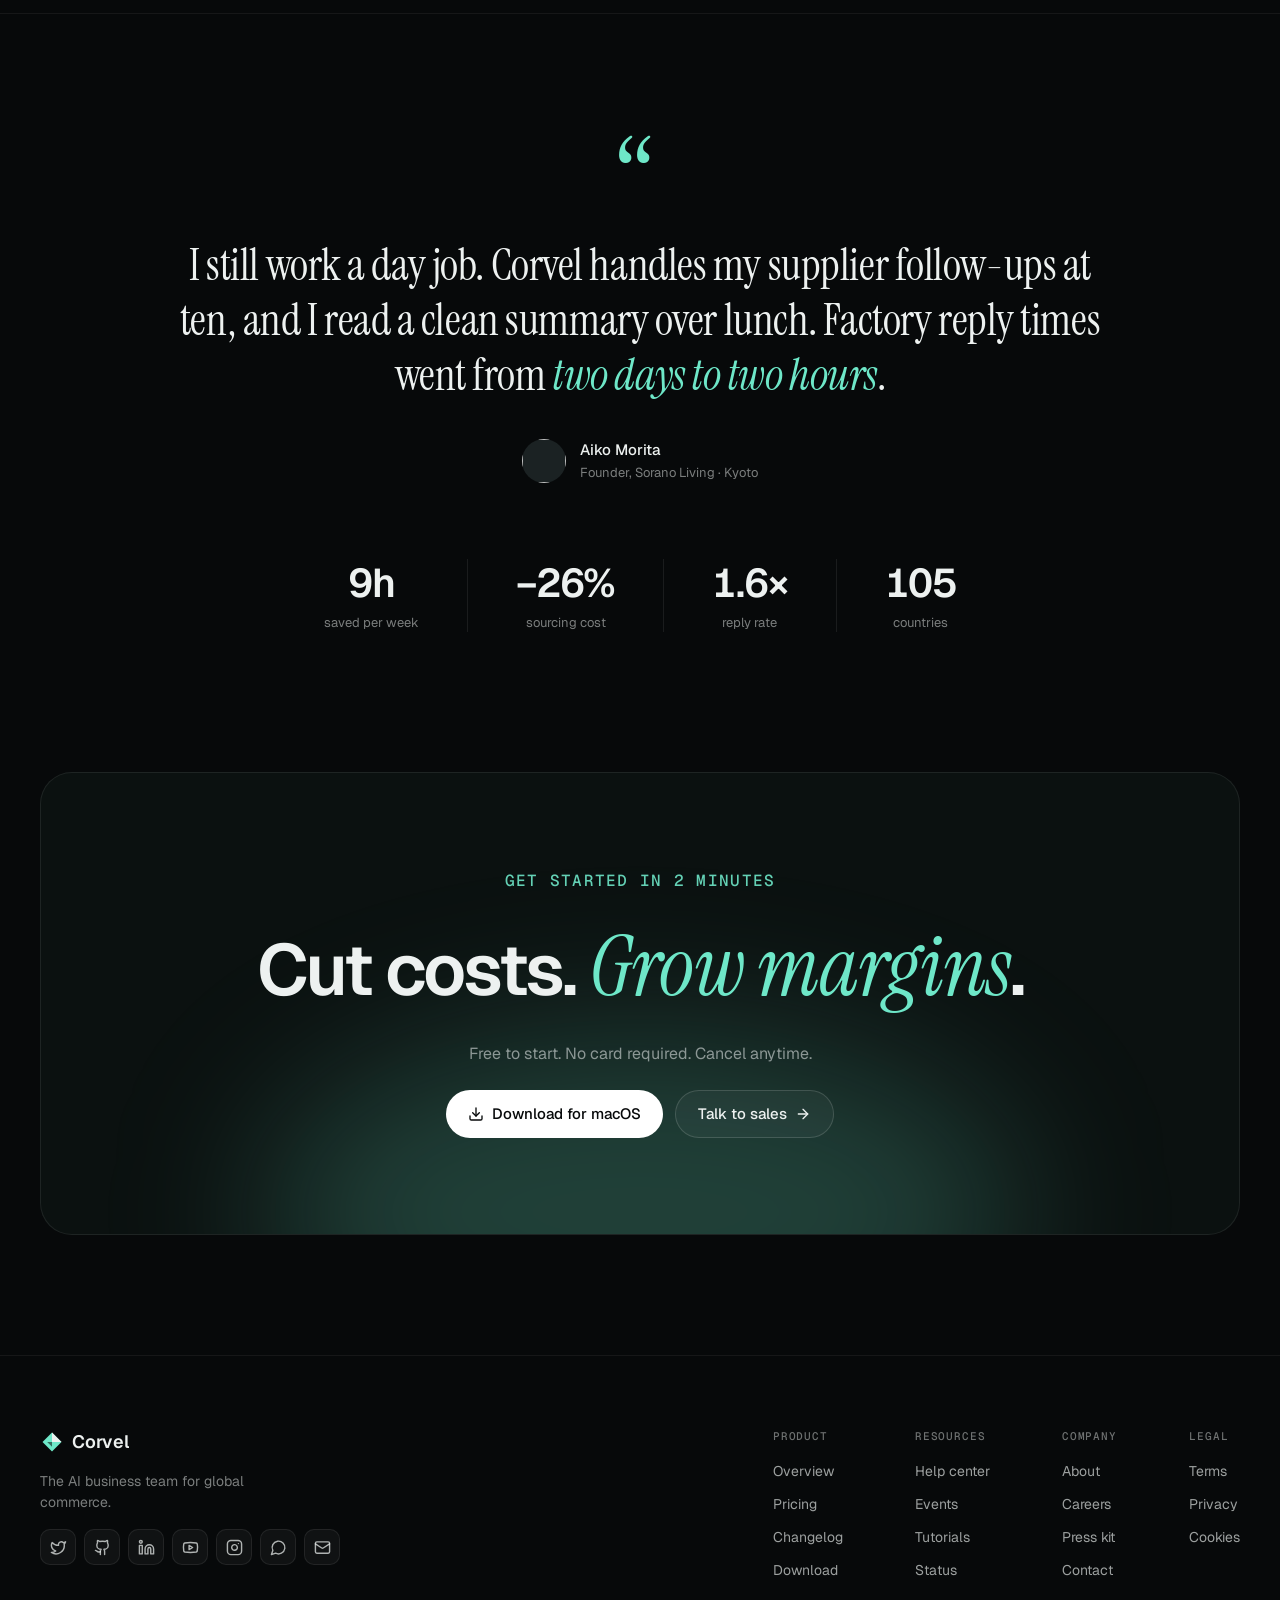
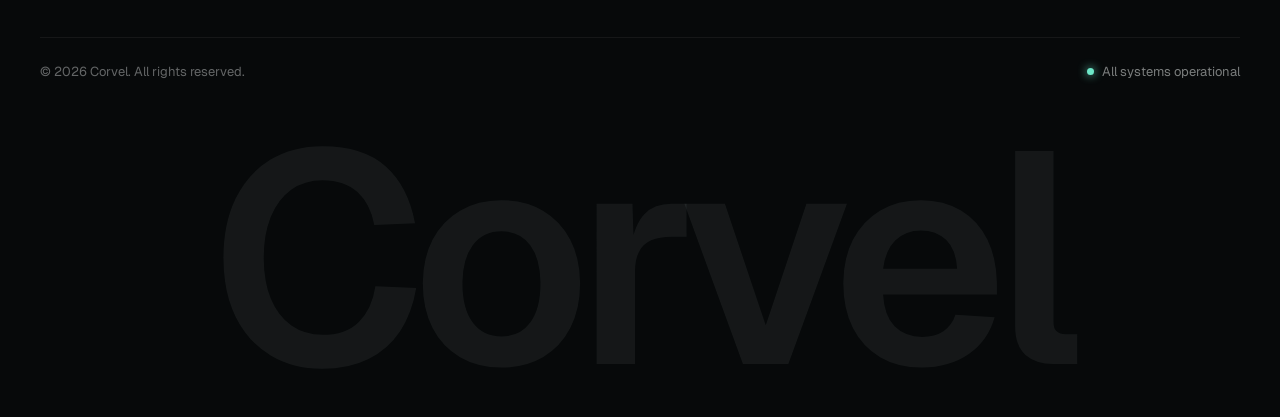
<file: templates/bs-mint-noir-saas-site/references/template.html>
<!doctype html>
<html lang="en">
<head>
<meta charset="utf-8">
<meta name="viewport" content="width=device-width, initial-scale=1">
<meta name="color-scheme" content="dark">
<title>Corvel — The AI business team for global commerce</title>
<link rel="preconnect" href="https://fonts.googleapis.com"><link rel="preconnect" href="https://fonts.gstatic.com" crossorigin><link href="https://fonts.googleapis.com/css2?family=Geist:wght@400;500;600&family=Geist+Mono:wght@400;500&family=Instrument+Serif:ital@0;1&display=swap" rel="stylesheet">
<style>
/* Portrait slots: replace data-face / data-img placeholders with real image files (see SKILL.md step 6). */
:root{
  --bg:#07090a; --bg-2:#0a0e0f; --surface:#0e1213; --surface-2:#111617;
  --ink:#edf1f0; --ink-85:rgba(237,241,240,.85); --ink-80:rgba(237,241,240,.8); --ink-72:rgba(237,241,240,.72);
  --ink-68:rgba(237,241,240,.68); --ink-65:rgba(237,241,240,.65); --ink-62:rgba(237,241,240,.62); --ink-58:rgba(237,241,240,.58);
  --ink-50:rgba(237,241,240,.5); --ink-45:rgba(237,241,240,.45); --ink-40:rgba(237,241,240,.4); --ink-38:rgba(237,241,240,.38); --ink-06:rgba(237,241,240,.06);
  --mint:#6ee7c8; --mint-10:rgba(110,231,200,.1); --mint-06:rgba(110,231,200,.06); --mint-22:rgba(110,231,200,.22);
  --red:#ff7a7a; --amber:#f5b867; --sky:#7cc4f5; --lilac:#b8c1ff;
  --line:rgba(255,255,255,.06); --line-2:rgba(255,255,255,.08); --line-3:rgba(255,255,255,.1); --line-4:rgba(255,255,255,.14);
  --fill:rgba(255,255,255,.03); --fill-2:rgba(255,255,255,.04); --fill-3:rgba(255,255,255,.07);
  --sans:'Geist',ui-sans-serif,system-ui,-apple-system,'Segoe UI',sans-serif;
  --mono:'Geist Mono',ui-monospace,'SFMono-Regular',Menlo,monospace;
  --serif:'Instrument Serif',Georgia,serif;
  --r-sm:8px; --r-md:12px; --r-lg:16px; --r-xl:20px; --r-2xl:24px;
  --wrap:1200px;
}
*{box-sizing:border-box;margin:0;padding:0}
html{background:var(--bg);scroll-behavior:smooth}
body{background:var(--bg);color:var(--ink);font-family:var(--sans);font-size:14px;line-height:1.5;-webkit-font-smoothing:antialiased;overflow-x:hidden}
a{color:inherit;text-decoration:none}
button,input{font:inherit;color:inherit;background:none;border:0;outline:none}
button{cursor:pointer}
img{display:block;max-width:100%}
:focus-visible{outline:2px solid var(--mint);outline-offset:2px;border-radius:6px}
svg.i{width:16px;height:16px;flex:none;display:inline-block;vertical-align:middle}
svg.b{width:18px;height:18px;flex:none;display:inline-block}

/* ---------- layout primitives ---------- */
.wrap{width:100%;max-width:calc(var(--wrap) + 48px);margin:0 auto;padding:0 24px}
.wrap-1000{max-width:1048px}
.wrap-760{max-width:808px}
.sec{padding:120px 0}
.sec-line{border-top:1px solid var(--line)}
.eyebrow{font-family:var(--mono);font-weight:500;font-size:11px;letter-spacing:.08em;text-transform:uppercase;color:var(--mint)}
.eyebrow.muted{color:var(--ink-45)}
.serif{font-family:var(--serif);font-style:italic;font-weight:400;color:var(--mint);letter-spacing:-.01em}
.h1{font-weight:600;font-size:64px;line-height:1.02;letter-spacing:-.04em;background:linear-gradient(#fff,#a3b2b0);-webkit-background-clip:text;background-clip:text;color:transparent}
.h1 .serif{font-size:1.16em;-webkit-text-fill-color:var(--mint);line-height:.9}
.h2{font-weight:600;font-size:40px;line-height:1.1;letter-spacing:-.03em;color:var(--ink)}
.h2 .serif{font-size:1.14em;line-height:.9}
.h3{font-weight:600;font-size:20px;letter-spacing:-.01em}
.lede{font-size:18px;line-height:1.5;color:var(--ink-58)}
.muted{color:var(--ink-50)}
.mono{font-family:var(--mono)}
.center{text-align:center}

/* page hero (interior pages) */
.page-hero{position:relative;text-align:center;padding:134px 24px 0;overflow:hidden}
.page-hero::before{content:"";position:absolute;left:50%;top:-260px;width:1000px;height:560px;transform:translateX(-50%);background:radial-gradient(closest-side,rgba(110,231,200,.16),rgba(110,231,200,0));pointer-events:none}
.page-hero > *{position:relative}
.page-hero .h1{margin-top:20px}
.page-hero .lede{margin:18px auto 0;font-size:16px;max-width:560px}

/* buttons */
.btn{display:inline-flex;align-items:center;gap:8px;height:48px;padding:0 22px;border-radius:999px;font-weight:500;font-size:15px;white-space:nowrap;transition:transform .2s,background .2s,border-color .2s,box-shadow .2s}
.btn .i{width:16px;height:16px}
.btn-primary{background:#fff;color:#07090a}
.btn-primary:hover{background:#dff8f0;box-shadow:0 0 0 4px rgba(110,231,200,.14)}
.btn-ghost{background:var(--fill-2);border:1px solid var(--line-4);color:var(--ink)}
.btn-ghost:hover{background:rgba(255,255,255,.08);border-color:rgba(255,255,255,.24)}
.btn-sm{height:36px;padding:0 16px;font-size:14px}
.btn-xs{height:32px;padding:0 14px;font-size:13px}
.btn:active{transform:translateY(1px)}
.link-arrow{display:inline-flex;align-items:center;gap:6px;font-family:var(--mono);font-size:11px;color:var(--ink-50)}

/* cards & chips */
.card{background:var(--fill);border:1px solid var(--line-2);border-radius:var(--r-lg);transition:border-color .25s,background .25s,transform .25s}
.card.hover:hover{border-color:rgba(110,231,200,.28);background:rgba(110,231,200,.03);transform:translateY(-2px)}
.chip{display:inline-flex;align-items:center;gap:6px;height:24px;padding:0 10px;border-radius:999px;border:1px solid var(--line-3);background:var(--fill-2);font-size:12px;color:var(--ink-72);white-space:nowrap}
.tag{display:inline-flex;align-items:center;height:18px;padding:0 7px;border-radius:5px;font-family:var(--mono);font-weight:500;font-size:9.5px;letter-spacing:.06em;text-transform:uppercase}
.tag.mint{background:rgba(110,231,200,.12);color:var(--mint)}
.tag.amber{background:rgba(245,184,103,.12);color:var(--amber)}
.tag.sky{background:rgba(124,196,245,.12);color:var(--sky)}
.tag.lilac{background:rgba(184,193,255,.12);color:var(--lilac)}
.tag.red{background:rgba(255,122,122,.12);color:var(--red)}
.icon-tile{width:36px;height:36px;border-radius:10px;display:grid;place-items:center;background:var(--mint-06);border:1px solid var(--mint-22);color:var(--mint)}
.icon-tile .i{width:17px;height:17px}

/* avatars */
.avatar{width:28px;height:28px;border-radius:50%;object-fit:cover;background:#1b2223;flex:none;box-shadow:0 0 0 2px var(--bg)}
.avstack{display:flex}
.avstack .avatar + .avatar{margin-left:-8px}

/* nav */
.nav{position:sticky;top:0;z-index:50;height:69px;border-bottom:1px solid var(--line);background:rgba(7,9,10,.72);backdrop-filter:blur(14px);-webkit-backdrop-filter:blur(14px)}
.nav .wrap{height:100%;display:flex;align-items:center;justify-content:space-between}
.nav-left{display:flex;align-items:center;gap:44px}
.brand{display:flex;align-items:center;gap:8px;font-weight:600;font-size:17px;letter-spacing:-.01em}
.brand svg{width:22px;height:22px}
.nav-links{display:flex;gap:28px;font-size:14px;color:var(--ink-62)}
.nav-links a{position:relative;transition:color .2s}
.nav-links a:hover,.nav-links a.active{color:var(--ink)}
.nav-links a.active::after{content:"";position:absolute;left:0;right:0;bottom:-25px;height:1px;background:var(--mint)}
.nav-right{display:flex;align-items:center;gap:20px;font-size:14px;color:var(--ink-72)}
.nav-right .btn{height:36px;padding:0 16px}
.nav-burger{display:none;width:36px;height:36px;border-radius:10px;border:1px solid var(--line-2);place-items:center}
.mobile-menu{display:none}

/* footer */
.footer{border-top:1px solid var(--line);padding:72px 0 40px;overflow:hidden}
.footer-top{display:flex;justify-content:space-between;gap:48px}
.footer-brand{display:flex;flex-direction:column;gap:16px}
.footer-brand .brand{font-size:18px}
.footer-brand .brand svg{width:24px;height:24px}
.footer-brand p{width:260px;color:var(--ink-50)}
.socials{display:flex;gap:8px}
.socials a{width:36px;height:36px;border-radius:10px;background:var(--fill-2);border:1px solid var(--line-2);display:grid;place-items:center;color:var(--ink-72);transition:color .2s,border-color .2s}
.socials a:hover{color:var(--mint);border-color:var(--mint-22)}
.socials .i{width:17px;height:17px}
.footer-cols{display:flex;gap:72px}
.footer-col{display:flex;flex-direction:column;gap:12px}
.footer-col h4{font-family:var(--mono);font-weight:500;font-size:11px;letter-spacing:.08em;color:var(--ink-45);margin-bottom:4px}
.footer-col a{font-size:14px;color:var(--ink-65);transition:color .2s}
.footer-col a:hover{color:var(--ink)}
.footer-bottom{margin-top:56px;padding-top:24px;border-top:1px solid var(--line);display:flex;justify-content:space-between;font-size:13px;color:var(--ink-40)}
.status{display:flex;align-items:center;gap:8px;color:var(--ink-50)}
.status::before{content:"";width:7px;height:7px;border-radius:50%;background:var(--mint);box-shadow:0 0 10px var(--mint)}
.wordmark{margin-top:56px;text-align:center;font-weight:600;font-size:300px;line-height:.8;letter-spacing:-.045em;color:var(--ink-06);user-select:none;white-space:nowrap}

/* pages / router */
.page{display:none}
.page.on{display:block;animation:pagein .45s cubic-bezier(.2,.7,.2,1)}
@keyframes pagein{from{opacity:0;transform:translateY(8px)}to{opacity:1;transform:none}}
.reveal{opacity:0;transform:translateY(14px);transition:opacity .7s cubic-bezier(.2,.7,.2,1),transform .7s cubic-bezier(.2,.7,.2,1)}
.reveal.in{opacity:1;transform:none}

/* toast */
.toast{position:fixed;left:50%;bottom:28px;transform:translate(-50%,20px);opacity:0;z-index:90;display:flex;align-items:center;gap:10px;padding:12px 16px;border-radius:12px;background:#121a1a;border:1px solid var(--mint-22);color:var(--ink);font-size:14px;box-shadow:0 20px 50px rgba(0,0,0,.5);transition:all .3s;pointer-events:none}
.toast.show{opacity:1;transform:translate(-50%,0)}
.toast .i{color:var(--mint)}

@media (max-width:1100px){
  .footer-cols{gap:40px}
  .wordmark{font-size:220px}
}
@media (max-width:900px){
  .nav-links,.nav-right .login{display:none}
  .nav-burger{display:grid}
  .mobile-menu.open{display:flex;flex-direction:column;gap:4px;position:fixed;top:69px;left:0;right:0;z-index:49;padding:12px 16px 20px;background:rgba(7,9,10,.96);border-bottom:1px solid var(--line);backdrop-filter:blur(14px)}
  .mobile-menu a{padding:12px 8px;font-size:16px;color:var(--ink-72);border-bottom:1px solid var(--line)}
  .mobile-menu a.active{color:var(--mint)}
  .footer-top{flex-direction:column}
  .footer-cols{flex-wrap:wrap;gap:32px 48px}
  .h1{font-size:44px}
  .h2{font-size:32px}
  .sec{padding:80px 0}
  .page-hero{padding-top:88px}
  .wordmark{font-size:120px}
}
@media (max-width:560px){
  .wrap{padding:0 16px}
  .h1{font-size:36px}
  .footer-bottom{flex-direction:column;gap:12px}
  .wordmark{font-size:88px}
}
@media (prefers-reduced-motion:reduce){*{animation:none!important;transition:none!important}.reveal{opacity:1;transform:none}}

/* ---------- hero ---------- */
.p-home .hero{position:relative;display:flex;flex-direction:column;align-items:center;text-align:center;padding:112px 0 0;overflow:hidden}
.p-home .hero-glow{position:absolute;left:50%;top:560px;width:960px;height:520px;transform:translateX(-50%);border-radius:50%;background:rgba(110,231,200,.14);filter:blur(100px);pointer-events:none}
.p-home .hero > :not(.hero-glow){position:relative}
.p-home .announce{display:inline-flex;align-items:center;gap:10px;padding:4px 14px 4px 4px;border-radius:999px;background:var(--fill-2);border:1px solid var(--line-3);font-size:13px;color:var(--ink-80);transition:border-color .2s,background .2s}
.p-home .announce:hover{border-color:var(--mint-22);background:rgba(110,231,200,.05)}
.p-home .announce .new{padding:4px 10px;border-radius:999px;background:var(--mint);color:#07090a;font-family:var(--mono);font-weight:500;font-size:11px;line-height:1;letter-spacing:.06em}
.p-home .announce .i{width:14px;height:14px;color:var(--ink-80);transition:transform .2s}
.p-home .announce:hover .i{transform:translateX(2px)}
.p-home .hero-h{margin-top:32px;font-weight:600;font-size:80px;line-height:1;letter-spacing:-3.2px;background:linear-gradient(#fff,#a3b2b0);-webkit-background-clip:text;background-clip:text;color:transparent}
.p-home .hero-h .serif{font-size:94px;line-height:1;letter-spacing:-.94px;-webkit-text-fill-color:var(--mint)}
.p-home .hero-h .ln{display:block}
.p-home .hero-lede{margin-top:24px;max-width:560px;font-size:18px;line-height:1.5;color:var(--ink-58)}
.p-home .ctas{display:flex;gap:12px;margin-top:36px;flex-wrap:wrap;justify-content:center}
.p-home .trust{display:flex;align-items:center;gap:12px;margin-top:28px;font-size:13px;color:var(--ink-50)}
.p-home .trust .avatar{width:28px;height:28px;box-shadow:0 0 0 2px var(--bg)}

/* product shot */
.p-home .shot{position:relative;width:1200px;max-width:100%;height:560px;margin-top:72px;overflow:hidden}
.p-home .win{position:absolute;left:40px;top:0;width:1120px;height:680px;display:flex;border-radius:20px;background:#0e1213;border:1px solid var(--line-3);overflow:hidden;box-shadow:0 0 120px rgba(110,231,200,.18),0 40px 100px -20px rgba(0,0,0,.6),inset 0 1px 0 rgba(255,255,255,.06);text-align:left}
.p-home .side{width:232px;flex:none;display:flex;flex-direction:column;gap:2px;padding:16px 12px 0;background:#0a0e0f;border-right:1px solid var(--line)}
.p-home .lights{display:flex;gap:8px;height:31px;padding:2px 0 0 8px}
.p-home .lights i{width:12px;height:12px;border-radius:50%;background:#ff5f57}
.p-home .lights i:nth-child(2){background:#febc2e}
.p-home .lights i:nth-child(3){background:#28c840}
.p-home .s-item{display:flex;align-items:center;gap:10px;width:100%;padding:7px 10px;border-radius:8px;font-size:13px;color:var(--ink-68);text-align:left;transition:background .2s,color .2s}
.p-home .s-item:hover{background:var(--fill-2);color:var(--ink)}
.p-home .s-item .i{width:15px;height:15px}
.p-home .s-label{padding:14px 0 6px 10px;font-family:var(--mono);font-weight:500;font-size:10px;letter-spacing:.08em;color:var(--ink-38)}
.p-home .tasks{display:flex;flex-direction:column;gap:2px}
.p-home .task .dot{width:8px;height:8px;border-radius:50%;border:1.5px solid var(--ink-45);flex:none;transition:border-color .2s}
.p-home .task.on{background:var(--fill-3);color:var(--ink)}
.p-home .task.on .dot{border-color:var(--mint)}
.p-home .task .live{width:6px;height:6px;border-radius:50%;background:var(--mint);box-shadow:0 0 8px var(--mint)}
.p-home .side-user{margin-top:auto;display:flex;align-items:center;gap:10px;padding:0 0 16px 8px;font-size:13px;color:var(--ink-80)}
.p-home .side-user .avatar{width:26px;height:26px;box-shadow:none}
.p-home .main{flex:1;min-width:0;display:flex;flex-direction:column;gap:18px;padding:20px 36px 0}
.p-home .topbar{display:flex;align-items:center;justify-content:space-between;padding-bottom:16px;border-bottom:1px solid var(--line);font-weight:500;font-size:14px}
.p-home .status-pill{display:inline-flex;align-items:center;gap:8px;padding:5px 10px;border-radius:999px;background:var(--mint-10);color:var(--mint);font-family:var(--mono);font-weight:500;font-size:11px;white-space:nowrap}
.p-home .status-pill::before{content:"";width:6px;height:6px;border-radius:50%;background:var(--mint);animation:hpulse 1.6s ease-in-out infinite}
.p-home .status-pill.done{background:rgba(255,255,255,.05);color:var(--ink-65)}
.p-home .status-pill.done::before{background:var(--ink-50);animation:none}
@keyframes hpulse{50%{opacity:.35}}
.p-home .perf-h{font-weight:600;font-size:20px;letter-spacing:-.2px}
.p-home .kpis{display:grid;grid-template-columns:repeat(4,1fr);gap:12px}
.p-home .kpi{display:flex;flex-direction:column;gap:6px;padding:14px 16px;border-radius:12px;background:var(--fill);border:1px solid var(--fill-3)}
.p-home .kpi .l{font-size:12px;color:var(--ink-50)}
.p-home .kpi .v{font-weight:600;font-size:24px;letter-spacing:-.48px;font-variant-numeric:tabular-nums}
.p-home .kpi .d{font-family:var(--mono);font-weight:500;font-size:11px;color:var(--mint)}
.p-home .kpi .d.bad{color:var(--red)}
.p-home .chart{display:flex;flex-direction:column;gap:10px;padding:14px 18px 8px;border-radius:12px;border:1px solid var(--fill-3);background:linear-gradient(rgba(110,231,200,.05),rgba(110,231,200,0))}
.p-home .chart-head{display:flex;justify-content:space-between;font-size:12px;color:var(--ink-50)}
.p-home .chart-head b{font-family:var(--mono);font-weight:500;color:var(--ink-80)}
.p-home .spark{display:block;width:100%;height:130px;clip-path:inset(0 100% 0 0)}
.p-home .spark.draw{clip-path:inset(0 0 0 0);transition:clip-path 1.6s cubic-bezier(.4,.1,.2,1)}
.p-home .spark path{transition:d .6s}
.p-home .finding{display:flex;flex-direction:column;gap:4px;padding:12px 16px;border-radius:12px;background:var(--mint-06);border:1px solid var(--mint-22)}
.p-home .finding .k{font-family:var(--mono);font-weight:500;font-size:10px;letter-spacing:.08em;color:var(--mint)}
.p-home .finding p{font-size:13px;line-height:1.5;color:var(--ink-85)}
.p-home .swap{transition:opacity .25s}
.p-home .swap.fade{opacity:0}
.p-home .shot-fade{position:absolute;left:0;right:0;top:320px;height:240px;background:linear-gradient(rgba(7,9,10,0),#07090a);pointer-events:none}

/* logo strip */
.p-home .logos{display:flex;flex-direction:column;align-items:center;gap:28px;padding:24px 0 96px}
.p-home .logos-label{font-family:var(--mono);font-weight:500;font-size:11px;letter-spacing:.08em;color:var(--ink-40)}
.p-home .logos-row{display:flex;align-items:center;justify-content:center;gap:56px;flex-wrap:wrap}
.p-home .logo{display:flex;align-items:center;gap:10px;font-weight:600;font-size:18px;letter-spacing:-.18px;color:var(--ink-50);transition:color .2s}
.p-home .logo svg.b{width:22px;height:22px}
.p-home .logo:hover{color:var(--ink-85)}

/* sections */
.p-home .hsec{border-top:1px solid var(--line);padding:120px 0}
.p-home .shead{display:flex;align-items:flex-end;justify-content:space-between;gap:40px;margin-bottom:56px}
.p-home .shead .eyebrow{color:rgba(110,231,200,.9)}
.p-home .h2x{margin-top:18px;max-width:660px;font-weight:600;font-size:52px;line-height:1.04;letter-spacing:-1.82px;color:var(--ink)}
.p-home .h2x .serif{font-size:59.28px;line-height:1.04}
.p-home .shead > p{width:380px;flex:none;font-size:16px;line-height:1.55;color:rgba(237,241,240,.55)}
.p-home .bx{position:relative;border-radius:20px;background:#0c1011;border:1px solid var(--fill-3);box-shadow:inset 0 1px 0 rgba(255,255,255,.04);transition:border-color .25s,transform .25s,background .25s}
.p-home .bx:hover{border-color:rgba(110,231,200,.24);transform:translateY(-2px)}
.p-home .kick{font-family:var(--mono);font-weight:500;font-size:11px;letter-spacing:.08em;color:var(--ink-45)}

/* features */
.p-home .fgrid{display:grid;grid-template-columns:repeat(3,1fr);gap:16px}
.p-home .feat{padding:28px}
.p-home .feat-top{display:flex;align-items:center;justify-content:space-between}
.p-home .ficon{padding:10px;border-radius:12px;background:rgba(110,231,200,.08);border:1px solid rgba(110,231,200,.2);color:var(--mint);display:grid;transition:background .25s}
.p-home .ficon .i{width:20px;height:20px}
.p-home .feat:hover .ficon{background:rgba(110,231,200,.16)}
.p-home .feat-top span{font-family:var(--mono);font-weight:500;font-size:11px;letter-spacing:.08em;color:rgba(237,241,240,.35)}
.p-home .feat h3{margin-top:72px;font-weight:600;font-size:20px;letter-spacing:-.3px}
.p-home .feat p{margin-top:10px;font-size:14px;line-height:1.6;color:rgba(237,241,240,.55)}

/* bento */
.p-home .bento{display:flex;flex-direction:column;gap:16px}
.p-home .brow{display:flex;gap:16px}
.p-home .team{flex:1;min-width:0;display:flex;align-items:center;gap:32px;padding:28px 48px 28px 28px;background:linear-gradient(90deg,#0c1011,#0f1a18)}
.p-home .team-copy{flex:1;display:flex;flex-direction:column;gap:14px}
.p-home .team-copy h3{max-width:330px;font-weight:600;font-size:26px;line-height:1.2;letter-spacing:-.52px}
.p-home .team-copy p{max-width:330px;font-size:14px;line-height:1.6;color:rgba(237,241,240,.55)}
.p-home .roles{display:flex;gap:8px;flex-wrap:wrap}
.p-home .role{padding:5px 10px;border-radius:999px;border:1px solid rgba(255,255,255,.12);font-size:12px;color:rgba(237,241,240,.75);transition:border-color .2s,color .2s,background .2s}
.p-home .role:hover,.p-home .role.on{border-color:rgba(110,231,200,.4);color:var(--mint);background:rgba(110,231,200,.08)}
.p-home .badge-wrap{width:240px;height:308px;flex:none;display:grid;place-items:center}
.p-home .badge{width:220px;padding:12px 12px 14px;border-radius:18px;background:#f4f7f6;box-shadow:0 30px 50px -10px rgba(0,0,0,.5);transform:rotate(4deg);transition:transform .5s cubic-bezier(.2,.7,.2,1)}
.p-home .team:hover .badge{transform:rotate(1deg) translateY(-4px)}
.p-home .badge img{width:196px;height:196px;border-radius:12px;object-fit:cover;object-position:50% 18%;background:#dfe4e2}
.p-home .badge-info{display:flex;flex-direction:column;gap:2px;padding-top:12px;white-space:nowrap}
.p-home .badge-info .n{font-size:12px;color:#5d6b68}
.p-home .badge-info .t{font-weight:600;font-size:20px;letter-spacing:-.3px;color:#07090a}
.p-home .badge-info .t em{font-style:normal;color:#0fa79a}
.p-home .badge-info .id{font-family:var(--mono);font-weight:500;font-size:10px;letter-spacing:.06em;color:#5d6b68}
.p-home .tools{width:420px;flex:none;display:flex;flex-direction:column;gap:12px;padding:28px}
.p-home .bx h3{font-weight:600;font-size:22px;letter-spacing:-.33px;max-width:320px}
.p-home .tiles{display:grid;grid-template-columns:repeat(4,78px);gap:10px}
.p-home .tile{width:78px;height:78px;border-radius:14px;display:grid;place-items:center;background:var(--fill);border:1px solid var(--fill-3);color:rgba(237,241,240,.72);transition:color .2s,border-color .2s,background .2s,transform .2s}
.p-home .tile svg.b{width:24px;height:24px}
.p-home .tile:hover{color:var(--mint);border-color:var(--mint-22);background:var(--mint-06);transform:translateY(-2px)}
.p-home .brow-3 > .bx{flex:1;min-width:0;display:flex;flex-direction:column;gap:12px;padding:28px}
.p-home .models{display:flex;flex-wrap:wrap;gap:8px}
.p-home .model{padding:7px 12px;border-radius:999px;background:var(--fill-2);border:1px solid var(--line-3);font-family:var(--mono);font-weight:500;font-size:12px;color:rgba(237,241,240,.7);transition:all .2s}
.p-home .model:hover{border-color:rgba(255,255,255,.22);color:var(--ink)}
.p-home .model[aria-pressed="true"]{background:rgba(110,231,200,.12);border-color:rgba(110,231,200,.4);color:var(--mint)}
.p-home .model-note{font-size:12px;color:var(--ink-45);font-family:var(--mono)}
.p-home .approval{display:flex;align-items:center;gap:12px;padding:12px 14px;border-radius:14px;background:var(--fill-2);border:1px solid var(--line-2);transition:border-color .3s,background .3s}
.p-home .approval > .i{width:20px;height:20px;color:var(--mint)}
.p-home .approval span{flex:1;font-size:13px;color:var(--ink-85)}
.p-home .approve{display:inline-flex;align-items:center;gap:5px;padding:6px 12px;border-radius:999px;background:var(--mint);color:#07090a;font-weight:500;font-size:12px;white-space:nowrap;transition:all .25s}
.p-home .approve:hover{box-shadow:0 0 0 4px rgba(110,231,200,.18)}
.p-home .approve .i{width:13px;height:13px;display:none}
.p-home .approval.ok{border-color:var(--mint-22);background:var(--mint-06)}
.p-home .approval.ok .approve{background:transparent;color:var(--mint);box-shadow:inset 0 0 0 1px rgba(110,231,200,.4);cursor:default}
.p-home .approval.ok .approve .i{display:inline-block}
.p-home .approval-log{font-size:12px;color:var(--ink-45);font-family:var(--mono)}
.p-home .run{display:flex;align-items:center;gap:12px}
.p-home .run .tm{font-family:var(--mono);font-weight:500;font-size:12px;color:var(--ink-45)}
.p-home .run .dot{width:7px;height:7px;border-radius:50%;background:rgba(237,241,240,.25);transition:background .4s,box-shadow .4s}
.p-home .run .nm{font-size:14px;color:var(--ink-50);transition:color .4s}
.p-home .run.lit .dot{background:var(--mint);box-shadow:0 0 8px rgba(110,231,200,.6)}
.p-home .run.lit .nm{color:rgba(237,241,240,.9)}
.p-home .run.now .dot{animation:hring 1.2s ease-out infinite}
@keyframes hring{0%{box-shadow:0 0 0 0 rgba(110,231,200,.6)}100%{box-shadow:0 0 0 7px rgba(110,231,200,0)}}

/* testimonial */
.p-home .testi{border-top:1px solid var(--line);padding:140px 0;display:flex;flex-direction:column;align-items:center;gap:36px;text-align:center}
.p-home .qmark{font-family:var(--serif);font-size:120px;line-height:.6;color:var(--mint);height:48px;overflow:visible}
.p-home .quote{max-width:960px;font-family:var(--serif);font-size:44px;line-height:1.25;letter-spacing:-.44px;color:var(--ink)}
.p-home .quote .serif{letter-spacing:-.44px}
.p-home .author{display:flex;align-items:center;gap:14px;text-align:left}
.p-home .author .avatar{width:44px;height:44px;box-shadow:none}
.p-home .author b{display:block;font-weight:500;font-size:15px}
.p-home .author small{display:block;font-size:13px;color:var(--ink-50);margin-top:2px}
.p-home .proof{display:flex;padding-top:40px}
.p-home .proof > div{display:flex;flex-direction:column;align-items:center;gap:6px;padding:0 48px}
.p-home .proof > div + div{border-left:1px solid var(--line-2)}
.p-home .proof b{font-weight:600;font-size:40px;letter-spacing:-1.2px;line-height:1.2;font-variant-numeric:tabular-nums}
.p-home .proof span{font-size:13px;color:var(--ink-50)}

/* CTA */
.p-home .cta-sec{padding:0 0 120px}
.p-home .cta-card{position:relative;overflow:hidden;display:flex;flex-direction:column;align-items:center;gap:24px;padding:96px 24px;border-radius:32px;background:#0b1110;border:1px solid var(--line-2);text-align:center}
.p-home .cta-glow{position:absolute;left:50%;top:259px;width:760px;height:360px;transform:translateX(-50%);border-radius:50%;background:rgba(110,231,200,.22);filter:blur(80px);pointer-events:none;transition:opacity .4s,transform .6s}
.p-home .cta-card:hover .cta-glow{transform:translateX(-50%) scale(1.08)}
.p-home .cta-card > :not(.cta-glow){position:relative}
.p-home .cta-card .eyebrow{color:rgba(110,231,200,.9)}
.p-home .cta-h{font-weight:600;font-size:72px;line-height:1.2;letter-spacing:-2.88px}
.p-home .cta-h .serif{font-size:84px;letter-spacing:-.84px}
.p-home .cta-card > p{font-size:16px;color:rgba(237,241,240,.55)}
.p-home .cta-card .ctas{margin-top:0}

/* responsive */
@media (max-width:1100px){
  .p-home .tools{width:380px}
  .p-home .tiles{grid-template-columns:repeat(4,1fr)}
  .p-home .tile{width:auto;aspect-ratio:1;height:auto}
  .p-home .proof > div{padding:0 32px}
}
@media (max-width:900px){
  .p-home .hero{padding-top:72px}
  .p-home .hero-h{font-size:52px;letter-spacing:-2px}
  .p-home .hero-h .serif{font-size:61px}
  .p-home .hero-lede{font-size:16px;padding:0 8px}
  .p-home .shot{height:520px;margin-top:56px}
  .p-home .win{left:24px;width:calc(100% - 48px)}
  .p-home .side{width:200px}
  .p-home .kpis{grid-template-columns:repeat(2,1fr)}
  .p-home .shot-fade{top:300px;height:220px}
  .p-home .logos-row{gap:24px 36px}
  .p-home .hsec{padding:88px 0}
  .p-home .shead{flex-direction:column;align-items:flex-start;gap:16px;margin-bottom:40px}
  .p-home .shead > p{width:auto;max-width:520px}
  .p-home .h2x{font-size:40px;letter-spacing:-1.3px}
  .p-home .h2x .serif{font-size:46px}
  .p-home .fgrid{grid-template-columns:1fr}
  .p-home .feat h3{margin-top:40px}
  .p-home .brow{flex-direction:column}
  .p-home .tools{width:auto}
  .p-home .tiles{grid-template-columns:repeat(8,1fr)}
  .p-home .testi{padding:96px 0}
  .p-home .quote{font-size:34px}
  .p-home .proof{flex-wrap:wrap;justify-content:center;row-gap:28px}
  .p-home .cta-h{font-size:52px;letter-spacing:-2px}
  .p-home .cta-h .serif{font-size:61px}
  .p-home .cta-sec{padding-bottom:88px}
}
@media (max-width:560px){
  .p-home .hero{padding-top:56px}
  .p-home .hero-h{font-size:38px;letter-spacing:-1.4px;line-height:1.05}
  .p-home .hero-h .serif{font-size:45px}
  .p-home .hero-h .ln{display:inline}
  .p-home .hero-lede{margin-top:18px}
  .p-home .ctas{flex-direction:column;align-items:stretch;width:100%;max-width:320px}
  .p-home .ctas .btn{justify-content:center}
  .p-home .trust{flex-direction:column;gap:10px;padding:0 16px}
  .p-home .shot{height:640px;margin-top:44px}
  .p-home .win{flex-direction:column;height:760px;left:16px;width:calc(100% - 32px)}
  .p-home .side{width:100%;padding:12px 12px 10px;border-right:0;border-bottom:1px solid var(--line)}
  .p-home .side > .s-item,.p-home .side-user{display:none}
  .p-home .lights{height:22px}
  .p-home .s-label{padding:4px 0 6px 4px}
  .p-home .tasks{flex-direction:row;overflow-x:auto;gap:6px;scrollbar-width:none}
  .p-home .tasks::-webkit-scrollbar{display:none}
  .p-home .task{width:auto;flex:none;border:1px solid var(--line-2)}
  .p-home .main{padding:16px 16px 0;gap:14px}
  .p-home .topbar{flex-wrap:wrap;gap:8px}
  .p-home .kpis{gap:8px}
  .p-home .kpi{padding:12px}
  .p-home .kpi .v{font-size:20px}
  .p-home .shot-fade{top:460px;height:180px}
  .p-home .logos{padding:16px 0 72px}
  .p-home .logos-row{gap:18px 28px}
  .p-home .logo{font-size:16px}
  .p-home .h2x{font-size:34px}
  .p-home .h2x .serif{font-size:39px}
  .p-home .team{flex-direction:column;align-items:flex-start;padding:24px}
  .p-home .badge-wrap{width:100%;height:300px}
  .p-home .tools,.p-home .brow-3 > .bx,.p-home .feat{padding:24px}
  .p-home .tiles{grid-template-columns:repeat(4,1fr);gap:8px}
  .p-home .quote{font-size:28px}
  .p-home .qmark{font-size:96px;height:36px}
  .p-home .proof{display:grid;grid-template-columns:1fr 1fr;width:100%;gap:28px 0}
  .p-home .proof > div{padding:0 12px}
  .p-home .proof > div:nth-child(3){border-left:0}
  .p-home .proof b{font-size:34px}
  .p-home .cta-card{padding:64px 20px;border-radius:24px}
  .p-home .cta-h{font-size:38px;letter-spacing:-1.4px;line-height:1.15}
  .p-home .cta-h .serif{font-size:45px;display:inline-block}
  .p-home .cta-glow{width:420px;top:280px}
}


.p-pricing .pr-hero{padding:120px 24px 72px}
.p-pricing .pr-hero::before{top:-180px;width:900px;height:420px;background:radial-gradient(closest-side,rgba(110,231,200,.2),rgba(110,231,200,0))}
.p-pricing .pr-hero .eyebrow{color:rgba(110,231,200,.9)}
.p-pricing .pr-hero .h1{line-height:1.04;letter-spacing:-.035em}
.p-pricing .pr-hero .h1 .serif{font-size:1.14em}
.p-pricing .pr-hero .lede{margin-top:20px;font-size:18px;max-width:none;color:rgba(237,241,240,.55)}

/* billing toggle */
.p-pricing .pr-toggle{position:relative;display:inline-flex;gap:4px;align-items:center;margin-top:36px;padding:4px;border-radius:999px;background:var(--fill-2);border:1px solid var(--line-3)}
.p-pricing .pr-toggle button{position:relative;z-index:1;display:inline-flex;align-items:center;gap:8px;height:35px;padding:0 18px;border-radius:999px;font-weight:500;font-size:14px;color:rgba(237,241,240,.6);transition:color .3s}
.p-pricing .pr-toggle button:hover{color:var(--ink)}
.p-pricing .pr-toggle button[aria-pressed="true"]{color:#07090a}
.p-pricing .pr-toggle .save{display:inline-flex;align-items:center;height:18px;padding:0 7px;border-radius:999px;background:rgba(15,167,154,.14);color:#0b8f7f;font-family:var(--mono);font-weight:500;font-size:11px;transition:background .3s,color .3s}
.p-pricing .pr-toggle button[aria-pressed="false"] .save{background:rgba(110,231,200,.12);color:var(--mint)}
.p-pricing .pr-pill{position:absolute;top:4px;bottom:4px;left:4px;border-radius:999px;background:#fff;transition:transform .35s cubic-bezier(.2,.7,.2,1),width .35s cubic-bezier(.2,.7,.2,1)}

/* plans */
.p-pricing .pr-plans{padding-bottom:40px}
.p-pricing .pr-grid{display:grid;grid-template-columns:repeat(3,1fr);gap:16px;align-items:stretch}
.p-pricing .plan{position:relative;line-height:normal;display:flex;flex-direction:column;padding:32px;border-radius:20px;background:#0c1011;border:1px solid rgba(255,255,255,.07);transition:border-color .25s,transform .25s}
.p-pricing .plan:hover{border-color:rgba(255,255,255,.14);transform:translateY(-2px)}
.p-pricing .plan.pro{border-color:rgba(110,231,200,.45);background:linear-gradient(180deg,rgba(110,231,200,.1),#0c1011 45%);box-shadow:0 30px 80px -20px rgba(110,231,200,.16)}
.p-pricing .plan.pro:hover{border-color:rgba(110,231,200,.7)}
.p-pricing .plan-head{display:flex;align-items:center;justify-content:space-between;min-height:26px}
.p-pricing .plan-name{font-weight:600;font-size:22px;letter-spacing:-.015em;color:var(--ink)}
.p-pricing .popular{display:inline-flex;align-items:center;height:20px;padding:0 10px;border-radius:999px;background:var(--mint);color:#07090a;font-family:var(--mono);font-weight:500;font-size:10px;letter-spacing:.06em}
.p-pricing .plan-desc{margin-top:8px;font-size:14px;color:rgba(237,241,240,.55)}
.p-pricing .price{display:flex;align-items:flex-end;gap:4px;margin-top:32px;white-space:nowrap}
.p-pricing .price .cur{font-size:24px;line-height:1.2;color:rgba(237,241,240,.5)}
.p-pricing .price .amt{display:inline-block;font-weight:600;font-size:64px;line-height:.9;letter-spacing:-.04em;color:var(--ink);font-variant-numeric:tabular-nums;transition:opacity .18s,transform .18s}
.p-pricing .price .amt.swap{opacity:0;transform:translateY(-8px)}
.p-pricing .price .per{font-size:14px;line-height:1.2;color:rgba(237,241,240,.45)}
.p-pricing .bill{margin-top:6px;min-height:14px;font-family:var(--mono);font-weight:500;font-size:11px;color:rgba(237,241,240,.4);transition:opacity .18s}
.p-pricing .bill.swap{opacity:0}
.p-pricing .plan .btn{width:100%;justify-content:center;margin-top:28px}
.p-pricing .plan .btn .i{transition:transform .2s}
.p-pricing .plan .btn:hover .i{transform:translateX(3px)}
.p-pricing .plan hr{border:0;height:1px;background:var(--line-2);margin:28px 0 24px}
.p-pricing .inc{font-family:var(--mono);font-weight:500;font-size:10px;letter-spacing:.08em;color:var(--ink-45);text-transform:uppercase}
.p-pricing .feats{list-style:none;display:flex;flex-direction:column;gap:12px;margin-top:16px}
.p-pricing .feats li{display:flex;align-items:center;gap:10px;font-size:14px;color:rgba(237,241,240,.82)}
.p-pricing .feats .i{width:15px;height:15px;color:var(--ink);stroke-width:2.2}
.p-pricing .plan.pro .feats .i{color:var(--mint)}
.p-pricing .trust{display:flex;align-items:center;justify-content:center;gap:12px;margin-top:36px;font-size:13px;color:var(--ink-50);text-align:center}

/* compare */
.p-pricing .pr-compare{border-top:1px solid var(--line);padding:120px 0 40px}
.p-pricing .pr-compare .h2,.p-pricing .pr-faq .h2{text-align:center;letter-spacing:-.03em}
.p-pricing .pr-compare .h2 .serif,.p-pricing .pr-faq .h2 .serif{font-size:1.14em}
.p-pricing .tbl-scroll{margin:40px auto 0;max-width:1000px;border:1px solid var(--line-2);border-radius:20px;overflow:hidden}
.p-pricing .tbl{width:100%;border-collapse:collapse;font-size:14px;line-height:normal;table-layout:fixed}
.p-pricing .tbl th,.p-pricing .tbl td{padding:18px 0;height:51px;text-align:center;white-space:nowrap;font-weight:400;color:rgba(237,241,240,.9)}
.p-pricing .tbl th:first-child,.p-pricing .tbl td:first-child{width:368px;padding-left:28px;text-align:left;color:rgba(237,241,240,.6)}
.p-pricing .tbl .i{display:block;margin:0 auto}
.p-pricing .tbl thead th{background:var(--fill);font-weight:500}
.p-pricing .tbl thead th.pro{color:rgba(110,231,200,.9)}
.p-pricing .tbl tbody tr{border-top:1px solid var(--line);transition:background .2s}
.p-pricing .tbl tbody tr:hover{background:rgba(110,231,200,.04)}
.p-pricing .tbl tbody tr:hover td:first-child{color:var(--ink)}
.p-pricing .tbl td.pro{font-weight:500}
.p-pricing .tbl .dash{color:rgba(237,241,240,.25)}
.p-pricing .tbl .i{width:18px;height:18px;color:var(--mint);stroke-width:2.2}

/* faq */
.p-pricing .pr-faq{padding:120px 0 140px}
.p-pricing .faq{display:flex;flex-direction:column;gap:8px;max-width:760px;margin:40px auto 0}
.p-pricing .qa{border-radius:16px;border:1px solid transparent;border-bottom-color:var(--line);transition:background .3s,border-color .3s}
.p-pricing .qa.open{background:#0c1011;border-color:rgba(255,255,255,.07)}
.p-pricing .qa button{display:flex;width:100%;align-items:center;justify-content:space-between;gap:16px;padding:20px 24px;text-align:left;font-weight:500;font-size:16px;line-height:normal;color:rgba(237,241,240,.75);transition:color .2s,padding .35s cubic-bezier(.2,.7,.2,1)}
.p-pricing .qa.open button{padding-bottom:12px}
.p-pricing .qa button:hover,.p-pricing .qa.open button{color:var(--ink)}
.p-pricing .qa .ic{position:relative;width:18px;height:18px;flex:none}
.p-pricing .qa .ic .i{position:absolute;inset:0;width:18px;height:18px;transition:opacity .25s,transform .3s}
.p-pricing .qa .ic .minus{color:var(--mint);opacity:0;transform:rotate(-90deg)}
.p-pricing .qa.open .ic .plus{opacity:0;transform:rotate(90deg)}
.p-pricing .qa.open .ic .minus{opacity:1;transform:none}
.p-pricing .qa .ans{height:0;overflow:hidden;transition:height .35s cubic-bezier(.2,.7,.2,1)}
.p-pricing .qa .ans p{padding:0 24px 20px;font-size:14px;line-height:1.65;color:rgba(237,241,240,.6)}

@media (max-width:900px){
  .p-pricing .pr-hero{padding:88px 24px 56px}
  .p-pricing .pr-hero .lede{font-size:16px}
  .p-pricing .pr-grid{grid-template-columns:1fr;max-width:520px;margin:0 auto}
  .p-pricing .plan.pro{order:-1}
  .p-pricing .pr-compare{padding-top:80px}
  .p-pricing .pr-faq{padding:80px 0 96px}
  .p-pricing .tbl-scroll{overflow-x:auto;-webkit-overflow-scrolling:touch;overscroll-behavior-x:contain}
  .p-pricing .tbl{min-width:600px}
  .p-pricing .tbl th:first-child,.p-pricing .tbl td:first-child{width:190px;position:sticky;left:0;background:var(--bg);z-index:1;box-shadow:1px 0 0 var(--line)}
  .p-pricing .tbl thead th:first-child{background:#0e1011}
  .p-pricing .tbl tbody tr:hover td:first-child{background:#0a0f0f}
}
@media (max-width:560px){
  .p-pricing .pr-hero .h1 br{display:none}
  .p-pricing .plan{padding:24px}
  .p-pricing .trust{flex-direction:column;gap:10px}
  .p-pricing .trust span{text-wrap:balance;max-width:300px}
  .p-pricing .tbl th:first-child,.p-pricing .tbl td:first-child{width:150px;padding-left:16px;white-space:normal}
  .p-pricing .tbl{min-width:520px}
  .p-pricing .qa button{padding:18px;font-size:15px}
  .p-pricing .qa .ans p{padding:0 18px 18px}
}


.p-resources .rs-hero{position:relative;text-align:center;padding:120px 24px 88px;overflow-x:clip}
.p-resources .rs-hero::before{content:"";position:absolute;left:50%;top:-180px;width:1260px;height:780px;transform:translateX(-50%);background:radial-gradient(closest-side,rgba(110,231,200,.15),rgba(110,231,200,0));pointer-events:none}
.p-resources .rs-hero > *{position:relative}
.p-resources .rs-hero .eyebrow{color:rgba(110,231,200,.9)}
.p-resources .rs-title{margin-top:20px;font-weight:600;font-size:72px;line-height:1.15;letter-spacing:-.04em;color:var(--ink)}
.p-resources .rs-title .serif{font-size:82px;line-height:1}
.p-resources .rs-lede{margin-top:22px;font-size:18px;color:rgba(237,241,240,.55)}
.p-resources .rs-search{margin:40px auto 0;width:640px;max-width:100%;display:flex;align-items:center;gap:12px;padding:8px 8px 8px 22px;border-radius:999px;background:rgba(255,255,255,.05);border:1px solid rgba(110,231,200,.35);box-shadow:0 0 0 4px rgba(110,231,200,.12),0 0 60px rgba(110,231,200,.08);transition:box-shadow .25s,border-color .25s}
.p-resources .rs-search:focus-within{border-color:rgba(110,231,200,.6);box-shadow:0 0 0 4px rgba(110,231,200,.2),0 0 70px rgba(110,231,200,.14)}
.p-resources .rs-search > .i{width:18px;height:18px;color:var(--ink)}
.p-resources .rs-search input{flex:1;min-width:0;height:26px;font-size:16px;color:var(--ink)}
.p-resources .rs-search input:focus-visible{outline:none}
.p-resources .rs-search input::placeholder{color:rgba(237,241,240,.4)}
.p-resources .rs-search input::-webkit-search-cancel-button{display:none}
.p-resources .rs-clear{display:none;width:28px;height:28px;border-radius:50%;place-items:center;color:var(--ink-50)}
.p-resources .rs-clear:hover{color:var(--ink);background:var(--fill-3)}
.p-resources .rs-clear .i{width:14px;height:14px}
.p-resources .rs-search.has .rs-clear{display:grid}
.p-resources .rs-kbd{display:inline-flex;align-items:center;gap:3px;padding:6px 10px;border-radius:999px;background:rgba(255,255,255,.07);font-family:var(--mono);font-weight:500;font-size:12px;line-height:1;color:rgba(237,241,240,.6);white-space:nowrap}
.p-resources .rs-pop{margin-top:18px;display:flex;flex-wrap:wrap;justify-content:center;align-items:center;gap:8px}
.p-resources .rs-pop span{font-size:13px;color:rgba(237,241,240,.4)}
.p-resources .rs-chip{padding:4px 10px;border-radius:999px;border:1px solid rgba(255,255,255,.1);font-size:12px;line-height:normal;color:rgba(237,241,240,.7);transition:border-color .2s,color .2s,background .2s}
.p-resources .rs-chip:hover{border-color:var(--mint-22);color:var(--ink)}
.p-resources .rs-chip.on{border-color:rgba(110,231,200,.45);color:var(--mint);background:var(--mint-06)}

.p-resources .rs-cats{padding-bottom:120px}
.p-resources .rs-grid{display:grid;grid-template-columns:repeat(3,1fr);gap:16px}
.p-resources .rs-cat{display:flex;flex-direction:column;align-items:flex-start;text-align:left;padding:28px;border-radius:20px;background:#0c1011;border:1px solid rgba(255,255,255,.07);transition:transform .25s,border-color .25s,background .25s,box-shadow .25s}
.p-resources .rs-cat:hover{transform:translateY(-4px);border-color:rgba(110,231,200,.28);background:#0d1313;box-shadow:0 18px 40px rgba(0,0,0,.35)}
.p-resources .rs-ico{width:44px;height:44px;border-radius:12px;display:grid;place-items:center;background:rgba(110,231,200,.08);border:1px solid rgba(110,231,200,.2);color:var(--mint)}
.p-resources .rs-ico .i{width:20px;height:20px}
.p-resources .rs-cat h3{margin-top:40px;font-weight:600;font-size:19px;letter-spacing:-.012em;color:var(--ink)}
.p-resources .rs-cat p{margin-top:8px;font-size:14px;line-height:1.55;color:rgba(237,241,240,.55)}
.p-resources .rs-count{margin-top:24px;display:inline-flex;align-items:center;gap:6px;font-family:var(--mono);font-weight:500;font-size:12px;color:rgba(237,241,240,.45)}
.p-resources .rs-count .i{width:13px;height:13px;color:var(--ink);transition:transform .25s}
.p-resources .rs-cat:hover .rs-count{color:var(--mint)}
.p-resources .rs-cat:hover .rs-count .i{transform:translateX(3px);color:var(--mint)}

.p-resources .rs-at{border-top:1px solid var(--line);padding:120px 0}
.p-resources .rs-cols{display:flex;gap:64px;align-items:flex-start}
.p-resources .rs-arts{flex:1;min-width:0}
.p-resources .rs-tuts{width:460px;flex:none}
.p-resources .rs-k{font-family:var(--mono);font-weight:500;font-size:11px;letter-spacing:.08em;color:rgba(237,241,240,.45)}
.p-resources .rs-h2{margin-top:14px;font-weight:600;font-size:36px;line-height:1.2;letter-spacing:-.025em;color:var(--ink)}
.p-resources .rs-h2 .serif{font-size:41px;line-height:1}
.p-resources .rs-list{margin-top:28px;list-style:none}
.p-resources .rs-art{display:flex;align-items:center;gap:16px;width:100%;padding:18px 0;border-bottom:1px solid rgba(255,255,255,.07);text-align:left;transition:transform .25s,padding .25s}
.p-resources .rs-art .n{font-family:var(--mono);font-weight:500;font-size:12px;color:rgba(237,241,240,.3);transition:color .2s}
.p-resources .rs-art .t{flex:1;min-width:0;font-size:16px;color:rgba(237,241,240,.88);transition:color .2s}
.p-resources .rs-art .i{width:16px;height:16px;color:var(--ink);transition:transform .25s,color .2s}
.p-resources .rs-art:hover{transform:translateY(-2px)}
.p-resources .rs-art:hover .t{color:#fff}
.p-resources .rs-art:hover .n,.p-resources .rs-art:hover .i{color:var(--mint)}
.p-resources .rs-art:hover .i{transform:translate(2px,-2px)}
.p-resources .rs-tuts .rs-h2{margin-top:20px}
.p-resources .rs-tuts .rs-tlist{margin-top:30px}
.p-resources .rs-tlist{margin-top:28px;display:flex;flex-direction:column;gap:12px}
.p-resources .rs-tut{display:flex;flex-direction:column;align-items:flex-start;gap:14px;padding:22px;border-radius:20px;background:#0c1011;border:1px solid rgba(255,255,255,.07);text-align:left;transition:transform .25s,border-color .25s,box-shadow .25s}
.p-resources .rs-tut:hover{transform:translateY(-3px);border-color:rgba(110,231,200,.28);box-shadow:0 18px 40px rgba(0,0,0,.35)}
.p-resources .rs-lvl{padding:3px 9px;border-radius:999px;font-family:var(--mono);font-weight:500;font-size:10px;letter-spacing:.06em;line-height:normal}
.p-resources .rs-lvl.b{background:rgba(110,231,200,.1);color:var(--mint)}
.p-resources .rs-lvl.m{background:rgba(122,215,255,.1);color:#7ad7ff}
.p-resources .rs-lvl.a{background:rgba(255,184,107,.1);color:#ffb86b}
.p-resources .rs-tut h4{font-weight:500;font-size:17px;line-height:1.35;letter-spacing:-.01em;color:var(--ink)}
.p-resources .rs-meta{display:flex;align-items:center;gap:10px;font-size:13px;color:rgba(237,241,240,.45)}
.p-resources .rs-meta .avatar{width:24px;height:24px;box-shadow:0 0 0 2px #0c1011}
.p-resources .rs-empty{display:none;margin-top:24px;padding:28px;border-radius:16px;border:1px dashed var(--line-3);text-align:center;color:var(--ink-50);font-size:14px}
.p-resources .rs-empty .i{width:20px;height:20px;color:var(--ink-40);margin-bottom:8px}
.p-resources .rs-empty b{color:var(--ink);font-weight:500}
.p-resources .rs-empty.show{display:block}
.p-resources .rs-hide{display:none!important}

.p-resources .rs-sup{padding-bottom:140px}
.p-resources .rs-card{display:flex;align-items:center;gap:28px;padding:36px 40px;border-radius:20px;border:1px solid rgba(255,255,255,.07);background:linear-gradient(90deg,#0c1011,#0f1a18)}
.p-resources .rs-team{display:flex;flex:none}
.p-resources .rs-team .avatar{width:48px;height:48px;box-shadow:0 0 0 2px #0c1011}
.p-resources .rs-team .avatar + .avatar{margin-left:-10px}
.p-resources .rs-copy{flex:1;min-width:0}
.p-resources .rs-copy h3{font-weight:600;font-size:24px;line-height:1.25;letter-spacing:-.015em;color:var(--ink)}
.p-resources .rs-copy h3 .serif{font-size:27px;line-height:1}
.p-resources .rs-copy p{margin-top:6px;font-size:14px;color:rgba(237,241,240,.55)}

@media (max-width:900px){
  .p-resources .rs-hero{padding:88px 24px 64px}
  .p-resources .rs-title{font-size:52px}
  .p-resources .rs-title .serif{font-size:60px}
  .p-resources .rs-lede{font-size:16px}
  .p-resources .rs-grid{grid-template-columns:repeat(2,1fr)}
  .p-resources .rs-cats{padding-bottom:80px}
  .p-resources .rs-at{padding:80px 0}
  .p-resources .rs-cols{flex-direction:column;gap:56px}
  .p-resources .rs-tuts{width:100%}
  .p-resources .rs-sup{padding-bottom:96px}
  .p-resources .rs-card{flex-wrap:wrap}
}
@media (max-width:560px){
  .p-resources .rs-hero{padding:72px 16px 56px}
  .p-resources .rs-title{font-size:40px}
  .p-resources .rs-title .serif{font-size:46px}
  .p-resources .rs-search{padding-left:16px}
  .p-resources .rs-search input{font-size:15px}
  .p-resources .rs-kbd{display:none}
  .p-resources .rs-grid{grid-template-columns:1fr}
  .p-resources .rs-cat{padding:24px}
  .p-resources .rs-cat h3{margin-top:28px}
  .p-resources .rs-h2{font-size:30px}
  .p-resources .rs-h2 .serif{font-size:34px}
  .p-resources .rs-art .t{font-size:15px}
  .p-resources .rs-card{flex-direction:column;align-items:flex-start;padding:28px 24px;gap:20px}
  .p-resources .rs-copy h3{font-size:21px}
  .p-resources .rs-copy h3 .serif{font-size:24px}
}


.p-events .ev-hero{padding:120px 24px 72px}
.p-events .ev-hero::before{top:-180px;width:900px;height:420px;background:radial-gradient(closest-side,rgba(110,231,200,.17),rgba(110,231,200,0))}
.p-events .ev-hero .eyebrow{color:rgba(110,231,200,.9)}
.p-events .ev-hero .h1{font-size:72px;letter-spacing:-.04em;line-height:1.22;margin-top:20px}
.p-events .ev-hero .h1 .serif{font-size:1.14em}
.p-events .ev-hero .lede{font-size:18px;color:rgba(237,241,240,.55);max-width:560px}

/* featured */
.p-events .ev-feat-sec{padding:0 0 120px}
.p-events .ev-feat{position:relative;display:flex;gap:56px;align-items:flex-start;padding:48px;border-radius:28px;border:1px solid rgba(255,255,255,.07);background:linear-gradient(90deg,#0c1011,#0f1a18);overflow:hidden}
.p-events .ev-feat::before{content:"";position:absolute;left:62%;top:-260px;width:800px;height:560px;background:radial-gradient(closest-side,rgba(110,231,200,.13),rgba(110,231,200,0));pointer-events:none}
.p-events .ev-feat::after{content:"";position:absolute;left:-120px;bottom:-260px;width:700px;height:460px;background:radial-gradient(closest-side,rgba(110,231,200,.06),rgba(110,231,200,0));pointer-events:none}
.p-events .ev-feat > *{position:relative;z-index:1}
.p-events .ev-details{flex:1;min-width:0;display:flex;flex-direction:column;align-items:flex-start}
.p-events .ev-live{display:flex;align-items:center;gap:8px;font-family:var(--mono);font-weight:500;font-size:11px;letter-spacing:.08em;color:#ff6b6b}
.p-events .ev-dot{position:relative;width:8px;height:8px;border-radius:50%;background:#ff6b6b;box-shadow:0 0 8px rgba(255,107,107,.8)}
.p-events .ev-dot::after{content:"";position:absolute;inset:0;border-radius:50%;background:#ff6b6b;animation:evping 1.6s cubic-bezier(0,0,.2,1) infinite}
@keyframes evping{0%{transform:scale(1);opacity:.75}80%,100%{transform:scale(2.8);opacity:0}}
.p-events .ev-ftitle{margin-top:20px;font-weight:600;font-size:40px;line-height:1.1;letter-spacing:-.03em;color:var(--ink)}
.p-events .ev-ftitle .serif{font-size:44px;line-height:1}
.p-events .ev-when{margin-top:16px;font-family:var(--mono);font-weight:500;font-size:13px;color:var(--mint)}
.p-events .ev-desc{margin-top:16px;font-size:15px;line-height:1.65;color:rgba(237,241,240,.6)}
.p-events .ev-host{margin-top:28px;display:flex;align-items:center;gap:12px}
.p-events .ev-host .avatar{width:44px;height:44px}
.p-events .ev-host b{display:block;font-weight:500;font-size:15px;color:var(--ink)}
.p-events .ev-host small{display:block;margin-top:2px;font-size:13px;color:var(--ink-50)}
.p-events .ev-actions{margin-top:32px;display:flex;align-items:center;gap:16px;flex-wrap:wrap}
.p-events .ev-actions .btn .i{transition:transform .2s}
.p-events .ev-actions .btn:hover .i{transform:translateX(3px)}
.p-events .ev-actions .btn.done{background:var(--mint)}
.p-events .ev-reg{display:flex;align-items:center;gap:10px;font-size:13px;color:var(--ink-50)}
.p-events .ev-reg .avatar{width:24px;height:24px;box-shadow:0 0 0 2px #0d1312}
.p-events .ev-reg b{font-weight:400;color:var(--ink-72);font-variant-numeric:tabular-nums}
.p-events .ev-side{width:440px;flex:none;display:flex;flex-direction:column;gap:16px}
.p-events .ev-count{display:flex;gap:8px}
.p-events .ev-unit{flex:1;display:flex;flex-direction:column;align-items:center;gap:4px;padding:18px 0 14px;border-radius:16px;background:var(--fill-2);border:1px solid var(--line-2)}
.p-events .ev-unit b{font-weight:600;font-size:40px;line-height:1.2;letter-spacing:-.03em;color:var(--ink);font-variant-numeric:tabular-nums}
.p-events .ev-unit b.tick{animation:evtick .35s ease}
@keyframes evtick{from{opacity:.35;transform:translateY(-3px)}to{opacity:1;transform:none}}
.p-events .ev-unit span{font-family:var(--mono);font-weight:500;font-size:10px;letter-spacing:.1em;color:var(--ink-40)}
.p-events .ev-agenda{border:1px solid var(--line-2);border-radius:16px;overflow:hidden;list-style:none}
.p-events .ev-agenda li{display:flex;align-items:center;gap:16px;padding:15px 20px;background:rgba(255,255,255,.02);font-size:14px;color:var(--ink-85)}
.p-events .ev-agenda li + li{border-top:1px solid rgba(255,255,255,.07)}
.p-events .ev-agenda em{font-style:normal;font-family:var(--mono);font-weight:500;font-size:12px;color:var(--mint)}

/* upcoming */
.p-events .ev-up{padding:120px 0}
.p-events .ev-up-head{display:flex;align-items:flex-end;justify-content:space-between;gap:24px}
.p-events .ev-up-head .eyebrow{margin-bottom:14px}
.p-events .ev-up-head .h2,.p-events .ev-rep .h2{font-size:40px;letter-spacing:-.03em;line-height:1.2}
.p-events .ev-filters{display:flex;gap:6px;flex-wrap:wrap}
.p-events .ev-pill{height:33px;padding:0 14px;border-radius:999px;font-weight:500;font-size:13px;color:rgba(237,241,240,.7);background:var(--fill-2);border:1px solid var(--line-3);transition:background .2s,color .2s,border-color .2s}
.p-events .ev-pill:hover{border-color:rgba(255,255,255,.22);color:var(--ink)}
.p-events .ev-pill.on{background:#fff;color:#07090a;border-color:#fff}
.p-events .ev-list{margin-top:40px;border-top:1px solid var(--line-2);transition:opacity .18s}
.p-events .ev-list.fading{opacity:0}
.p-events .ev-row{display:flex;align-items:center;gap:32px;padding:26px 0;border-bottom:1px solid var(--line-2);transition:background .2s}
.p-events .ev-row:hover{background:linear-gradient(90deg,rgba(110,231,200,0),rgba(110,231,200,.025),rgba(110,231,200,0))}
.p-events .ev-row[hidden]{display:none}
.p-events .ev-date{width:72px;flex:none;display:flex;flex-direction:column;gap:2px}
.p-events .ev-date b{font-weight:600;font-size:36px;line-height:1.2;letter-spacing:-.03em;color:var(--ink)}
.p-events .ev-date span{font-family:var(--mono);font-weight:500;font-size:11px;letter-spacing:.1em;color:var(--ink-45)}
.p-events .ev-info{flex:1;min-width:0;display:flex;flex-direction:column;align-items:flex-start;gap:8px}
.p-events .ev-tag{display:inline-flex;padding:3px 9px;border-radius:999px;font-family:var(--mono);font-weight:500;font-size:10px;letter-spacing:.06em;line-height:1.2}
.p-events .ev-tag.webinar{background:rgba(122,215,255,.1);color:#7ad7ff}
.p-events .ev-tag.challenge{background:rgba(255,184,107,.1);color:#ffb86b}
.p-events .ev-tag.workshop{background:rgba(110,231,200,.1);color:var(--mint)}
.p-events .ev-tag.meetup{background:rgba(255,138,110,.1);color:#ff9a7e}
.p-events .ev-info h3{font-weight:500;font-size:19px;letter-spacing:-.01em;color:var(--ink)}
.p-events .ev-info p{font-size:13px;color:var(--ink-45)}
.p-events .ev-row .avatar{width:36px;height:36px}
.p-events .ev-regbtn{min-width:124px;justify-content:center}
.p-events .ev-regbtn .ok{display:none}
.p-events .ev-regbtn.done{background:var(--mint-10);border-color:rgba(110,231,200,.4);color:var(--mint)}
.p-events .ev-regbtn.done .ok{display:block}
.p-events .ev-regbtn.done .go{display:none}

/* replays */
.p-events .ev-rep{padding:0 0 120px}
.p-events .ev-grid{margin-top:36px;display:grid;grid-template-columns:repeat(3,1fr);gap:16px}
.p-events .ev-card{display:flex;flex-direction:column;gap:14px;cursor:pointer;text-align:left}
.p-events .ev-thumb{position:relative;height:214px;border-radius:18px;border:1px solid var(--line-2);overflow:hidden;display:grid;place-items:center}
.p-events .ev-thumb::before{content:"";position:absolute;inset:0;background:var(--g);transition:transform .6s cubic-bezier(.2,.7,.2,1)}
.p-events .ev-card:hover .ev-thumb::before{transform:scale(1.08)}
.p-events .ev-play{position:relative;width:56px;height:56px;border-radius:50%;display:grid;place-items:center;background:rgba(255,255,255,.16);border:1px solid rgba(255,255,255,.3);backdrop-filter:blur(6px);-webkit-backdrop-filter:blur(6px);transition:transform .3s cubic-bezier(.2,.7,.2,1),background .3s}
.p-events .ev-play .i{width:18px;height:18px;fill:#fff;margin-left:2px}
.p-events .ev-card:hover .ev-play{transform:scale(1.15);background:rgba(255,255,255,.26)}
.p-events .ev-len{position:absolute;right:12px;bottom:12px;padding:3px 8px;border-radius:6px;background:rgba(0,0,0,.55);font-family:var(--mono);font-weight:500;font-size:11px;color:var(--ink)}
.p-events .ev-card h3{font-weight:500;font-size:17px;letter-spacing:-.01em;color:var(--ink)}
.p-events .ev-card p{margin-top:-6px;font-size:13px;color:var(--ink-45)}

/* newsletter */
.p-events .ev-news-sec{padding:0 0 140px}
.p-events .ev-news{position:relative;display:flex;align-items:center;justify-content:space-between;gap:32px;padding:44px 48px;border-radius:28px;background:#0c1011;border:1px solid rgba(255,255,255,.07);overflow:hidden}
.p-events .ev-news::before{content:"";position:absolute;left:-220px;top:-60px;width:800px;height:580px;background:radial-gradient(closest-side,rgba(110,231,200,.12),rgba(110,231,200,0));pointer-events:none}
.p-events .ev-news > *{position:relative}
.p-events .ev-news h2{font-weight:600;font-size:30px;letter-spacing:-.02em;line-height:1.25}
.p-events .ev-news h2 .serif{font-size:34px}
.p-events .ev-news p{margin-top:8px;font-size:14px;color:var(--ink-55,rgba(237,241,240,.55))}
.p-events .ev-form{display:flex;gap:8px;align-items:flex-start;flex:none}
.p-events .ev-field{position:relative}
.p-events .ev-form input{width:300px;height:49px;padding:0 20px;border-radius:999px;background:rgba(255,255,255,.05);border:1px solid rgba(255,255,255,.12);font-size:15px;color:var(--ink);transition:border-color .2s,box-shadow .2s}
.p-events .ev-form input::placeholder{color:var(--ink-40)}
.p-events .ev-form input:focus{border-color:rgba(110,231,200,.5);box-shadow:0 0 0 4px rgba(110,231,200,.1)}
.p-events .ev-form.err input{border-color:rgba(255,122,122,.6);box-shadow:0 0 0 4px rgba(255,122,122,.1)}
.p-events .ev-err{position:absolute;left:20px;top:56px;font-size:12px;color:var(--red);opacity:0;transform:translateY(-4px);transition:all .2s;white-space:nowrap}
.p-events .ev-form.err .ev-err{opacity:1;transform:none}
.p-events .ev-form .btn{height:49px}

@media (max-width:1100px){
  .p-events .ev-side{width:380px}
  .p-events .ev-feat{gap:40px}
}
@media (max-width:900px){
  .p-events .ev-hero{padding:88px 24px 56px}
  .p-events .ev-hero .h1{font-size:48px}
  .p-events .ev-feat{flex-direction:column;padding:32px}
  .p-events .ev-side{width:100%}
  .p-events .ev-up{padding:80px 0}
  .p-events .ev-up-head{flex-direction:column;align-items:flex-start}
  .p-events .ev-row{gap:20px;flex-wrap:wrap}
  .p-events .ev-info{flex-basis:calc(100% - 92px)}
  .p-events .ev-row .avatar{margin-left:92px}
  .p-events .ev-regbtn{margin-left:auto}
  .p-events .ev-grid{grid-template-columns:1fr 1fr}
  .p-events .ev-news{flex-direction:column;align-items:flex-start}
  .p-events .ev-rep,.p-events .ev-feat-sec{padding-bottom:80px}
  .p-events .ev-news-sec{padding-bottom:100px}
}
@media (max-width:560px){
  .p-events .ev-hero .h1{font-size:38px}
  .p-events .ev-hero .lede{font-size:16px}
  .p-events .ev-hero .lede br{display:none}
  .p-events .ev-feat{padding:24px 20px;border-radius:22px}
  .p-events .ev-ftitle{font-size:30px}
  .p-events .ev-ftitle .serif{font-size:34px}
  .p-events .ev-unit b{font-size:30px}
  .p-events .ev-unit{padding:14px 0 12px}
  .p-events .ev-agenda li{padding:13px 16px}
  .p-events .ev-up-head .h2,.p-events .ev-rep .h2{font-size:32px}
  .p-events .ev-row{gap:16px;padding:22px 0}
  .p-events .ev-date{width:56px}
  .p-events .ev-date b{font-size:30px}
  .p-events .ev-info{flex-basis:calc(100% - 72px)}
  .p-events .ev-info h3{font-size:17px}
  .p-events .ev-row .avatar{margin-left:72px}
  .p-events .ev-grid{grid-template-columns:1fr}
  .p-events .ev-news{padding:28px 20px;border-radius:22px}
  .p-events .ev-news h2{font-size:26px}
  .p-events .ev-form{width:100%;flex-direction:column;align-items:stretch;gap:28px}
  .p-events .ev-form input{width:100%}
  .p-events .ev-form .btn{justify-content:center}
}


.p-changelog .cl-hero{position:relative;display:flex;flex-direction:column;align-items:center;text-align:center;padding:120px 24px 88px;overflow:hidden}
.p-changelog .cl-hero::before{content:"";position:absolute;left:50%;top:-360px;width:1260px;height:780px;transform:translateX(-50%);background:radial-gradient(closest-side,rgba(110,231,200,.17),rgba(110,231,200,.05) 60%,rgba(110,231,200,0));pointer-events:none}
.p-changelog .cl-hero > *{position:relative}
.p-changelog .cl-hero .eyebrow{color:rgba(110,231,200,.9)}
.p-changelog .cl-title{margin-top:20px;font-weight:600;font-size:72px;line-height:1.2;letter-spacing:-.04em;color:var(--ink)}
.p-changelog .cl-title .serif{font-size:1.14em;line-height:.9}
.p-changelog .cl-lede{margin-top:18px;font-size:18px;color:rgba(237,241,240,.55)}
.p-changelog .cl-actions{margin-top:32px;display:flex;gap:12px;align-items:center;flex-wrap:wrap;justify-content:center}
.p-changelog .cl-rss{display:inline-flex;align-items:center;gap:8px;height:48px;padding:0 16px;font-weight:500;font-size:14px;color:rgba(237,241,240,.7);border-radius:999px;transition:color .2s,background .2s}
.p-changelog .cl-rss:hover{color:var(--mint);background:var(--fill-2)}
.p-changelog .cl-rss .i{width:16px;height:16px}

.p-changelog .cl-timeline{padding:24px 24px 140px;display:flex;flex-direction:column;align-items:center}
.p-changelog .cl-list{width:100%;max-width:1000px}
.p-changelog .rel{display:flex;align-items:stretch}
.p-changelog .rel[hidden]{display:none}
.p-changelog .rel.older{opacity:0;transform:translateY(14px);transition:opacity .6s cubic-bezier(.2,.7,.2,1),transform .6s cubic-bezier(.2,.7,.2,1)}
.p-changelog .rel.older.shown{opacity:1;transform:none}
.p-changelog .rel-meta{width:180px;flex:none;display:flex;flex-direction:column;align-items:flex-end;gap:6px;padding:30px 28px 0 0;white-space:nowrap}
.p-changelog .rel-ver{font-weight:600;font-size:22px;letter-spacing:-.015em;color:var(--ink);line-height:normal}
.p-changelog .rel-date{font-family:var(--mono);font-weight:500;font-size:12px;color:var(--ink-40)}
.p-changelog .rel-rail{position:relative;width:24px;flex:none;display:flex;justify-content:center}
.p-changelog .rel-rail::before{content:"";width:1px;height:100%;background:rgba(255,255,255,.08);transition:background .4s}
.p-changelog .rel-dot{position:absolute;left:6.5px;top:38px;width:11px;height:11px;border-radius:50%;background:#2c3334;box-shadow:0 0 0 4px var(--bg);transition:background .35s,box-shadow .35s}
.p-changelog .rel.active .rel-rail::before{background:rgba(255,255,255,.18)}
.p-changelog .rel.active .rel-dot{background:var(--mint);box-shadow:0 0 0 4px rgba(110,231,200,.16),0 0 18px rgba(110,231,200,.55)}
.p-changelog .rel-entry{flex:1;min-width:0;padding:24px 0 32px 28px}
.p-changelog .rel-card{background:#0c1011;border:1px solid rgba(255,255,255,.07);border-radius:20px;padding:30px 32px;transition:border-color .4s,box-shadow .4s}
.p-changelog .rel.active .rel-card{border-color:rgba(110,231,200,.3)}
.p-changelog .rel-tags{display:flex;gap:6px;flex-wrap:wrap}
.p-changelog .rel-tags .tag{height:auto;padding:3px 9px;border-radius:999px;font-size:10px;line-height:normal;letter-spacing:.06em}
.p-changelog .rel-tags .tag.mint,.p-changelog .rel-tags .tag.sky,.p-changelog .rel-tags .tag.amber,.p-changelog .rel-tags .tag.red{background-color:var(--tagbg)}
.p-changelog .tag.mint{--tagbg:rgba(110,231,200,.1)}
.p-changelog .tag.sky{--tagbg:rgba(124,196,245,.1)}
.p-changelog .tag.amber{--tagbg:rgba(245,184,103,.1)}
.p-changelog .tag.red{--tagbg:rgba(255,122,122,.1)}
.p-changelog .rel-title{margin-top:16px;font-weight:600;font-size:28px;letter-spacing:-.02em;line-height:normal;color:var(--ink)}
.p-changelog .rel-desc{margin-top:10px;font-size:15px;line-height:1.65;color:rgba(237,241,240,.6)}
.p-changelog .rel-panel{margin-top:24px;display:flex;flex-direction:column;gap:10px;padding:20px;border-radius:14px;border:1px solid rgba(255,255,255,.07);background:linear-gradient(180deg,rgba(110,231,200,.09) 0%,rgba(110,231,200,.25) 48%,rgba(110,231,200,.04) 92%,#0c1011 100%),#0c1011}
.p-changelog .panel-label{font-family:var(--mono);font-weight:500;font-size:10px;letter-spacing:.08em;color:var(--ink-45);text-transform:uppercase}
.p-changelog .member{display:flex;align-items:center;gap:12px}
.p-changelog .member .avatar{box-shadow:none}
.p-changelog .member-name{flex:1;min-width:0;font-weight:500;font-size:14px;color:var(--ink);overflow:hidden;text-overflow:ellipsis;white-space:nowrap}
.p-changelog .role{font-family:var(--mono);font-weight:500;font-size:11px;color:rgba(110,231,200,.9);white-space:nowrap;padding:3px 6px;margin:-3px -6px;border-radius:6px;transition:background .2s,color .2s}
.p-changelog .role:hover{background:rgba(255,255,255,.06)}
.p-changelog .role.viewer{color:var(--ink-40)}
.p-changelog .role.flash{animation:clrole .45s ease}
@keyframes clrole{0%{background:rgba(110,231,200,.22)}100%{background:transparent}}
.p-changelog .run{display:flex;align-items:center;gap:12px;white-space:nowrap}
.p-changelog .run-dot{width:7px;height:7px;border-radius:50%;background:var(--mint);flex:none}
.p-changelog .run-dot.off{background:rgba(237,241,240,.3)}
.p-changelog .run-time{font-family:var(--mono);font-weight:500;font-size:12px;color:var(--ink-50)}
.p-changelog .run-text{font-size:14px;color:var(--ink);overflow:hidden;text-overflow:ellipsis}
.p-changelog .run-text.dim{color:var(--ink-40)}
.p-changelog .bullets{margin-top:20px;list-style:none;display:flex;flex-direction:column;gap:10px}
.p-changelog .bullets li{display:flex;align-items:center;gap:12px;font-size:14px;line-height:17px;color:rgba(237,241,240,.82)}
.p-changelog .bullets .i{width:14px;height:14px;color:var(--mint);stroke-width:2.4}
.p-changelog .cl-more{margin-top:24px}
.p-changelog .cl-more:disabled{cursor:default;opacity:.55;transform:none}
.p-changelog .cl-more:disabled:hover{background:var(--fill-2);border-color:var(--line-4)}
.p-changelog .cl-more .i{width:16px;height:16px;color:var(--mint)}

@media (max-width:900px){
  .p-changelog .cl-title{font-size:52px}
  .p-changelog .cl-hero{padding:88px 24px 64px}
  .p-changelog .rel-meta{width:120px;padding-right:20px}
  .p-changelog .rel-entry{padding-left:20px}
}
@media (max-width:560px){
  .p-changelog .cl-hero{padding:72px 16px 48px}
  .p-changelog .cl-title{font-size:40px}
  .p-changelog .cl-lede{font-size:16px}
  .p-changelog .cl-timeline{padding:8px 16px 96px}
  .p-changelog .rel{display:grid;grid-template-columns:20px minmax(0,1fr);grid-template-rows:auto 1fr}
  .p-changelog .rel-rail{grid-column:1;grid-row:1 / span 2;width:20px}
  .p-changelog .rel-dot{left:4.5px;top:24px}
  .p-changelog .rel-meta{grid-column:2;grid-row:1;width:auto;flex-direction:row;align-items:baseline;gap:10px;padding:18px 0 0 16px}
  .p-changelog .rel-ver{font-size:20px}
  .p-changelog .rel-entry{grid-column:2;grid-row:2;padding:12px 0 28px 16px}
  .p-changelog .rel-card{padding:22px 18px;border-radius:16px}
  .p-changelog .rel-title{font-size:22px;margin-top:14px}
  .p-changelog .rel-desc{font-size:14px}
  .p-changelog .rel-panel{padding:16px 14px}
  .p-changelog .member{display:grid;grid-template-columns:28px minmax(0,1fr);grid-template-rows:auto auto;column-gap:12px;row-gap:2px}
  .p-changelog .member .avatar{grid-row:1 / span 2;align-self:center}
  .p-changelog .member .role{grid-column:2;justify-self:start;margin:0 -6px;padding:1px 6px}
  .p-changelog .run{gap:10px;white-space:normal;align-items:baseline}
  .p-changelog .run-dot{align-self:center}
  .p-changelog .run-time{white-space:nowrap}
  .p-changelog .run-time{font-size:11px}
  .p-changelog .run-text{font-size:13px}
  .p-changelog .bullets li{align-items:flex-start}
  .p-changelog .bullets .i{margin-top:3px}
}
/* modern-platform-primitives */
:root { color-scheme: dark; interpolate-size: allow-keywords; }
@supports (scrollbar-color: auto) { :root { scrollbar-width: thin; scrollbar-color: rgba(255, 255, 255, 0.24) transparent; } }
.mw-cq { container-type: inline-size; } @container (max-width: 40rem) { .mw-cq-grid { grid-template-columns: minmax(0, 1fr); } }
</style>
</head>
<body>
<svg xmlns="http://www.w3.org/2000/svg" style="display:none" aria-hidden="true"><symbol id="i-activity" viewBox="0 0 24 24" fill="none" stroke="currentColor" stroke-width="2" stroke-linecap="round" stroke-linejoin="round"><path d="M22 12h-2.48a2 2 0 0 0-1.93 1.46l-2.35 8.36a.25.25 0 0 1-.48 0L9.24 2.18a.25.25 0 0 0-.48 0l-2.35 8.36A2 2 0 0 1 4.49 12H2" /></symbol><symbol id="i-arrow-right" viewBox="0 0 24 24" fill="none" stroke="currentColor" stroke-width="2" stroke-linecap="round" stroke-linejoin="round"><path d="M5 12h14" /> <path d="m12 5 7 7-7 7" /></symbol><symbol id="i-arrow-up-right" viewBox="0 0 24 24" fill="none" stroke="currentColor" stroke-width="2" stroke-linecap="round" stroke-linejoin="round"><path d="M7 7h10v10" /> <path d="M7 17 17 7" /></symbol><symbol id="i-bell" viewBox="0 0 24 24" fill="none" stroke="currentColor" stroke-width="2" stroke-linecap="round" stroke-linejoin="round"><path d="M6 8a6 6 0 0 1 12 0c0 7 3 9 3 9H3s3-2 3-9" /> <path d="M10.3 21a1.94 1.94 0 0 0 3.4 0" /></symbol><symbol id="i-bot" viewBox="0 0 24 24" fill="none" stroke="currentColor" stroke-width="2" stroke-linecap="round" stroke-linejoin="round"><path d="M12 8V4H8" /> <rect width="16" height="12" x="4" y="8" rx="2" /> <path d="M2 14h2" /> <path d="M20 14h2" /> <path d="M15 13v2" /> <path d="M9 13v2" /></symbol><symbol id="i-box" viewBox="0 0 24 24" fill="none" stroke="currentColor" stroke-width="2" stroke-linecap="round" stroke-linejoin="round"><path d="M21 8a2 2 0 0 0-1-1.73l-7-4a2 2 0 0 0-2 0l-7 4A2 2 0 0 0 3 8v8a2 2 0 0 0 1 1.73l7 4a2 2 0 0 0 2 0l7-4A2 2 0 0 0 21 16Z" /> <path d="m3.3 7 8.7 5 8.7-5" /> <path d="M12 22V12" /></symbol><symbol id="i-calendar-clock" viewBox="0 0 24 24" fill="none" stroke="currentColor" stroke-width="2" stroke-linecap="round" stroke-linejoin="round"><path d="M21 7.5V6a2 2 0 0 0-2-2H5a2 2 0 0 0-2 2v14a2 2 0 0 0 2 2h3.5" /> <path d="M16 2v4" /> <path d="M8 2v4" /> <path d="M3 10h5" /> <path d="M17.5 17.5 16 16.3V14" /> <circle cx="16" cy="16" r="6" /></symbol><symbol id="i-calendar" viewBox="0 0 24 24" fill="none" stroke="currentColor" stroke-width="2" stroke-linecap="round" stroke-linejoin="round"><path d="M8 2v4" /> <path d="M16 2v4" /> <rect width="18" height="18" x="3" y="4" rx="2" /> <path d="M3 10h18" /></symbol><symbol id="i-check" viewBox="0 0 24 24" fill="none" stroke="currentColor" stroke-width="2" stroke-linecap="round" stroke-linejoin="round"><path d="M20 6 9 17l-5-5" /></symbol><symbol id="i-chevron-down" viewBox="0 0 24 24" fill="none" stroke="currentColor" stroke-width="2" stroke-linecap="round" stroke-linejoin="round"><path d="m6 9 6 6 6-6" /></symbol><symbol id="i-circle-check" viewBox="0 0 24 24" fill="none" stroke="currentColor" stroke-width="2" stroke-linecap="round" stroke-linejoin="round"><circle cx="12" cy="12" r="10" /> <path d="m9 12 2 2 4-4" /></symbol><symbol id="i-clock" viewBox="0 0 24 24" fill="none" stroke="currentColor" stroke-width="2" stroke-linecap="round" stroke-linejoin="round"><circle cx="12" cy="12" r="10" /> <polyline points="12 6 12 12 16 14" /></symbol><symbol id="i-credit-card" viewBox="0 0 24 24" fill="none" stroke="currentColor" stroke-width="2" stroke-linecap="round" stroke-linejoin="round"><rect width="20" height="14" x="2" y="5" rx="2" /> <line x1="2" x2="22" y1="10" y2="10" /></symbol><symbol id="i-download" viewBox="0 0 24 24" fill="none" stroke="currentColor" stroke-width="2" stroke-linecap="round" stroke-linejoin="round"><path d="M21 15v4a2 2 0 0 1-2 2H5a2 2 0 0 1-2-2v-4" /> <polyline points="7 10 12 15 17 10" /> <line x1="12" x2="12" y1="15" y2="3" /></symbol><symbol id="i-file-text" viewBox="0 0 24 24" fill="none" stroke="currentColor" stroke-width="2" stroke-linecap="round" stroke-linejoin="round"><path d="M15 2H6a2 2 0 0 0-2 2v16a2 2 0 0 0 2 2h12a2 2 0 0 0 2-2V7Z" /> <path d="M14 2v4a2 2 0 0 0 2 2h4" /> <path d="M10 9H8" /> <path d="M16 13H8" /> <path d="M16 17H8" /></symbol><symbol id="i-github" viewBox="0 0 24 24" fill="none" stroke="currentColor" stroke-width="2" stroke-linecap="round" stroke-linejoin="round"><path d="M15 22v-4a4.8 4.8 0 0 0-1-3.5c3 0 6-2 6-5.5.08-1.25-.27-2.48-1-3.5.28-1.15.28-2.35 0-3.5 0 0-1 0-3 1.5-2.64-.5-5.36-.5-8 0C6 2 5 2 5 2c-.3 1.15-.3 2.35 0 3.5A5.403 5.403 0 0 0 4 9c0 3.5 3 5.5 6 5.5-.39.49-.68 1.05-.85 1.65-.17.6-.22 1.23-.15 1.85v4" /> <path d="M9 18c-4.51 2-5-2-7-2" /></symbol><symbol id="i-globe" viewBox="0 0 24 24" fill="none" stroke="currentColor" stroke-width="2" stroke-linecap="round" stroke-linejoin="round"><circle cx="12" cy="12" r="10" /> <path d="M12 2a14.5 14.5 0 0 0 0 20 14.5 14.5 0 0 0 0-20" /> <path d="M2 12h20" /></symbol><symbol id="i-instagram" viewBox="0 0 24 24" fill="none" stroke="currentColor" stroke-width="2" stroke-linecap="round" stroke-linejoin="round"><rect width="20" height="20" x="2" y="2" rx="5" ry="5" /> <path d="M16 11.37A4 4 0 1 1 12.63 8 4 4 0 0 1 16 11.37z" /> <line x1="17.5" x2="17.51" y1="6.5" y2="6.5" /></symbol><symbol id="i-key" viewBox="0 0 24 24" fill="none" stroke="currentColor" stroke-width="2" stroke-linecap="round" stroke-linejoin="round"><path d="m15.5 7.5 2.3 2.3a1 1 0 0 0 1.4 0l2.1-2.1a1 1 0 0 0 0-1.4L19 4" /> <path d="m21 2-9.6 9.6" /> <circle cx="7.5" cy="15.5" r="5.5" /></symbol><symbol id="i-layers" viewBox="0 0 24 24" fill="none" stroke="currentColor" stroke-width="2" stroke-linecap="round" stroke-linejoin="round"><path d="m12.83 2.18a2 2 0 0 0-1.66 0L2.6 6.08a1 1 0 0 0 0 1.83l8.58 3.91a2 2 0 0 0 1.66 0l8.58-3.9a1 1 0 0 0 0-1.83Z" /> <path d="m22 17.65-9.17 4.16a2 2 0 0 1-1.66 0L2 17.65" /> <path d="m22 12.65-9.17 4.16a2 2 0 0 1-1.66 0L2 12.65" /></symbol><symbol id="i-linkedin" viewBox="0 0 24 24" fill="none" stroke="currentColor" stroke-width="2" stroke-linecap="round" stroke-linejoin="round"><path d="M16 8a6 6 0 0 1 6 6v7h-4v-7a2 2 0 0 0-2-2 2 2 0 0 0-2 2v7h-4v-7a6 6 0 0 1 6-6z" /> <rect width="4" height="12" x="2" y="9" /> <circle cx="4" cy="4" r="2" /></symbol><symbol id="i-lock" viewBox="0 0 24 24" fill="none" stroke="currentColor" stroke-width="2" stroke-linecap="round" stroke-linejoin="round"><rect width="18" height="11" x="3" y="11" rx="2" ry="2" /> <path d="M7 11V7a5 5 0 0 1 10 0v4" /></symbol><symbol id="i-mail" viewBox="0 0 24 24" fill="none" stroke="currentColor" stroke-width="2" stroke-linecap="round" stroke-linejoin="round"><rect width="20" height="16" x="2" y="4" rx="2" /> <path d="m22 7-8.97 5.7a1.94 1.94 0 0 1-2.06 0L2 7" /></symbol><symbol id="i-map-pin" viewBox="0 0 24 24" fill="none" stroke="currentColor" stroke-width="2" stroke-linecap="round" stroke-linejoin="round"><path d="M20 10c0 4.993-5.539 10.193-7.399 11.799a1 1 0 0 1-1.202 0C9.539 20.193 4 14.993 4 10a8 8 0 0 1 16 0" /> <circle cx="12" cy="10" r="3" /></symbol><symbol id="i-menu" viewBox="0 0 24 24" fill="none" stroke="currentColor" stroke-width="2" stroke-linecap="round" stroke-linejoin="round"><line x1="4" x2="20" y1="12" y2="12" /> <line x1="4" x2="20" y1="6" y2="6" /> <line x1="4" x2="20" y1="18" y2="18" /></symbol><symbol id="i-message-circle" viewBox="0 0 24 24" fill="none" stroke="currentColor" stroke-width="2" stroke-linecap="round" stroke-linejoin="round"><path d="M7.9 20A9 9 0 1 0 4 16.1L2 22Z" /></symbol><symbol id="i-minus" viewBox="0 0 24 24" fill="none" stroke="currentColor" stroke-width="2" stroke-linecap="round" stroke-linejoin="round"><path d="M5 12h14" /></symbol><symbol id="i-moon" viewBox="0 0 24 24" fill="none" stroke="currentColor" stroke-width="2" stroke-linecap="round" stroke-linejoin="round"><path d="M12 3a6 6 0 0 0 9 9 9 9 0 1 1-9-9Z" /></symbol><symbol id="i-play" viewBox="0 0 24 24" fill="none" stroke="currentColor" stroke-width="2" stroke-linecap="round" stroke-linejoin="round"><polygon points="6 3 20 12 6 21 6 3" /></symbol><symbol id="i-plug" viewBox="0 0 24 24" fill="none" stroke="currentColor" stroke-width="2" stroke-linecap="round" stroke-linejoin="round"><path d="M12 22v-5" /> <path d="M9 8V2" /> <path d="M15 8V2" /> <path d="M18 8v5a4 4 0 0 1-4 4h-4a4 4 0 0 1-4-4V8Z" /></symbol><symbol id="i-plus" viewBox="0 0 24 24" fill="none" stroke="currentColor" stroke-width="2" stroke-linecap="round" stroke-linejoin="round"><path d="M5 12h14" /> <path d="M12 5v14" /></symbol><symbol id="i-puzzle" viewBox="0 0 24 24" fill="none" stroke="currentColor" stroke-width="2" stroke-linecap="round" stroke-linejoin="round"><path d="M15.39 4.39a1 1 0 0 0 1.68-.474 2.5 2.5 0 1 1 3.014 3.015 1 1 0 0 0-.474 1.68l1.683 1.682a2.414 2.414 0 0 1 0 3.414L19.61 15.39a1 1 0 0 1-1.68-.474 2.5 2.5 0 1 0-3.014 3.015 1 1 0 0 1 .474 1.68l-1.683 1.682a2.414 2.414 0 0 1-3.414 0L8.61 19.61a1 1 0 0 0-1.68.474 2.5 2.5 0 1 1-3.014-3.015 1 1 0 0 0 .474-1.68l-1.683-1.682a2.414 2.414 0 0 1 0-3.414L4.39 8.61a1 1 0 0 1 1.68.474 2.5 2.5 0 1 0 3.014-3.015 1 1 0 0 1-.474-1.68l1.683-1.682a2.414 2.414 0 0 1 3.414 0z" /></symbol><symbol id="i-quote" viewBox="0 0 24 24" fill="none" stroke="currentColor" stroke-width="2" stroke-linecap="round" stroke-linejoin="round"><path d="M16 3a2 2 0 0 0-2 2v6a2 2 0 0 0 2 2 1 1 0 0 1 1 1v1a2 2 0 0 1-2 2 1 1 0 0 0-1 1v2a1 1 0 0 0 1 1 6 6 0 0 0 6-6V5a2 2 0 0 0-2-2z" /> <path d="M5 3a2 2 0 0 0-2 2v6a2 2 0 0 0 2 2 1 1 0 0 1 1 1v1a2 2 0 0 1-2 2 1 1 0 0 0-1 1v2a1 1 0 0 0 1 1 6 6 0 0 0 6-6V5a2 2 0 0 0-2-2z" /></symbol><symbol id="i-radio" viewBox="0 0 24 24" fill="none" stroke="currentColor" stroke-width="2" stroke-linecap="round" stroke-linejoin="round"><path d="M4.9 19.1C1 15.2 1 8.8 4.9 4.9" /> <path d="M7.8 16.2c-2.3-2.3-2.3-6.1 0-8.5" /> <circle cx="12" cy="12" r="2" /> <path d="M16.2 7.8c2.3 2.3 2.3 6.1 0 8.5" /> <path d="M19.1 4.9C23 8.8 23 15.1 19.1 19" /></symbol><symbol id="i-rss" viewBox="0 0 24 24" fill="none" stroke="currentColor" stroke-width="2" stroke-linecap="round" stroke-linejoin="round"><path d="M4 11a9 9 0 0 1 9 9" /> <path d="M4 4a16 16 0 0 1 16 16" /> <circle cx="5" cy="19" r="1" /></symbol><symbol id="i-search" viewBox="0 0 24 24" fill="none" stroke="currentColor" stroke-width="2" stroke-linecap="round" stroke-linejoin="round"><circle cx="11" cy="11" r="8" /> <path d="m21 21-4.3-4.3" /></symbol><symbol id="i-shield-check" viewBox="0 0 24 24" fill="none" stroke="currentColor" stroke-width="2" stroke-linecap="round" stroke-linejoin="round"><path d="M20 13c0 5-3.5 7.5-7.66 8.95a1 1 0 0 1-.67-.01C7.5 20.5 4 18 4 13V6a1 1 0 0 1 1-1c2 0 4.5-1.2 6.24-2.72a1.17 1.17 0 0 1 1.52 0C14.51 3.81 17 5 19 5a1 1 0 0 1 1 1z" /> <path d="m9 12 2 2 4-4" /></symbol><symbol id="i-sparkles" viewBox="0 0 24 24" fill="none" stroke="currentColor" stroke-width="2" stroke-linecap="round" stroke-linejoin="round"><path d="M9.937 15.5A2 2 0 0 0 8.5 14.063l-6.135-1.582a.5.5 0 0 1 0-.962L8.5 9.936A2 2 0 0 0 9.937 8.5l1.582-6.135a.5.5 0 0 1 .963 0L14.063 8.5A2 2 0 0 0 15.5 9.937l6.135 1.581a.5.5 0 0 1 0 .964L15.5 14.063a2 2 0 0 0-1.437 1.437l-1.582 6.135a.5.5 0 0 1-.963 0z" /> <path d="M20 3v4" /> <path d="M22 5h-4" /> <path d="M4 17v2" /> <path d="M5 18H3" /></symbol><symbol id="i-square-pen" viewBox="0 0 24 24" fill="none" stroke="currentColor" stroke-width="2" stroke-linecap="round" stroke-linejoin="round"><path d="M12 3H5a2 2 0 0 0-2 2v14a2 2 0 0 0 2 2h14a2 2 0 0 0 2-2v-7" /> <path d="M18.375 2.625a1 1 0 0 1 3 3l-9.013 9.014a2 2 0 0 1-.853.505l-2.873.84a.5.5 0 0 1-.62-.62l.84-2.873a2 2 0 0 1 .506-.852z" /></symbol><symbol id="i-star" viewBox="0 0 24 24" fill="none" stroke="currentColor" stroke-width="2" stroke-linecap="round" stroke-linejoin="round"><path d="M11.525 2.295a.53.53 0 0 1 .95 0l2.31 4.679a2.123 2.123 0 0 0 1.595 1.16l5.166.756a.53.53 0 0 1 .294.904l-3.736 3.638a2.123 2.123 0 0 0-.611 1.878l.882 5.14a.53.53 0 0 1-.771.56l-4.618-2.428a2.122 2.122 0 0 0-1.973 0L6.396 21.01a.53.53 0 0 1-.77-.56l.881-5.139a2.122 2.122 0 0 0-.611-1.879L2.16 9.795a.53.53 0 0 1 .294-.906l5.165-.755a2.122 2.122 0 0 0 1.597-1.16z" /></symbol><symbol id="i-sun" viewBox="0 0 24 24" fill="none" stroke="currentColor" stroke-width="2" stroke-linecap="round" stroke-linejoin="round"><circle cx="12" cy="12" r="4" /> <path d="M12 2v2" /> <path d="M12 20v2" /> <path d="m4.93 4.93 1.41 1.41" /> <path d="m17.66 17.66 1.41 1.41" /> <path d="M2 12h2" /> <path d="M20 12h2" /> <path d="m6.34 17.66-1.41 1.41" /> <path d="m19.07 4.93-1.41 1.41" /></symbol><symbol id="i-trending-up" viewBox="0 0 24 24" fill="none" stroke="currentColor" stroke-width="2" stroke-linecap="round" stroke-linejoin="round"><polyline points="22 7 13.5 15.5 8.5 10.5 2 17" /> <polyline points="16 7 22 7 22 13" /></symbol><symbol id="i-twitter" viewBox="0 0 24 24" fill="none" stroke="currentColor" stroke-width="2" stroke-linecap="round" stroke-linejoin="round"><path d="M22 4s-.7 2.1-2 3.4c1.6 10-9.4 17.3-18 11.6 2.2.1 4.4-.6 6-2C3 15.5.5 9.6 3 5c2.2 2.6 5.6 4.1 9 4-.9-4.2 4-6.6 7-3.8 1.1 0 3-1.2 3-1.2z" /></symbol><symbol id="i-users" viewBox="0 0 24 24" fill="none" stroke="currentColor" stroke-width="2" stroke-linecap="round" stroke-linejoin="round"><path d="M16 21v-2a4 4 0 0 0-4-4H6a4 4 0 0 0-4 4v2" /> <circle cx="9" cy="7" r="4" /> <path d="M22 21v-2a4 4 0 0 0-3-3.87" /> <path d="M16 3.13a4 4 0 0 1 0 7.75" /></symbol><symbol id="i-video" viewBox="0 0 24 24" fill="none" stroke="currentColor" stroke-width="2" stroke-linecap="round" stroke-linejoin="round"><path d="m16 13 5.223 3.482a.5.5 0 0 0 .777-.416V7.87a.5.5 0 0 0-.752-.432L16 10.5" /> <rect x="2" y="6" width="14" height="12" rx="2" /></symbol><symbol id="i-workflow" viewBox="0 0 24 24" fill="none" stroke="currentColor" stroke-width="2" stroke-linecap="round" stroke-linejoin="round"><rect width="8" height="8" x="3" y="3" rx="2" /> <path d="M7 11v4a2 2 0 0 0 2 2h4" /> <rect width="8" height="8" x="13" y="13" rx="2" /></symbol><symbol id="i-x" viewBox="0 0 24 24" fill="none" stroke="currentColor" stroke-width="2" stroke-linecap="round" stroke-linejoin="round"><path d="M18 6 6 18" /> <path d="m6 6 12 12" /></symbol><symbol id="i-youtube" viewBox="0 0 24 24" fill="none" stroke="currentColor" stroke-width="2" stroke-linecap="round" stroke-linejoin="round"><path d="M2.5 17a24.12 24.12 0 0 1 0-10 2 2 0 0 1 1.4-1.4 49.56 49.56 0 0 1 16.2 0A2 2 0 0 1 21.5 7a24.12 24.12 0 0 1 0 10 2 2 0 0 1-1.4 1.4 49.55 49.55 0 0 1-16.2 0A2 2 0 0 1 2.5 17" /> <path d="m10 15 5-3-5-3z" /></symbol><symbol id="i-zap" viewBox="0 0 24 24" fill="none" stroke="currentColor" stroke-width="2" stroke-linecap="round" stroke-linejoin="round"><path d="M4 14a1 1 0 0 1-.78-1.63l9.9-10.2a.5.5 0 0 1 .86.46l-1.92 6.02A1 1 0 0 0 13 10h7a1 1 0 0 1 .78 1.63l-9.9 10.2a.5.5 0 0 1-.86-.46l1.92-6.02A1 1 0 0 0 11 14z" /></symbol><symbol id="b-etsy" viewBox="0 0 24 24" fill="currentColor"><path d="M8.559 2.445c0-.325.033-.52.59-.52h7.465c1.3 0 2.02 1.11 2.54 3.193l.42 1.666h1.27c.23-4.728.43-6.784.43-6.784s-3.196.36-5.09.36H6.635L1.521.196v1.37l1.725.326c1.21.24 1.5.496 1.6 1.606 0 0 .11 3.27.11 8.64 0 5.385-.09 8.61-.09 8.61 0 .973-.39 1.333-1.59 1.573l-1.722.33V24l5.13-.165h8.55c1.935 0 6.39.165 6.39.165.105-1.17.75-6.48.855-7.064h-1.2l-1.284 2.91c-1.005 2.28-2.476 2.445-4.11 2.445h-4.906c-1.63 0-2.415-.64-2.415-2.05V12.8s3.62 0 4.79.096c.912.064 1.463.325 1.76 1.598l.39 1.695h1.41l-.09-4.278.192-4.305h-1.391l-.45 1.89c-.283 1.244-.48 1.47-1.754 1.6-1.666.17-4.815.14-4.815.14V2.45h-.05z"/></symbol><symbol id="b-gmail" viewBox="0 0 24 24" fill="currentColor"><path d="M24 5.457v13.909c0 .904-.732 1.636-1.636 1.636h-3.819V11.73L12 16.64l-6.545-4.91v9.273H1.636A1.636 1.636 0 0 1 0 19.366V5.457c0-2.023 2.309-3.178 3.927-1.964L5.455 4.64 12 9.548l6.545-4.91 1.528-1.145C21.69 2.28 24 3.434 24 5.457z"/></symbol><symbol id="b-googlesheets" viewBox="0 0 24 24" fill="currentColor"><path d="M11.318 12.545H7.91v-1.909h3.41v1.91zM14.728 0v6h6l-6-6zm1.363 10.636h-3.41v1.91h3.41v-1.91zm0 3.273h-3.41v1.91h3.41v-1.91zM20.727 6.5v15.864c0 .904-.732 1.636-1.636 1.636H4.909a1.636 1.636 0 0 1-1.636-1.636V1.636C3.273.732 4.005 0 4.909 0h9.318v6.5h6.5zm-3.273 2.773H6.545v7.909h10.91v-7.91zm-6.136 4.636H7.91v1.91h3.41v-1.91z"/></symbol><symbol id="b-hubspot" viewBox="0 0 24 24" fill="currentColor"><path d="M18.164 7.93V5.084a2.198 2.198 0 001.267-1.978v-.067A2.2 2.2 0 0017.238.845h-.067a2.2 2.2 0 00-2.193 2.193v.067a2.196 2.196 0 001.252 1.973l.013.006v2.852a6.22 6.22 0 00-2.969 1.31l.012-.01-7.828-6.095A2.497 2.497 0 104.3 4.656l-.012.006 7.697 5.991a6.176 6.176 0 00-1.038 3.446c0 1.343.425 2.588 1.147 3.607l-.013-.02-2.342 2.343a1.968 1.968 0 00-.58-.095h-.002a2.033 2.033 0 102.033 2.033 1.978 1.978 0 00-.1-.595l.005.014 2.317-2.317a6.247 6.247 0 104.782-11.134l-.036-.005zm-.964 9.378a3.206 3.206 0 113.215-3.207v.002a3.206 3.206 0 01-3.207 3.207z"/></symbol><symbol id="b-notion" viewBox="0 0 24 24" fill="currentColor"><path d="M4.459 4.208c.746.606 1.026.56 2.428.466l13.215-.793c.28 0 .047-.28-.046-.326L17.86 1.968c-.42-.326-.981-.7-2.055-.607L3.01 2.295c-.466.046-.56.28-.374.466zm.793 3.08v13.904c0 .747.373 1.027 1.214.98l14.523-.84c.841-.046.935-.56.935-1.167V6.354c0-.606-.233-.933-.748-.887l-15.177.887c-.56.047-.747.327-.747.933zm14.337.745c.093.42 0 .84-.42.888l-.7.14v10.264c-.608.327-1.168.514-1.635.514-.748 0-.935-.234-1.495-.933l-4.577-7.186v6.952L12.21 19s0 .84-1.168.84l-3.222.186c-.093-.186 0-.653.327-.746l.84-.233V9.854L7.822 9.76c-.094-.42.14-1.026.793-1.073l3.456-.233 4.764 7.279v-6.44l-1.215-.139c-.093-.514.28-.887.747-.933zM1.936 1.035l13.31-.98c1.634-.14 2.055-.047 3.082.7l4.249 2.986c.7.513.934.653.934 1.213v16.378c0 1.026-.373 1.634-1.68 1.726l-15.458.934c-.98.047-1.448-.093-1.962-.747l-3.129-4.06c-.56-.747-.793-1.306-.793-1.96V2.667c0-.839.374-1.54 1.447-1.632z"/></symbol><symbol id="b-shopify" viewBox="0 0 24 24" fill="currentColor"><path d="M15.337 23.979l7.216-1.561s-2.604-17.613-2.625-17.73c-.018-.116-.114-.192-.211-.192s-1.929-.136-1.929-.136-1.275-1.274-1.439-1.411c-.045-.037-.075-.057-.121-.074l-.914 21.104h.023zM11.71 11.305s-.81-.424-1.774-.424c-1.447 0-1.504.906-1.504 1.141 0 1.232 3.24 1.715 3.24 4.629 0 2.295-1.44 3.76-3.406 3.76-2.354 0-3.54-1.465-3.54-1.465l.646-2.086s1.245 1.066 2.28 1.066c.675 0 .975-.545.975-.932 0-1.619-2.654-1.694-2.654-4.359-.034-2.237 1.571-4.416 4.827-4.416 1.257 0 1.875.361 1.875.361l-.945 2.715-.02.01zM11.17.83c.136 0 .271.038.405.135-.984.465-2.064 1.639-2.508 3.992-.656.213-1.293.405-1.889.578C7.697 3.75 8.951.84 11.17.84V.83zm1.235 2.949v.135c-.754.232-1.583.484-2.394.736.466-1.777 1.333-2.645 2.085-2.971.193.501.309 1.176.309 2.1zm.539-2.234c.694.074 1.141.867 1.429 1.755-.349.114-.735.231-1.158.366v-.252c0-.752-.096-1.371-.271-1.871v.002zm2.992 1.289c-.02 0-.06.021-.078.021s-.289.075-.714.21c-.423-1.233-1.176-2.37-2.508-2.37h-.115C12.135.209 11.669 0 11.265 0 8.159 0 6.675 3.877 6.21 5.846c-1.194.365-2.063.636-2.16.674-.675.213-.694.232-.772.87-.075.462-1.83 14.063-1.83 14.063L15.009 24l.927-21.166z"/></symbol><symbol id="b-slack" viewBox="0 0 24 24" fill="currentColor"><path d="M5.042 15.165a2.528 2.528 0 0 1-2.52 2.523A2.528 2.528 0 0 1 0 15.165a2.527 2.527 0 0 1 2.522-2.52h2.52v2.52zM6.313 15.165a2.527 2.527 0 0 1 2.521-2.52 2.527 2.527 0 0 1 2.521 2.52v6.313A2.528 2.528 0 0 1 8.834 24a2.528 2.528 0 0 1-2.521-2.522v-6.313zM8.834 5.042a2.528 2.528 0 0 1-2.521-2.52A2.528 2.528 0 0 1 8.834 0a2.528 2.528 0 0 1 2.521 2.522v2.52H8.834zM8.834 6.313a2.528 2.528 0 0 1 2.521 2.521 2.528 2.528 0 0 1-2.521 2.521H2.522A2.528 2.528 0 0 1 0 8.834a2.528 2.528 0 0 1 2.522-2.521h6.312zM18.956 8.834a2.528 2.528 0 0 1 2.522-2.521A2.528 2.528 0 0 1 24 8.834a2.528 2.528 0 0 1-2.522 2.521h-2.522V8.834zM17.688 8.834a2.528 2.528 0 0 1-2.523 2.521 2.527 2.527 0 0 1-2.52-2.521V2.522A2.527 2.527 0 0 1 15.165 0a2.528 2.528 0 0 1 2.523 2.522v6.312zM15.165 18.956a2.528 2.528 0 0 1 2.523 2.522A2.528 2.528 0 0 1 15.165 24a2.527 2.527 0 0 1-2.52-2.522v-2.522h2.52zM15.165 17.688a2.527 2.527 0 0 1-2.52-2.523 2.526 2.526 0 0 1 2.52-2.52h6.313A2.527 2.527 0 0 1 24 15.165a2.528 2.528 0 0 1-2.522 2.523h-6.313z"/></symbol><symbol id="b-stripe" viewBox="0 0 24 24" fill="currentColor"><path d="M13.976 9.15c-2.172-.806-3.356-1.426-3.356-2.409 0-.831.683-1.305 1.901-1.305 2.227 0 4.515.858 6.09 1.631l.89-5.494C18.252.975 15.697 0 12.165 0 9.667 0 7.589.654 6.104 1.872 4.56 3.147 3.757 4.992 3.757 7.218c0 4.039 2.467 5.76 6.476 7.219 2.585.92 3.445 1.574 3.445 2.583 0 .98-.84 1.545-2.354 1.545-1.875 0-4.965-.921-6.99-2.109l-.9 5.555C5.175 22.99 8.385 24 11.714 24c2.641 0 4.843-.624 6.328-1.813 1.664-1.305 2.525-3.236 2.525-5.732 0-4.128-2.524-5.851-6.594-7.305h.003z"/></symbol><symbol id="b-tiktok" viewBox="0 0 24 24" fill="currentColor"><path d="M12.525.02c1.31-.02 2.61-.01 3.91-.02.08 1.53.63 3.09 1.75 4.17 1.12 1.11 2.7 1.62 4.24 1.79v4.03c-1.44-.05-2.89-.35-4.2-.97-.57-.26-1.1-.59-1.62-.93-.01 2.92.01 5.84-.02 8.75-.08 1.4-.54 2.79-1.35 3.94-1.31 1.92-3.58 3.17-5.91 3.21-1.43.08-2.86-.31-4.08-1.03-2.02-1.19-3.44-3.37-3.65-5.71-.02-.5-.03-1-.01-1.49.18-1.9 1.12-3.72 2.58-4.96 1.66-1.44 3.98-2.13 6.15-1.72.02 1.48-.04 2.96-.04 4.44-.99-.32-2.15-.23-3.02.37-.63.41-1.11 1.04-1.36 1.75-.21.51-.15 1.07-.14 1.61.24 1.64 1.82 3.02 3.5 2.87 1.12-.01 2.19-.66 2.77-1.61.19-.33.4-.67.41-1.06.1-1.79.06-3.57.07-5.36.01-4.03-.01-8.05.02-12.07z"/></symbol><symbol id="b-wix" viewBox="0 0 24 24" fill="currentColor"><path d="m0 7.354 2.113 9.292h.801a1.54 1.54 0 0 0 1.506-1.218l1.351-6.34a.171.171 0 0 1 .167-.137c.08 0 .15.058.167.137l1.352 6.34a1.54 1.54 0 0 0 1.506 1.218h.805l2.113-9.292h-.565c-.62 0-1.159.43-1.296 1.035l-1.26 5.545-1.106-5.176a1.76 1.76 0 0 0-2.19-1.324c-.639.176-1.113.716-1.251 1.365l-1.094 5.127-1.26-5.537A1.33 1.33 0 0 0 .563 7.354H0zm13.992 0a.951.951 0 0 0-.951.95v8.342h.635a.952.952 0 0 0 .951-.95V7.353h-.635zm1.778 0 3.158 4.66-3.14 4.632h1.325c.368 0 .712-.181.918-.486l1.756-2.59a.12.12 0 0 1 .197 0l1.754 2.59c.206.305.55.486.918.486h1.326l-3.14-4.632L24 7.354h-1.326c-.368 0-.712.181-.918.486l-1.772 2.617a.12.12 0 0 1-.197 0L18.014 7.84a1.108 1.108 0 0 0-.918-.486H15.77z"/></symbol></svg>
<header class="nav">
  <div class="wrap">
    <div class="nav-left">
      <a class="brand" href="#home" aria-label="Corvel home"><svg viewBox="0 0 24 24" fill="none" aria-hidden="true"><path d="M12 2.5 21.5 12 12 21.5 2.5 12Z" fill="#6ee7c8"/><path d="M12 2.5 21.5 12H12Z" fill="#edf1f0"/><path d="M12 12h-4.8L12 16.8Z" fill="#07090a" opacity=".55"/></svg>Corvel</a>
      <nav class="nav-links" aria-label="Primary">
        <a href="#home" data-nav="home">Product</a>
        <a href="#pricing" data-nav="pricing">Pricing</a>
        <a href="#resources" data-nav="resources">Resources</a>
        <a href="#events" data-nav="events">Events</a>
        <a href="#changelog" data-nav="changelog">Changelog</a>
      </nav>
    </div>
    <div class="nav-right">
      <a class="login" href="#home" data-toast="Log in is disabled in this demo">Log in</a>
      <a class="btn btn-primary btn-sm" href="#pricing">Download</a>
      <button class="nav-burger" aria-label="Open menu" aria-expanded="false"><svg class="i"><use href="#i-menu"/></svg></button>
    </div>
  </div>
</header>
<div class="mobile-menu" id="mobile-menu">
  <a href="#home" data-nav="home">Product</a>
  <a href="#pricing" data-nav="pricing">Pricing</a>
  <a href="#resources" data-nav="resources">Resources</a>
  <a href="#events" data-nav="events">Events</a>
  <a href="#changelog" data-nav="changelog">Changelog</a>
</div>

<main>
<section class="page p-home" data-page="home">
  <!-- HERO -->
  <div class="hero">
    <div class="hero-glow" aria-hidden="true"></div>
    <a class="announce" href="#changelog"><span class="new">NEW</span>Team workspaces are here<svg class="i"><use href="#i-arrow-right"/></svg></a>
    <h1 class="hero-h"><span class="ln">Every market, every channel.</span> <span class="ln">One AI team that <span class="serif">sells</span>.</span></h1>
    <p class="hero-lede">Research, sourcing, listings and ads — handled by an AI team that works across every store you sell on. You approve; it executes.</p>
    <div class="ctas">
      <a class="btn btn-primary" href="#pricing"><svg class="i"><use href="#i-download"/></svg>Download for macOS</a>
      <a class="btn btn-ghost" href="#home" data-try>Try in browser<svg class="i"><use href="#i-arrow-right"/></svg></a>
    </div>
    <div class="trust">
      <div class="avstack"><img class="avatar" data-face="a1" alt=""><img class="avatar" data-face="a2" alt=""><img class="avatar" data-face="a5" alt=""><img class="avatar" data-face="a6" alt=""><img class="avatar" data-face="a8" alt=""></div>
      <span>Trusted by 500,000+ operators in 140 countries</span>
    </div>

    <div class="shot">
      <div class="win" role="group" aria-label="Corvel app preview">
        <aside class="side">
          <div class="lights" aria-hidden="true"><i></i><i></i><i></i></div>
          <button class="s-item" data-toast="Starting a new task…"><svg class="i"><use href="#i-plus"/></svg>New task</button>
          <button class="s-item" data-toast="12 agents online"><svg class="i"><use href="#i-activity"/></svg>Agents</button>
          <button class="s-item" data-toast="38 plugins connected"><svg class="i"><use href="#i-box"/></svg>Plugins</button>
          <button class="s-item" data-toast="3 runs scheduled for tomorrow"><svg class="i"><use href="#i-clock"/></svg>Scheduled</button>
          <button class="s-item" data-toast="All channels in sync"><svg class="i"><use href="#i-message-circle"/></svg>Channels</button>
          <div class="s-label">TASKS</div>
          <div class="tasks" role="tablist" aria-label="Tasks">
            <button class="s-item task on" role="tab" aria-selected="true" data-r="0"><span class="dot"></span>Weekly store report</button>
            <button class="s-item task" role="tab" aria-selected="false" data-r="1"><span class="dot"></span>Product hero images<span class="live" aria-label="new"></span></button>
            <button class="s-item task" role="tab" aria-selected="false" data-r="2"><span class="dot"></span>Buyer background check</button>
            <button class="s-item task" role="tab" aria-selected="false" data-r="3"><span class="dot"></span>Competitor teardown</button>
          </div>
          <div class="side-user"><img class="avatar" data-face="a4" alt="">Tomas Varga</div>
        </aside>
        <div class="main">
          <div class="topbar"><span class="swap" data-k="title">Weekly store report</span><span class="status-pill" data-k="status">Running · step 3 of 5</span></div>
          <div class="perf-h swap" data-k="heading">Performance this week</div>
          <div class="kpis">
            <div class="kpi"><span class="l">GMV</span><span class="v">$48.2k</span><span class="d">+12.4%</span></div>
            <div class="kpi"><span class="l">Orders</span><span class="v">1,318</span><span class="d">+8.1%</span></div>
            <div class="kpi"><span class="l">Refund rate</span><span class="v">18.6%</span><span class="d bad">+3.2%</span></div>
            <div class="kpi"><span class="l">ROAS</span><span class="v">3.4×</span><span class="d">+0.6</span></div>
          </div>
          <div class="chart">
            <div class="chart-head"><span data-k="clabel">Revenue · last 14 days</span><b data-k="ctotal">$48,210</b></div>
            <svg class="spark" viewBox="0 0 776 130" preserveAspectRatio="none" aria-hidden="true">
              <defs><linearGradient id="hm-area" x1="0" y1="0" x2="0" y2="1"><stop offset="0" stop-color="#6ee7c8" stop-opacity=".22"/><stop offset="1" stop-color="#6ee7c8" stop-opacity="0"/></linearGradient></defs>
              <path class="area" fill="url(#hm-area)" d=""/>
              <path class="line" fill="none" stroke="#6ee7c8" stroke-width="2" vector-effect="non-scaling-stroke" stroke-linejoin="round" d=""/>
            </svg>
          </div>
          <div class="finding"><span class="k">KEY FINDING</span><p class="swap" data-k="finding">Refunds are eating 18.6% of GMV. Start with the three SKUs that drive most returns.</p></div>
        </div>
      </div>
      <div class="shot-fade" aria-hidden="true"></div>
    </div>
  </div>

  <!-- LOGO STRIP -->
  <div class="logos reveal">
    <span class="logos-label">BUILT FOR TEAMS SELLING ON</span>
    <div class="logos-row">
      <span class="logo"><svg class="b"><use href="#b-shopify"/></svg>Shopify</span>
      <span class="logo"><svg class="b"><use href="#b-tiktok"/></svg>TikTok Shop</span>
      <span class="logo"><svg class="b"><use href="#b-stripe"/></svg>Stripe</span>
      <span class="logo"><svg class="b"><use href="#b-etsy"/></svg>Etsy</span>
      <span class="logo"><svg class="b"><use href="#b-wix"/></svg>Wix</span>
      <span class="logo"><svg class="b"><use href="#b-hubspot"/></svg>HubSpot</span>
    </div>
  </div>

  <!-- FEATURES -->
  <div class="hsec">
    <div class="wrap">
      <div class="shead reveal">
        <div>
          <p class="eyebrow">01 — WORKSPACE</p>
          <h2 class="h2x">The AI workspace for <span class="serif">global</span> commerce.</h2>
        </div>
        <p>Connect the stores, tools and inboxes you already use. Your agents learn the context once and keep working.</p>
      </div>
      <div class="fgrid reveal">
        <article class="bx feat"><div class="feat-top"><span class="ficon"><svg class="i"><use href="#i-plug"/></svg></span><span>01</span></div><h3>Plugs into your stack</h3><p>Shopify, TikTok Shop, Stripe and 200+ more. Two clicks to connect, zero code.</p></article>
        <article class="bx feat"><div class="feat-top"><span class="ficon"><svg class="i"><use href="#i-trending-up"/></svg></span><span>02</span></div><h3>Half the cost per task</h3><p>Purpose-built commerce skills finish real jobs for a fraction of general-agent spend.</p></article>
        <article class="bx feat"><div class="feat-top"><span class="ficon"><svg class="i"><use href="#i-clock"/></svg></span><span>03</span></div><h3>Runs while you sleep</h3><p>Scheduled digests, price sweeps and follow-ups — ready before your first coffee.</p></article>
      </div>
    </div>
  </div>

  <!-- WHY -->
  <div class="hsec">
    <div class="wrap">
      <div class="shead reveal">
        <div>
          <p class="eyebrow">02 — WHY CORVEL</p>
          <h2 class="h2x">A whole <span class="serif">team,</span> not another chatbot.</h2>
        </div>
        <p>Specialist agents with real tools, multiple models and approvals built in — so the work actually ships.</p>
      </div>
      <div class="bento reveal">
        <div class="brow">
          <div class="bx team">
            <div class="team-copy">
              <span class="kick">SPECIALIST AGENTS</span>
              <h3>Hire a CRM manager, analyst and ads specialist in one click.</h3>
              <p>Each agent has its own role, tools and memory — and reports back like a teammate.</p>
              <div class="roles">
                <button class="role on" data-role="CRM|Manager">CRM</button>
                <button class="role" data-role="Research|Analyst">Research</button>
                <button class="role" data-role="Ads|Specialist">Ads</button>
                <button class="role" data-role="Sourcing|Lead">Sourcing</button>
              </div>
            </div>
            <div class="badge-wrap">
              <div class="badge">
                <img data-img="agent" alt="Portrait of the Corvel CRM Manager agent">
                <div class="badge-info"><span class="n">Zuri Mensah</span><span class="t"><em class="role-a">CRM</em> <span class="role-b">Manager</span></span><span class="id">AGENT · 2041</span></div>
              </div>
            </div>
          </div>
          <div class="bx tools">
            <span class="kick">200+ INTEGRATIONS</span>
            <h3>Your tools, already wired up.</h3>
            <div class="tiles">
              <button class="tile" aria-label="Shopify" data-toast="Shopify connected"><svg class="b"><use href="#b-shopify"/></svg></button>
              <button class="tile" aria-label="TikTok Shop" data-toast="TikTok Shop connected"><svg class="b"><use href="#b-tiktok"/></svg></button>
              <button class="tile" aria-label="Stripe" data-toast="Stripe connected"><svg class="b"><use href="#b-stripe"/></svg></button>
              <button class="tile" aria-label="Etsy" data-toast="Etsy connected"><svg class="b"><use href="#b-etsy"/></svg></button>
              <button class="tile" aria-label="Wix" data-toast="Wix connected"><svg class="b"><use href="#b-wix"/></svg></button>
              <button class="tile" aria-label="HubSpot" data-toast="HubSpot connected"><svg class="b"><use href="#b-hubspot"/></svg></button>
              <button class="tile" aria-label="Gmail" data-toast="Gmail connected"><svg class="b"><use href="#b-gmail"/></svg></button>
              <button class="tile" aria-label="Slack" data-toast="Slack connected"><svg class="b"><use href="#b-slack"/></svg></button>
            </div>
          </div>
        </div>
        <div class="brow brow-3">
          <div class="bx">
            <span class="kick">MULTI-MODEL</span>
            <h3>Best model for every job.</h3>
            <div class="models" role="group" aria-label="Choose a model">
              <button class="model" aria-pressed="true">Claude</button>
              <button class="model" aria-pressed="false">Gemini</button>
              <button class="model" aria-pressed="false">Qwen</button>
              <button class="model" aria-pressed="false">DeepSeek</button>
              <button class="model" aria-pressed="false">Mistral</button>
              <button class="model" aria-pressed="false">Llama</button>
            </div>
          </div>
          <div class="bx">
            <span class="kick">SECURE BY DEFAULT</span>
            <h3>You approve. It executes.</h3>
            <div class="approval">
              <svg class="i"><use href="#i-shield-check"/></svg>
              <span class="approval-q">Send 5 supplier emails?</span>
              <button class="approve"><svg class="i"><use href="#i-check"/></svg><span class="approve-t">Approve</span></button>
            </div>
          </div>
          <div class="bx sched">
            <span class="kick">SCHEDULED</span>
            <h3>Your mornings, pre-done.</h3>
            <div class="run"><span class="tm">08:00</span><span class="dot"></span><span class="nm">Sales digest</span></div>
            <div class="run"><span class="tm">09:30</span><span class="dot"></span><span class="nm">Price sweep</span></div>
            <div class="run"><span class="tm">12:00</span><span class="dot"></span><span class="nm">Buyer replies</span></div>
          </div>
        </div>
      </div>
    </div>
  </div>

  <!-- TESTIMONIAL -->
  <div class="testi">
    <div class="wrap" style="display:flex;flex-direction:column;align-items:center;gap:36px">
      <div class="qmark reveal" aria-hidden="true">&ldquo;</div>
      <blockquote class="quote reveal">I still work a day job. Corvel handles my supplier follow-ups at ten, and I read a clean summary over lunch. Factory reply times went from <span class="serif">two days to two hours</span>.</blockquote>
      <div class="author reveal"><img class="avatar" data-face="b9" alt=""><div><b>Aiko Morita</b><small>Founder, Sorano Living · Kyoto</small></div></div>
      <div class="proof reveal">
        <div><b data-count="12" data-suf="h">12h</b><span>saved per week</span></div>
        <div><b data-count="35" data-pre="−" data-suf="%">−35%</b><span>sourcing cost</span></div>
        <div><b data-count="2.1" data-dec="1" data-suf="×">2.1×</b><span>reply rate</span></div>
        <div><b data-count="140">140</b><span>countries</span></div>
      </div>
    </div>
  </div>

  <!-- CTA -->
  <div class="cta-sec">
    <div class="wrap">
      <div class="cta-card reveal">
        <div class="cta-glow" aria-hidden="true"></div>
        <p class="eyebrow">GET STARTED IN 2 MINUTES</p>
        <h2 class="cta-h">Cut costs. <span class="serif">Grow margins</span>.</h2>
        <p>Free to start. No card required. Cancel anytime.</p>
        <div class="ctas">
          <a class="btn btn-primary" href="#pricing"><svg class="i"><use href="#i-download"/></svg>Download for macOS</a>
          <a class="btn btn-ghost" href="#pricing">Talk to sales<svg class="i"><use href="#i-arrow-right"/></svg></a>
        </div>
      </div>
    </div>
  </div>
</section>
<section class="page p-pricing" data-page="pricing">
  <div class="page-hero pr-hero">
    <p class="eyebrow">Pricing</p>
    <h1 class="h1">Simple pricing that <span class="serif">scales</span><br> with your business.</h1>
    <p class="lede">Start free. Upgrade when your AI team is doing more of the work.</p>
    <div class="pr-toggle" role="group" aria-label="Billing period">
      <span class="pr-pill" aria-hidden="true"></span>
      <button type="button" data-cycle="monthly" aria-pressed="false">Monthly</button>
      <button type="button" data-cycle="yearly" aria-pressed="true">Yearly <span class="save">&minus;17%</span></button>
    </div>
  </div>

  <div class="pr-plans reveal">
    <div class="wrap">
      <div class="pr-grid">
        <article class="plan">
          <div class="plan-head"><h3 class="plan-name">Starter</h3></div>
          <p class="plan-desc">For trying it on a real task.</p>
          <div class="price"><span class="cur">$</span><span class="amt" data-m="0" data-y="0">0</span><span class="per">forever</span></div>
          <p class="bill" data-m="No card required" data-y="No card required">No card required</p>
          <a class="btn btn-ghost" href="#plans" data-toast="Starter workspace created. Welcome to Corvel!">Get started free <svg class="i"><use href="#i-arrow-right"/></svg></a>
          <hr>
          <p class="inc">Includes</p>
          <ul class="feats">
            <li><svg class="i"><use href="#i-check"/></svg>500 credits / month</li>
            <li><svg class="i"><use href="#i-check"/></svg>3 agents</li>
            <li><svg class="i"><use href="#i-check"/></svg>50+ business tools</li>
            <li><svg class="i"><use href="#i-check"/></svg>Desktop &amp; web app</li>
            <li><svg class="i"><use href="#i-check"/></svg>Community support</li>
          </ul>
        </article>
        <article class="plan pro">
          <div class="plan-head"><h3 class="plan-name">Pro</h3><span class="popular">MOST POPULAR</span></div>
          <p class="plan-desc">For solo sellers running daily ops.</p>
          <div class="price"><span class="cur">$</span><span class="amt" data-m="29" data-y="24">24</span><span class="per">/ month</span></div>
          <p class="bill" data-m="Billed monthly · cancel anytime" data-y="Billed $288 yearly">Billed $288 yearly</p>
          <a class="btn btn-primary" href="#plans" data-plan="Pro">Start 14-day trial</a>
          <hr>
          <p class="inc">Everything in Starter, plus</p>
          <ul class="feats">
            <li><svg class="i"><use href="#i-check"/></svg>6,000 credits / month</li>
            <li><svg class="i"><use href="#i-check"/></svg>Unlimited agents</li>
            <li><svg class="i"><use href="#i-check"/></svg>200+ tools &amp; expert skills</li>
            <li><svg class="i"><use href="#i-check"/></svg>Scheduled tasks</li>
            <li><svg class="i"><use href="#i-check"/></svg>Priority models</li>
            <li><svg class="i"><use href="#i-check"/></svg>Email support</li>
          </ul>
        </article>
        <article class="plan">
          <div class="plan-head"><h3 class="plan-name">Team</h3></div>
          <p class="plan-desc">For teams sharing agents and playbooks.</p>
          <div class="price"><span class="cur">$</span><span class="amt" data-m="79" data-y="66">66</span><span class="per">/ seat / mo</span></div>
          <p class="bill" data-m="Billed monthly per seat" data-y="Billed $792 per seat yearly">Billed $792 per seat yearly</p>
          <a class="btn btn-ghost" href="#plans" data-toast="Thanks! Our sales team will reach out within one business day.">Contact sales <svg class="i"><use href="#i-arrow-right"/></svg></a>
          <hr>
          <p class="inc">Everything in Pro, plus</p>
          <ul class="feats">
            <li><svg class="i"><use href="#i-check"/></svg>20,000 pooled credits / seat</li>
            <li><svg class="i"><use href="#i-check"/></svg>Shared agents &amp; plugins</li>
            <li><svg class="i"><use href="#i-check"/></svg>Roles &amp; permissions</li>
            <li><svg class="i"><use href="#i-check"/></svg>Audit log</li>
            <li><svg class="i"><use href="#i-check"/></svg>SSO (SAML)</li>
            <li><svg class="i"><use href="#i-check"/></svg>Dedicated success manager</li>
          </ul>
        </article>
      </div>
      <div class="trust">
        <div class="avstack"><img class="avatar" data-face="b2" alt=""><img class="avatar" data-face="a5" alt=""><img class="avatar" data-face="b7" alt=""><img class="avatar" data-face="a8" alt=""></div>
        <span>Join 500,000+ operators · Cancel anytime · 14-day money-back</span>
      </div>
    </div>
  </div>

  <div class="pr-compare">
    <div class="wrap reveal">
      <h2 class="h2">Compare <span class="serif">plans</span></h2>
      <div class="tbl-scroll" tabindex="0" aria-label="Plan comparison table, scroll horizontally on small screens">
        <table class="tbl">
          <thead><tr><th scope="col"></th><th scope="col">Starter</th><th scope="col" class="pro">Pro</th><th scope="col">Team</th></tr></thead>
          <tbody>
            <tr><td>Monthly credits</td><td>500</td><td class="pro">6,000</td><td>20,000 / seat</td></tr>
            <tr><td>Agents</td><td>3</td><td class="pro">Unlimited</td><td>Unlimited</td></tr>
            <tr><td>Scheduled tasks</td><td><span class="dash" aria-label="Not included">—</span></td><td class="pro"><svg class="i" aria-label="Included"><use href="#i-check"/></svg></td><td><svg class="i" aria-label="Included"><use href="#i-check"/></svg></td></tr>
            <tr><td>Marketplace integrations</td><td>5</td><td class="pro">All</td><td>All</td></tr>
            <tr><td>Approval workflows</td><td>Basic</td><td class="pro">Advanced</td><td>Advanced + audit</td></tr>
            <tr><td>Team workspace</td><td><span class="dash" aria-label="Not included">—</span></td><td class="pro"><span class="dash" aria-label="Not included">—</span></td><td><svg class="i" aria-label="Included"><use href="#i-check"/></svg></td></tr>
            <tr><td>Support</td><td>Community</td><td class="pro">Email</td><td>Dedicated</td></tr>
          </tbody>
        </table>
      </div>
    </div>
  </div>

  <div class="pr-faq">
    <div class="wrap reveal">
      <h2 class="h2">Billing <span class="serif">questions</span></h2>
      <div class="faq">
        <div class="qa open">
          <button type="button" aria-expanded="true">What is a credit?<span class="ic"><svg class="i plus"><use href="#i-plus"/></svg><svg class="i minus"><use href="#i-minus"/></svg></span></button>
          <div class="ans"><p>Credits measure compute. A typical research task uses 20–60 credits; long multi-step jobs use more. You always see the estimate before a task runs.</p></div>
        </div>
        <div class="qa">
          <button type="button" aria-expanded="false">Can I change plans anytime?<span class="ic"><svg class="i plus"><use href="#i-plus"/></svg><svg class="i minus"><use href="#i-minus"/></svg></span></button>
          <div class="ans"><p>Yes. Upgrades take effect immediately and are prorated. Downgrades apply at the end of your current billing period, so you never lose credits you already paid for.</p></div>
        </div>
        <div class="qa">
          <button type="button" aria-expanded="false">Do unused credits roll over?<span class="ic"><svg class="i plus"><use href="#i-plus"/></svg><svg class="i minus"><use href="#i-minus"/></svg></span></button>
          <div class="ans"><p>Monthly credits reset each cycle. On yearly plans, up to one month of unused credits carries into the next month, and top-up packs never expire.</p></div>
        </div>
        <div class="qa">
          <button type="button" aria-expanded="false">Do you offer discounts for startups?<span class="ic"><svg class="i plus"><use href="#i-plus"/></svg><svg class="i minus"><use href="#i-minus"/></svg></span></button>
          <div class="ans"><p>Early-stage teams with under $1M in funding get 50% off Pro or Team for the first year. Nonprofits and students qualify too — reach out from your work email.</p></div>
        </div>
      </div>
    </div>
  </div>
</section>
<section class="page p-resources" data-page="resources">
  <div class="rs-hero">
    <p class="eyebrow">Resources</p>
    <h1 class="rs-title">How can we <span class="serif">help?</span></h1>
    <p class="rs-lede">Guides, tutorials and answers for getting the most out of your AI business team.</p>
    <label class="rs-search" aria-label="Search guides">
      <svg class="i"><use href="#i-search"/></svg>
      <input type="search" class="rs-input" placeholder="Search guides, e.g. &ldquo;connect Shopify&rdquo;" autocomplete="off" spellcheck="false">
      <button type="button" class="rs-clear" aria-label="Clear search"><svg class="i"><use href="#i-x"/></svg></button>
      <span class="rs-kbd" aria-hidden="true">Ctrl K</span>
    </label>
    <div class="rs-pop">
      <span>Popular:</span>
      <button type="button" class="rs-chip">Shopify</button>
      <button type="button" class="rs-chip">Approvals</button>
      <button type="button" class="rs-chip">Credits</button>
      <button type="button" class="rs-chip">Scheduled tasks</button>
    </div>
  </div>

  <div class="rs-cats">
    <div class="wrap">
      <div class="rs-grid reveal">
        <button type="button" class="rs-cat" data-k="install connect store task onboarding setup">
          <span class="rs-ico"><svg class="i"><use href="#i-activity"/></svg></span>
          <h3>Getting started</h3>
          <p>Install, connect your first store and run a task.</p>
          <span class="rs-count">12 articles <svg class="i"><use href="#i-arrow-right"/></svg></span>
        </button>
        <button type="button" class="rs-cat" data-k="agents models skills playbook">
          <span class="rs-ico"><svg class="i"><use href="#i-box"/></svg></span>
          <h3>Agents &amp; skills</h3>
          <p>Create agents, assign models and share skills.</p>
          <span class="rs-count">18 articles <svg class="i"><use href="#i-arrow-right"/></svg></span>
        </button>
        <button type="button" class="rs-cat" data-k="shopify gmail sheets stripe tiktok etsy">
          <span class="rs-ico"><svg class="i"><use href="#i-plug"/></svg></span>
          <h3>Integrations</h3>
          <p>Shopify, Gmail, Sheets and 200+ more.</p>
          <span class="rs-count">46 articles <svg class="i"><use href="#i-arrow-right"/></svg></span>
        </button>
        <button type="button" class="rs-cat" data-k="schedule automation digest cron">
          <span class="rs-ico"><svg class="i"><use href="#i-clock"/></svg></span>
          <h3>Scheduled tasks</h3>
          <p>Automate daily reports, sweeps and follow-ups.</p>
          <span class="rs-count">9 articles <svg class="i"><use href="#i-arrow-right"/></svg></span>
        </button>
        <button type="button" class="rs-cat" data-k="approve approval sandbox privacy folder permissions">
          <span class="rs-ico"><svg class="i"><use href="#i-shield-check"/></svg></span>
          <h3>Security &amp; privacy</h3>
          <p>Approvals, sandboxing and data handling.</p>
          <span class="rs-count">7 articles <svg class="i"><use href="#i-arrow-right"/></svg></span>
        </button>
        <button type="button" class="rs-cat" data-k="billing credit pricing invoice seats plan">
          <span class="rs-ico"><svg class="i"><use href="#i-credit-card"/></svg></span>
          <h3>Billing &amp; plans</h3>
          <p>Credits, invoices, seats and upgrades.</p>
          <span class="rs-count">10 articles <svg class="i"><use href="#i-arrow-right"/></svg></span>
        </button>
      </div>
      <div class="rs-empty rs-empty-cats"><svg class="i"><use href="#i-search"/></svg><div>No categories match <b class="rs-q"></b></div></div>
    </div>
  </div>

  <div class="rs-at">
    <div class="wrap">
      <div class="rs-cols">
        <div class="rs-arts reveal">
          <p class="rs-k">MOST READ</p>
          <h2 class="rs-h2">Popular <span class="serif">articles</span></h2>
          <ul class="rs-list">
            <li><button type="button" class="rs-art" data-k="integrations shopify store connect"><span class="n">01</span><span class="t">Connect your Shopify store in under two minutes</span><svg class="i"><use href="#i-arrow-up-right"/></svg></button></li>
            <li><button type="button" class="rs-art" data-k="approvals security review"><span class="n">02</span><span class="t">Approve, edit or reject an agent&rsquo;s action</span><svg class="i"><use href="#i-arrow-up-right"/></svg></button></li>
            <li><button type="button" class="rs-art" data-k="scheduled tasks gmail report"><span class="n">03</span><span class="t">Schedule a daily sales digest to email</span><svg class="i"><use href="#i-arrow-up-right"/></svg></button></li>
            <li><button type="button" class="rs-art" data-k="security privacy sandbox permissions"><span class="n">04</span><span class="t">Give an agent access to a local folder safely</span><svg class="i"><use href="#i-arrow-up-right"/></svg></button></li>
            <li><button type="button" class="rs-art" data-k="sheets pdf sourcing credits"><span class="n">05</span><span class="t">Compare supplier quotes from PDFs and sheets</span><svg class="i"><use href="#i-arrow-up-right"/></svg></button></li>
            <li><button type="button" class="rs-art" data-k="agents models credits"><span class="n">06</span><span class="t">Choose the right model for each agent</span><svg class="i"><use href="#i-arrow-up-right"/></svg></button></li>
          </ul>
          <div class="rs-empty rs-empty-arts"><svg class="i"><use href="#i-search"/></svg><div>No articles match <b class="rs-q"></b>. Try &ldquo;Shopify&rdquo; or &ldquo;credits&rdquo;.</div></div>
        </div>
        <div class="rs-tuts reveal">
          <p class="rs-k">GUIDED</p>
          <h2 class="rs-h2">Tutorials</h2>
          <div class="rs-tlist">
            <button type="button" class="rs-tut" data-k="beginner getting started onboarding">
              <span class="rs-lvl b">BEGINNER</span>
              <h4>Your first week with an AI business team</h4>
              <span class="rs-meta"><img class="avatar" data-face="a4" alt="">12 min read</span>
            </button>
            <button type="button" class="rs-tut" data-k="intermediate agents skills research">
              <span class="rs-lvl m">INTERMEDIATE</span>
              <h4>Build a reusable product-research playbook</h4>
              <span class="rs-meta"><img class="avatar" data-face="b6" alt="">18 min read</span>
            </button>
            <button type="button" class="rs-tut" data-k="advanced shopify integrations store">
              <span class="rs-lvl a">ADVANCED</span>
              <h4>Run multi-store operations from one workspace</h4>
              <span class="rs-meta"><img class="avatar" data-face="a8" alt="">25 min read</span>
            </button>
          </div>
        </div>
      </div>
    </div>
  </div>

  <div class="rs-sup">
    <div class="wrap">
      <div class="rs-card reveal">
        <div class="rs-team">
          <img class="avatar" data-face="b2" alt="">
          <img class="avatar" data-face="a6" alt="">
          <img class="avatar" data-face="b9" alt="">
        </div>
        <div class="rs-copy">
          <h3>Still stuck? Talk to a <span class="serif">human.</span></h3>
          <p>Our support team replies in under 2 hours on weekdays.</p>
        </div>
        <button type="button" class="btn btn-primary rs-contact">Contact support <svg class="i"><use href="#i-arrow-right"/></svg></button>
      </div>
    </div>
  </div>
</section>
<section class="page p-events" data-page="events">
  <div class="page-hero ev-hero">
    <p class="eyebrow">EVENTS</p>
    <h1 class="h1">Learn from operators, <span class="serif">live.</span></h1>
    <p class="lede">Live sessions, hands-on workshops and community challenges —<br> see how real sellers put AI teams to work.</p>
  </div>

  <div class="ev-feat-sec">
    <div class="wrap">
      <article class="ev-feat reveal">
        <div class="ev-details">
          <div class="ev-live"><span class="ev-dot"></span>LIVE WORKSHOP</div>
          <h2 class="ev-ftitle">Build a <span class="serif">7-day</span> product launch with your AI team</h2>
          <p class="ev-when">Thu, Oct 22 · 10:00 PT / 19:00 CET · Online</p>
          <p class="ev-desc">Watch a real launch plan come together live: market scan, supplier shortlist, listings and launch emails — then copy the playbook.</p>
          <div class="ev-host">
            <img class="avatar" data-face="b1" alt="">
            <div><b>Inés Calloway</b><small>Co-founder, Tidewell Goods</small></div>
          </div>
          <div class="ev-actions">
            <button class="btn btn-primary ev-save" type="button"><span>Save my seat</span><svg class="i"><use href="#i-arrow-right"/></svg></button>
            <div class="ev-reg">
              <div class="avstack"><img class="avatar" data-face="a7" alt=""><img class="avatar" data-face="a8" alt=""><img class="avatar" data-face="a9" alt=""></div>
              <span><b class="ev-regn">412</b> registered</span>
            </div>
          </div>
        </div>
        <div class="ev-side">
          <div class="ev-count" aria-label="Time until the workshop starts">
            <div class="ev-unit"><b data-u="d">13</b><span>DAYS</span></div>
            <div class="ev-unit"><b data-u="h">09</b><span>HOURS</span></div>
            <div class="ev-unit"><b data-u="m">52</b><span>MIN</span></div>
            <div class="ev-unit"><b data-u="s">18</b><span>SEC</span></div>
          </div>
          <ol class="ev-agenda">
            <li><em>01</em>Market scan in 10 minutes</li>
            <li><em>02</em>Supplier shortlist &amp; outreach</li>
            <li><em>03</em>Listings and launch emails</li>
            <li><em>04</em>Live Q&amp;A</li>
          </ol>
        </div>
      </article>
    </div>
  </div>

  <div class="ev-up sec-line">
    <div class="wrap">
      <div class="ev-up-head reveal">
        <div>
          <p class="eyebrow muted">NEXT 60 DAYS</p>
          <h2 class="h2">Upcoming <span class="serif">sessions</span></h2>
        </div>
        <div class="ev-filters" role="tablist" aria-label="Filter events">
          <button class="ev-pill on" data-f="all" role="tab" aria-selected="true">All</button>
          <button class="ev-pill" data-f="webinar" role="tab" aria-selected="false">Webinar</button>
          <button class="ev-pill" data-f="workshop" role="tab" aria-selected="false">Workshop</button>
          <button class="ev-pill" data-f="challenge" role="tab" aria-selected="false">Challenge</button>
          <button class="ev-pill" data-f="meetup" role="tab" aria-selected="false">Meetup</button>
        </div>
      </div>
      <div class="ev-list reveal">
        <div class="ev-row" data-type="webinar">
          <div class="ev-date"><b>15</b><span>OCT</span></div>
          <div class="ev-info"><span class="ev-tag webinar">WEBINAR</span><h3>Sourcing smarter: comparing quotes across 30 suppliers</h3><p>09:00 PT · Online</p></div>
          <img class="avatar" data-face="a2" alt="Host: Tobias Renner" title="Tobias Renner">
          <button class="btn btn-ghost ev-regbtn" type="button"><span class="lbl">Register</span><svg class="i go"><use href="#i-arrow-right"/></svg><svg class="i ok"><use href="#i-check"/></svg></button>
        </div>
        <div class="ev-row" data-type="challenge">
          <div class="ev-date"><b>19</b><span>OCT</span></div>
          <div class="ev-info"><span class="ev-tag challenge">CHALLENGE</span><h3>The $0 to first sale sprint</h3><p>2 weeks · Online</p></div>
          <img class="avatar" data-face="a3" alt="Host: Marcus Delane" title="Marcus Delane">
          <button class="btn btn-ghost ev-regbtn" type="button"><span class="lbl">Register</span><svg class="i go"><use href="#i-arrow-right"/></svg><svg class="i ok"><use href="#i-check"/></svg></button>
        </div>
        <div class="ev-row" data-type="workshop">
          <div class="ev-date"><b>29</b><span>OCT</span></div>
          <div class="ev-info"><span class="ev-tag workshop">WORKSHOP</span><h3>Ad budgets on autopilot without losing control</h3><p>11:00 ET · Online</p></div>
          <img class="avatar" data-face="a4" alt="Host: Priya Vantelle" title="Priya Vantelle">
          <button class="btn btn-ghost ev-regbtn" type="button"><span class="lbl">Register</span><svg class="i go"><use href="#i-arrow-right"/></svg><svg class="i ok"><use href="#i-check"/></svg></button>
        </div>
        <div class="ev-row" data-type="meetup">
          <div class="ev-date"><b>05</b><span>NOV</span></div>
          <div class="ev-info"><span class="ev-tag meetup">MEETUP</span><h3>Operators’ night — London</h3><p>18:30 GMT · Shoreditch, London</p></div>
          <img class="avatar" data-face="a5" alt="Host: Owen Hartigan" title="Owen Hartigan">
          <button class="btn btn-ghost ev-regbtn" type="button"><span class="lbl">Register</span><svg class="i go"><use href="#i-arrow-right"/></svg><svg class="i ok"><use href="#i-check"/></svg></button>
        </div>
        <div class="ev-row" data-type="webinar">
          <div class="ev-date"><b>12</b><span>NOV</span></div>
          <div class="ev-info"><span class="ev-tag webinar">WEBINAR</span><h3>Cross-border compliance checklists that write themselves</h3><p>08:00 CET · Online</p></div>
          <img class="avatar" data-face="a6" alt="Host: Saskia Holm" title="Saskia Holm">
          <button class="btn btn-ghost ev-regbtn" type="button"><span class="lbl">Register</span><svg class="i go"><use href="#i-arrow-right"/></svg><svg class="i ok"><use href="#i-check"/></svg></button>
        </div>
      </div>
    </div>
  </div>

  <div class="ev-rep">
    <div class="wrap">
      <h2 class="h2 reveal">Watch the <span class="serif">replays</span></h2>
      <div class="ev-grid reveal">
        <button class="ev-card" type="button" data-title="From idea to storefront in one afternoon">
          <div class="ev-thumb" style="--g:linear-gradient(151deg,rgba(110,231,200,.35) 14%,#0c1011 86%)"><span class="ev-play"><svg class="i" viewBox="0 0 24 24" aria-hidden="true"><path d="M7 4.5v15a1 1 0 0 0 1.5.86l12.5-7.5a1 1 0 0 0 0-1.72L8.5 3.64A1 1 0 0 0 7 4.5Z"/></svg></span><span class="ev-len">52:10</span></div>
          <h3>From idea to storefront in one afternoon</h3><p>18.4k views</p>
        </button>
        <button class="ev-card" type="button" data-title="Supplier emails that actually get replies">
          <div class="ev-thumb" style="--g:linear-gradient(151deg,rgba(122,215,255,.35) 14%,#0c1011 86%)"><span class="ev-play"><svg class="i" viewBox="0 0 24 24" aria-hidden="true"><path d="M7 4.5v15a1 1 0 0 0 1.5.86l12.5-7.5a1 1 0 0 0 0-1.72L8.5 3.64A1 1 0 0 0 7 4.5Z"/></svg></span><span class="ev-len">38:04</span></div>
          <h3>Supplier emails that actually get replies</h3><p>11.2k views</p>
        </button>
        <button class="ev-card" type="button" data-title="Weekly reporting your team will read">
          <div class="ev-thumb" style="--g:linear-gradient(151deg,rgba(214,150,84,.42) 14%,#0c1011 86%)"><span class="ev-play"><svg class="i" viewBox="0 0 24 24" aria-hidden="true"><path d="M7 4.5v15a1 1 0 0 0 1.5.86l12.5-7.5a1 1 0 0 0 0-1.72L8.5 3.64A1 1 0 0 0 7 4.5Z"/></svg></span><span class="ev-len">41:22</span></div>
          <h3>Weekly reporting your team will read</h3><p>9.7k views</p>
        </button>
      </div>
    </div>
  </div>

  <div class="ev-news-sec">
    <div class="wrap">
      <div class="ev-news reveal">
        <div>
          <h2>Never miss a <span class="serif">session.</span></h2>
          <p>One email a month with new events and replays. No spam.</p>
        </div>
        <form class="ev-form" novalidate>
          <div class="ev-field">
            <input type="email" placeholder="you@company.com" aria-label="Email address" autocomplete="off">
            <span class="ev-err">Enter a valid email, like you@company.com</span>
          </div>
          <button class="btn btn-primary" type="submit">Subscribe</button>
        </form>
      </div>
    </div>
  </div>
</section>
<section class="page p-changelog" data-page="changelog">
  <div class="cl-hero">
    <p class="eyebrow">Changelog</p>
    <h1 class="cl-title">What’s <span class="serif">new</span> in Corvel.</h1>
    <p class="cl-lede">New features, improvements and fixes — shipped every week.</p>
    <div class="cl-actions">
      <button class="btn btn-ghost" type="button" data-cl="subscribe">Subscribe to updates</button>
      <a class="cl-rss" href="#changelog" data-cl="rss"><svg class="i"><use href="#i-rss"/></svg>RSS</a>
    </div>
  </div>

  <div class="cl-timeline">
    <div class="cl-list">

      <article class="rel active reveal">
        <div class="rel-meta"><span class="rel-ver">v2.8</span><span class="rel-date">Oct 6, 2026</span></div>
        <div class="rel-rail"><span class="rel-dot"></span></div>
        <div class="rel-entry"><div class="rel-card">
          <div class="rel-tags"><span class="tag mint">New</span><span class="tag amber">Teams</span></div>
          <h2 class="rel-title">Team workspaces (beta)</h2>
          <p class="rel-desc">Share agents, plugins and task history with your team. Roles decide who can approve outbound actions.</p>
          <div class="rel-panel">
            <p class="panel-label">Workspace · 4 members</p>
            <div class="member"><img class="avatar" data-face="b2" alt=""><span class="member-name">Rafael Ortiz</span><button class="role" type="button" data-role="0">Owner · can approve</button></div>
            <div class="member"><img class="avatar" data-face="a5" alt=""><span class="member-name">Aiko Morimoto</span><button class="role" type="button" data-role="1">Editor · can approve</button></div>
            <div class="member"><img class="avatar" data-face="b7" alt=""><span class="member-name">Seo-yeon Park</span><button class="role viewer" type="button" data-role="2">Viewer</button></div>
          </div>
          <ul class="bullets">
            <li><svg class="i"><use href="#i-check"/></svg>Shared agent library with version history</li>
            <li><svg class="i"><use href="#i-check"/></svg>Per-role approval rules</li>
            <li><svg class="i"><use href="#i-check"/></svg>Activity feed for every workspace</li>
          </ul>
        </div></div>
      </article>

      <article class="rel reveal">
        <div class="rel-meta"><span class="rel-ver">v2.7</span><span class="rel-date">Sep 22, 2026</span></div>
        <div class="rel-rail"><span class="rel-dot"></span></div>
        <div class="rel-entry"><div class="rel-card">
          <div class="rel-tags"><span class="tag sky">Improved</span></div>
          <h2 class="rel-title">Scheduled tasks get smarter</h2>
          <p class="rel-desc">Recurring runs now skip when nothing changed and summarize only what is new since last time.</p>
          <div class="rel-panel">
            <p class="panel-label">Run history</p>
            <div class="run"><span class="run-dot"></span><span class="run-time">Today 08:00</span><span class="run-text">3 changes summarized</span></div>
            <div class="run"><span class="run-dot off"></span><span class="run-time">Yesterday 08:00</span><span class="run-text dim">Skipped — nothing changed</span></div>
            <div class="run"><span class="run-dot"></span><span class="run-time">Oct 20 08:00</span><span class="run-text">7 changes summarized</span></div>
          </div>
          <ul class="bullets">
            <li><svg class="i"><use href="#i-check"/></svg>Change detection for recurring reports</li>
            <li><svg class="i"><use href="#i-check"/></svg>Quiet hours</li>
            <li><svg class="i"><use href="#i-check"/></svg>Run history with diffs</li>
          </ul>
        </div></div>
      </article>

      <article class="rel reveal">
        <div class="rel-meta"><span class="rel-ver">v2.6</span><span class="rel-date">Sep 8, 2026</span></div>
        <div class="rel-rail"><span class="rel-dot"></span></div>
        <div class="rel-entry"><div class="rel-card">
          <div class="rel-tags"><span class="tag mint">New</span><span class="tag sky">Integrations</span></div>
          <h2 class="rel-title">TikTok Shop &amp; Etsy</h2>
          <p class="rel-desc">Sync listings, orders and messages from TikTok Shop and Etsy alongside your existing stores.</p>
          <ul class="bullets">
            <li><svg class="i"><use href="#i-check"/></svg>Two-way listing sync</li>
            <li><svg class="i"><use href="#i-check"/></svg>Order and refund reports</li>
            <li><svg class="i"><use href="#i-check"/></svg>Unified buyer inbox</li>
          </ul>
        </div></div>
      </article>

      <article class="rel reveal">
        <div class="rel-meta"><span class="rel-ver">v2.5</span><span class="rel-date">Aug 25, 2026</span></div>
        <div class="rel-rail"><span class="rel-dot"></span></div>
        <div class="rel-entry"><div class="rel-card">
          <div class="rel-tags"><span class="tag amber">Performance</span><span class="tag red">Fix</span></div>
          <h2 class="rel-title">Faster, cheaper research runs</h2>
          <p class="rel-desc">Parallel browsing and smarter caching cut average research time by 41% and credit use by 28%.</p>
          <ul class="bullets">
            <li><svg class="i"><use href="#i-check"/></svg>Parallel page fetching</li>
            <li><svg class="i"><use href="#i-check"/></svg>Result caching across tasks</li>
            <li><svg class="i"><use href="#i-check"/></svg>Fix: long PDFs occasionally timed out</li>
          </ul>
        </div></div>
      </article>

      <article class="rel older" hidden>
        <div class="rel-meta"><span class="rel-ver">v2.4</span><span class="rel-date">Aug 11, 2026</span></div>
        <div class="rel-rail"><span class="rel-dot"></span></div>
        <div class="rel-entry"><div class="rel-card">
          <div class="rel-tags"><span class="tag mint">New</span></div>
          <h2 class="rel-title">Approval inbox on mobile</h2>
          <p class="rel-desc">Review drafted emails, refunds and price changes from your phone, then approve or edit them in one tap.</p>
          <ul class="bullets">
            <li><svg class="i"><use href="#i-check"/></svg>Push notifications for pending approvals</li>
            <li><svg class="i"><use href="#i-check"/></svg>Inline edits before sending</li>
            <li><svg class="i"><use href="#i-check"/></svg>Batch approve similar actions</li>
          </ul>
        </div></div>
      </article>

      <article class="rel older" hidden>
        <div class="rel-meta"><span class="rel-ver">v2.3</span><span class="rel-date">Jul 28, 2026</span></div>
        <div class="rel-rail"><span class="rel-dot"></span></div>
        <div class="rel-entry"><div class="rel-card">
          <div class="rel-tags"><span class="tag sky">Improved</span><span class="tag sky">Integrations</span></div>
          <h2 class="rel-title">HubSpot and Gmail, deeper</h2>
          <p class="rel-desc">Agents now read deal stages and thread history, so follow-ups reference what was actually said last time.</p>
          <ul class="bullets">
            <li><svg class="i"><use href="#i-check"/></svg>Deal stage awareness in drafts</li>
            <li><svg class="i"><use href="#i-check"/></svg>Thread-aware reply suggestions</li>
            <li><svg class="i"><use href="#i-check"/></svg>Contact enrichment from past orders</li>
          </ul>
        </div></div>
      </article>

      <article class="rel older" hidden>
        <div class="rel-meta"><span class="rel-ver">v2.2</span><span class="rel-date">Jul 14, 2026</span></div>
        <div class="rel-rail"><span class="rel-dot"></span></div>
        <div class="rel-entry"><div class="rel-card">
          <div class="rel-tags"><span class="tag amber">Performance</span><span class="tag red">Fix</span></div>
          <h2 class="rel-title">Snappier desktop app</h2>
          <p class="rel-desc">Cold start is 2.3× faster and memory use dropped by a third on long-running sessions.</p>
          <ul class="bullets">
            <li><svg class="i"><use href="#i-check"/></svg>Lazy-loaded plugin runtime</li>
            <li><svg class="i"><use href="#i-check"/></svg>Smaller task history index</li>
            <li><svg class="i"><use href="#i-check"/></svg>Fix: sidebar flickered on wake from sleep</li>
          </ul>
        </div></div>
      </article>

    </div>
    <button class="btn btn-ghost cl-more" type="button">Load older releases</button>
  </div>
</section>
</main>

<footer class="footer">
  <div class="wrap">
    <div class="footer-top">
      <div class="footer-brand">
        <a class="brand" href="#home"><svg viewBox="0 0 24 24" fill="none" aria-hidden="true"><path d="M12 2.5 21.5 12 12 21.5 2.5 12Z" fill="#6ee7c8"/><path d="M12 2.5 21.5 12H12Z" fill="#edf1f0"/><path d="M12 12h-4.8L12 16.8Z" fill="#07090a" opacity=".55"/></svg>Corvel</a>
        <p>The AI business team for global commerce.</p>
        <div class="socials">
          <a href="#home" aria-label="X"><svg class="i"><use href="#i-twitter"/></svg></a>
          <a href="#home" aria-label="GitHub"><svg class="i"><use href="#i-github"/></svg></a>
          <a href="#home" aria-label="LinkedIn"><svg class="i"><use href="#i-linkedin"/></svg></a>
          <a href="#home" aria-label="YouTube"><svg class="i"><use href="#i-youtube"/></svg></a>
          <a href="#home" aria-label="Instagram"><svg class="i"><use href="#i-instagram"/></svg></a>
          <a href="#home" aria-label="Community"><svg class="i"><use href="#i-message-circle"/></svg></a>
          <a href="#home" aria-label="Email"><svg class="i"><use href="#i-mail"/></svg></a>
        </div>
      </div>
      <div class="footer-cols">
        <div class="footer-col"><h4>PRODUCT</h4><a href="#home">Overview</a><a href="#pricing">Pricing</a><a href="#changelog">Changelog</a><a href="#pricing">Download</a></div>
        <div class="footer-col"><h4>RESOURCES</h4><a href="#resources">Help center</a><a href="#events">Events</a><a href="#resources">Tutorials</a><a href="#changelog">Status</a></div>
        <div class="footer-col"><h4>COMPANY</h4><a href="#home">About</a><a href="#home">Careers</a><a href="#home">Press kit</a><a href="#resources">Contact</a></div>
        <div class="footer-col"><h4>LEGAL</h4><a href="#home">Terms</a><a href="#home">Privacy</a><a href="#home">Cookies</a></div>
      </div>
    </div>
    <div class="footer-bottom"><span>© 2026 Corvel. All rights reserved.</span><span class="status">All systems operational</span></div>
    <div class="wordmark" aria-hidden="true">Corvel</div>
  </div>
</footer>
<div class="toast" id="toast" role="status" aria-live="polite"><svg class="i"><use href="#i-circle-check"/></svg><span></span></div>

<script>
(function(){
  var PAGES=['home','pricing','resources','events','changelog'];
  var io=('IntersectionObserver' in window)?new IntersectionObserver(function(es){es.forEach(function(e){if(e.isIntersecting){e.target.classList.add('in');io.unobserve(e.target)}})},{threshold:.12}):null;
  function show(id){
    if(PAGES.indexOf(id)<0) id='home';
    document.querySelectorAll('.page').forEach(function(p){p.classList.toggle('on',p.dataset.page===id)});
    document.querySelectorAll('[data-nav]').forEach(function(a){a.classList.toggle('active',a.dataset.nav===id)});
    document.getElementById('mobile-menu').classList.remove('open');
    window.scrollTo(0,0);
    var page=document.querySelector('.page[data-page="'+id+'"]');
    page.querySelectorAll('.reveal:not(.in)').forEach(function(el){io?io.observe(el):el.classList.add('in')});
    document.dispatchEvent(new CustomEvent('pageshow:'+id));
  }
  function route(){var h=(location.hash||'#home').slice(1).split('/')[0];show(h)}
  // Hash navigation works inside a sandboxed iframe; intercept clicks so a missing hashchange never blocks routing.
  document.addEventListener('click',function(e){
    var a=e.target.closest('a[href^="#"]');
    if(a){var h=a.getAttribute('href').slice(1);if(PAGES.indexOf(h)>=0){e.preventDefault();try{history.pushState(null,'','#'+h)}catch(_){}show(h)}}
    var t=e.target.closest('[data-toast]');
    if(t){e.preventDefault();toast(t.getAttribute('data-toast'))}
  });
  window.addEventListener('popstate',route);
  window.addEventListener('hashchange',route);
  var burger=document.querySelector('.nav-burger');
  burger.addEventListener('click',function(){var m=document.getElementById('mobile-menu');var o=m.classList.toggle('open');burger.setAttribute('aria-expanded',o)});
  var tt;window.toast=function(msg){var el=document.getElementById('toast');el.querySelector('span').textContent=msg;el.classList.add('show');clearTimeout(tt);tt=setTimeout(function(){el.classList.remove('show')},2200)};
  window.__show=show;
  document.addEventListener('DOMContentLoaded',route);
  if(document.readyState!=='loading') route();
})();
</script>
<script>
(function(){
  var root=document.querySelector('.p-home'); if(!root) return;
  var $=function(s,c){return (c||root).querySelector(s)}, $$=function(s,c){return Array.prototype.slice.call((c||root).querySelectorAll(s))};
  var reduce=window.matchMedia&&matchMedia('(prefers-reduced-motion: reduce)').matches;

  function fmt(n,dec){var s=n.toFixed(dec);var p=s.split('.');p[0]=p[0].replace(/\B(?=(\d{3})+(?!\d))/g,',');return p.join('.')}
  function countUp(el,to,dec,pre,suf,ms){
    pre=pre||'';suf=suf||'';dec=dec||0;
    if(reduce){el.textContent=pre+fmt(to,dec)+suf;return}
    var t0=null;ms=ms||1100;
    if(el._raf) cancelAnimationFrame(el._raf);
    function step(t){if(!t0)t0=t;var k=Math.min(1,(t-t0)/ms);var e=1-Math.pow(1-k,3);el.textContent=pre+fmt(to*e,dec)+suf;if(k<1)el._raf=requestAnimationFrame(step)}
    el._raf=requestAnimationFrame(step);
  }

  /* ---- product shot reports ---- */
  var R=[
    {title:'Weekly store report',status:'Running · step 3 of 5',done:false,heading:'Performance this week',
     kpis:[['GMV',48.2,1,'$','k','+12.4%',0],['Orders',1318,0,'','','+8.1%',0],['Refund rate',18.6,1,'','%','+3.2%',1],['ROAS',3.4,1,'','×','+0.6',0]],
     clabel:'Revenue · last 14 days',ctotal:'$48,210',pts:[100,88,94,76,80,62,68,50,56,38,22,28,8,0],
     finding:'Refunds are eating 18.6% of GMV. Start with the three SKUs that drive most returns.'},
    {title:'Product hero images',status:'Done · 24 images',done:true,heading:'Creative batch · spring drop',
     kpis:[['Images',24,0,'','','+24',0],['CTR lift',3.8,1,'+','%','vs. old set',0],['Variants',6,0,'','','per SKU',0],['Cost',0.42,2,'$','','per image',0]],
     clabel:'Click-through · last 14 days',ctotal:'4.9% CTR',pts:[92,90,86,88,80,82,70,64,60,52,40,34,26,14],
     finding:'Lifestyle shots on warm linen beat studio white by 3.8%. Rolling them out to 12 listings.'},
    {title:'Buyer background check',status:'Running · step 2 of 4',done:false,heading:'Wholesale lead · Brightwell Supply',
     kpis:[['Trust score',86,0,'','/100','low risk',0],['Past orders',212,0,'','','+18 this year',0],['Avg. order',3.6,1,'$','k','+9.2%',0],['Late pays',2,0,'','','in 24 months',1]],
     clabel:'Order volume · last 14 months',ctotal:'$763k',pts:[70,74,66,60,64,56,58,46,50,40,44,30,24,20],
     finding:'Solid payment history and steady growth. Safe to offer net-30 terms on the first order.'},
    {title:'Competitor teardown',status:'Done · 5 brands',done:true,heading:'Category scan · home textiles',
     kpis:[['Brands',5,0,'','','tracked',0],['Avg. price',39.5,1,'$','','−4.1%',1],['Price gap',12,0,'','%','you are above',1],['Reviews',9.4,1,'','k','+640',0]],
     clabel:'Median competitor price · 14 days',ctotal:'$39.50',pts:[20,24,22,30,36,34,44,50,48,60,66,70,78,84],
     finding:'Two rivals cut prices 8% this week. Hold price, but bundle a pillowcase to keep conversion.'}
  ];
  var line=$('.spark .line'), area=$('.spark .area'), spark=$('.spark');
  function paths(pts){
    var W=776,n=pts.length,d='';
    for(var i=0;i<n;i++){var x=(W*i/(n-1)).toFixed(1),y=(10+pts[i]).toFixed(1);d+=(i?'L':'M')+x+' '+y}
    return {line:d,area:d+'L'+W+' 130L0 130Z'};
  }
  function drawSpark(){
    spark.classList.remove('draw'); void spark.getBoundingClientRect();
    requestAnimationFrame(function(){spark.classList.add('draw')});
  }
  function render(i,animate){
    var r=R[i],p=paths(r.pts);
    line.setAttribute('d',p.line); area.setAttribute('d',p.area);
    $('[data-k=title]').textContent=r.title;
    $('[data-k=heading]').textContent=r.heading;
    var st=$('[data-k=status]'); st.textContent=r.status; st.classList.toggle('done',r.done);
    $('[data-k=clabel]').textContent=r.clabel; $('[data-k=ctotal]').textContent=r.ctotal;
    $('[data-k=finding]').textContent=r.finding;
    $$('.kpi').forEach(function(k,j){
      var d=r.kpis[j];
      $('.l',k).textContent=d[0];
      var dl=$('.d',k); dl.textContent=d[5]; dl.classList.toggle('bad',!!d[6]);
      if(animate) countUp($('.v',k),d[1],d[2],d[3],d[4]); else $('.v',k).textContent=d[3]+fmt(d[1],d[2])+d[4];
    });
    if(animate) drawSpark();
  }
  var cur=0;
  $$('.task').forEach(function(b){
    b.addEventListener('click',function(){
      var i=+b.dataset.r; if(i===cur) return; cur=i;
      $$('.task').forEach(function(t){var on=t===b;t.classList.toggle('on',on);t.setAttribute('aria-selected',on)});
      var live=$('.live',b); if(live) live.remove();
      var sw=$$('.swap'); sw.forEach(function(s){s.classList.add('fade')});
      setTimeout(function(){render(i,true);sw.forEach(function(s){s.classList.remove('fade')})},180);
    });
  });
  render(0,false);
  document.addEventListener('pageshow:home',function(){render(cur,true)});

  $('[data-try]').addEventListener('click',function(e){e.preventDefault();toast('Browser workspace opening — no install needed')});

  /* ---- agent role chips ---- */
  $$('.role').forEach(function(b){b.addEventListener('click',function(){
    $$('.role').forEach(function(x){x.classList.toggle('on',x===b)});
    var p=b.dataset.role.split('|'); $('.role-a').textContent=p[0]; $('.role-b').textContent=p[1];
  })});

  /* ---- model chips (single select) ---- */
  $$('.model').forEach(function(b){b.addEventListener('click',function(){
    $$('.model').forEach(function(x){x.setAttribute('aria-pressed',x===b?'true':'false')});
  })});

  /* ---- approval ---- */
  var ap=$('.approval'), apb=$('.approve');
  apb.addEventListener('click',function(){
    if(ap.classList.contains('ok')) return;
    ap.classList.add('ok'); $('.approve-t').textContent='Approved'; $('.approval-q').textContent='5 supplier emails queued';
    toast('Approved — 5 supplier emails are on their way');
  });

  /* ---- scheduled timeline ---- */
  var runs=$$('.run'), stIdx=0, stTimer=null;
  function tick(){
    runs.forEach(function(r,j){r.classList.toggle('lit',j<stIdx);r.classList.toggle('now',j===stIdx-1)});
    stIdx++; if(stIdx>runs.length+2) stIdx=0;
  }
  function startSched(){if(stTimer) return; stIdx=0; tick(); stTimer=setInterval(tick,900)}

  /* ---- proof stats ---- */
  var proofDone=false;
  function runProof(){if(proofDone) return; proofDone=true;
    $$('.proof [data-count]').forEach(function(b){countUp(b,parseFloat(b.dataset.count),+(b.dataset.dec||0),b.dataset.pre,b.dataset.suf,1400)})}

  if('IntersectionObserver' in window){
    var io=new IntersectionObserver(function(es){es.forEach(function(e){
      if(!e.isIntersecting) return;
      if(e.target.classList.contains('proof')) runProof();
      if(e.target.classList.contains('sched')) startSched();
    })},{threshold:.4});
    io.observe($('.proof')); io.observe($('.sched'));
  } else {runProof();startSched()}
  document.addEventListener('pageshow:home',function(){
    if(ap.classList.contains('ok')){ap.classList.remove('ok');$('.approve-t').textContent='Approve';$('.approval-q').textContent='Send 5 supplier emails?'}
  });
})();


(function(){
  var root=document.querySelector('.p-pricing'); if(!root) return;
  var tog=root.querySelector('.pr-toggle'), pill=tog.querySelector('.pr-pill'), btns=tog.querySelectorAll('button');
  var cycle='yearly';
  function placePill(){
    var b=tog.querySelector('button[aria-pressed="true"]'); if(!b||!b.offsetWidth) return;
    pill.style.width=b.offsetWidth+'px';
    pill.style.transform='translateX('+(b.offsetLeft-4)+'px)';
  }
  function tween(el,to){
    var from=parseInt(el.textContent,10)||0; if(from===to) return;
    el.classList.add('swap');
    setTimeout(function(){
      el.classList.remove('swap');
      var t0=performance.now(), d=420;
      (function step(t){
        var k=Math.min(1,(t-t0)/d), e=1-Math.pow(1-k,3);
        el.textContent=Math.round(from+(to-from)*e);
        if(k<1) requestAnimationFrame(step);
      })(t0);
    },160);
  }
  function setCycle(c){
    if(c===cycle) return; cycle=c;
    btns.forEach(function(b){b.setAttribute('aria-pressed',b.dataset.cycle===c)});
    placePill();
    var key=c==='yearly'?'y':'m';
    root.querySelectorAll('.price .amt').forEach(function(el){tween(el,parseInt(el.dataset[key],10))});
    root.querySelectorAll('.bill').forEach(function(el){
      var txt=el.dataset[key]; if(el.textContent===txt) return;
      el.classList.add('swap'); setTimeout(function(){el.textContent=txt;el.classList.remove('swap')},180);
    });
  }
  btns.forEach(function(b){b.addEventListener('click',function(){setCycle(b.dataset.cycle)})});
  window.addEventListener('resize',placePill);
  document.addEventListener('pageshow:pricing',function(){requestAnimationFrame(placePill)});
  requestAnimationFrame(placePill);
  if(document.fonts&&document.fonts.ready) document.fonts.ready.then(placePill);

  root.querySelectorAll('[data-plan]').forEach(function(a){
    a.addEventListener('click',function(e){
      e.preventDefault();
      toast(a.dataset.plan+' trial started — billed '+(cycle==='yearly'?'yearly':'monthly')+' after 14 days.');
    });
  });

  var qas=root.querySelectorAll('.qa');
  function setOpen(qa,open){
    var ans=qa.querySelector('.ans'), btn=qa.querySelector('button');
    qa.classList.toggle('open',open); btn.setAttribute('aria-expanded',open);
    if(open){ans.style.height=ans.scrollHeight+'px'}
    else{ans.style.height=ans.scrollHeight+'px'; ans.offsetHeight; ans.style.height='0px'}
  }
  qas.forEach(function(qa){
    var ans=qa.querySelector('.ans');
    ans.addEventListener('transitionend',function(){if(qa.classList.contains('open')) ans.style.height='auto'});
    if(qa.classList.contains('open')) ans.style.height='auto';
    qa.querySelector('button').addEventListener('click',function(){
      var willOpen=!qa.classList.contains('open');
      qas.forEach(function(o){if(o!==qa&&o.classList.contains('open')) setOpen(o,false)});
      setOpen(qa,willOpen);
    });
  });
})();


(function(){
  var root=document.querySelector('.p-resources'); if(!root) return;
  var box=root.querySelector('.rs-search'), input=root.querySelector('.rs-input');
  var chips=[].slice.call(root.querySelectorAll('.rs-chip'));
  var cats=[].slice.call(root.querySelectorAll('.rs-cat'));
  var arts=[].slice.call(root.querySelectorAll('.rs-art'));
  var tuts=[].slice.call(root.querySelectorAll('.rs-tut'));
  function hay(el){return (el.textContent+' '+(el.dataset.k||'')).toLowerCase()}
  function match(el,terms){var h=hay(el);return terms.every(function(t){return h.indexOf(t)>=0})}
  function filter(){
    var q=input.value.trim(), terms=q.toLowerCase().split(/\s+/).filter(Boolean);
    box.classList.toggle('has',!!q);
    var nc=0,na=0;
    cats.forEach(function(c){var ok=!terms.length||match(c,terms);c.classList.toggle('rs-hide',!ok);if(ok)nc++});
    arts.forEach(function(a){var ok=!terms.length||match(a,terms);a.parentNode.classList.toggle('rs-hide',!ok);if(ok)na++});
    tuts.forEach(function(t){t.classList.toggle('rs-hide',!!terms.length&&!match(t,terms))});
    root.querySelectorAll('.rs-q').forEach(function(b){b.textContent='“'+q+'”'});
    root.querySelector('.rs-empty-cats').classList.toggle('show',!nc);
    root.querySelector('.rs-grid').classList.toggle('rs-hide',!nc);
    root.querySelector('.rs-empty-arts').classList.toggle('show',!na);
    chips.forEach(function(c){c.classList.toggle('on',c.textContent.toLowerCase()===q.toLowerCase())});
  }
  input.addEventListener('input',filter);
  input.addEventListener('keydown',function(e){if(e.key==='Escape'){input.value='';filter();input.blur()}});
  root.querySelector('.rs-clear').addEventListener('click',function(e){e.preventDefault();input.value='';filter();input.focus()});
  chips.forEach(function(c){c.addEventListener('click',function(){input.value=c.classList.contains('on')?'':c.textContent;filter();input.focus()})});
  document.addEventListener('keydown',function(e){
    if(!root.classList.contains('on')) return;
    var typing=/INPUT|TEXTAREA|SELECT/.test((document.activeElement||{}).tagName||'');
    if(((e.metaKey||e.ctrlKey)&&(e.key==='k'||e.key==='K'))||(e.key==='/'&&!typing)){
      e.preventDefault();input.focus();input.select();
      box.scrollIntoView({block:'center',behavior:'smooth'});
    }
  });
  cats.forEach(function(c){c.addEventListener('click',function(){toast('Opening '+c.querySelector('h3').textContent+'…')})});
  arts.forEach(function(a){a.addEventListener('click',function(){toast('Opening “'+a.querySelector('.t').textContent+'”…')})});
  tuts.forEach(function(t){t.addEventListener('click',function(){toast('Opening tutorial: '+t.querySelector('h4').textContent+'…')})});
  root.querySelector('.rs-contact').addEventListener('click',function(){toast('Support chat opened. A teammate will reply shortly.')});
})();


(function(){
  var root=document.querySelector('.p-events'); if(!root) return;
  // countdown
  var target=Date.now()+((13*24+9)*3600+52*60+18)*1000;
  var els={d:root.querySelector('[data-u="d"]'),h:root.querySelector('[data-u="h"]'),m:root.querySelector('[data-u="m"]'),s:root.querySelector('[data-u="s"]')};
  function pad(n){return (n<10?'0':'')+n}
  function set(el,v){if(el.textContent!==v){el.textContent=v;el.classList.remove('tick');void el.offsetWidth;el.classList.add('tick')}}
  function tick(){
    var t=Math.max(0,Math.floor((target-Date.now())/1000));
    set(els.d,pad(Math.floor(t/86400)));set(els.h,pad(Math.floor(t%86400/3600)));set(els.m,pad(Math.floor(t%3600/60)));set(els.s,pad(t%60));
  }
  tick(); setInterval(tick,1000);

  // save my seat
  var save=root.querySelector('.ev-save'), regn=root.querySelector('.ev-regn'), count=412, saved=false;
  save.addEventListener('click',function(){
    if(saved){toast('You already have a seat — see you on Oct 22');return}
    saved=true; count++; regn.textContent=count;
    save.classList.add('done'); save.querySelector('span').textContent='Seat saved';
    save.querySelector('use').setAttribute('href','#i-check');
    toast('Seat saved — calendar invite on its way');
  });

  // filters
  var list=root.querySelector('.ev-list'), rows=[].slice.call(root.querySelectorAll('.ev-row')), pills=[].slice.call(root.querySelectorAll('.ev-pill')), ft;
  pills.forEach(function(p){p.addEventListener('click',function(){
    pills.forEach(function(x){var on=x===p;x.classList.toggle('on',on);x.setAttribute('aria-selected',on)});
    var f=p.dataset.f; list.classList.add('fading'); clearTimeout(ft);
    ft=setTimeout(function(){rows.forEach(function(r){r.hidden=!(f==='all'||r.dataset.type===f)});list.classList.remove('fading')},180);
  })});

  // register
  root.querySelectorAll('.ev-regbtn').forEach(function(b){b.addEventListener('click',function(){
    var on=b.classList.toggle('done'), t=b.closest('.ev-row').querySelector('h3').textContent;
    b.querySelector('.lbl').textContent=on?'Registered':'Register';
    toast(on?'Registered for “'+t+'”':'Registration cancelled');
  })});

  // replays
  root.querySelectorAll('.ev-card').forEach(function(c){c.addEventListener('click',function(){toast('Playing replay: '+c.dataset.title)})});

  // newsletter
  var form=root.querySelector('.ev-form'), inp=form.querySelector('input');
  form.addEventListener('submit',function(e){
    e.preventDefault();
    var v=inp.value.trim();
    if(!/^[^\s@]+@[^\s@]+\.[^\s@]{2,}$/.test(v)){form.classList.add('err');inp.focus();return}
    form.classList.remove('err'); inp.value=''; toast('Subscribed — first issue lands next month');
  });
  inp.addEventListener('input',function(){form.classList.remove('err')});
})();


(function(){
  var root=document.querySelector('.p-changelog');
  if(!root) return;
  root.querySelector('[data-cl="subscribe"]').addEventListener('click',function(){toast('Subscribed — a weekly digest of Corvel releases is on its way')});
  root.querySelector('[data-cl="rss"]').addEventListener('click',function(e){e.preventDefault();e.stopPropagation();toast('RSS feed ready: add corvel.app/changelog.xml to your reader')});

  // role cycling
  var ROLES=['Owner · can approve','Editor · can approve','Viewer'],SHORT=['Owner','Editor','Viewer'];
  root.querySelectorAll('.role').forEach(function(b){
    b.addEventListener('click',function(){
      var n=(+b.dataset.role+1)%3;b.dataset.role=n;b.textContent=ROLES[n];
      b.classList.toggle('viewer',n===2);
      b.classList.remove('flash');void b.offsetWidth;b.classList.add('flash');
      var name=b.parentNode.querySelector('.member-name').textContent;
      toast(name+' is now '+SHORT[n]+(n<2?' and can approve outbound actions':' (read-only)'));
    });
  });

  // load older
  var more=root.querySelector('.cl-more');
  more.addEventListener('click',function(){
    var older=root.querySelectorAll('.rel.older[hidden]');
    older.forEach(function(r,i){
      r.hidden=false;
      setTimeout(function(){r.classList.add('shown')},60+i*140);
    });
    more.disabled=true;
    more.innerHTML='<svg class="i"><use href="#i-circle-check"/></svg>You’re all caught up';
    toast('Loaded '+older.length+' older releases');
    setTimeout(update,120);
  });

  // active dot nearest viewport center
  var ticking=false;
  function update(){
    ticking=false;
    if(!root.classList.contains('on')) return;
    var mid=window.innerHeight/2,best=null,bd=1e9;
    root.querySelectorAll('.rel:not([hidden])').forEach(function(r){
      var c=r.querySelector('.rel-card').getBoundingClientRect();
      var d=(mid>=c.top&&mid<=c.bottom)?0:Math.min(Math.abs(c.top-mid),Math.abs(c.bottom-mid));
      if(d<bd){bd=d;best=r}
    });
    root.querySelectorAll('.rel').forEach(function(r){r.classList.toggle('active',r===best)});
  }
  window.addEventListener('scroll',function(){if(!ticking){ticking=true;requestAnimationFrame(update)}},{passive:true});
  window.addEventListener('resize',update);
  document.addEventListener('pageshow:changelog',function(){setTimeout(update,50)});
})();
</script>
</body>
</html>
</file>
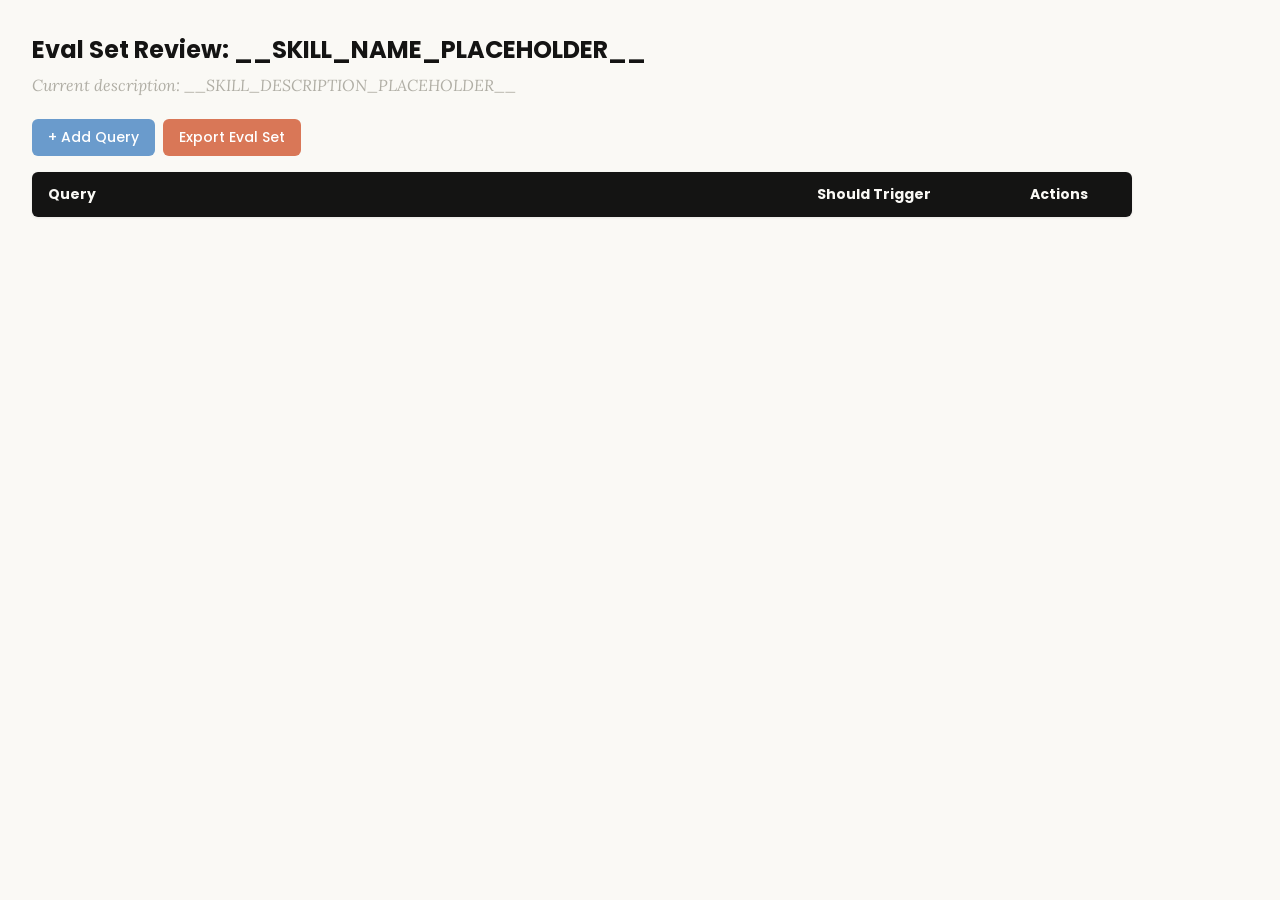
<file: .agents/skills/skill-creator/assets/eval_review.html>
<!DOCTYPE html>
<html lang="en">
<head>
  <meta charset="UTF-8">
  <meta name="viewport" content="width=device-width, initial-scale=1.0">
  <title>Eval Set Review - __SKILL_NAME_PLACEHOLDER__</title>
  <link rel="preconnect" href="https://fonts.googleapis.com">
  <link rel="preconnect" href="https://fonts.gstatic.com" crossorigin>
  <link href="https://fonts.googleapis.com/css2?family=Poppins:wght@500;600&family=Lora:wght@400;500&display=swap" rel="stylesheet">
  <style>
    * { box-sizing: border-box; margin: 0; padding: 0; }
    body { font-family: 'Lora', Georgia, serif; background: #faf9f5; padding: 2rem; color: #141413; }
    h1 { font-family: 'Poppins', sans-serif; margin-bottom: 0.5rem; font-size: 1.5rem; }
    .description { color: #b0aea5; margin-bottom: 1.5rem; font-style: italic; max-width: 900px; }
    .controls { margin-bottom: 1rem; display: flex; gap: 0.5rem; }
    .btn { font-family: 'Poppins', sans-serif; padding: 0.5rem 1rem; border: none; border-radius: 6px; cursor: pointer; font-size: 0.875rem; font-weight: 500; }
    .btn-add { background: #6a9bcc; color: white; }
    .btn-add:hover { background: #5889b8; }
    .btn-export { background: #d97757; color: white; }
    .btn-export:hover { background: #c4613f; }
    table { width: 100%; max-width: 1100px; border-collapse: collapse; background: white; border-radius: 6px; overflow: hidden; box-shadow: 0 1px 3px rgba(0,0,0,0.08); }
    th { font-family: 'Poppins', sans-serif; background: #141413; color: #faf9f5; padding: 0.75rem 1rem; text-align: left; font-size: 0.875rem; }
    td { padding: 0.75rem 1rem; border-bottom: 1px solid #e8e6dc; vertical-align: top; }
    tr:nth-child(even) td { background: #faf9f5; }
    tr:hover td { background: #f3f1ea; }
    .section-header td { background: #e8e6dc; font-family: 'Poppins', sans-serif; font-weight: 500; font-size: 0.8rem; color: #141413; text-transform: uppercase; letter-spacing: 0.05em; }
    .query-input { width: 100%; padding: 0.4rem; border: 1px solid #e8e6dc; border-radius: 4px; font-size: 0.875rem; font-family: 'Lora', Georgia, serif; resize: vertical; min-height: 60px; }
    .query-input:focus { outline: none; border-color: #d97757; box-shadow: 0 0 0 2px rgba(217,119,87,0.15); }
    .toggle { position: relative; display: inline-block; width: 44px; height: 24px; }
    .toggle input { opacity: 0; width: 0; height: 0; }
    .toggle .slider { position: absolute; inset: 0; background: #b0aea5; border-radius: 24px; cursor: pointer; transition: 0.2s; }
    .toggle .slider::before { content: ""; position: absolute; width: 18px; height: 18px; left: 3px; bottom: 3px; background: white; border-radius: 50%; transition: 0.2s; }
    .toggle input:checked + .slider { background: #d97757; }
    .toggle input:checked + .slider::before { transform: translateX(20px); }
    .btn-delete { background: #c44; color: white; padding: 0.3rem 0.6rem; border: none; border-radius: 4px; cursor: pointer; font-size: 0.75rem; font-family: 'Poppins', sans-serif; }
    .btn-delete:hover { background: #a33; }
    .summary { margin-top: 1rem; color: #b0aea5; font-size: 0.875rem; }
  </style>
</head>
<body>
  <h1>Eval Set Review: <span id="skill-name">__SKILL_NAME_PLACEHOLDER__</span></h1>
  <p class="description">Current description: <span id="skill-desc">__SKILL_DESCRIPTION_PLACEHOLDER__</span></p>

  <div class="controls">
    <button class="btn btn-add" onclick="addRow()">+ Add Query</button>
    <button class="btn btn-export" onclick="exportEvalSet()">Export Eval Set</button>
  </div>

  <table>
    <thead>
      <tr>
        <th style="width:65%">Query</th>
        <th style="width:18%">Should Trigger</th>
        <th style="width:10%">Actions</th>
      </tr>
    </thead>
    <tbody id="eval-body"></tbody>
  </table>

  <p class="summary" id="summary"></p>

  <script>
    const EVAL_DATA = __EVAL_DATA_PLACEHOLDER__;

    let evalItems = [...EVAL_DATA];

    function render() {
      const tbody = document.getElementById('eval-body');
      tbody.innerHTML = '';

      // Sort: should-trigger first, then should-not-trigger
      const sorted = evalItems
        .map((item, origIdx) => ({ ...item, origIdx }))
        .sort((a, b) => (b.should_trigger ? 1 : 0) - (a.should_trigger ? 1 : 0));

      let lastGroup = null;
      sorted.forEach(item => {
        const group = item.should_trigger ? 'trigger' : 'no-trigger';
        if (group !== lastGroup) {
          const headerRow = document.createElement('tr');
          headerRow.className = 'section-header';
          headerRow.innerHTML = `<td colspan="3">${item.should_trigger ? 'Should Trigger' : 'Should NOT Trigger'}</td>`;
          tbody.appendChild(headerRow);
          lastGroup = group;
        }

        const idx = item.origIdx;
        const tr = document.createElement('tr');
        tr.innerHTML = `
          <td><textarea class="query-input" onchange="updateQuery(${idx}, this.value)">${escapeHtml(item.query)}</textarea></td>
          <td>
            <label class="toggle">
              <input type="checkbox" ${item.should_trigger ? 'checked' : ''} onchange="updateTrigger(${idx}, this.checked)">
              <span class="slider"></span>
            </label>
            <span style="margin-left:8px;font-size:0.8rem;color:#b0aea5">${item.should_trigger ? 'Yes' : 'No'}</span>
          </td>
          <td><button class="btn-delete" onclick="deleteRow(${idx})">Delete</button></td>
        `;
        tbody.appendChild(tr);
      });
      updateSummary();
    }

    function escapeHtml(text) {
      const div = document.createElement('div');
      div.textContent = text;
      return div.innerHTML;
    }

    function updateQuery(idx, value) { evalItems[idx].query = value; updateSummary(); }
    function updateTrigger(idx, value) { evalItems[idx].should_trigger = value; render(); }
    function deleteRow(idx) { evalItems.splice(idx, 1); render(); }

    function addRow() {
      evalItems.push({ query: '', should_trigger: true });
      render();
      const inputs = document.querySelectorAll('.query-input');
      inputs[inputs.length - 1].focus();
    }

    function updateSummary() {
      const trigger = evalItems.filter(i => i.should_trigger).length;
      const noTrigger = evalItems.filter(i => !i.should_trigger).length;
      document.getElementById('summary').textContent =
        `${evalItems.length} queries total: ${trigger} should trigger, ${noTrigger} should not trigger`;
    }

    function exportEvalSet() {
      const valid = evalItems.filter(i => i.query.trim() !== '');
      const data = valid.map(i => ({ query: i.query.trim(), should_trigger: i.should_trigger }));
      const blob = new Blob([JSON.stringify(data, null, 2)], { type: 'application/json' });
      const url = URL.createObjectURL(blob);
      const a = document.createElement('a');
      a.href = url;
      a.download = 'eval_set.json';
      document.body.appendChild(a);
      a.click();
      document.body.removeChild(a);
      URL.revokeObjectURL(url);
    }

    render();
  </script>
</body>
</html>
</file>
